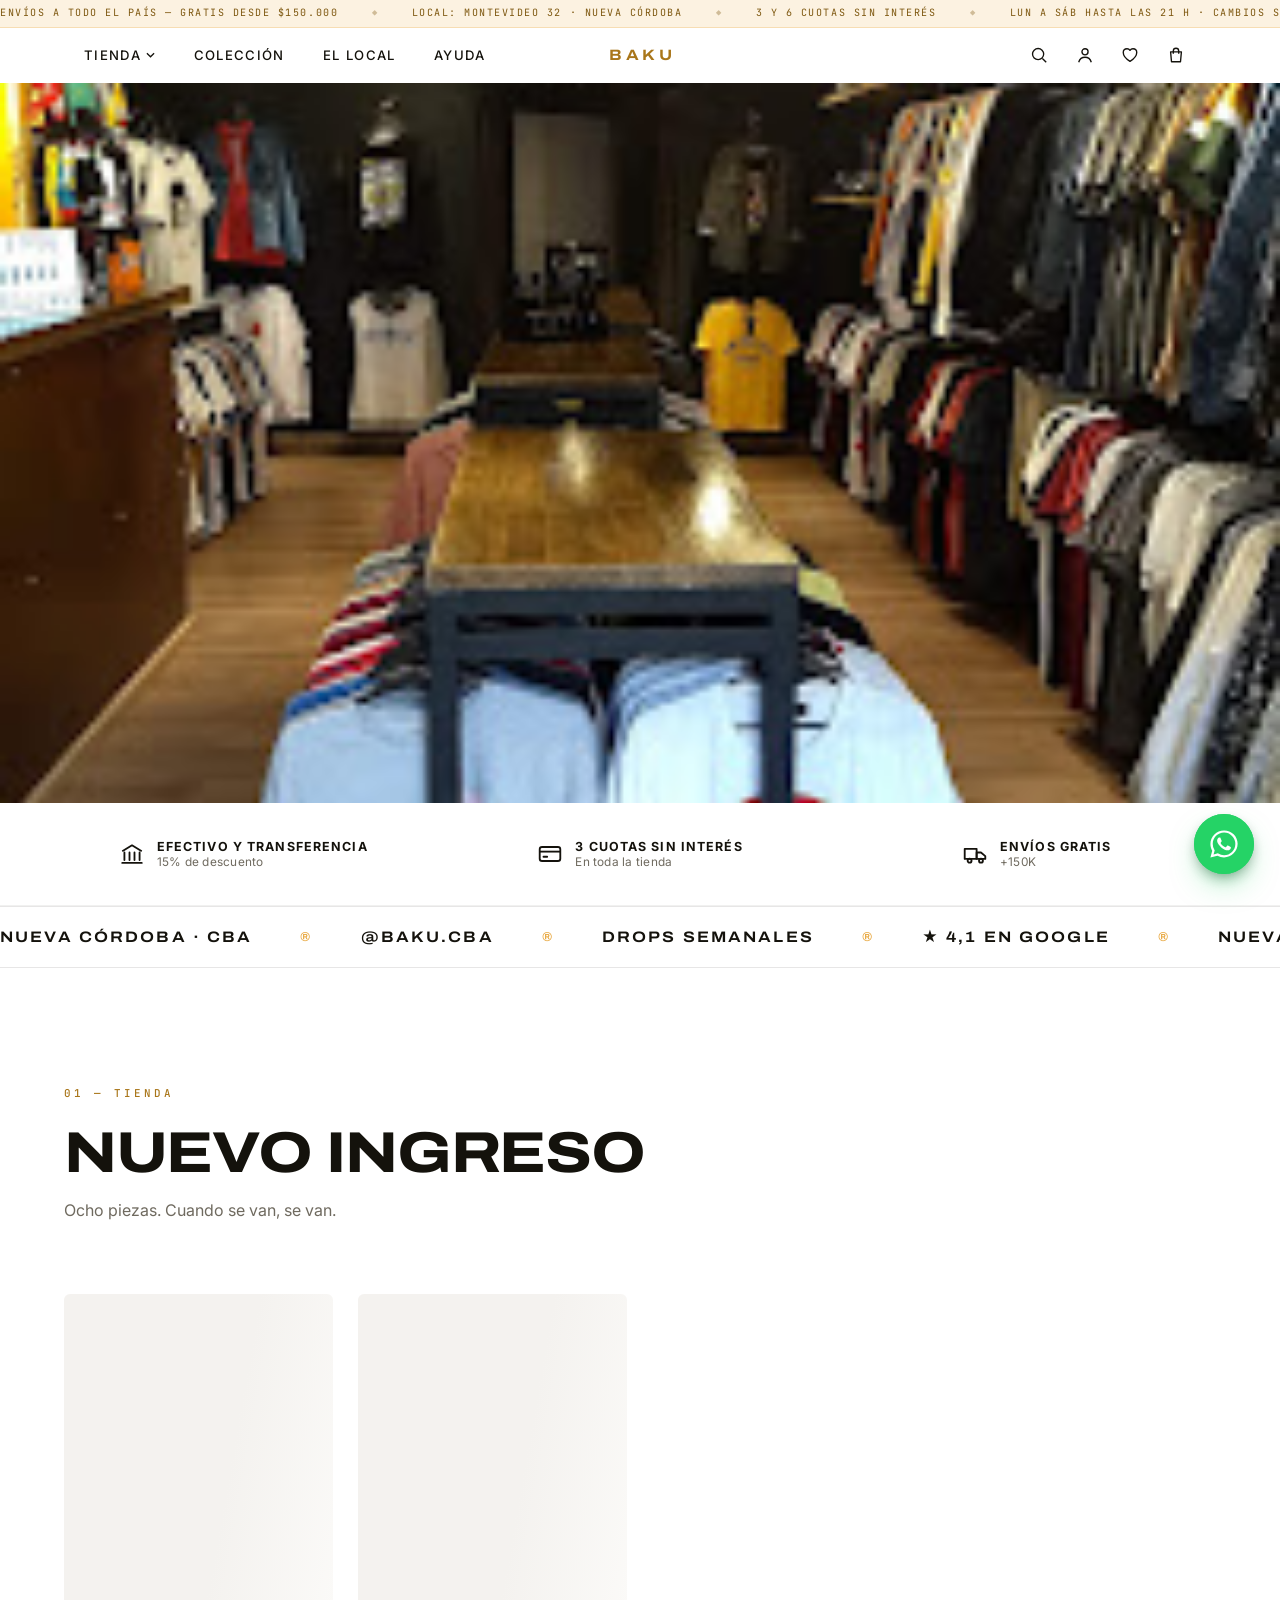
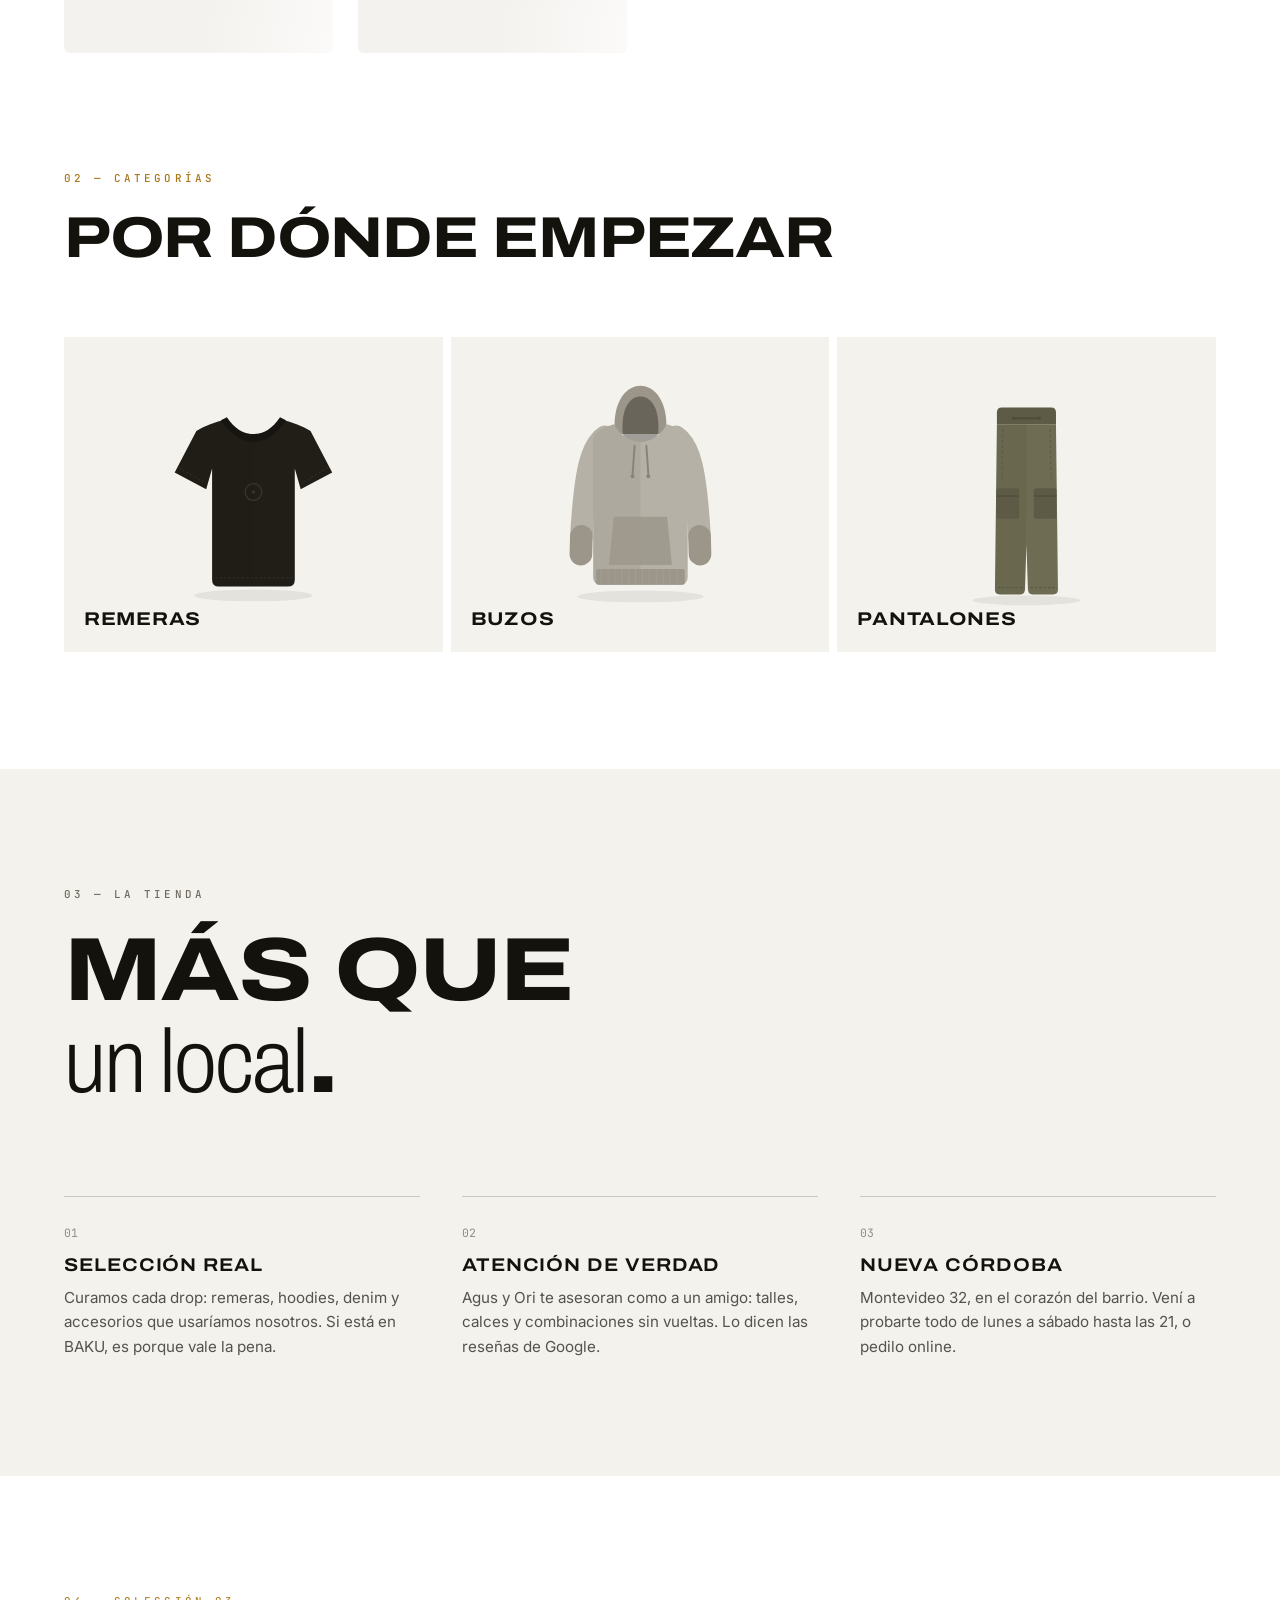
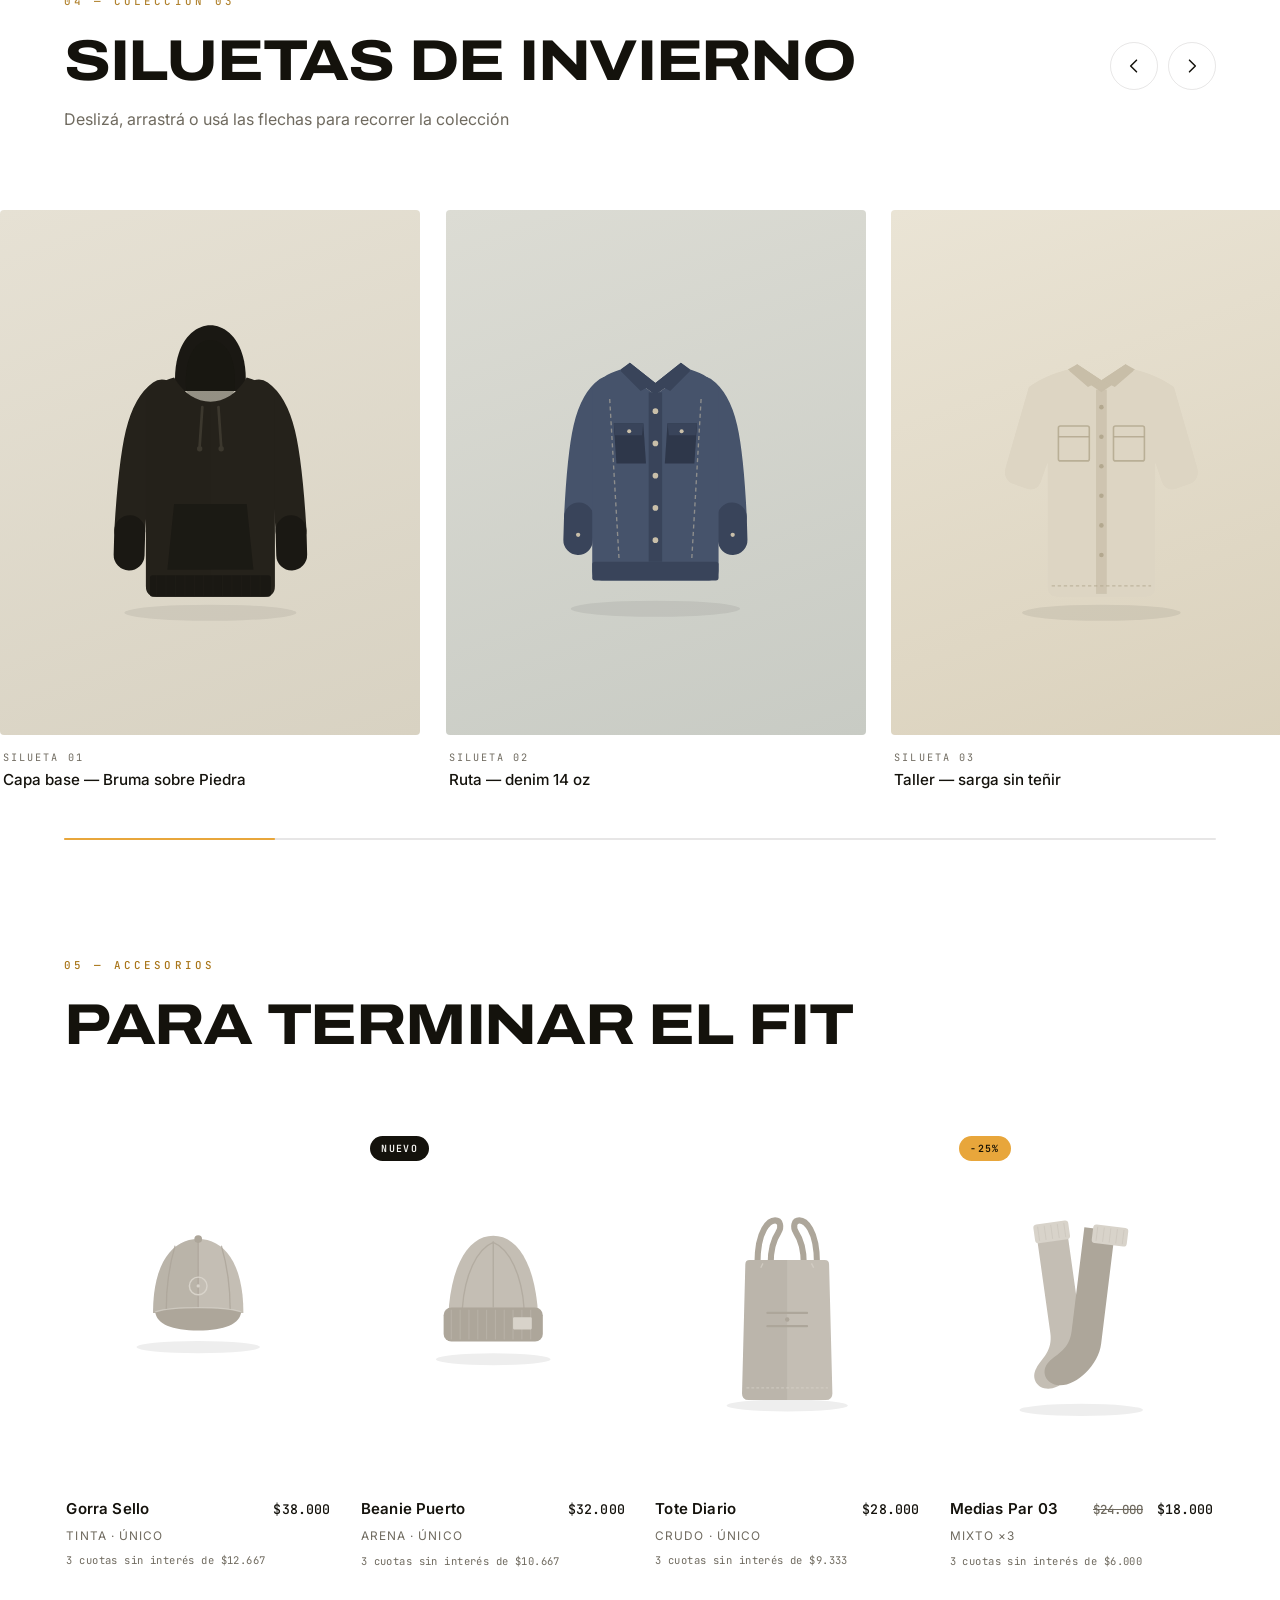
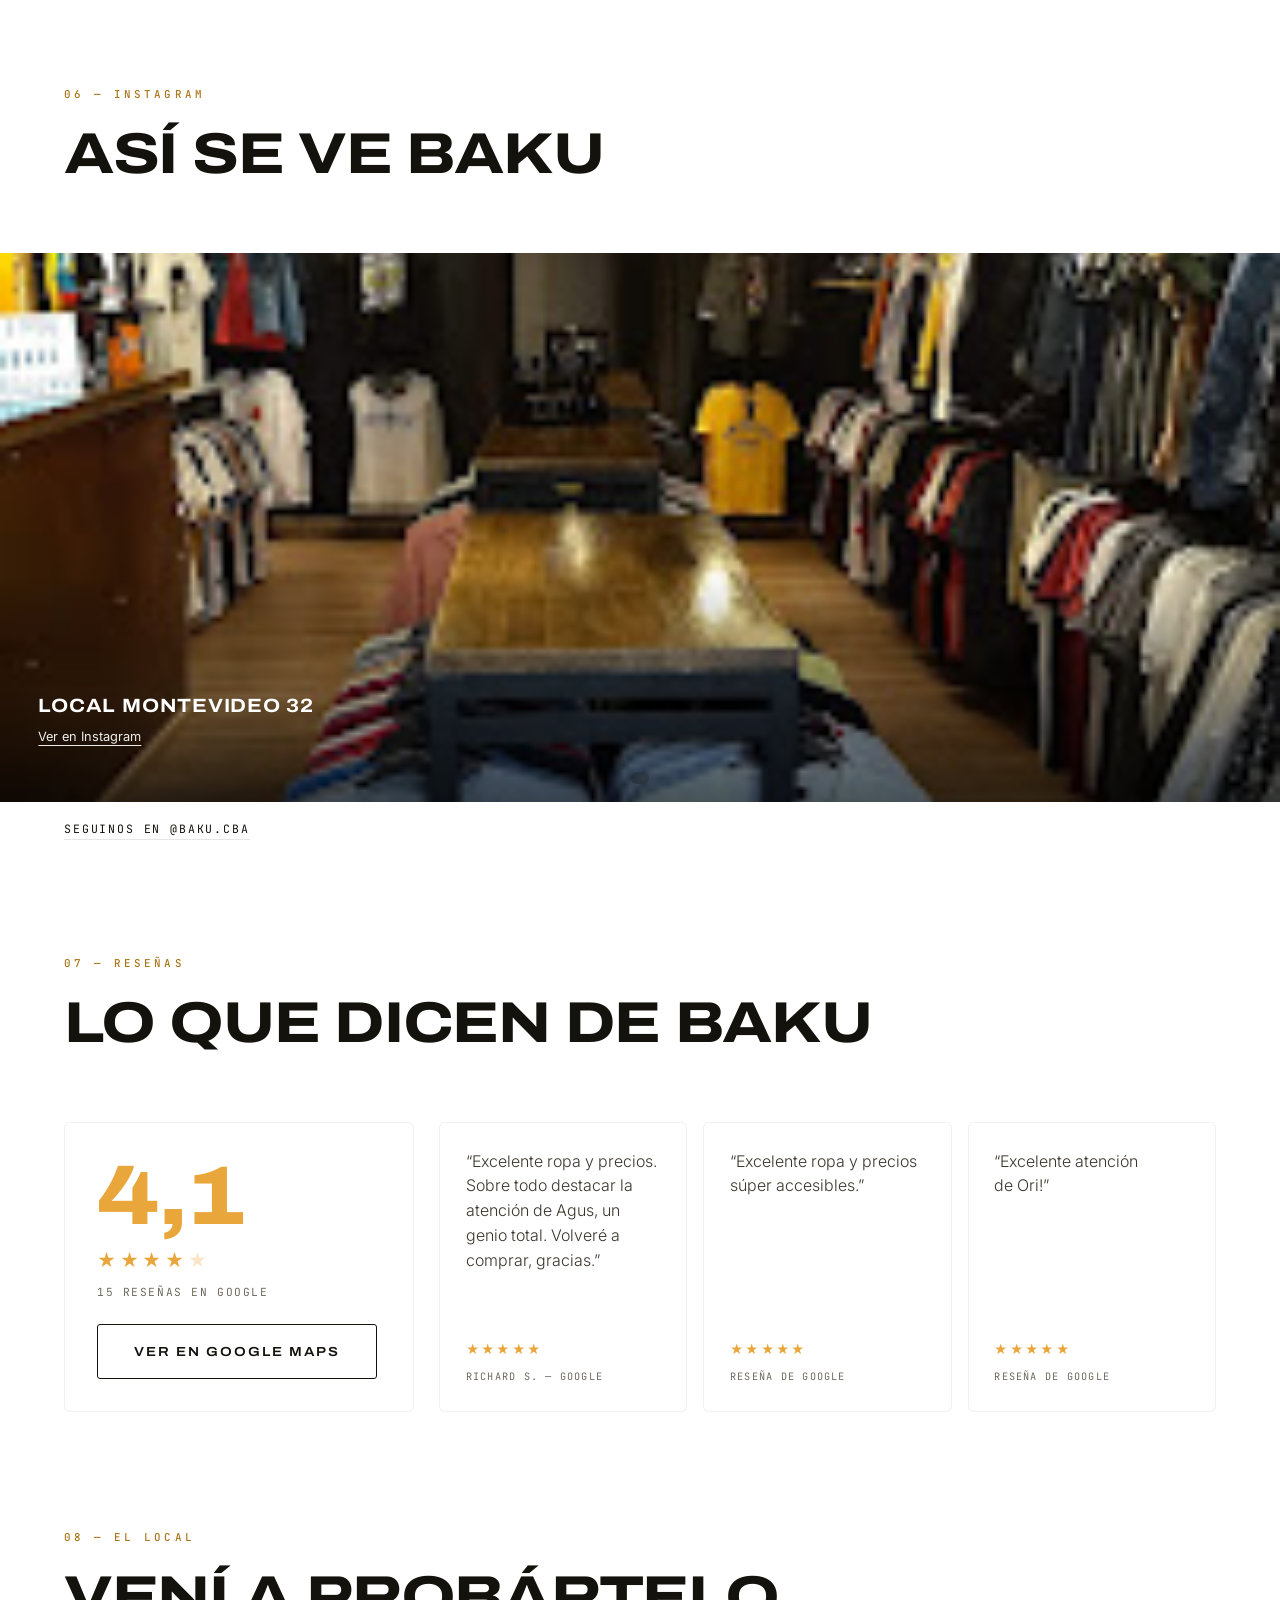
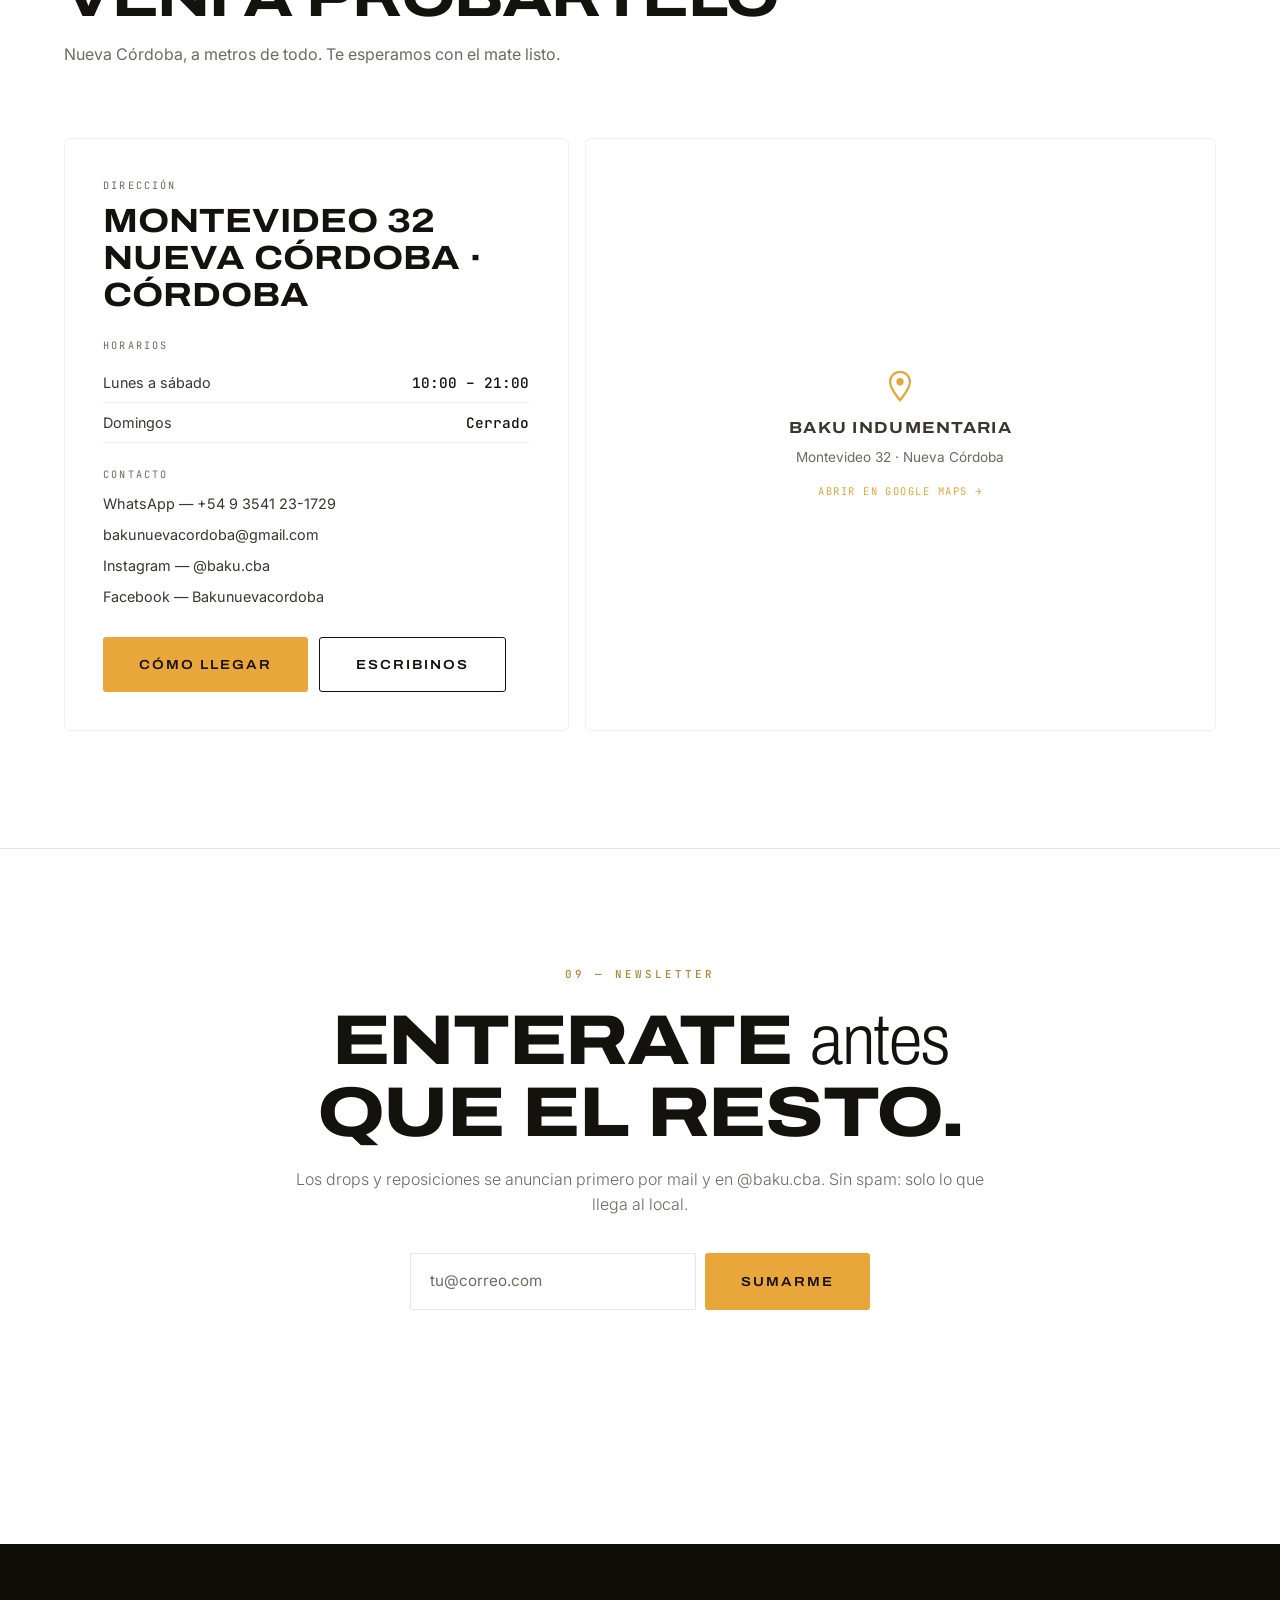
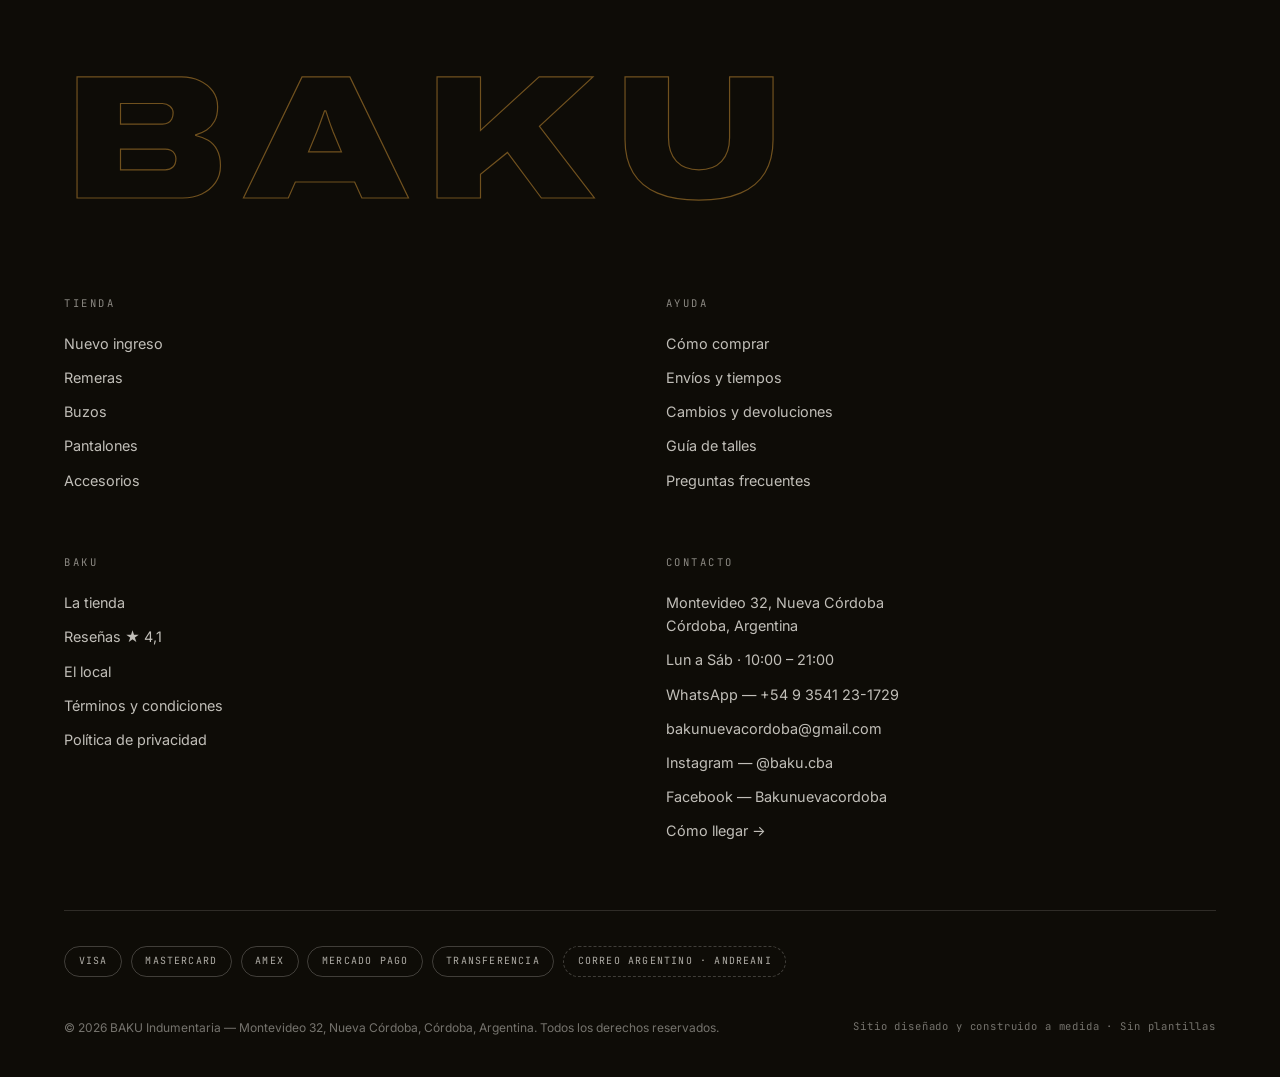
<file: index.html>
<!DOCTYPE html>
<html lang="es" class="no-js">
<head>
  <meta charset="UTF-8">
  <meta name="viewport" content="width=device-width, initial-scale=1.0">
  <title>BAKU Indumentaria — Streetwear masculino en Nueva Córdoba</title>
  <meta name="description" content="BAKU Indumentaria. Streetwear masculino en Nueva Córdoba: remeras, hoodies, denim y accesorios. Local en Montevideo 32, Córdoba — envíos a todo el país.">
  <meta property="og:title" content="BAKU Indumentaria">
  <meta property="og:description" content="Streetwear masculino en Nueva Córdoba. Montevideo 32, Córdoba — envíos a todo el país.">
  <meta property="og:type" content="website">
  <meta name="theme-color" content="#14120C">

  <link rel="icon" href="data:image/svg+xml,%3Csvg xmlns='http://www.w3.org/2000/svg' viewBox='0 0 32 32'%3E%3Ccircle cx='16' cy='16' r='16' fill='%23100E09'/%3E%3Ccircle cx='16' cy='16' r='12.5' fill='none' stroke='%23E8A63B' stroke-width='1.2'/%3E%3Ctext x='16' y='21' font-family='Arial Black,sans-serif' font-size='13' font-weight='900' fill='%23E8A63B' text-anchor='middle'%3EB%3C/text%3E%3C/svg%3E">

  <link rel="preconnect" href="https://fonts.googleapis.com">
  <link rel="preconnect" href="https://fonts.gstatic.com" crossorigin>
  <link rel="stylesheet" href="https://fonts.googleapis.com/css2?family=Archivo:ital,wdth,wght@0,62..125,100..900;1,62..125,100..900&family=Inter:wght@300..600&family=JetBrains+Mono:wght@300..500&display=swap">

  <link rel="preload" as="image" href="assets/img/local-interior.jpg" fetchpriority="high">
  <link rel="stylesheet" href="styles.css?v=20260748_v12">
</head>
<body>

  <a class="skip-link" href="#main">Saltar al contenido</a>

  <!-- ==========================================================
       SPLASH
       ========================================================== -->
  <div class="splash" data-splash aria-hidden="true">
    <div class="splash-mark">
      <span class="splash-word">BAKU</span>
      <span class="splash-sub">Indumentaria · CBA</span>
    </div>
  </div>

  <!-- Barra de progreso de scroll -->
  <div class="scroll-progress" data-progress aria-hidden="true"></div>

  <!-- ==========================================================
       TOP BAR — anuncio en marquee
       ========================================================== -->
  <div class="topbar" aria-hidden="true">
    <div class="topbar-track" data-cms-anuncios>
      <span>Envíos a todo el país — gratis desde $150.000</span><i>◆</i>
      <span>Local: Montevideo 32 · Nueva Córdoba</span><i>◆</i>
      <span>3 y 6 cuotas sin interés</span><i>◆</i>
      <span>Lun a Sáb hasta las 21 h · Cambios sin cargo</span><i>◆</i>
      <span>Envíos a todo el país — gratis desde $150.000</span><i>◆</i>
      <span>Local: Montevideo 32 · Nueva Córdoba</span><i>◆</i>
      <span>3 y 6 cuotas sin interés</span><i>◆</i>
      <span>Lun a Sáb hasta las 21 h · Cambios sin cargo</span><i>◆</i>
    </div>
  </div>

  <!-- ==========================================================
       HEADER
       ========================================================== -->
  <header class="header" data-header>
    <nav class="header-inner" aria-label="Principal">
      <button class="nav-burger" data-burger aria-label="Abrir menú" aria-expanded="false">
        <span></span><span></span>
      </button>

      <ul class="nav-links" role="list">
        <li class="has-mega">
          <a href="#nuevo" data-mega-trigger>Tienda<svg viewBox="0 0 10 6" class="chev" aria-hidden="true"><path d="M1 1l4 4 4-4" fill="none" stroke="currentColor" stroke-width="1.4"/></svg></a>
        </li>
        <li><a href="#lookbook" data-cms="menu_coleccion">Colección</a></li>
        <li><a href="#local" data-cms="menu_local">El Local</a></li>
        <li><a href="#contacto" data-cms="menu_ayuda">Ayuda</a></li>
      </ul>

      <a class="logo" href="#" aria-label="BAKU Indumentaria — inicio">BAKU</a>

      <div class="nav-tools">
        <button class="tool" data-open-search aria-label="Buscar">
          <svg viewBox="0 0 20 20" aria-hidden="true"><circle cx="9" cy="9" r="6.2" fill="none" stroke="currentColor" stroke-width="1.5"/><path d="M13.8 13.8L18 18" stroke="currentColor" stroke-width="1.5"/></svg>
        </button>
        <button class="tool tool-account" data-open-account aria-label="Mi cuenta">
          <svg viewBox="0 0 20 20" aria-hidden="true"><circle cx="10" cy="6.5" r="3.4" fill="none" stroke="currentColor" stroke-width="1.5"/><path d="M3 18c1.2-4 4-5.5 7-5.5s5.8 1.5 7 5.5" fill="none" stroke="currentColor" stroke-width="1.5"/></svg>
        </button>
        <button class="tool" data-open-wishlist aria-label="Favoritos">
          <svg viewBox="0 0 20 20" aria-hidden="true"><path d="M10 17S2.5 12.6 2.5 7.3C2.5 4.8 4.4 3 6.7 3c1.4 0 2.6.7 3.3 1.8C10.7 3.7 11.9 3 13.3 3c2.3 0 4.2 1.8 4.2 4.3C17.5 12.6 10 17 10 17z" fill="none" stroke="currentColor" stroke-width="1.5" stroke-linejoin="round"/></svg>
          <span class="tool-count" data-wish-count hidden>0</span>
        </button>
        <button class="tool" data-open-cart aria-label="Carrito">
          <svg viewBox="0 0 20 20" aria-hidden="true"><path d="M4 6.5h12l-1 11H5l-1-11z" fill="none" stroke="currentColor" stroke-width="1.5" stroke-linejoin="round"/><path d="M7 8.5v-3a3 3 0 016 0v3" fill="none" stroke="currentColor" stroke-width="1.5"/></svg>
          <span class="tool-count" data-cart-count hidden>0</span>
        </button>
      </div>
    </nav>

    <!-- Mega menú -->
    <div class="mega" data-mega aria-hidden="true">
      <div class="mega-inner">
        <div class="mega-col">
          <p class="mega-label">Categorías</p>
          <ul role="list">
            <li><a href="#nuevo">Nuevo ingreso</a></li>
            <li><a href="#categorias">Remeras</a></li>
            <li><a href="#categorias">Buzos &amp; Hoodies</a></li>
            <li><a href="#categorias">Pantalones</a></li>
            <li><a href="#accesorios">Accesorios</a></li>
          </ul>
        </div>
        <div class="mega-col">
          <p class="mega-label">Colecciones</p>
          <ul role="list">
            <li><a href="#lookbook">Colección 03 — Invierno</a></li>
            <li><a href="#lookbook">Básicos permanentes</a></li>
            <li><a href="#nuevo">Últimas unidades</a></li>
          </ul>
        </div>
        <div class="mega-col">
          <p class="mega-label">BAKU</p>
          <ul role="list">
            <li><a href="#studio">La tienda</a></li>
            <li><a href="#resenas">Reseñas ★ 4,1</a></li>
            <li><a href="#local">Cómo llegar</a></li>
          </ul>
        </div>
        <a class="mega-feature" href="producto.html?id=hoodie-bruma-niebla">
          <svg class="mega-feature-art" viewBox="0 0 400 500" style="--g1:#B6B1A6;--g2:#9C968A;--g3:#8A8478" aria-hidden="true"><use href="#g-hoodie"/></svg>
          <span class="mega-feature-tag">Recién llegado</span>
          <span class="mega-feature-name">Hoodie Bruma — Niebla</span>
        </a>
      </div>
    </div>
  </header>

  <!-- Menú móvil -->
  <div class="mobile-menu" data-mobile-menu aria-hidden="true">
    <nav aria-label="Menú móvil">
      <a href="#nuevo">Tienda</a>
      <a href="#categorias">Categorías</a>
      <a href="#lookbook">Colección</a>
      <a href="#local">El Local</a>
      <a href="#contacto">Ayuda</a>
    </nav>
    <p class="mobile-menu-foot">BAKU Indumentaria — Montevideo 32, Nueva Córdoba</p>
  </div>

  <main id="main">

    <!-- ========================================================
         HERO
         ======================================================== -->
    <section class="hero hero-photo" aria-label="Presentación">
      <div class="hero-bg" aria-hidden="true">
        <img src="assets/img/local-interior.jpg" alt="" fetchpriority="high" loading="eager" decoding="async">
        <div class="hero-bg-tint"></div>
      </div>
      <div class="hero-ghost" aria-hidden="true"><span>BAKU</span></div>
      <div class="hero-grain" aria-hidden="true"></div>

      <div class="hero-inner">
        <p class="hero-kicker reveal" data-cms="hero_kicker">Indumentaria masculina · Montevideo 32 · Nueva Córdoba</p>
        <h1 class="hero-title">
          <span class="hero-line"><em data-cms="hero_titulo1">El street</em></span>
          <span class="hero-line"><span data-cms="hero_titulo2">de Córdoba</span><b>.</b></span>
        </h1>
        <p class="hero-sub reveal" data-cms="hero_sub">Remeras, hoodies, denim y accesorios seleccionados. Drops semanales en el local de Nueva Córdoba y envíos a todo el país.</p>
        <div class="hero-actions reveal">
          <a class="btn btn-solid" href="#nuevo" data-cms="hero_btn1_texto" data-cms-link="hero_btn1_link">Ver lo nuevo</a>
          <a class="btn btn-line" href="#lookbook" data-cms="hero_btn2_texto" data-cms-link="hero_btn2_link">Explorar colección</a>
        </div>
      </div>

      <svg class="hero-seal" viewBox="0 0 120 120" aria-hidden="true">
        <defs><path id="seal-ring" d="M60 12a48 48 0 110 96 48 48 0 010-96z"/></defs>
        <text><textPath href="#seal-ring">BAKU INDUMENTARIA · NUEVA CÓRDOBA · MONTEVIDEO 32 ·</textPath></text>
        <circle cx="60" cy="60" r="3" fill="currentColor"/>
      </svg>

      <a class="hero-scroll" href="#ticker" aria-label="Bajar al contenido">
        <span></span>
      </a>
    </section>

    <!-- ========================================================
         BENEFICIOS — franja debajo del banner
         Los textos se editan en el panel (Configuración → Contenido)
         ======================================================== -->
    <section class="perks" aria-label="Beneficios de la tienda">
      <div class="perks-inner">
        <div class="perk">
          <svg class="perk-ico" viewBox="0 0 24 24" aria-hidden="true">
            <path d="M3 9.5L12 4l9 5.5" fill="none" stroke="currentColor" stroke-width="1.7" stroke-linejoin="round"/>
            <path d="M5 10.5v7M9.7 10.5v7M14.3 10.5v7M19 10.5v7" stroke="currentColor" stroke-width="1.7" stroke-linecap="round"/>
            <path d="M3 20.2h18" stroke="currentColor" stroke-width="1.7" stroke-linecap="round"/>
          </svg>
          <div class="perk-txt">
            <strong data-cms="perk1_titulo">Efectivo y transferencia</strong>
            <span data-cms="perk1_sub">15% de descuento</span>
          </div>
        </div>

        <div class="perk">
          <svg class="perk-ico" viewBox="0 0 24 24" aria-hidden="true">
            <rect x="2.5" y="5.5" width="19" height="13" rx="2.2" fill="none" stroke="currentColor" stroke-width="1.7"/>
            <path d="M2.5 9.8h19" stroke="currentColor" stroke-width="1.7"/>
            <path d="M6 14.5h3.4" stroke="currentColor" stroke-width="1.7" stroke-linecap="round"/>
          </svg>
          <div class="perk-txt">
            <strong data-cms="perk2_titulo">3 cuotas sin interés</strong>
            <span data-cms="perk2_sub">En toda la tienda</span>
          </div>
        </div>

        <div class="perk">
          <svg class="perk-ico" viewBox="0 0 24 24" aria-hidden="true">
            <path d="M2.5 7.2h11v9.3h-11z" fill="none" stroke="currentColor" stroke-width="1.7" stroke-linejoin="round"/>
            <path d="M13.5 10.6h4l4 3.4v2.5h-8z" fill="none" stroke="currentColor" stroke-width="1.7" stroke-linejoin="round"/>
            <circle cx="7" cy="18.2" r="1.8" fill="none" stroke="currentColor" stroke-width="1.7"/>
            <circle cx="17.5" cy="18.2" r="1.8" fill="none" stroke="currentColor" stroke-width="1.7"/>
          </svg>
          <div class="perk-txt">
            <strong data-cms="perk3_titulo">Envíos gratis</strong>
            <span data-cms="perk3_sub">+150K</span>
          </div>
        </div>
      </div>
    </section>

    <!-- ========================================================
         TICKER de marca
         ======================================================== -->
    <div class="ticker" id="ticker" aria-hidden="true">
      <div class="ticker-track" data-cms-ticker>
        <span>Nueva Córdoba · CBA</span><i>®</i><span>@baku.cba</span><i>®</i><span>Drops semanales</span><i>®</i><span>★ 4,1 en Google</span><i>®</i>
        <span>Nueva Córdoba · CBA</span><i>®</i><span>@baku.cba</span><i>®</i><span>Drops semanales</span><i>®</i><span>★ 4,1 en Google</span><i>®</i>
      </div>
    </div>

    <!-- ========================================================
         NUEVO INGRESO — grid principal
         ======================================================== -->
    <section class="shop" id="nuevo">
      <header class="section-head reveal">
        <p class="section-kicker">01 — Tienda</p>
        <h2 data-cms="seccion_productos_titulo">Nuevo ingreso</h2>
        <p class="section-note" data-cms="seccion_productos_nota">Ocho piezas. Cuando se van, se van.</p>
      </header>

      <div class="grid" data-grid>
        <!-- Los productos se cargan dinámicamente desde Google Sheets API -->
        <div class="sheets-loading" style="grid-column: 1/-1; text-align: center; padding: 4rem 1rem; color: var(--ink-mute);">
          <p style="font-size: 1.1rem; margin-bottom: 0.5rem;">Cargando catálogo en tiempo real...</p>
        </div>
      </div>
    </section>

    <!-- ========================================================
         CATEGORÍAS
         ======================================================== -->
    <section class="cats" id="categorias">
      <header class="section-head reveal">
        <p class="section-kicker">02 — Categorías</p>
        <h2 data-cms="seccion_categorias_titulo">Por dónde empezar</h2>
      </header>
      <div class="cats-grid">
        <a class="cat reveal" href="#nuevo">
          <svg class="cat-art" viewBox="0 0 400 500" style="--g1:#211E18;--g2:#171511;--g3:#3A362D" aria-hidden="true"><use href="#g-tee"/></svg>
          <div class="cat-meta">
            <span class="cat-name">Remeras</span>
          </div>
        </a>
        <a class="cat reveal" href="#nuevo">
          <svg class="cat-art" viewBox="0 0 400 500" style="--g1:#B6B1A6;--g2:#9C968A;--g3:#8A8478" aria-hidden="true"><use href="#g-hoodie"/></svg>
          <div class="cat-meta">
            <span class="cat-name">Buzos</span>
          </div>
        </a>
        <a class="cat reveal" href="#nuevo">
          <svg class="cat-art" viewBox="0 0 400 500" style="--g1:#6E6C53;--g2:#5D5B45;--g3:#4E4C3A" aria-hidden="true"><use href="#g-pants"/></svg>
          <div class="cat-meta">
            <span class="cat-name">Pantalones</span>
          </div>
        </a>
      </div>
    </section>

    <!-- ========================================================
         STUDIO — manifiesto
         ======================================================== -->
    <section class="studio" id="studio">
      <div class="studio-inner">
        <p class="section-kicker reveal">03 — La tienda</p>
        <h2 class="studio-title" data-cms="studio_titulo">Más que<br><em>un local</em>.</h2>
        <div class="studio-cols">
          <div class="studio-col reveal">
            <span class="studio-num">01</span>
            <h3 data-cms="studio_c1_titulo">Selección real</h3>
            <p data-cms="studio_c1_texto">Curamos cada drop: remeras, hoodies, denim y accesorios que usaríamos nosotros. Si está en BAKU, es porque vale la pena.</p>
          </div>
          <div class="studio-col reveal">
            <span class="studio-num">02</span>
            <h3 data-cms="studio_c2_titulo">Atención de verdad</h3>
            <p data-cms="studio_c2_texto">Agus y Ori te asesoran como a un amigo: talles, calces y combinaciones sin vueltas. Lo dicen las reseñas de Google.</p>
          </div>
          <div class="studio-col reveal">
            <span class="studio-num">03</span>
            <h3 data-cms="studio_c3_titulo">Nueva Córdoba</h3>
            <p data-cms="studio_c3_texto">Montevideo 32, en el corazón del barrio. Vení a probarte todo de lunes a sábado hasta las 21, o pedilo online.</p>
          </div>
        </div>
      </div>
    </section>

    <!-- ========================================================
         LOOKBOOK — scroll horizontal
         ======================================================== -->
    <section class="lookbook" id="lookbook">
      <header class="section-head reveal">
        <div class="look-head">
          <div class="look-head-text">
            <p class="section-kicker">04 — Colección 03</p>
            <h2 data-cms="lookbook_titulo">Siluetas de invierno</h2>
          </div>
          <div class="look-nav" data-look-nav>
            <button class="look-arrow" data-look-prev aria-label="Silueta anterior">
              <svg viewBox="0 0 24 24" aria-hidden="true"><path d="M15 5l-7 7 7 7" fill="none" stroke="currentColor" stroke-width="1.8" stroke-linecap="round" stroke-linejoin="round"/></svg>
            </button>
            <button class="look-arrow" data-look-next aria-label="Silueta siguiente">
              <svg viewBox="0 0 24 24" aria-hidden="true"><path d="M9 5l7 7-7 7" fill="none" stroke="currentColor" stroke-width="1.8" stroke-linecap="round" stroke-linejoin="round"/></svg>
            </button>
          </div>
        </div>
        <p class="section-note" data-cms="lookbook_nota">Deslizá, arrastrá o usá las flechas para recorrer la colección</p>
      </header>

      <div class="look-viewport" data-look-viewport>
        <button class="look-edge look-edge-prev" data-look-prev aria-label="Silueta anterior" tabindex="-1">
          <svg viewBox="0 0 24 24" aria-hidden="true"><path d="M15 5l-7 7 7 7" fill="none" stroke="currentColor" stroke-width="2" stroke-linecap="round" stroke-linejoin="round"/></svg>
        </button>
        <button class="look-edge look-edge-next" data-look-next aria-label="Silueta siguiente" tabindex="-1">
          <svg viewBox="0 0 24 24" aria-hidden="true"><path d="M9 5l7 7-7 7" fill="none" stroke="currentColor" stroke-width="2" stroke-linecap="round" stroke-linejoin="round"/></svg>
        </button>
        <div class="look-track" data-look-track tabindex="0" aria-label="Lookbook, galería horizontal">
        <figure class="look">
          <div class="look-art look-art-a">
            <svg viewBox="0 0 400 500" style="--g1:#25221B;--g2:#1A1813;--g3:#3C382E" aria-hidden="true"><use href="#g-hoodie"/></svg>
          </div>
          <figcaption>
            <span class="look-num">Silueta 01</span>
            <span class="look-name">Capa base — Bruma sobre Piedra</span>
          </figcaption>
        </figure>
        <figure class="look">
          <div class="look-art look-art-b">
            <svg viewBox="0 0 400 500" style="--g1:#46536B;--g2:#39445A;--g3:#2E374A" aria-hidden="true"><use href="#g-jacket"/></svg>
          </div>
          <figcaption>
            <span class="look-num">Silueta 02</span>
            <span class="look-name">Ruta — denim 14 oz</span>
          </figcaption>
        </figure>
        <figure class="look">
          <div class="look-art look-art-c">
            <svg viewBox="0 0 400 500" style="--g1:#DDD5C3;--g2:#C8BEA8;--g3:#B3A88F" aria-hidden="true"><use href="#g-shirt"/></svg>
          </div>
          <figcaption>
            <span class="look-num">Silueta 03</span>
            <span class="look-name">Taller — sarga sin teñir</span>
          </figcaption>
        </figure>
        <figure class="look">
          <div class="look-art look-art-d">
            <svg viewBox="0 0 400 500" style="--g1:#6E6C53;--g2:#5D5B45;--g3:#4E4C3A" aria-hidden="true"><use href="#g-pants"/></svg>
          </div>
          <figcaption>
            <span class="look-num">Silueta 04</span>
            <span class="look-name">Franco — fuelle y caída recta</span>
          </figcaption>
        </figure>
        <figure class="look look-cta">
          <a class="btn btn-line" href="#nuevo">Ver todo →</a>
        </figure>
        </div>
      </div>

      <div class="look-progress" aria-hidden="true"><span data-look-progress></span></div>
    </section>

    <!-- ========================================================
         ACCESORIOS
         ======================================================== -->
    <section class="shop shop-alt" id="accesorios">
      <header class="section-head reveal">
        <p class="section-kicker">05 — Accesorios</p>
        <h2 data-cms="accesorios_titulo">Para terminar el fit</h2>
      </header>

      <div class="grid grid-4">

        <article class="card reveal" data-product="gorra-sello" style="--g1:#24211B;--g2:#191713;--g3:#39352B">
          <div class="card-media">
            <a class="card-link" href="producto.html?id=gorra-sello" aria-label="Ver producto"></a>
            <button class="card-fav" data-fav aria-label="Agregar Gorra Sello a favoritos" aria-pressed="false"><svg viewBox="0 0 20 20"><path d="M10 17S2.5 12.6 2.5 7.3C2.5 4.8 4.4 3 6.7 3c1.4 0 2.6.7 3.3 1.8C10.7 3.7 11.9 3 13.3 3c2.3 0 4.2 1.8 4.2 4.3C17.5 12.6 10 17 10 17z"/></svg></button>
            <div class="card-art">
              <svg class="art art-front" viewBox="0 0 400 500" aria-hidden="true"><use href="#g-cap"/></svg>
              <svg class="art art-back art-flip" viewBox="0 0 400 500" aria-hidden="true"><use href="#g-cap"/></svg>
            </div>
            <div class="card-actions">
              <button class="card-btn" data-quickview>Vista rápida</button>
              <button class="card-btn card-btn-dark" data-add>Agregar</button>
            </div>
          </div>
          <div class="card-info">
            <div class="card-row">
              <h3 class="card-name"><a href="producto.html?id=gorra-sello">Gorra Sello</a></h3>
              <p class="card-price">$38.000</p>
            </div>
            <p class="card-color">Tinta · Único</p>
            <p class="card-cuotas">3 cuotas sin interés de $12.667</p>
          </div>
        </article>

        <article class="card reveal" data-product="beanie-puerto" style="--g1:#C9B99E;--g2:#B2A084;--g3:#A08E71">
          <div class="card-media">
            <a class="card-link" href="producto.html?id=beanie-puerto" aria-label="Ver producto"></a>
            <span class="badge badge-new">Nuevo</span>
            <button class="card-fav" data-fav aria-label="Agregar Beanie Puerto a favoritos" aria-pressed="false"><svg viewBox="0 0 20 20"><path d="M10 17S2.5 12.6 2.5 7.3C2.5 4.8 4.4 3 6.7 3c1.4 0 2.6.7 3.3 1.8C10.7 3.7 11.9 3 13.3 3c2.3 0 4.2 1.8 4.2 4.3C17.5 12.6 10 17 10 17z"/></svg></button>
            <div class="card-art">
              <svg class="art art-front" viewBox="0 0 400 500" aria-hidden="true"><use href="#g-beanie"/></svg>
              <svg class="art art-back art-flip" viewBox="0 0 400 500" aria-hidden="true"><use href="#g-beanie"/></svg>
            </div>
            <div class="card-actions">
              <button class="card-btn" data-quickview>Vista rápida</button>
              <button class="card-btn card-btn-dark" data-add>Agregar</button>
            </div>
          </div>
          <div class="card-info">
            <div class="card-row">
              <h3 class="card-name"><a href="producto.html?id=beanie-puerto">Beanie Puerto</a></h3>
              <p class="card-price">$32.000</p>
            </div>
            <p class="card-color">Arena · Único</p>
            <p class="card-cuotas">3 cuotas sin interés de $10.667</p>
          </div>
        </article>

        <article class="card reveal" data-product="tote-diario" style="--g1:#E0D8C6;--g2:#CBC1AA;--g3:#B7AC92">
          <div class="card-media">
            <a class="card-link" href="producto.html?id=tote-diario" aria-label="Ver producto"></a>
            <button class="card-fav" data-fav aria-label="Agregar Tote Diario a favoritos" aria-pressed="false"><svg viewBox="0 0 20 20"><path d="M10 17S2.5 12.6 2.5 7.3C2.5 4.8 4.4 3 6.7 3c1.4 0 2.6.7 3.3 1.8C10.7 3.7 11.9 3 13.3 3c2.3 0 4.2 1.8 4.2 4.3C17.5 12.6 10 17 10 17z"/></svg></button>
            <div class="card-art">
              <svg class="art art-front" viewBox="0 0 400 500" aria-hidden="true"><use href="#g-tote"/></svg>
              <svg class="art art-back art-flip" viewBox="0 0 400 500" aria-hidden="true"><use href="#g-tote"/></svg>
            </div>
            <div class="card-actions">
              <button class="card-btn" data-quickview>Vista rápida</button>
              <button class="card-btn card-btn-dark" data-add>Agregar</button>
            </div>
          </div>
          <div class="card-info">
            <div class="card-row">
              <h3 class="card-name"><a href="producto.html?id=tote-diario">Tote Diario</a></h3>
              <p class="card-price">$28.000</p>
            </div>
            <p class="card-color">Crudo · Único</p>
            <p class="card-cuotas">3 cuotas sin interés de $9.333</p>
          </div>
        </article>

        <article class="card reveal" data-product="medias-par-03" style="--g1:#E2DBCB;--g2:#26231C;--g3:#C0B096">
          <div class="card-media">
            <a class="card-link" href="producto.html?id=medias-par-03" aria-label="Ver producto"></a>
            <span class="badge badge-sale">−25%</span>
            <button class="card-fav" data-fav aria-label="Agregar Medias Par 03 a favoritos" aria-pressed="false"><svg viewBox="0 0 20 20"><path d="M10 17S2.5 12.6 2.5 7.3C2.5 4.8 4.4 3 6.7 3c1.4 0 2.6.7 3.3 1.8C10.7 3.7 11.9 3 13.3 3c2.3 0 4.2 1.8 4.2 4.3C17.5 12.6 10 17 10 17z"/></svg></button>
            <div class="card-art">
              <svg class="art art-front" viewBox="0 0 400 500" aria-hidden="true"><use href="#g-socks"/></svg>
              <svg class="art art-back art-flip" viewBox="0 0 400 500" aria-hidden="true"><use href="#g-socks"/></svg>
            </div>
            <div class="card-actions">
              <button class="card-btn" data-quickview>Vista rápida</button>
              <button class="card-btn card-btn-dark" data-add>Agregar</button>
            </div>
          </div>
          <div class="card-info">
            <div class="card-row">
              <h3 class="card-name"><a href="producto.html?id=medias-par-03">Medias Par 03</a></h3>
              <p class="card-price"><s>$24.000</s> $18.000</p>
            </div>
            <p class="card-color">Mixto ×3</p>
            <p class="card-cuotas">3 cuotas sin interés de $6.000</p>
          </div>
        </article>

      </div>
    </section>

    <!-- ========================================================
         INSTAGRAM — carrusel de fotos, se cargan desde el panel
         ======================================================== -->
    <section class="ig" id="instagram" aria-label="Fotos de nuestro Instagram">
      <header class="section-head reveal">
        <p class="section-kicker">06 — Instagram</p>
        <h2 data-cms="instagram_titulo">Así se ve BAKU</h2>
      </header>

      <div class="ig-viewport" data-ig>
        <div class="ig-track" data-ig-track>
          <a class="ig-slide" href="https://www.instagram.com/baku.cba/" target="_blank" rel="noopener">
            <img class="ig-photo" src="assets/img/local-interior.jpg" alt="Interior del local de BAKU" loading="lazy">
            <div class="ig-meta">
              <span class="ig-title">Local Montevideo 32</span>
              <span class="ig-link">Ver en Instagram</span>
            </div>
          </a>
        </div>

        <button class="ig-arrow ig-arrow-prev" data-ig-prev aria-label="Foto anterior">
          <svg viewBox="0 0 24 24" aria-hidden="true"><path d="M15 5l-7 7 7 7" fill="none" stroke="currentColor" stroke-width="1.8" stroke-linecap="round" stroke-linejoin="round"/></svg>
        </button>
        <button class="ig-arrow ig-arrow-next" data-ig-next aria-label="Foto siguiente">
          <svg viewBox="0 0 24 24" aria-hidden="true"><path d="M9 5l7 7-7 7" fill="none" stroke="currentColor" stroke-width="1.8" stroke-linecap="round" stroke-linejoin="round"/></svg>
        </button>

        <div class="ig-dots" data-ig-dots aria-hidden="true"></div>
      </div>

      <p class="ig-cta">
        <a href="https://www.instagram.com/baku.cba/" target="_blank" rel="noopener" data-ig-perfil>Seguinos en @baku.cba</a>
      </p>
    </section>

    <!-- ========================================================
         RESEÑAS — Google
         ======================================================== -->
    <section class="reviews" id="resenas">
      <header class="section-head reveal">
        <p class="section-kicker">07 — Reseñas</p>
        <h2 data-cms="reviews_titulo">Lo que dicen de BAKU</h2>
      </header>
      <div class="reviews-inner">
        <div class="reviews-score reveal">
          <span class="score-num" data-cms="reviews_score">4,1</span>
          <span class="score-stars" aria-label="4,1 de 5 estrellas">★★★★<i>★</i></span>
          <span class="score-note" data-cms="reviews_score_nota">15 reseñas en Google</span>
          <a class="btn btn-line" href="https://maps.google.com/?q=BAKU+Indumentaria,+Montevideo+32,+C%C3%B3rdoba" target="_blank" rel="noopener" data-cms-link="reviews_maps_link">Ver en Google Maps</a>
        </div>
        <div class="reviews-grid">
          <blockquote class="review reveal">
            <p data-cms="review1_texto">“Excelente ropa y precios. Sobre todo destacar la atención de Agus, un genio total. Volveré a comprar, gracias.”</p>
            <footer><span class="review-stars">★★★★★</span><cite data-cms="review1_autor">Richard S. — Google</cite></footer>
          </blockquote>
          <blockquote class="review reveal">
            <p data-cms="review2_texto">“Excelente ropa y precios súper accesibles.”</p>
            <footer><span class="review-stars">★★★★★</span><cite data-cms="review2_autor">Reseña de Google</cite></footer>
          </blockquote>
          <blockquote class="review reveal">
            <p data-cms="review3_texto">“Excelente atención de Ori!”</p>
            <footer><span class="review-stars">★★★★★</span><cite data-cms="review3_autor">Reseña de Google</cite></footer>
          </blockquote>
        </div>
      </div>
    </section>

    <!-- ========================================================
         EL LOCAL — dirección, horarios, mapa
         ======================================================== -->
    <section class="local" id="local">
      <header class="section-head reveal">
        <p class="section-kicker">08 — El local</p>
        <h2 data-cms="local_titulo">Vení a probártelo</h2>
        <p class="section-note" data-cms="local_nota">Nueva Córdoba, a metros de todo. Te esperamos con el mate listo.</p>
      </header>
      <div class="local-grid">
        <div class="local-card reveal">
          <p class="local-label">Dirección</p>
          <p class="local-big">Montevideo 32<br>Nueva Córdoba · Córdoba</p>

          <p class="local-label">Horarios</p>
          <ul class="local-hours" role="list">
            <li><span>Lunes a sábado</span><strong>10:00 – 21:00</strong></li>
            <li><span>Domingos</span><strong>Cerrado</strong></li>
          </ul>

          <p class="local-label">Contacto</p>
          <ul class="local-links" role="list">
            <li><a href="https://wa.me/5493541231729" target="_blank" rel="noopener">WhatsApp — +54 9 3541 23-1729</a></li>
            <li><a href="mailto:bakunuevacordoba@gmail.com">bakunuevacordoba@gmail.com</a></li>
            <li><a href="https://www.instagram.com/baku.cba/" target="_blank" rel="noopener">Instagram — @baku.cba</a></li>
            <li><a href="https://www.facebook.com/Bakunuevacordoba/" target="_blank" rel="noopener">Facebook — Bakunuevacordoba</a></li>
          </ul>

          <div class="local-actions">
            <a class="btn btn-solid" href="https://www.google.com/maps/dir/?api=1&destination=BAKU+Indumentaria%2C+Montevideo+32%2C+C%C3%B3rdoba" target="_blank" rel="noopener">Cómo llegar</a>
            <a class="btn btn-line" href="https://wa.me/5493541231729" target="_blank" rel="noopener">Escribinos</a>
          </div>
        </div>
        <div class="local-map reveal">
          <a class="local-map-fallback" href="https://maps.google.com/?q=BAKU+Indumentaria,+Montevideo+32,+C%C3%B3rdoba" target="_blank" rel="noopener">
            <svg viewBox="0 0 24 24" aria-hidden="true"><path d="M12 2a7 7 0 00-7 7c0 5.2 7 13 7 13s7-7.8 7-13a7 7 0 00-7-7z" fill="none" stroke="currentColor" stroke-width="1.6"/><circle cx="12" cy="9" r="2.6" fill="currentColor"/></svg>
            <strong>BAKU Indumentaria</strong>
            <span>Montevideo 32 · Nueva Córdoba</span>
            <em>Abrir en Google Maps →</em>
          </a>
          <iframe src="https://www.google.com/maps?q=BAKU%20Indumentaria%2C%20Montevideo%2032%2C%20Nueva%20C%C3%B3rdoba%2C%20C%C3%B3rdoba%2C%20Argentina&output=embed" loading="lazy" title="Mapa — BAKU Indumentaria, Montevideo 32, Córdoba" referrerpolicy="no-referrer-when-downgrade" allowfullscreen></iframe>
        </div>
      </div>
    </section>

    <!-- ========================================================
         NEWSLETTER
         ======================================================== -->
    <section class="news" id="news">
      <div class="news-inner reveal">
        <p class="section-kicker">09 — Newsletter</p>
        <h2 class="news-title" data-cms="news_titulo">Enterate <em>antes</em> que el resto.</h2>
        <p class="news-sub" data-cms="news_sub">Los drops y reposiciones se anuncian primero por mail y en @baku.cba. Sin spam: solo lo que llega al local.</p>
        <form class="news-form" data-news-form novalidate>
          <label class="sr-only" for="news-email">Tu correo electrónico</label>
          <input id="news-email" type="email" name="email" placeholder="tu@correo.com" autocomplete="email" required>
          <button class="btn btn-solid" type="submit">Sumarme</button>
        </form>
        <p class="news-ok" data-news-ok hidden>Listo. Te escribimos antes del próximo drop ✳</p>
      </div>
    </section>

  </main>

  <!-- ==========================================================
       FOOTER
       ========================================================== -->
  <footer class="footer" id="contacto">
    <div class="footer-brand">
      <span class="footer-logo" aria-hidden="true">BAKU</span>
    </div>

    <div class="footer-grid">
      <div class="footer-col">
        <p class="footer-label" data-cms="footer_col1_label">Tienda</p>
        <ul role="list">
          <li><a href="#nuevo">Nuevo ingreso</a></li>
          <li><a href="#categorias">Remeras</a></li>
          <li><a href="#categorias">Buzos</a></li>
          <li><a href="#categorias">Pantalones</a></li>
          <li><a href="#accesorios">Accesorios</a></li>
        </ul>
      </div>
      <div class="footer-col">
        <p class="footer-label" data-cms="footer_col2_label">Ayuda</p>
        <ul role="list">
          <li><a href="#">Cómo comprar</a></li>
          <li><a href="#">Envíos y tiempos</a></li>
          <li><a href="#">Cambios y devoluciones</a></li>
          <li><a href="#">Guía de talles</a></li>
          <li><a href="#">Preguntas frecuentes</a></li>
        </ul>
      </div>
      <div class="footer-col">
        <p class="footer-label" data-cms="footer_col3_label">BAKU</p>
        <ul role="list">
          <li><a href="#studio">La tienda</a></li>
          <li><a href="#resenas">Reseñas ★ 4,1</a></li>
          <li><a href="#local">El local</a></li>
          <li><a href="#">Términos y condiciones</a></li>
          <li><a href="#">Política de privacidad</a></li>
        </ul>
      </div>
      <div class="footer-col">
        <p class="footer-label" data-cms="footer_col4_label">Contacto</p>
        <ul role="list">
          <li>Montevideo 32, Nueva Córdoba<br>Córdoba, Argentina</li>
          <li>Lun a Sáb · 10:00 – 21:00</li>
          <li><a href="https://wa.me/5493541231729" target="_blank" rel="noopener">WhatsApp — +54 9 3541 23-1729</a></li>
          <li><a href="mailto:bakunuevacordoba@gmail.com">bakunuevacordoba@gmail.com</a></li>
          <li><a href="https://www.instagram.com/baku.cba/" target="_blank" rel="noopener">Instagram — @baku.cba</a></li>
          <li><a href="https://www.facebook.com/Bakunuevacordoba/" target="_blank" rel="noopener">Facebook — Bakunuevacordoba</a></li>
          <li><a href="https://www.google.com/maps/dir/?api=1&destination=BAKU+Indumentaria%2C+Montevideo+32%2C+C%C3%B3rdoba" target="_blank" rel="noopener">Cómo llegar →</a></li>
        </ul>
      </div>
    </div>

    <div class="footer-pay" aria-label="Medios de pago y envío">
      <span class="pay-chip">Visa</span>
      <span class="pay-chip">Mastercard</span>
      <span class="pay-chip">Amex</span>
      <span class="pay-chip">Mercado Pago</span>
      <span class="pay-chip">Transferencia</span>
      <span class="pay-chip pay-chip-ship">Correo Argentino · Andreani</span>
    </div>

    <div class="footer-legal">
      <p>© 2026 BAKU Indumentaria — Montevideo 32, Nueva Córdoba, Córdoba, Argentina. Todos los derechos reservados.</p>
      <p class="footer-note">Sitio diseñado y construido a medida · Sin plantillas</p>
    </div>
  </footer>


  <!-- ==========================================================
       BOTTOM NAV — navegación inferior (solo móvil)
       ========================================================== -->
  <nav class="bottom-nav" aria-label="Navegación inferior">
    <a class="bn-item is-active" href="index.html">
      <svg viewBox="0 0 20 20" aria-hidden="true"><path d="M3 9.5L10 3l7 6.5V17a1 1 0 01-1 1h-4v-5H8v5H4a1 1 0 01-1-1z" fill="none" stroke="currentColor" stroke-width="1.5" stroke-linejoin="round"/></svg>
      <span>Inicio</span>
    </a>
    <button class="bn-item" data-open-search>
      <svg viewBox="0 0 20 20" aria-hidden="true"><circle cx="9" cy="9" r="6.2" fill="none" stroke="currentColor" stroke-width="1.5"/><path d="M13.8 13.8L18 18" stroke="currentColor" stroke-width="1.5"/></svg>
      <span>Buscar</span>
    </button>
    <button class="bn-item" data-open-wishlist>
      <svg viewBox="0 0 20 20" aria-hidden="true"><path d="M10 17S2.5 12.6 2.5 7.3C2.5 4.8 4.4 3 6.7 3c1.4 0 2.6.7 3.3 1.8C10.7 3.7 11.9 3 13.3 3c2.3 0 4.2 1.8 4.2 4.3C17.5 12.6 10 17 10 17z" fill="none" stroke="currentColor" stroke-width="1.5" stroke-linejoin="round"/></svg>
      <span>Favoritos</span>
      <span class="bn-count" data-wish-count hidden>0</span>
    </button>
    <button class="bn-item" data-open-cart>
      <svg viewBox="0 0 20 20" aria-hidden="true"><path d="M4 6.5h12l-1 11H5l-1-11z" fill="none" stroke="currentColor" stroke-width="1.5" stroke-linejoin="round"/><path d="M7 8.5v-3a3 3 0 016 0v3" fill="none" stroke="currentColor" stroke-width="1.5"/></svg>
      <span>Carrito</span>
      <span class="bn-count" data-cart-count hidden>0</span>
    </button>
    <button class="bn-item" data-open-account>
      <svg viewBox="0 0 20 20" aria-hidden="true"><circle cx="10" cy="6.5" r="3.4" fill="none" stroke="currentColor" stroke-width="1.5"/><path d="M3 18c1.2-4 4-5.5 7-5.5s5.8 1.5 7 5.5" fill="none" stroke="currentColor" stroke-width="1.5"/></svg>
      <span>Cuenta</span>
      <span class="bn-dot" data-bn-account-dot hidden></span>
    </button>
  </nav>

  <!-- ==========================================================
       WHATSAPP FLOTANTE
       ========================================================== -->
  <a class="wa-float" href="https://wa.me/5493541231729?text=%C2%A1Hola%20BAKU!%20Quiero%20hacer%20una%20consulta." target="_blank" rel="noopener" aria-label="Escribinos por WhatsApp">
    <span class="wa-float-pulse" aria-hidden="true"></span>
    <span class="wa-float-ico" aria-hidden="true">
      <svg viewBox="0 0 32 32"><path d="M16.02 3.2c-7.06 0-12.8 5.73-12.8 12.79 0 2.25.59 4.45 1.71 6.39L3.2 28.8l6.6-1.72a12.76 12.76 0 006.22 1.59h.01c7.05 0 12.79-5.74 12.79-12.8 0-3.42-1.33-6.63-3.75-9.05a12.7 12.7 0 00-9.05-3.62zm0 23.32h-.01a10.6 10.6 0 01-5.4-1.48l-.39-.23-4.02 1.05 1.07-3.92-.25-.4a10.55 10.55 0 01-1.62-5.63c0-5.86 4.77-10.63 10.64-10.63 2.84 0 5.5 1.11 7.51 3.12a10.55 10.55 0 013.11 7.52c0 5.86-4.77 10.63-10.64 10.63zm5.83-7.96c-.32-.16-1.89-.93-2.18-1.04-.29-.11-.5-.16-.72.16-.21.32-.82 1.04-1.01 1.25-.19.21-.37.24-.69.08-.32-.16-1.35-.5-2.57-1.59-.95-.85-1.59-1.9-1.78-2.22-.19-.32-.02-.49.14-.65.14-.14.32-.37.48-.56.16-.19.21-.32.32-.53.11-.21.05-.4-.03-.56-.08-.16-.72-1.73-.98-2.37-.26-.62-.52-.54-.72-.55l-.61-.01c-.21 0-.56.08-.85.4-.29.32-1.11 1.09-1.11 2.66 0 1.57 1.14 3.08 1.3 3.29.16.21 2.25 3.43 5.44 4.81.76.33 1.35.52 1.81.67.76.24 1.46.21 2 .13.61-.09 1.89-.77 2.15-1.52.27-.75.27-1.38.19-1.52-.08-.14-.29-.21-.61-.37z" fill="currentColor"/></svg>
    </span>
    <span class="wa-float-label">Escribinos</span>
  </a>

  <!-- ==========================================================
       OVERLAYS: búsqueda, carrito, quick view, toast
       ========================================================== -->

  <div class="overlay" data-overlay hidden></div>

  <!-- Búsqueda -->
  <div class="search" data-search aria-hidden="true" role="dialog" aria-label="Buscador">
    <div class="search-bar">
      <svg viewBox="0 0 20 20" aria-hidden="true"><circle cx="9" cy="9" r="6.2" fill="none" stroke="currentColor" stroke-width="1.5"/><path d="M13.8 13.8L18 18" stroke="currentColor" stroke-width="1.5"/></svg>
      <input type="search" data-search-input placeholder="Buscar: hoodie, remera, cargo…" aria-label="Buscar productos">
      <button class="search-close" data-close-search aria-label="Cerrar búsqueda">✕</button>
    </div>
    <p class="search-hint" data-search-hint>Escribí para buscar en el catálogo.</p>
    <div class="search-results" data-search-results></div>
  </div>

  <!-- Carrito / Wishlist drawer -->
  <aside class="drawer" data-drawer aria-hidden="true" role="dialog" aria-label="Carrito">
    <header class="drawer-head">
      <div class="drawer-tabs" role="tablist">
        <button class="drawer-tab is-active" data-tab="cart" role="tab" aria-selected="true">Carrito <span data-drawer-cart-count>0</span></button>
        <button class="drawer-tab" data-tab="wish" role="tab" aria-selected="false">Favoritos <span data-drawer-wish-count>0</span></button>
      </div>
      <button class="drawer-close" data-close-drawer aria-label="Cerrar">✕</button>
    </header>

    <div class="drawer-body" data-drawer-body>
      <!-- contenido inyectado por main.js -->
    </div>

    <footer class="drawer-foot" data-drawer-foot>
      <div class="drawer-total">
        <span>Subtotal</span>
        <strong data-drawer-total>$0</strong>
      </div>
      <p class="drawer-ship">Envío gratis desde $150.000 — <span data-drawer-ship-note></span></p>
      <button class="btn btn-solid btn-wide" data-checkout>Iniciar compra</button>
    </footer>
  </aside>

  <!-- Quick view -->
  <dialog class="qv" data-qv aria-label="Vista rápida de producto">
    <button class="qv-close" data-close-qv aria-label="Cerrar vista rápida">✕</button>
    <div class="qv-media">
      <svg class="qv-art" viewBox="0 0 400 500" data-qv-art aria-hidden="true"><use href="#g-tee" data-qv-use/></svg>
    </div>
    <div class="qv-info">
      <p class="qv-kicker" data-qv-color>—</p>
      <h3 class="qv-name" data-qv-name>—</h3>
      <p class="qv-price" data-qv-price>—</p>
      <p class="qv-desc" data-qv-desc>—</p>
      <p class="qv-label">Talle</p>
      <div class="qv-sizes" data-qv-sizes></div>
      <button class="btn btn-solid btn-wide" data-qv-add>Agregar al carrito</button>
      <p class="qv-note">Envíos en 24–72 h · Cambios sin cargo</p>
    </div>
  </dialog>

  <!-- Toast -->
  <div class="toast" data-toast role="status" aria-live="polite"></div>

  <!-- ==========================================================
       SPRITE — sistema de arte de prenda (100% original)
       Fichas técnicas vectoriales. Colorway vía --g1/--g2/--g3.
       ========================================================== -->
  <svg width="0" height="0" style="position:absolute" aria-hidden="true">
    <defs>

      <!-- Remera — frente -->
      <symbol id="g-tee" viewBox="0 0 400 500">
        <ellipse cx="200" cy="456" rx="120" ry="12" fill="#17150F" opacity=".07"/>
        <path d="M144 98 C120 104 100 112 84 122 L40 206 L104 240 L116 198 L116 424 Q116 438 130 438 L270 438 Q284 438 284 424 L284 198 L296 240 L360 206 L316 122 C300 112 280 104 256 98 C240 122 218 132 200 132 C182 132 160 122 144 98 Z" fill="var(--g1)"/>
        <path d="M146 94 C162 118 180 128 200 128 C220 128 238 118 254 94 L266 100 C244 134 220 144 200 144 C180 144 156 134 134 100 Z" fill="var(--g2)"/>
        <path d="M116 200 L116 424 Q116 438 130 438 L200 438 L200 132 C182 132 160 122 144 98 C120 104 100 112 84 122 L40 206 L104 240 L116 198 Z" fill="#17150F" opacity=".05"/>
        <line x1="122" y1="420" x2="278" y2="420" stroke="var(--g3)" stroke-width="2" stroke-dasharray="5 4" opacity=".7"/>
        <line x1="48" y1="196" x2="98" y2="226" stroke="var(--g3)" stroke-width="2" stroke-dasharray="5 4" opacity=".7"/>
        <line x1="352" y1="196" x2="302" y2="226" stroke="var(--g3)" stroke-width="2" stroke-dasharray="5 4" opacity=".7"/>
        <circle cx="200" cy="246" r="17" fill="none" stroke="var(--g3)" stroke-width="2.5"/>
        <circle cx="200" cy="246" r="3.2" fill="var(--g3)"/>
      </symbol>

      <!-- Remera — espalda -->
      <symbol id="g-tee-b" viewBox="0 0 400 500">
        <ellipse cx="200" cy="456" rx="120" ry="12" fill="#17150F" opacity=".07"/>
        <path d="M144 98 C120 104 100 112 84 122 L40 206 L104 240 L116 198 L116 424 Q116 438 130 438 L270 438 Q284 438 284 424 L284 198 L296 240 L360 206 L316 122 C300 112 280 104 256 98 C238 108 218 112 200 112 C182 112 162 108 144 98 Z" fill="var(--g1)"/>
        <path d="M148 95 C164 106 182 110 200 110 C218 110 236 106 252 95 L258 102 C238 116 219 120 200 120 C181 120 162 116 142 102 Z" fill="var(--g2)"/>
        <line x1="122" y1="420" x2="278" y2="420" stroke="var(--g3)" stroke-width="2" stroke-dasharray="5 4" opacity=".7"/>
        <rect x="186" y="128" width="28" height="14" rx="2" fill="var(--g2)"/>
        <path d="M120 160 C160 172 240 172 280 160" fill="none" stroke="var(--g3)" stroke-width="2" stroke-dasharray="5 4" opacity=".5"/>
      </symbol>

      <!-- Hoodie — frente -->
      <symbol id="g-hoodie" viewBox="0 0 400 500">
        <ellipse cx="200" cy="458" rx="128" ry="12" fill="#17150F" opacity=".07"/>
        <path d="M128 134 C100 154 88 202 80 336" fill="none" stroke="var(--g1)" stroke-width="46" stroke-linecap="round"/>
        <path d="M80 336 L79 372" fill="none" stroke="var(--g2)" stroke-width="46" stroke-linecap="round"/>
        <path d="M272 134 C300 154 312 202 320 336" fill="none" stroke="var(--g1)" stroke-width="46" stroke-linecap="round"/>
        <path d="M320 336 L321 372" fill="none" stroke="var(--g2)" stroke-width="46" stroke-linecap="round"/>
        <path d="M148 128 C142 58 174 30 200 30 C226 30 258 58 252 128 Z" fill="var(--g2)"/>
        <path d="M164 128 C160 76 178 52 200 52 C222 52 240 76 236 128 C228 142 214 148 200 148 C186 148 172 142 164 128 Z" fill="#17150F" opacity=".38"/>
        <path d="M146 108 C126 114 112 122 104 132 L104 418 Q104 434 120 434 L280 434 Q296 434 296 418 L296 132 C288 122 274 114 254 108 C240 132 220 144 200 144 C180 144 160 132 146 108 Z" fill="var(--g1)"/>
        <path d="M104 132 L104 418 Q104 434 120 434 L200 434 L200 144 C180 144 160 132 146 108 C126 114 112 122 104 132 Z" fill="#17150F" opacity=".05"/>
        <rect x="110" y="402" width="180" height="32" rx="4" fill="var(--g2)"/>
        <path d="M120 402 v32 M134 402 v32 M148 402 v32 M162 402 v32 M176 402 v32 M190 402 v32 M204 402 v32 M218 402 v32 M232 402 v32 M246 402 v32 M260 402 v32 M274 402 v32" stroke="var(--g1)" stroke-width="1.4" opacity=".4"/>
        <path d="M146 296 L254 296 L264 394 L136 394 Z" fill="var(--g2)" opacity=".8"/>
        <line x1="188" y1="152" x2="184" y2="210" stroke="var(--g3)" stroke-width="4" stroke-linecap="round"/>
        <line x1="212" y1="152" x2="216" y2="210" stroke="var(--g3)" stroke-width="4" stroke-linecap="round"/>
        <circle cx="184" cy="214" r="4" fill="var(--g3)"/>
        <circle cx="216" cy="214" r="4" fill="var(--g3)"/>
      </symbol>

      <!-- Hoodie — espalda -->
      <symbol id="g-hoodie-b" viewBox="0 0 400 500">
        <ellipse cx="200" cy="458" rx="128" ry="12" fill="#17150F" opacity=".07"/>
        <path d="M128 134 C100 154 88 202 80 336" fill="none" stroke="var(--g1)" stroke-width="46" stroke-linecap="round"/>
        <path d="M80 336 L79 372" fill="none" stroke="var(--g2)" stroke-width="46" stroke-linecap="round"/>
        <path d="M272 134 C300 154 312 202 320 336" fill="none" stroke="var(--g1)" stroke-width="46" stroke-linecap="round"/>
        <path d="M320 336 L321 372" fill="none" stroke="var(--g2)" stroke-width="46" stroke-linecap="round"/>
        <path d="M146 108 C126 114 112 122 104 132 L104 418 Q104 434 120 434 L280 434 Q296 434 296 418 L296 132 C288 122 274 114 254 108 C240 118 220 122 200 122 C180 122 160 118 146 108 Z" fill="var(--g1)"/>
        <path d="M152 118 C148 56 176 30 200 30 C224 30 252 56 248 118 C240 136 222 144 200 144 C178 144 160 136 152 118 Z" fill="var(--g2)"/>
        <rect x="110" y="402" width="180" height="32" rx="4" fill="var(--g2)"/>
        <rect x="184" y="152" width="32" height="15" rx="2" fill="var(--g3)" opacity=".85"/>
      </symbol>

      <!-- Crewneck — frente -->
      <symbol id="g-crew" viewBox="0 0 400 500">
        <ellipse cx="200" cy="458" rx="124" ry="12" fill="#17150F" opacity=".07"/>
        <path d="M132 136 C106 156 96 202 88 326" fill="none" stroke="var(--g1)" stroke-width="42" stroke-linecap="round"/>
        <path d="M88 326 L87 360" fill="none" stroke="var(--g2)" stroke-width="42" stroke-linecap="round"/>
        <path d="M268 136 C294 156 304 202 312 326" fill="none" stroke="var(--g1)" stroke-width="42" stroke-linecap="round"/>
        <path d="M312 326 L313 360" fill="none" stroke="var(--g2)" stroke-width="42" stroke-linecap="round"/>
        <path d="M148 108 C128 114 114 122 106 132 L106 414 Q106 430 122 430 L278 430 Q294 430 294 414 L294 132 C286 122 272 114 252 108 C238 130 220 140 200 140 C182 140 162 130 148 108 Z" fill="var(--g1)"/>
        <path d="M106 132 L106 414 Q106 430 122 430 L200 430 L200 140 C182 140 162 130 148 108 C128 114 114 122 106 132 Z" fill="#17150F" opacity=".05"/>
        <path d="M152 104 C166 126 182 136 200 136 C218 136 234 126 248 104 L260 110 C242 142 222 152 200 152 C178 152 158 142 140 110 Z" fill="var(--g2)"/>
        <rect x="112" y="398" width="176" height="32" rx="4" fill="var(--g2)"/>
        <path d="M122 398 v32 M136 398 v32 M150 398 v32 M164 398 v32 M178 398 v32 M192 398 v32 M206 398 v32 M220 398 v32 M234 398 v32 M248 398 v32 M262 398 v32 M276 398 v32" stroke="var(--g1)" stroke-width="1.4" opacity=".4"/>
        <path d="M170 244 h60 M170 258 h60" stroke="var(--g3)" stroke-width="3" stroke-linecap="round" opacity=".8"/>
      </symbol>

      <!-- Crewneck — espalda -->
      <symbol id="g-crew-b" viewBox="0 0 400 500">
        <ellipse cx="200" cy="458" rx="124" ry="12" fill="#17150F" opacity=".07"/>
        <path d="M132 136 C106 156 96 202 88 326" fill="none" stroke="var(--g1)" stroke-width="42" stroke-linecap="round"/>
        <path d="M88 326 L87 360" fill="none" stroke="var(--g2)" stroke-width="42" stroke-linecap="round"/>
        <path d="M268 136 C294 156 304 202 312 326" fill="none" stroke="var(--g1)" stroke-width="42" stroke-linecap="round"/>
        <path d="M312 326 L313 360" fill="none" stroke="var(--g2)" stroke-width="42" stroke-linecap="round"/>
        <path d="M148 108 C128 114 114 122 106 132 L106 414 Q106 430 122 430 L278 430 Q294 430 294 414 L294 132 C286 122 272 114 252 108 C238 118 220 122 200 122 C182 122 162 118 148 108 Z" fill="var(--g1)"/>
        <path d="M152 105 C167 115 183 119 200 119 C217 119 233 115 248 105 L254 112 C236 125 218 130 200 130 C182 130 164 125 146 112 Z" fill="var(--g2)"/>
        <rect x="112" y="398" width="176" height="32" rx="4" fill="var(--g2)"/>
        <rect x="185" y="138" width="30" height="14" rx="2" fill="var(--g2)"/>
        <path d="M124 172 C162 184 238 184 276 172" fill="none" stroke="var(--g3)" stroke-width="2" stroke-dasharray="5 4" opacity=".5"/>
      </symbol>

      <!-- Camisa — frente -->
      <symbol id="g-shirt" viewBox="0 0 400 500">
        <ellipse cx="200" cy="458" rx="118" ry="12" fill="#17150F" opacity=".07"/>
        <path d="M150 96 C126 102 106 112 92 122 L58 240 C54 252 58 262 68 266 L88 273 C98 277 106 273 110 263 L120 234 L120 420 Q120 434 134 434 L266 434 Q280 434 280 420 L280 234 L290 263 C294 273 302 277 312 273 L332 266 C342 262 346 252 342 240 L308 122 C294 112 274 102 250 96 L200 130 Z" fill="var(--g1)"/>
        <path d="M150 96 L200 130 L250 96 L236 88 L200 112 L164 88 Z" fill="var(--g2)"/>
        <path d="M164 88 L200 112 L180 122 L152 98 Z" fill="var(--g2)"/>
        <path d="M236 88 L200 112 L220 122 L248 98 Z" fill="var(--g2)"/>
        <rect x="192" y="126" width="16" height="304" fill="var(--g2)" opacity=".7"/>
        <circle cx="200" cy="152" r="3.4" fill="var(--g3)"/>
        <circle cx="200" cy="196" r="3.4" fill="var(--g3)"/>
        <circle cx="200" cy="240" r="3.4" fill="var(--g3)"/>
        <circle cx="200" cy="284" r="3.4" fill="var(--g3)"/>
        <circle cx="200" cy="328" r="3.4" fill="var(--g3)"/>
        <circle cx="200" cy="372" r="3.4" fill="var(--g3)"/>
        <rect x="136" y="180" width="46" height="52" rx="3" fill="none" stroke="var(--g3)" stroke-width="2.4" opacity=".85"/>
        <rect x="218" y="180" width="46" height="52" rx="3" fill="none" stroke="var(--g3)" stroke-width="2.4" opacity=".85"/>
        <path d="M136 196 h46 M218 196 h46" stroke="var(--g3)" stroke-width="2.4" opacity=".85"/>
        <line x1="126" y1="418" x2="274" y2="418" stroke="var(--g3)" stroke-width="2" stroke-dasharray="5 4" opacity=".7"/>
      </symbol>

      <!-- Camisa — espalda -->
      <symbol id="g-shirt-b" viewBox="0 0 400 500">
        <ellipse cx="200" cy="458" rx="118" ry="12" fill="#17150F" opacity=".07"/>
        <path d="M150 96 C126 102 106 112 92 122 L58 240 C54 252 58 262 68 266 L88 273 C98 277 106 273 110 263 L120 234 L120 420 Q120 434 134 434 L266 434 Q280 434 280 420 L280 234 L290 263 C294 273 302 277 312 273 L332 266 C342 262 346 252 342 240 L308 122 C294 112 274 102 250 96 C236 106 218 110 200 110 C182 110 164 106 150 96 Z" fill="var(--g1)"/>
        <path d="M154 93 C168 102 184 106 200 106 C216 106 232 102 246 93 L252 100 C236 111 218 116 200 116 C182 116 164 111 148 100 Z" fill="var(--g2)"/>
        <path d="M120 170 C160 182 240 182 280 170" fill="none" stroke="var(--g3)" stroke-width="2.4" opacity=".7"/>
        <line x1="200" y1="178" x2="200" y2="430" stroke="var(--g3)" stroke-width="2" stroke-dasharray="6 5" opacity=".45"/>
        <rect x="186" y="122" width="28" height="13" rx="2" fill="var(--g2)"/>
      </symbol>

      <!-- Campera denim — frente -->
      <symbol id="g-jacket" viewBox="0 0 400 500">
        <ellipse cx="200" cy="452" rx="126" ry="12" fill="#17150F" opacity=".07"/>
        <path d="M130 128 C102 148 92 194 86 316" fill="none" stroke="var(--g1)" stroke-width="44" stroke-linecap="round"/>
        <path d="M86 316 L85 350" fill="none" stroke="var(--g2)" stroke-width="44" stroke-linecap="round"/>
        <circle cx="85" cy="342" r="3.2" fill="#C9BFA9"/>
        <path d="M270 128 C298 148 308 194 314 316" fill="none" stroke="var(--g1)" stroke-width="44" stroke-linecap="round"/>
        <path d="M314 316 L315 350" fill="none" stroke="var(--g2)" stroke-width="44" stroke-linecap="round"/>
        <circle cx="315" cy="342" r="3.2" fill="#C9BFA9"/>
        <path d="M148 96 C128 102 114 112 106 124 L106 396 Q106 410 120 410 L280 410 Q294 410 294 396 L294 124 C286 112 272 102 252 96 L200 134 Z" fill="var(--g1)"/>
        <path d="M148 96 L200 134 L252 96 L238 86 L200 116 L162 86 Z" fill="var(--g2)"/>
        <path d="M162 86 L200 116 L178 128 L148 98 Z M238 86 L200 116 L222 128 L252 98 Z" fill="var(--g2)"/>
        <rect x="190" y="130" width="20" height="252" fill="var(--g2)"/>
        <circle cx="200" cy="158" r="4.2" fill="#C9BFA9"/>
        <circle cx="200" cy="206" r="4.2" fill="#C9BFA9"/>
        <circle cx="200" cy="254" r="4.2" fill="#C9BFA9"/>
        <circle cx="200" cy="302" r="4.2" fill="#C9BFA9"/>
        <circle cx="200" cy="350" r="4.2" fill="#C9BFA9"/>
        <rect x="106" y="382" width="188" height="28" rx="4" fill="var(--g2)"/>
        <path d="M138 176 L182 176 L186 236 L142 236 Z" fill="var(--g3)"/>
        <path d="M138 176 L182 176 L180 194 L140 194 Z" fill="var(--g2)"/>
        <path d="M218 176 L262 176 L258 236 L214 236 Z" fill="var(--g3)"/>
        <path d="M218 176 L262 176 L260 194 L220 194 Z" fill="var(--g2)"/>
        <circle cx="161" cy="188" r="3" fill="#C9BFA9"/>
        <circle cx="239" cy="188" r="3" fill="#C9BFA9"/>
        <path d="M132 140 L146 380 M268 140 L254 380" stroke="#C9BFA9" stroke-width="2" stroke-dasharray="6 5" opacity=".55"/>
      </symbol>

      <!-- Campera denim — espalda -->
      <symbol id="g-jacket-b" viewBox="0 0 400 500">
        <ellipse cx="200" cy="452" rx="126" ry="12" fill="#17150F" opacity=".07"/>
        <path d="M130 128 C102 148 92 194 86 316" fill="none" stroke="var(--g1)" stroke-width="44" stroke-linecap="round"/>
        <path d="M86 316 L85 350" fill="none" stroke="var(--g2)" stroke-width="44" stroke-linecap="round"/>
        <path d="M270 128 C298 148 308 194 314 316" fill="none" stroke="var(--g1)" stroke-width="44" stroke-linecap="round"/>
        <path d="M314 316 L315 350" fill="none" stroke="var(--g2)" stroke-width="44" stroke-linecap="round"/>
        <path d="M148 96 C128 102 114 112 106 124 L106 396 Q106 410 120 410 L280 410 Q294 410 294 396 L294 124 C286 112 272 102 252 96 C238 106 220 110 200 110 C180 110 162 106 148 96 Z" fill="var(--g1)"/>
        <path d="M152 93 C166 102 182 106 200 106 C218 106 234 102 248 93 L254 100 C238 111 220 116 200 116 C180 116 162 111 146 100 Z" fill="var(--g2)"/>
        <rect x="106" y="382" width="188" height="28" rx="4" fill="var(--g2)"/>
        <path d="M118 172 C158 186 242 186 282 172" fill="none" stroke="#C9BFA9" stroke-width="2.2" stroke-dasharray="6 5" opacity=".6"/>
        <line x1="160" y1="186" x2="160" y2="380" stroke="#C9BFA9" stroke-width="2" stroke-dasharray="6 5" opacity=".45"/>
        <line x1="240" y1="186" x2="240" y2="380" stroke="#C9BFA9" stroke-width="2" stroke-dasharray="6 5" opacity=".45"/>
        <rect x="184" y="124" width="32" height="15" rx="2" fill="var(--g3)"/>
      </symbol>

      <!-- Pantalón cargo — frente -->
      <symbol id="g-pants" viewBox="0 0 400 500">
        <ellipse cx="200" cy="466" rx="110" ry="10" fill="#17150F" opacity=".07"/>
        <path d="M140 84 Q140 74 150 74 L250 74 Q260 74 260 84 L260 108 L140 108 Z" fill="var(--g2)"/>
        <path d="M140 108 L136 444 Q136 454 146 454 L188 454 Q196 454 197 444 L204 230 L196 230 L203 444 Q204 454 212 454 L254 454 Q264 454 264 444 L260 108 Z" fill="var(--g1)"/>
        <path d="M140 108 L136 444 Q136 454 146 454 L188 454 Q196 454 197 444 L200 260 L200 108 Z" fill="#17150F" opacity=".05"/>
        <line x1="178" y1="96" x2="222" y2="96" stroke="var(--g3)" stroke-width="4" stroke-linecap="round"/>
        <circle cx="174" cy="96" r="3.4" fill="var(--g3)"/>
        <circle cx="226" cy="96" r="3.4" fill="var(--g3)"/>
        <rect x="139" y="238" width="46" height="62" rx="4" fill="var(--g2)"/>
        <path d="M139 254 h46" stroke="var(--g3)" stroke-width="2.4"/>
        <rect x="215" y="238" width="46" height="62" rx="4" fill="var(--g2)"/>
        <path d="M215 254 h46" stroke="var(--g3)" stroke-width="2.4"/>
        <line x1="142" y1="440" x2="192" y2="440" stroke="var(--g3)" stroke-width="2" stroke-dasharray="5 4" opacity=".7"/>
        <line x1="208" y1="440" x2="258" y2="440" stroke="var(--g3)" stroke-width="2" stroke-dasharray="5 4" opacity=".7"/>
        <path d="M152 118 L150 220 M248 118 L250 220" stroke="var(--g3)" stroke-width="2" stroke-dasharray="6 5" opacity=".5"/>
      </symbol>

      <!-- Pantalón cargo — espalda -->
      <symbol id="g-pants-b" viewBox="0 0 400 500">
        <ellipse cx="200" cy="466" rx="110" ry="10" fill="#17150F" opacity=".07"/>
        <path d="M140 84 Q140 74 150 74 L250 74 Q260 74 260 84 L260 108 L140 108 Z" fill="var(--g2)"/>
        <path d="M140 108 L136 444 Q136 454 146 454 L188 454 Q196 454 197 444 L204 230 L196 230 L203 444 Q204 454 212 454 L254 454 Q264 454 264 444 L260 108 Z" fill="var(--g1)"/>
        <rect x="150" y="130" width="42" height="48" rx="3" fill="var(--g2)"/>
        <rect x="208" y="130" width="42" height="48" rx="3" fill="var(--g2)"/>
        <path d="M140 120 C170 130 230 130 260 120" fill="none" stroke="var(--g3)" stroke-width="2.2" stroke-dasharray="5 4" opacity=".6"/>
        <rect x="186" y="80" width="28" height="14" rx="2" fill="var(--g3)"/>
      </symbol>

      <!-- Gorra -->
      <symbol id="g-cap" viewBox="0 0 400 500">
        <ellipse cx="200" cy="330" rx="112" ry="11" fill="#17150F" opacity=".07"/>
        <path d="M118 268 C118 176 154 134 200 134 C246 134 282 176 282 268 Z" fill="var(--g1)"/>
        <path d="M200 134 C154 134 118 176 118 268 L200 268 Z" fill="#17150F" opacity=".06"/>
        <path d="M200 138 C200 176 200 230 200 264 M158 146 C148 180 142 224 142 262 M242 146 C252 180 258 224 258 262" fill="none" stroke="var(--g2)" stroke-width="2.4" opacity=".8"/>
        <circle cx="200" cy="134" r="7" fill="var(--g2)"/>
        <path d="M122 266 C156 256 244 256 278 266 C276 288 248 300 200 300 C152 300 124 288 122 266 Z" fill="var(--g2)"/>
        <path d="M122 266 C156 256 244 256 278 266" fill="none" stroke="var(--g3)" stroke-width="2.4" opacity=".7"/>
        <circle cx="200" cy="219" r="16" fill="none" stroke="var(--g3)" stroke-width="2.6"/>
        <circle cx="200" cy="219" r="3" fill="var(--g3)"/>
      </symbol>

      <!-- Beanie -->
      <symbol id="g-beanie" viewBox="0 0 400 500">
        <ellipse cx="200" cy="352" rx="104" ry="11" fill="#17150F" opacity=".07"/>
        <path d="M118 318 C114 190 152 128 200 128 C248 128 286 190 282 318 Z" fill="var(--g1)"/>
        <path d="M144 260 C148 200 170 152 200 140 M200 138 L200 258 M256 260 C252 200 230 152 200 140" fill="none" stroke="var(--g2)" stroke-width="2.6" opacity=".7"/>
        <rect x="110" y="258" width="180" height="62" rx="14" fill="var(--g2)"/>
        <path d="M124 262 v54 M140 262 v54 M156 262 v54 M172 262 v54 M188 262 v54 M204 262 v54 M220 262 v54 M236 262 v54 M252 262 v54 M268 262 v54" stroke="var(--g1)" stroke-width="2" opacity=".45"/>
        <rect x="236" y="276" width="34" height="22" rx="2" fill="var(--g3)"/>
      </symbol>

      <!-- Tote -->
      <symbol id="g-tote" viewBox="0 0 400 500">
        <ellipse cx="200" cy="436" rx="110" ry="11" fill="#17150F" opacity=".07"/>
        <path d="M146 178 C146 116 168 100 178 100 C188 100 190 112 184 122 C176 134 170 150 170 178" fill="none" stroke="var(--g2)" stroke-width="11" stroke-linecap="round"/>
        <path d="M254 178 C254 116 232 100 222 100 C212 100 210 112 216 122 C224 134 230 150 230 178" fill="none" stroke="var(--g2)" stroke-width="11" stroke-linecap="round"/>
        <path d="M124 180 Q124 172 132 172 L268 172 Q276 172 276 180 L282 414 Q282 426 270 426 L130 426 Q118 426 118 414 Z" fill="var(--g1)"/>
        <path d="M124 180 Q124 172 132 172 L200 172 L200 426 L130 426 Q118 426 118 414 Z" fill="#17150F" opacity=".05"/>
        <path d="M126 404 L274 404" stroke="var(--g3)" stroke-width="2" stroke-dasharray="5 4" opacity=".6"/>
        <path d="M152 186 L156 178 M244 178 L248 186" stroke="var(--g3)" stroke-width="2.4" opacity=".7"/>
        <rect x="168" y="264" width="64" height="30" rx="2" fill="none" stroke="var(--g2)" stroke-width="0"/>
        <path d="M164 300 h72" stroke="var(--g2)" stroke-width="0"/>
        <g fill="var(--g2)">
          <rect x="162" y="266" width="76" height="4" rx="2"/>
          <rect x="162" y="290" width="76" height="4" rx="2"/>
        </g>
        <circle cx="200" cy="280" r="4" fill="var(--g2)"/>
      </symbol>

      <!-- Medias -->
      <symbol id="g-socks" viewBox="0 0 400 500">
        <ellipse cx="200" cy="444" rx="112" ry="11" fill="#17150F" opacity=".07"/>
        <g transform="rotate(-8 170 260)">
          <path d="M138 110 L138 300 C138 334 116 344 104 360 C90 378 102 402 128 400 C158 398 194 356 194 316 L194 110 Z" fill="var(--g1)"/>
          <rect x="134" y="102" width="64" height="34" rx="6" fill="var(--g3)"/>
          <path d="M142 106 v26 M154 106 v26 M166 106 v26 M178 106 v26 M190 106 v26" stroke="var(--g1)" stroke-width="1.6" opacity=".5"/>
        </g>
        <g transform="rotate(7 240 260)">
          <path d="M212 118 L212 308 C212 342 234 352 246 368 C260 386 248 410 222 408 C192 406 156 364 156 324 L156 118 Z" fill="var(--g2)" transform="scale(-1,1) translate(-400,0)"/>
          <rect x="204" y="110" width="64" height="34" rx="6" fill="var(--g3)"/>
          <path d="M212 114 v26 M224 114 v26 M236 114 v26 M248 114 v26 M260 114 v26" stroke="var(--g1)" stroke-width="1.6" opacity=".5"/>
        </g>
      </symbol>

    </defs>
  </svg>

  <!-- ==========================================================
       SCRIPTS — IIFE clásicos, sin módulos
       ========================================================== -->
  <script defer src="lib/gsap.min.js"></script>
  <script defer src="lib/ScrollTrigger.min.js"></script>
  <script defer src="lib/auth.js?v=20260723_v5"></script>
  <script defer src="lib/manifest.js?v=20260723_v5"></script>
  <script defer src="main.js?v=20260731_v2"></script>
  <!-- Sincronización con el panel (colores, datos y catálogo desde Supabase) -->
  <script type="module" src="js/store/store-sync.js?v=20260731_v2"></script>
  <script type="module" src="js/store/shop.js?v=20260731_v3"></script>
  <script type="module" src="js/store/account.js?v=20260724"></script>

</body>
</html>
</file>
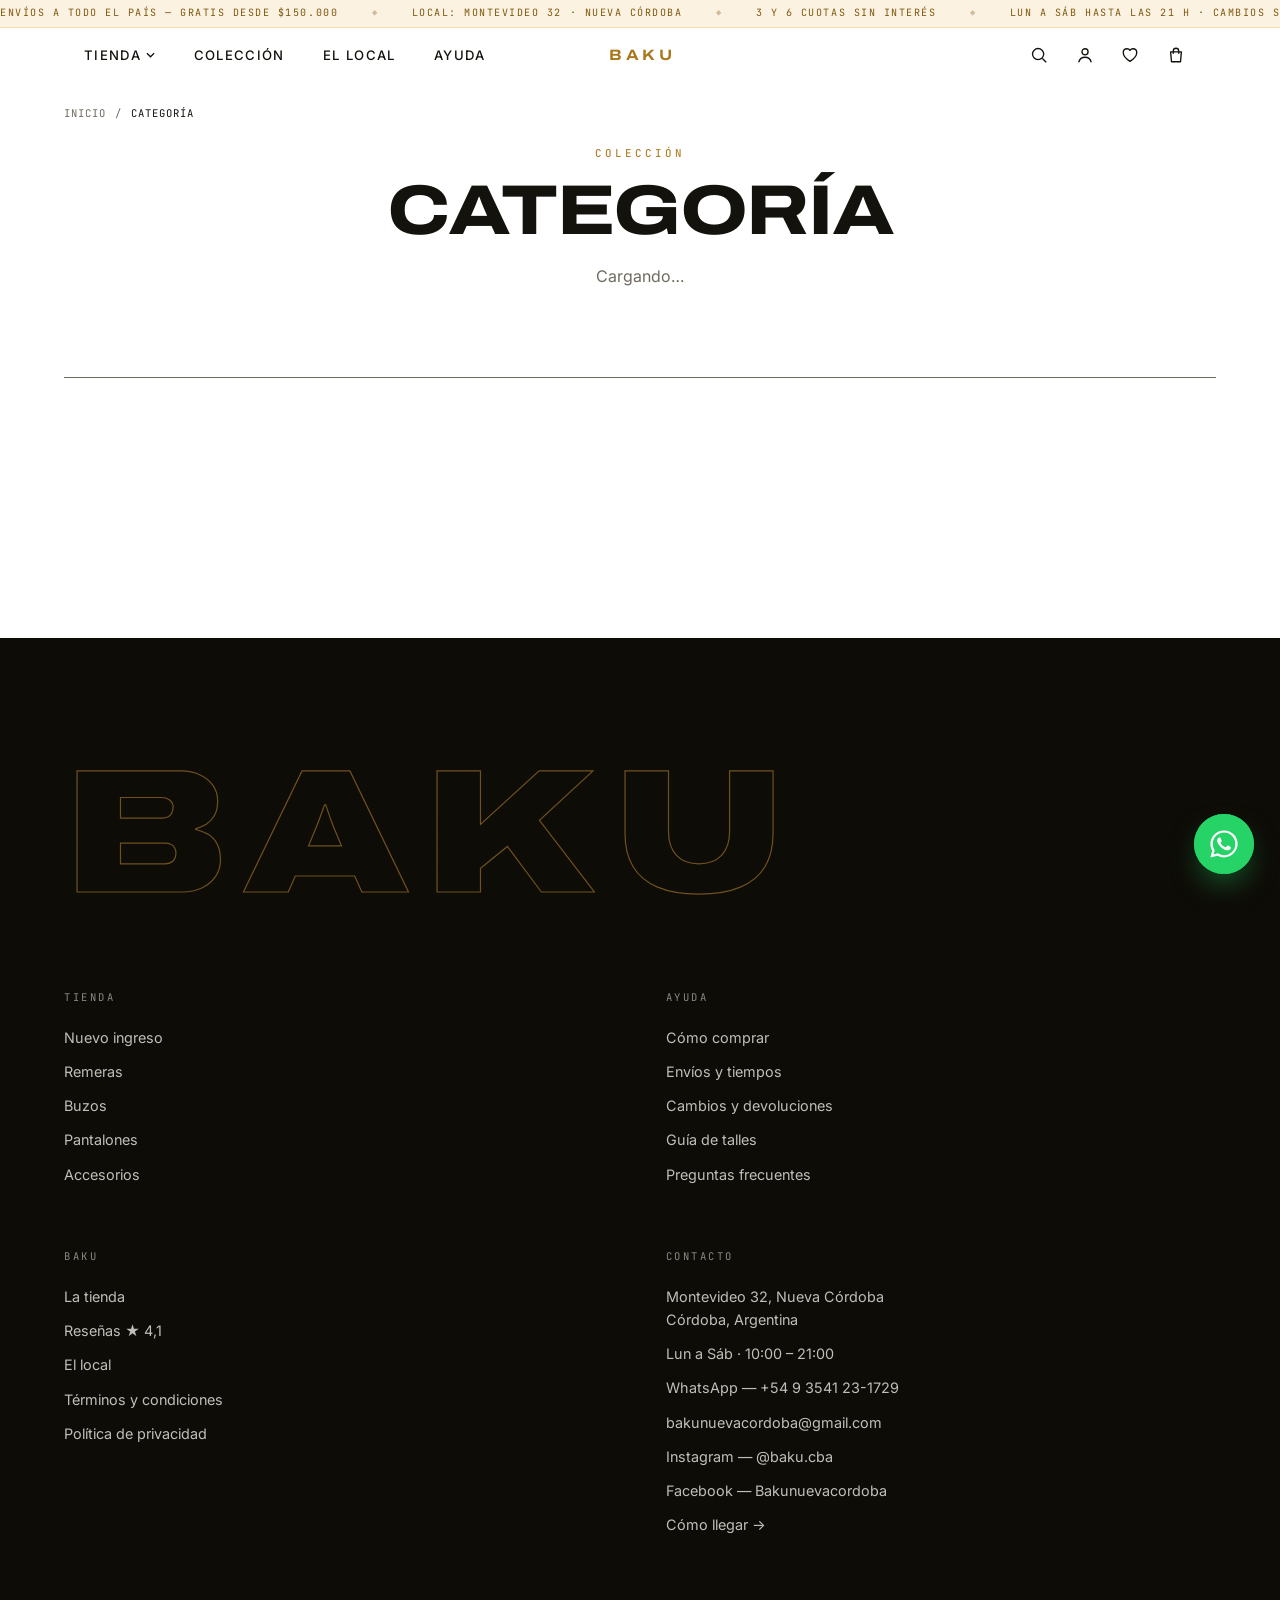
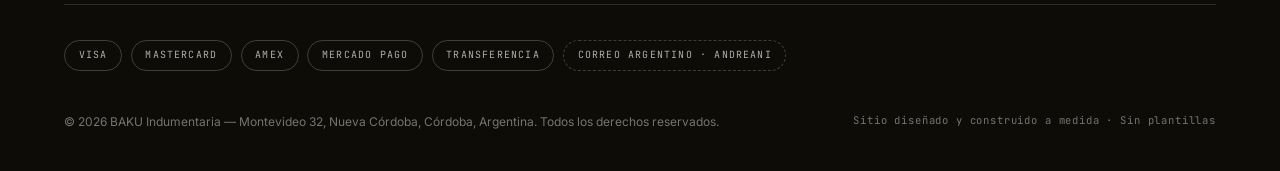
<file: categoria.html>
<!DOCTYPE html>
<html lang="es" class="no-js">
<head>
  <meta charset="UTF-8">
  <meta name="viewport" content="width=device-width, initial-scale=1.0">
  <title>Categoría — BAKU Indumentaria</title>
  <meta name="description" content="Colección BAKU Indumentaria por categoría. Streetwear masculino — Nueva Córdoba.">
  <meta property="og:title" content="BAKU Indumentaria">
  <meta property="og:description" content="Streetwear masculino en Nueva Córdoba. Montevideo 32, Córdoba — envíos a todo el país.">
  <meta property="og:type" content="website">
  <meta name="theme-color" content="#14120C">

  <link rel="icon" href="data:image/svg+xml,%3Csvg xmlns='http://www.w3.org/2000/svg' viewBox='0 0 32 32'%3E%3Ccircle cx='16' cy='16' r='16' fill='%23100E09'/%3E%3Ccircle cx='16' cy='16' r='12.5' fill='none' stroke='%23E8A63B' stroke-width='1.2'/%3E%3Ctext x='16' y='21' font-family='Arial Black,sans-serif' font-size='13' font-weight='900' fill='%23E8A63B' text-anchor='middle'%3EB%3C/text%3E%3C/svg%3E">

  <link rel="preconnect" href="https://fonts.googleapis.com">
  <link rel="preconnect" href="https://fonts.gstatic.com" crossorigin>
  <link rel="stylesheet" href="https://fonts.googleapis.com/css2?family=Archivo:ital,wdth,wght@0,62..125,100..900;1,62..125,100..900&family=Inter:wght@300..600&family=JetBrains+Mono:wght@300..500&display=swap">

  <link rel="preload" as="image" href="assets/img/local-interior.jpg" fetchpriority="high">
  <link rel="stylesheet" href="styles.css?v=20260748_v12">
</head>
<body>

  <a class="skip-link" href="#main">Saltar al contenido</a>
  <div class="scroll-progress" data-progress aria-hidden="true"></div>
  <!-- ==========================================================
       TOP BAR — anuncio en marquee
       ========================================================== -->
  <div class="topbar" aria-hidden="true">
    <div class="topbar-track">
      <span>Envíos a todo el país — gratis desde $150.000</span><i>◆</i>
      <span>Local: Montevideo 32 · Nueva Córdoba</span><i>◆</i>
      <span>3 y 6 cuotas sin interés</span><i>◆</i>
      <span>Lun a Sáb hasta las 21 h · Cambios sin cargo</span><i>◆</i>
      <span>Envíos a todo el país — gratis desde $150.000</span><i>◆</i>
      <span>Local: Montevideo 32 · Nueva Córdoba</span><i>◆</i>
      <span>3 y 6 cuotas sin interés</span><i>◆</i>
      <span>Lun a Sáb hasta las 21 h · Cambios sin cargo</span><i>◆</i>
    </div>
  </div>

  <!-- ==========================================================
       HEADER
       ========================================================== -->
  <header class="header" data-header>
    <nav class="header-inner" aria-label="Principal">
      <button class="nav-burger" data-burger aria-label="Abrir menú" aria-expanded="false">
        <span></span><span></span>
      </button>

      <ul class="nav-links" role="list">
        <li class="has-mega">
          <a href="index.html#nuevo" data-mega-trigger>Tienda<svg viewBox="0 0 10 6" class="chev" aria-hidden="true"><path d="M1 1l4 4 4-4" fill="none" stroke="currentColor" stroke-width="1.4"/></svg></a>
        </li>
        <li><a href="index.html#lookbook">Colección</a></li>
        <li><a href="index.html#local">El Local</a></li>
        <li><a href="index.html#contacto">Ayuda</a></li>
      </ul>

      <a class="logo" href="index.html" aria-label="BAKU Indumentaria — inicio">BAKU</a>

      <div class="nav-tools">
        <button class="tool" data-open-search aria-label="Buscar">
          <svg viewBox="0 0 20 20" aria-hidden="true"><circle cx="9" cy="9" r="6.2" fill="none" stroke="currentColor" stroke-width="1.5"/><path d="M13.8 13.8L18 18" stroke="currentColor" stroke-width="1.5"/></svg>
        </button>
        <button class="tool tool-account" data-open-account aria-label="Mi cuenta">
          <svg viewBox="0 0 20 20" aria-hidden="true"><circle cx="10" cy="6.5" r="3.4" fill="none" stroke="currentColor" stroke-width="1.5"/><path d="M3 18c1.2-4 4-5.5 7-5.5s5.8 1.5 7 5.5" fill="none" stroke="currentColor" stroke-width="1.5"/></svg>
        </button>
        <button class="tool" data-open-wishlist aria-label="Favoritos">
          <svg viewBox="0 0 20 20" aria-hidden="true"><path d="M10 17S2.5 12.6 2.5 7.3C2.5 4.8 4.4 3 6.7 3c1.4 0 2.6.7 3.3 1.8C10.7 3.7 11.9 3 13.3 3c2.3 0 4.2 1.8 4.2 4.3C17.5 12.6 10 17 10 17z" fill="none" stroke="currentColor" stroke-width="1.5" stroke-linejoin="round"/></svg>
          <span class="tool-count" data-wish-count hidden>0</span>
        </button>
        <button class="tool" data-open-cart aria-label="Carrito">
          <svg viewBox="0 0 20 20" aria-hidden="true"><path d="M4 6.5h12l-1 11H5l-1-11z" fill="none" stroke="currentColor" stroke-width="1.5" stroke-linejoin="round"/><path d="M7 8.5v-3a3 3 0 016 0v3" fill="none" stroke="currentColor" stroke-width="1.5"/></svg>
          <span class="tool-count" data-cart-count hidden>0</span>
        </button>
      </div>
    </nav>

    <!-- Mega menú -->
    <div class="mega" data-mega aria-hidden="true">
      <div class="mega-inner">
        <div class="mega-col">
          <p class="mega-label">Categorías</p>
          <ul role="list">
            <li><a href="index.html#nuevo">Nuevo ingreso</a></li>
            <li><a href="index.html#categorias">Remeras</a></li>
            <li><a href="index.html#categorias">Buzos &amp; Hoodies</a></li>
            <li><a href="index.html#categorias">Pantalones</a></li>
            <li><a href="index.html#accesorios">Accesorios</a></li>
          </ul>
        </div>
        <div class="mega-col">
          <p class="mega-label">Colecciones</p>
          <ul role="list">
            <li><a href="index.html#lookbook">Colección 03 — Invierno</a></li>
            <li><a href="index.html#lookbook">Básicos permanentes</a></li>
            <li><a href="index.html#nuevo">Últimas unidades</a></li>
          </ul>
        </div>
        <div class="mega-col">
          <p class="mega-label">BAKU</p>
          <ul role="list">
            <li><a href="index.html#studio">La tienda</a></li>
            <li><a href="index.html#resenas">Reseñas ★ 4,1</a></li>
            <li><a href="index.html#local">Cómo llegar</a></li>
          </ul>
        </div>
        <a class="mega-feature" href="producto.html?id=hoodie-bruma-niebla">
          <svg class="mega-feature-art" viewBox="0 0 400 500" style="--g1:#B6B1A6;--g2:#9C968A;--g3:#8A8478" aria-hidden="true"><use href="#g-hoodie"/></svg>
          <span class="mega-feature-tag">Recién llegado</span>
          <span class="mega-feature-name">Hoodie Bruma — Niebla</span>
        </a>
      </div>
    </div>
  </header>

  <!-- Menú móvil -->
  <div class="mobile-menu" data-mobile-menu aria-hidden="true">
    <nav aria-label="Menú móvil">
      <a href="index.html#nuevo">Tienda</a>
      <a href="index.html#categorias">Categorías</a>
      <a href="index.html#lookbook">Colección</a>
      <a href="index.html#local">El Local</a>
      <a href="index.html#contacto">Ayuda</a>
    </nav>
    <p class="mobile-menu-foot">BAKU Indumentaria — Montevideo 32, Nueva Córdoba</p>
  </div>


  <main id="main" class="cat-page">
    <nav class="crumbs" aria-label="Migas de pan">
      <a href="index.html">Inicio</a>
      <span aria-hidden="true">/</span>
      <span data-cat-name>Categoría</span>
    </nav>
    <header class="section-head cat-page-head">
      <p class="section-kicker" data-cat-kicker>Colección</p>
      <h1 class="cat-page-title" data-cat-title>Categoría</h1>
      <p class="section-note" data-cat-note>Cargando…</p>
    </header>
    <div class="cat-filters" data-cat-filters hidden></div>
    <div class="grid" data-cat-grid></div>
  </main>
  <!-- ==========================================================
       FOOTER
       ========================================================== -->
  <footer class="footer" id="contacto">
    <div class="footer-brand">
      <span class="footer-logo" aria-hidden="true">BAKU</span>
    </div>

    <div class="footer-grid">
      <div class="footer-col">
        <p class="footer-label">Tienda</p>
        <ul role="list">
          <li><a href="index.html#nuevo">Nuevo ingreso</a></li>
          <li><a href="index.html#categorias">Remeras</a></li>
          <li><a href="index.html#categorias">Buzos</a></li>
          <li><a href="index.html#categorias">Pantalones</a></li>
          <li><a href="index.html#accesorios">Accesorios</a></li>
        </ul>
      </div>
      <div class="footer-col">
        <p class="footer-label">Ayuda</p>
        <ul role="list">
          <li><a href="#">Cómo comprar</a></li>
          <li><a href="#">Envíos y tiempos</a></li>
          <li><a href="#">Cambios y devoluciones</a></li>
          <li><a href="#">Guía de talles</a></li>
          <li><a href="#">Preguntas frecuentes</a></li>
        </ul>
      </div>
      <div class="footer-col">
        <p class="footer-label">BAKU</p>
        <ul role="list">
          <li><a href="index.html#studio">La tienda</a></li>
          <li><a href="index.html#resenas">Reseñas ★ 4,1</a></li>
          <li><a href="index.html#local">El local</a></li>
          <li><a href="#">Términos y condiciones</a></li>
          <li><a href="#">Política de privacidad</a></li>
        </ul>
      </div>
      <div class="footer-col">
        <p class="footer-label">Contacto</p>
        <ul role="list">
          <li>Montevideo 32, Nueva Córdoba<br>Córdoba, Argentina</li>
          <li>Lun a Sáb · 10:00 – 21:00</li>
          <li><a href="https://wa.me/5493541231729" target="_blank" rel="noopener">WhatsApp — +54 9 3541 23-1729</a></li>
          <li><a href="mailto:bakunuevacordoba@gmail.com">bakunuevacordoba@gmail.com</a></li>
          <li><a href="https://www.instagram.com/baku.cba/" target="_blank" rel="noopener">Instagram — @baku.cba</a></li>
          <li><a href="https://www.facebook.com/Bakunuevacordoba/" target="_blank" rel="noopener">Facebook — Bakunuevacordoba</a></li>
          <li><a href="https://www.google.com/maps/dir/?api=1&destination=BAKU+Indumentaria%2C+Montevideo+32%2C+C%C3%B3rdoba" target="_blank" rel="noopener">Cómo llegar →</a></li>
        </ul>
      </div>
    </div>

    <div class="footer-pay" aria-label="Medios de pago y envío">
      <span class="pay-chip">Visa</span>
      <span class="pay-chip">Mastercard</span>
      <span class="pay-chip">Amex</span>
      <span class="pay-chip">Mercado Pago</span>
      <span class="pay-chip">Transferencia</span>
      <span class="pay-chip pay-chip-ship">Correo Argentino · Andreani</span>
    </div>

    <div class="footer-legal">
      <p>© 2026 BAKU Indumentaria — Montevideo 32, Nueva Córdoba, Córdoba, Argentina. Todos los derechos reservados.</p>
      <p class="footer-note">Sitio diseñado y construido a medida · Sin plantillas</p>
    </div>
  </footer>


  <!-- ==========================================================
       BOTTOM NAV — navegación inferior (solo móvil)
       ========================================================== -->
  <nav class="bottom-nav" aria-label="Navegación inferior">
    <a class="bn-item is-active" href="index.html">
      <svg viewBox="0 0 20 20" aria-hidden="true"><path d="M3 9.5L10 3l7 6.5V17a1 1 0 01-1 1h-4v-5H8v5H4a1 1 0 01-1-1z" fill="none" stroke="currentColor" stroke-width="1.5" stroke-linejoin="round"/></svg>
      <span>Inicio</span>
    </a>
    <button class="bn-item" data-open-search>
      <svg viewBox="0 0 20 20" aria-hidden="true"><circle cx="9" cy="9" r="6.2" fill="none" stroke="currentColor" stroke-width="1.5"/><path d="M13.8 13.8L18 18" stroke="currentColor" stroke-width="1.5"/></svg>
      <span>Buscar</span>
    </button>
    <button class="bn-item" data-open-wishlist>
      <svg viewBox="0 0 20 20" aria-hidden="true"><path d="M10 17S2.5 12.6 2.5 7.3C2.5 4.8 4.4 3 6.7 3c1.4 0 2.6.7 3.3 1.8C10.7 3.7 11.9 3 13.3 3c2.3 0 4.2 1.8 4.2 4.3C17.5 12.6 10 17 10 17z" fill="none" stroke="currentColor" stroke-width="1.5" stroke-linejoin="round"/></svg>
      <span>Favoritos</span>
      <span class="bn-count" data-wish-count hidden>0</span>
    </button>
    <button class="bn-item" data-open-cart>
      <svg viewBox="0 0 20 20" aria-hidden="true"><path d="M4 6.5h12l-1 11H5l-1-11z" fill="none" stroke="currentColor" stroke-width="1.5" stroke-linejoin="round"/><path d="M7 8.5v-3a3 3 0 016 0v3" fill="none" stroke="currentColor" stroke-width="1.5"/></svg>
      <span>Carrito</span>
      <span class="bn-count" data-cart-count hidden>0</span>
    </button>
    <button class="bn-item" data-open-account>
      <svg viewBox="0 0 20 20" aria-hidden="true"><circle cx="10" cy="6.5" r="3.4" fill="none" stroke="currentColor" stroke-width="1.5"/><path d="M3 18c1.2-4 4-5.5 7-5.5s5.8 1.5 7 5.5" fill="none" stroke="currentColor" stroke-width="1.5"/></svg>
      <span>Cuenta</span>
      <span class="bn-dot" data-bn-account-dot hidden></span>
    </button>
  </nav>

  <!-- ==========================================================
       WHATSAPP FLOTANTE
       ========================================================== -->
  <a class="wa-float" href="https://wa.me/5493541231729?text=%C2%A1Hola%20BAKU!%20Quiero%20hacer%20una%20consulta." target="_blank" rel="noopener" aria-label="Escribinos por WhatsApp">
    <span class="wa-float-pulse" aria-hidden="true"></span>
    <span class="wa-float-ico" aria-hidden="true">
      <svg viewBox="0 0 32 32"><path d="M16.02 3.2c-7.06 0-12.8 5.73-12.8 12.79 0 2.25.59 4.45 1.71 6.39L3.2 28.8l6.6-1.72a12.76 12.76 0 006.22 1.59h.01c7.05 0 12.79-5.74 12.79-12.8 0-3.42-1.33-6.63-3.75-9.05a12.7 12.7 0 00-9.05-3.62zm0 23.32h-.01a10.6 10.6 0 01-5.4-1.48l-.39-.23-4.02 1.05 1.07-3.92-.25-.4a10.55 10.55 0 01-1.62-5.63c0-5.86 4.77-10.63 10.64-10.63 2.84 0 5.5 1.11 7.51 3.12a10.55 10.55 0 013.11 7.52c0 5.86-4.77 10.63-10.64 10.63zm5.83-7.96c-.32-.16-1.89-.93-2.18-1.04-.29-.11-.5-.16-.72.16-.21.32-.82 1.04-1.01 1.25-.19.21-.37.24-.69.08-.32-.16-1.35-.5-2.57-1.59-.95-.85-1.59-1.9-1.78-2.22-.19-.32-.02-.49.14-.65.14-.14.32-.37.48-.56.16-.19.21-.32.32-.53.11-.21.05-.4-.03-.56-.08-.16-.72-1.73-.98-2.37-.26-.62-.52-.54-.72-.55l-.61-.01c-.21 0-.56.08-.85.4-.29.32-1.11 1.09-1.11 2.66 0 1.57 1.14 3.08 1.3 3.29.16.21 2.25 3.43 5.44 4.81.76.33 1.35.52 1.81.67.76.24 1.46.21 2 .13.61-.09 1.89-.77 2.15-1.52.27-.75.27-1.38.19-1.52-.08-.14-.29-.21-.61-.37z" fill="currentColor"/></svg>
    </span>
    <span class="wa-float-label">Escribinos</span>
  </a>

  <!-- ==========================================================
       OVERLAYS: búsqueda, carrito, quick view, toast
       ========================================================== -->

  <div class="overlay" data-overlay hidden></div>

  <!-- Búsqueda -->
  <div class="search" data-search aria-hidden="true" role="dialog" aria-label="Buscador">
    <div class="search-bar">
      <svg viewBox="0 0 20 20" aria-hidden="true"><circle cx="9" cy="9" r="6.2" fill="none" stroke="currentColor" stroke-width="1.5"/><path d="M13.8 13.8L18 18" stroke="currentColor" stroke-width="1.5"/></svg>
      <input type="search" data-search-input placeholder="Buscar: hoodie, remera, cargo…" aria-label="Buscar productos">
      <button class="search-close" data-close-search aria-label="Cerrar búsqueda">✕</button>
    </div>
    <p class="search-hint" data-search-hint>Escribí para buscar en el catálogo.</p>
    <div class="search-results" data-search-results></div>
  </div>

  <!-- Carrito / Wishlist drawer -->
  <aside class="drawer" data-drawer aria-hidden="true" role="dialog" aria-label="Carrito">
    <header class="drawer-head">
      <div class="drawer-tabs" role="tablist">
        <button class="drawer-tab is-active" data-tab="cart" role="tab" aria-selected="true">Carrito <span data-drawer-cart-count>0</span></button>
        <button class="drawer-tab" data-tab="wish" role="tab" aria-selected="false">Favoritos <span data-drawer-wish-count>0</span></button>
      </div>
      <button class="drawer-close" data-close-drawer aria-label="Cerrar">✕</button>
    </header>

    <div class="drawer-body" data-drawer-body>
      <!-- contenido inyectado por main.js -->
    </div>

    <footer class="drawer-foot" data-drawer-foot>
      <div class="drawer-total">
        <span>Subtotal</span>
        <strong data-drawer-total>$0</strong>
      </div>
      <p class="drawer-ship">Envío gratis desde $150.000 — <span data-drawer-ship-note></span></p>
      <button class="btn btn-solid btn-wide" data-checkout>Iniciar compra</button>
    </footer>
  </aside>

  <!-- Quick view -->
  <dialog class="qv" data-qv aria-label="Vista rápida de producto">
    <button class="qv-close" data-close-qv aria-label="Cerrar vista rápida">✕</button>
    <div class="qv-media">
      <svg class="qv-art" viewBox="0 0 400 500" data-qv-art aria-hidden="true"><use href="#g-tee" data-qv-use/></svg>
    </div>
    <div class="qv-info">
      <p class="qv-kicker" data-qv-color>—</p>
      <h3 class="qv-name" data-qv-name>—</h3>
      <p class="qv-price" data-qv-price>—</p>
      <p class="qv-desc" data-qv-desc>—</p>
      <p class="qv-label">Talle</p>
      <div class="qv-sizes" data-qv-sizes></div>
      <button class="btn btn-solid btn-wide" data-qv-add>Agregar al carrito</button>
      <p class="qv-note">Envíos en 24–72 h · Cambios sin cargo</p>
    </div>
  </dialog>

  <!-- Toast -->
  <div class="toast" data-toast role="status" aria-live="polite"></div>

  <!-- ==========================================================
       SPRITE — sistema de arte de prenda (100% original)
       Fichas técnicas vectoriales. Colorway vía --g1/--g2/--g3.
       ========================================================== -->
  <svg width="0" height="0" style="position:absolute" aria-hidden="true">
    <defs>

      <!-- Remera — frente -->
      <symbol id="g-tee" viewBox="0 0 400 500">
        <ellipse cx="200" cy="456" rx="120" ry="12" fill="#17150F" opacity=".07"/>
        <path d="M144 98 C120 104 100 112 84 122 L40 206 L104 240 L116 198 L116 424 Q116 438 130 438 L270 438 Q284 438 284 424 L284 198 L296 240 L360 206 L316 122 C300 112 280 104 256 98 C240 122 218 132 200 132 C182 132 160 122 144 98 Z" fill="var(--g1)"/>
        <path d="M146 94 C162 118 180 128 200 128 C220 128 238 118 254 94 L266 100 C244 134 220 144 200 144 C180 144 156 134 134 100 Z" fill="var(--g2)"/>
        <path d="M116 200 L116 424 Q116 438 130 438 L200 438 L200 132 C182 132 160 122 144 98 C120 104 100 112 84 122 L40 206 L104 240 L116 198 Z" fill="#17150F" opacity=".05"/>
        <line x1="122" y1="420" x2="278" y2="420" stroke="var(--g3)" stroke-width="2" stroke-dasharray="5 4" opacity=".7"/>
        <line x1="48" y1="196" x2="98" y2="226" stroke="var(--g3)" stroke-width="2" stroke-dasharray="5 4" opacity=".7"/>
        <line x1="352" y1="196" x2="302" y2="226" stroke="var(--g3)" stroke-width="2" stroke-dasharray="5 4" opacity=".7"/>
        <circle cx="200" cy="246" r="17" fill="none" stroke="var(--g3)" stroke-width="2.5"/>
        <circle cx="200" cy="246" r="3.2" fill="var(--g3)"/>
      </symbol>

      <!-- Remera — espalda -->
      <symbol id="g-tee-b" viewBox="0 0 400 500">
        <ellipse cx="200" cy="456" rx="120" ry="12" fill="#17150F" opacity=".07"/>
        <path d="M144 98 C120 104 100 112 84 122 L40 206 L104 240 L116 198 L116 424 Q116 438 130 438 L270 438 Q284 438 284 424 L284 198 L296 240 L360 206 L316 122 C300 112 280 104 256 98 C238 108 218 112 200 112 C182 112 162 108 144 98 Z" fill="var(--g1)"/>
        <path d="M148 95 C164 106 182 110 200 110 C218 110 236 106 252 95 L258 102 C238 116 219 120 200 120 C181 120 162 116 142 102 Z" fill="var(--g2)"/>
        <line x1="122" y1="420" x2="278" y2="420" stroke="var(--g3)" stroke-width="2" stroke-dasharray="5 4" opacity=".7"/>
        <rect x="186" y="128" width="28" height="14" rx="2" fill="var(--g2)"/>
        <path d="M120 160 C160 172 240 172 280 160" fill="none" stroke="var(--g3)" stroke-width="2" stroke-dasharray="5 4" opacity=".5"/>
      </symbol>

      <!-- Hoodie — frente -->
      <symbol id="g-hoodie" viewBox="0 0 400 500">
        <ellipse cx="200" cy="458" rx="128" ry="12" fill="#17150F" opacity=".07"/>
        <path d="M128 134 C100 154 88 202 80 336" fill="none" stroke="var(--g1)" stroke-width="46" stroke-linecap="round"/>
        <path d="M80 336 L79 372" fill="none" stroke="var(--g2)" stroke-width="46" stroke-linecap="round"/>
        <path d="M272 134 C300 154 312 202 320 336" fill="none" stroke="var(--g1)" stroke-width="46" stroke-linecap="round"/>
        <path d="M320 336 L321 372" fill="none" stroke="var(--g2)" stroke-width="46" stroke-linecap="round"/>
        <path d="M148 128 C142 58 174 30 200 30 C226 30 258 58 252 128 Z" fill="var(--g2)"/>
        <path d="M164 128 C160 76 178 52 200 52 C222 52 240 76 236 128 C228 142 214 148 200 148 C186 148 172 142 164 128 Z" fill="#17150F" opacity=".38"/>
        <path d="M146 108 C126 114 112 122 104 132 L104 418 Q104 434 120 434 L280 434 Q296 434 296 418 L296 132 C288 122 274 114 254 108 C240 132 220 144 200 144 C180 144 160 132 146 108 Z" fill="var(--g1)"/>
        <path d="M104 132 L104 418 Q104 434 120 434 L200 434 L200 144 C180 144 160 132 146 108 C126 114 112 122 104 132 Z" fill="#17150F" opacity=".05"/>
        <rect x="110" y="402" width="180" height="32" rx="4" fill="var(--g2)"/>
        <path d="M120 402 v32 M134 402 v32 M148 402 v32 M162 402 v32 M176 402 v32 M190 402 v32 M204 402 v32 M218 402 v32 M232 402 v32 M246 402 v32 M260 402 v32 M274 402 v32" stroke="var(--g1)" stroke-width="1.4" opacity=".4"/>
        <path d="M146 296 L254 296 L264 394 L136 394 Z" fill="var(--g2)" opacity=".8"/>
        <line x1="188" y1="152" x2="184" y2="210" stroke="var(--g3)" stroke-width="4" stroke-linecap="round"/>
        <line x1="212" y1="152" x2="216" y2="210" stroke="var(--g3)" stroke-width="4" stroke-linecap="round"/>
        <circle cx="184" cy="214" r="4" fill="var(--g3)"/>
        <circle cx="216" cy="214" r="4" fill="var(--g3)"/>
      </symbol>

      <!-- Hoodie — espalda -->
      <symbol id="g-hoodie-b" viewBox="0 0 400 500">
        <ellipse cx="200" cy="458" rx="128" ry="12" fill="#17150F" opacity=".07"/>
        <path d="M128 134 C100 154 88 202 80 336" fill="none" stroke="var(--g1)" stroke-width="46" stroke-linecap="round"/>
        <path d="M80 336 L79 372" fill="none" stroke="var(--g2)" stroke-width="46" stroke-linecap="round"/>
        <path d="M272 134 C300 154 312 202 320 336" fill="none" stroke="var(--g1)" stroke-width="46" stroke-linecap="round"/>
        <path d="M320 336 L321 372" fill="none" stroke="var(--g2)" stroke-width="46" stroke-linecap="round"/>
        <path d="M146 108 C126 114 112 122 104 132 L104 418 Q104 434 120 434 L280 434 Q296 434 296 418 L296 132 C288 122 274 114 254 108 C240 118 220 122 200 122 C180 122 160 118 146 108 Z" fill="var(--g1)"/>
        <path d="M152 118 C148 56 176 30 200 30 C224 30 252 56 248 118 C240 136 222 144 200 144 C178 144 160 136 152 118 Z" fill="var(--g2)"/>
        <rect x="110" y="402" width="180" height="32" rx="4" fill="var(--g2)"/>
        <rect x="184" y="152" width="32" height="15" rx="2" fill="var(--g3)" opacity=".85"/>
      </symbol>

      <!-- Crewneck — frente -->
      <symbol id="g-crew" viewBox="0 0 400 500">
        <ellipse cx="200" cy="458" rx="124" ry="12" fill="#17150F" opacity=".07"/>
        <path d="M132 136 C106 156 96 202 88 326" fill="none" stroke="var(--g1)" stroke-width="42" stroke-linecap="round"/>
        <path d="M88 326 L87 360" fill="none" stroke="var(--g2)" stroke-width="42" stroke-linecap="round"/>
        <path d="M268 136 C294 156 304 202 312 326" fill="none" stroke="var(--g1)" stroke-width="42" stroke-linecap="round"/>
        <path d="M312 326 L313 360" fill="none" stroke="var(--g2)" stroke-width="42" stroke-linecap="round"/>
        <path d="M148 108 C128 114 114 122 106 132 L106 414 Q106 430 122 430 L278 430 Q294 430 294 414 L294 132 C286 122 272 114 252 108 C238 130 220 140 200 140 C182 140 162 130 148 108 Z" fill="var(--g1)"/>
        <path d="M106 132 L106 414 Q106 430 122 430 L200 430 L200 140 C182 140 162 130 148 108 C128 114 114 122 106 132 Z" fill="#17150F" opacity=".05"/>
        <path d="M152 104 C166 126 182 136 200 136 C218 136 234 126 248 104 L260 110 C242 142 222 152 200 152 C178 152 158 142 140 110 Z" fill="var(--g2)"/>
        <rect x="112" y="398" width="176" height="32" rx="4" fill="var(--g2)"/>
        <path d="M122 398 v32 M136 398 v32 M150 398 v32 M164 398 v32 M178 398 v32 M192 398 v32 M206 398 v32 M220 398 v32 M234 398 v32 M248 398 v32 M262 398 v32 M276 398 v32" stroke="var(--g1)" stroke-width="1.4" opacity=".4"/>
        <path d="M170 244 h60 M170 258 h60" stroke="var(--g3)" stroke-width="3" stroke-linecap="round" opacity=".8"/>
      </symbol>

      <!-- Crewneck — espalda -->
      <symbol id="g-crew-b" viewBox="0 0 400 500">
        <ellipse cx="200" cy="458" rx="124" ry="12" fill="#17150F" opacity=".07"/>
        <path d="M132 136 C106 156 96 202 88 326" fill="none" stroke="var(--g1)" stroke-width="42" stroke-linecap="round"/>
        <path d="M88 326 L87 360" fill="none" stroke="var(--g2)" stroke-width="42" stroke-linecap="round"/>
        <path d="M268 136 C294 156 304 202 312 326" fill="none" stroke="var(--g1)" stroke-width="42" stroke-linecap="round"/>
        <path d="M312 326 L313 360" fill="none" stroke="var(--g2)" stroke-width="42" stroke-linecap="round"/>
        <path d="M148 108 C128 114 114 122 106 132 L106 414 Q106 430 122 430 L278 430 Q294 430 294 414 L294 132 C286 122 272 114 252 108 C238 118 220 122 200 122 C182 122 162 118 148 108 Z" fill="var(--g1)"/>
        <path d="M152 105 C167 115 183 119 200 119 C217 119 233 115 248 105 L254 112 C236 125 218 130 200 130 C182 130 164 125 146 112 Z" fill="var(--g2)"/>
        <rect x="112" y="398" width="176" height="32" rx="4" fill="var(--g2)"/>
        <rect x="185" y="138" width="30" height="14" rx="2" fill="var(--g2)"/>
        <path d="M124 172 C162 184 238 184 276 172" fill="none" stroke="var(--g3)" stroke-width="2" stroke-dasharray="5 4" opacity=".5"/>
      </symbol>

      <!-- Camisa — frente -->
      <symbol id="g-shirt" viewBox="0 0 400 500">
        <ellipse cx="200" cy="458" rx="118" ry="12" fill="#17150F" opacity=".07"/>
        <path d="M150 96 C126 102 106 112 92 122 L58 240 C54 252 58 262 68 266 L88 273 C98 277 106 273 110 263 L120 234 L120 420 Q120 434 134 434 L266 434 Q280 434 280 420 L280 234 L290 263 C294 273 302 277 312 273 L332 266 C342 262 346 252 342 240 L308 122 C294 112 274 102 250 96 L200 130 Z" fill="var(--g1)"/>
        <path d="M150 96 L200 130 L250 96 L236 88 L200 112 L164 88 Z" fill="var(--g2)"/>
        <path d="M164 88 L200 112 L180 122 L152 98 Z" fill="var(--g2)"/>
        <path d="M236 88 L200 112 L220 122 L248 98 Z" fill="var(--g2)"/>
        <rect x="192" y="126" width="16" height="304" fill="var(--g2)" opacity=".7"/>
        <circle cx="200" cy="152" r="3.4" fill="var(--g3)"/>
        <circle cx="200" cy="196" r="3.4" fill="var(--g3)"/>
        <circle cx="200" cy="240" r="3.4" fill="var(--g3)"/>
        <circle cx="200" cy="284" r="3.4" fill="var(--g3)"/>
        <circle cx="200" cy="328" r="3.4" fill="var(--g3)"/>
        <circle cx="200" cy="372" r="3.4" fill="var(--g3)"/>
        <rect x="136" y="180" width="46" height="52" rx="3" fill="none" stroke="var(--g3)" stroke-width="2.4" opacity=".85"/>
        <rect x="218" y="180" width="46" height="52" rx="3" fill="none" stroke="var(--g3)" stroke-width="2.4" opacity=".85"/>
        <path d="M136 196 h46 M218 196 h46" stroke="var(--g3)" stroke-width="2.4" opacity=".85"/>
        <line x1="126" y1="418" x2="274" y2="418" stroke="var(--g3)" stroke-width="2" stroke-dasharray="5 4" opacity=".7"/>
      </symbol>

      <!-- Camisa — espalda -->
      <symbol id="g-shirt-b" viewBox="0 0 400 500">
        <ellipse cx="200" cy="458" rx="118" ry="12" fill="#17150F" opacity=".07"/>
        <path d="M150 96 C126 102 106 112 92 122 L58 240 C54 252 58 262 68 266 L88 273 C98 277 106 273 110 263 L120 234 L120 420 Q120 434 134 434 L266 434 Q280 434 280 420 L280 234 L290 263 C294 273 302 277 312 273 L332 266 C342 262 346 252 342 240 L308 122 C294 112 274 102 250 96 C236 106 218 110 200 110 C182 110 164 106 150 96 Z" fill="var(--g1)"/>
        <path d="M154 93 C168 102 184 106 200 106 C216 106 232 102 246 93 L252 100 C236 111 218 116 200 116 C182 116 164 111 148 100 Z" fill="var(--g2)"/>
        <path d="M120 170 C160 182 240 182 280 170" fill="none" stroke="var(--g3)" stroke-width="2.4" opacity=".7"/>
        <line x1="200" y1="178" x2="200" y2="430" stroke="var(--g3)" stroke-width="2" stroke-dasharray="6 5" opacity=".45"/>
        <rect x="186" y="122" width="28" height="13" rx="2" fill="var(--g2)"/>
      </symbol>

      <!-- Campera denim — frente -->
      <symbol id="g-jacket" viewBox="0 0 400 500">
        <ellipse cx="200" cy="452" rx="126" ry="12" fill="#17150F" opacity=".07"/>
        <path d="M130 128 C102 148 92 194 86 316" fill="none" stroke="var(--g1)" stroke-width="44" stroke-linecap="round"/>
        <path d="M86 316 L85 350" fill="none" stroke="var(--g2)" stroke-width="44" stroke-linecap="round"/>
        <circle cx="85" cy="342" r="3.2" fill="#C9BFA9"/>
        <path d="M270 128 C298 148 308 194 314 316" fill="none" stroke="var(--g1)" stroke-width="44" stroke-linecap="round"/>
        <path d="M314 316 L315 350" fill="none" stroke="var(--g2)" stroke-width="44" stroke-linecap="round"/>
        <circle cx="315" cy="342" r="3.2" fill="#C9BFA9"/>
        <path d="M148 96 C128 102 114 112 106 124 L106 396 Q106 410 120 410 L280 410 Q294 410 294 396 L294 124 C286 112 272 102 252 96 L200 134 Z" fill="var(--g1)"/>
        <path d="M148 96 L200 134 L252 96 L238 86 L200 116 L162 86 Z" fill="var(--g2)"/>
        <path d="M162 86 L200 116 L178 128 L148 98 Z M238 86 L200 116 L222 128 L252 98 Z" fill="var(--g2)"/>
        <rect x="190" y="130" width="20" height="252" fill="var(--g2)"/>
        <circle cx="200" cy="158" r="4.2" fill="#C9BFA9"/>
        <circle cx="200" cy="206" r="4.2" fill="#C9BFA9"/>
        <circle cx="200" cy="254" r="4.2" fill="#C9BFA9"/>
        <circle cx="200" cy="302" r="4.2" fill="#C9BFA9"/>
        <circle cx="200" cy="350" r="4.2" fill="#C9BFA9"/>
        <rect x="106" y="382" width="188" height="28" rx="4" fill="var(--g2)"/>
        <path d="M138 176 L182 176 L186 236 L142 236 Z" fill="var(--g3)"/>
        <path d="M138 176 L182 176 L180 194 L140 194 Z" fill="var(--g2)"/>
        <path d="M218 176 L262 176 L258 236 L214 236 Z" fill="var(--g3)"/>
        <path d="M218 176 L262 176 L260 194 L220 194 Z" fill="var(--g2)"/>
        <circle cx="161" cy="188" r="3" fill="#C9BFA9"/>
        <circle cx="239" cy="188" r="3" fill="#C9BFA9"/>
        <path d="M132 140 L146 380 M268 140 L254 380" stroke="#C9BFA9" stroke-width="2" stroke-dasharray="6 5" opacity=".55"/>
      </symbol>

      <!-- Campera denim — espalda -->
      <symbol id="g-jacket-b" viewBox="0 0 400 500">
        <ellipse cx="200" cy="452" rx="126" ry="12" fill="#17150F" opacity=".07"/>
        <path d="M130 128 C102 148 92 194 86 316" fill="none" stroke="var(--g1)" stroke-width="44" stroke-linecap="round"/>
        <path d="M86 316 L85 350" fill="none" stroke="var(--g2)" stroke-width="44" stroke-linecap="round"/>
        <path d="M270 128 C298 148 308 194 314 316" fill="none" stroke="var(--g1)" stroke-width="44" stroke-linecap="round"/>
        <path d="M314 316 L315 350" fill="none" stroke="var(--g2)" stroke-width="44" stroke-linecap="round"/>
        <path d="M148 96 C128 102 114 112 106 124 L106 396 Q106 410 120 410 L280 410 Q294 410 294 396 L294 124 C286 112 272 102 252 96 C238 106 220 110 200 110 C180 110 162 106 148 96 Z" fill="var(--g1)"/>
        <path d="M152 93 C166 102 182 106 200 106 C218 106 234 102 248 93 L254 100 C238 111 220 116 200 116 C180 116 162 111 146 100 Z" fill="var(--g2)"/>
        <rect x="106" y="382" width="188" height="28" rx="4" fill="var(--g2)"/>
        <path d="M118 172 C158 186 242 186 282 172" fill="none" stroke="#C9BFA9" stroke-width="2.2" stroke-dasharray="6 5" opacity=".6"/>
        <line x1="160" y1="186" x2="160" y2="380" stroke="#C9BFA9" stroke-width="2" stroke-dasharray="6 5" opacity=".45"/>
        <line x1="240" y1="186" x2="240" y2="380" stroke="#C9BFA9" stroke-width="2" stroke-dasharray="6 5" opacity=".45"/>
        <rect x="184" y="124" width="32" height="15" rx="2" fill="var(--g3)"/>
      </symbol>

      <!-- Pantalón cargo — frente -->
      <symbol id="g-pants" viewBox="0 0 400 500">
        <ellipse cx="200" cy="466" rx="110" ry="10" fill="#17150F" opacity=".07"/>
        <path d="M140 84 Q140 74 150 74 L250 74 Q260 74 260 84 L260 108 L140 108 Z" fill="var(--g2)"/>
        <path d="M140 108 L136 444 Q136 454 146 454 L188 454 Q196 454 197 444 L204 230 L196 230 L203 444 Q204 454 212 454 L254 454 Q264 454 264 444 L260 108 Z" fill="var(--g1)"/>
        <path d="M140 108 L136 444 Q136 454 146 454 L188 454 Q196 454 197 444 L200 260 L200 108 Z" fill="#17150F" opacity=".05"/>
        <line x1="178" y1="96" x2="222" y2="96" stroke="var(--g3)" stroke-width="4" stroke-linecap="round"/>
        <circle cx="174" cy="96" r="3.4" fill="var(--g3)"/>
        <circle cx="226" cy="96" r="3.4" fill="var(--g3)"/>
        <rect x="139" y="238" width="46" height="62" rx="4" fill="var(--g2)"/>
        <path d="M139 254 h46" stroke="var(--g3)" stroke-width="2.4"/>
        <rect x="215" y="238" width="46" height="62" rx="4" fill="var(--g2)"/>
        <path d="M215 254 h46" stroke="var(--g3)" stroke-width="2.4"/>
        <line x1="142" y1="440" x2="192" y2="440" stroke="var(--g3)" stroke-width="2" stroke-dasharray="5 4" opacity=".7"/>
        <line x1="208" y1="440" x2="258" y2="440" stroke="var(--g3)" stroke-width="2" stroke-dasharray="5 4" opacity=".7"/>
        <path d="M152 118 L150 220 M248 118 L250 220" stroke="var(--g3)" stroke-width="2" stroke-dasharray="6 5" opacity=".5"/>
      </symbol>

      <!-- Pantalón cargo — espalda -->
      <symbol id="g-pants-b" viewBox="0 0 400 500">
        <ellipse cx="200" cy="466" rx="110" ry="10" fill="#17150F" opacity=".07"/>
        <path d="M140 84 Q140 74 150 74 L250 74 Q260 74 260 84 L260 108 L140 108 Z" fill="var(--g2)"/>
        <path d="M140 108 L136 444 Q136 454 146 454 L188 454 Q196 454 197 444 L204 230 L196 230 L203 444 Q204 454 212 454 L254 454 Q264 454 264 444 L260 108 Z" fill="var(--g1)"/>
        <rect x="150" y="130" width="42" height="48" rx="3" fill="var(--g2)"/>
        <rect x="208" y="130" width="42" height="48" rx="3" fill="var(--g2)"/>
        <path d="M140 120 C170 130 230 130 260 120" fill="none" stroke="var(--g3)" stroke-width="2.2" stroke-dasharray="5 4" opacity=".6"/>
        <rect x="186" y="80" width="28" height="14" rx="2" fill="var(--g3)"/>
      </symbol>

      <!-- Gorra -->
      <symbol id="g-cap" viewBox="0 0 400 500">
        <ellipse cx="200" cy="330" rx="112" ry="11" fill="#17150F" opacity=".07"/>
        <path d="M118 268 C118 176 154 134 200 134 C246 134 282 176 282 268 Z" fill="var(--g1)"/>
        <path d="M200 134 C154 134 118 176 118 268 L200 268 Z" fill="#17150F" opacity=".06"/>
        <path d="M200 138 C200 176 200 230 200 264 M158 146 C148 180 142 224 142 262 M242 146 C252 180 258 224 258 262" fill="none" stroke="var(--g2)" stroke-width="2.4" opacity=".8"/>
        <circle cx="200" cy="134" r="7" fill="var(--g2)"/>
        <path d="M122 266 C156 256 244 256 278 266 C276 288 248 300 200 300 C152 300 124 288 122 266 Z" fill="var(--g2)"/>
        <path d="M122 266 C156 256 244 256 278 266" fill="none" stroke="var(--g3)" stroke-width="2.4" opacity=".7"/>
        <circle cx="200" cy="219" r="16" fill="none" stroke="var(--g3)" stroke-width="2.6"/>
        <circle cx="200" cy="219" r="3" fill="var(--g3)"/>
      </symbol>

      <!-- Beanie -->
      <symbol id="g-beanie" viewBox="0 0 400 500">
        <ellipse cx="200" cy="352" rx="104" ry="11" fill="#17150F" opacity=".07"/>
        <path d="M118 318 C114 190 152 128 200 128 C248 128 286 190 282 318 Z" fill="var(--g1)"/>
        <path d="M144 260 C148 200 170 152 200 140 M200 138 L200 258 M256 260 C252 200 230 152 200 140" fill="none" stroke="var(--g2)" stroke-width="2.6" opacity=".7"/>
        <rect x="110" y="258" width="180" height="62" rx="14" fill="var(--g2)"/>
        <path d="M124 262 v54 M140 262 v54 M156 262 v54 M172 262 v54 M188 262 v54 M204 262 v54 M220 262 v54 M236 262 v54 M252 262 v54 M268 262 v54" stroke="var(--g1)" stroke-width="2" opacity=".45"/>
        <rect x="236" y="276" width="34" height="22" rx="2" fill="var(--g3)"/>
      </symbol>

      <!-- Tote -->
      <symbol id="g-tote" viewBox="0 0 400 500">
        <ellipse cx="200" cy="436" rx="110" ry="11" fill="#17150F" opacity=".07"/>
        <path d="M146 178 C146 116 168 100 178 100 C188 100 190 112 184 122 C176 134 170 150 170 178" fill="none" stroke="var(--g2)" stroke-width="11" stroke-linecap="round"/>
        <path d="M254 178 C254 116 232 100 222 100 C212 100 210 112 216 122 C224 134 230 150 230 178" fill="none" stroke="var(--g2)" stroke-width="11" stroke-linecap="round"/>
        <path d="M124 180 Q124 172 132 172 L268 172 Q276 172 276 180 L282 414 Q282 426 270 426 L130 426 Q118 426 118 414 Z" fill="var(--g1)"/>
        <path d="M124 180 Q124 172 132 172 L200 172 L200 426 L130 426 Q118 426 118 414 Z" fill="#17150F" opacity=".05"/>
        <path d="M126 404 L274 404" stroke="var(--g3)" stroke-width="2" stroke-dasharray="5 4" opacity=".6"/>
        <path d="M152 186 L156 178 M244 178 L248 186" stroke="var(--g3)" stroke-width="2.4" opacity=".7"/>
        <rect x="168" y="264" width="64" height="30" rx="2" fill="none" stroke="var(--g2)" stroke-width="0"/>
        <path d="M164 300 h72" stroke="var(--g2)" stroke-width="0"/>
        <g fill="var(--g2)">
          <rect x="162" y="266" width="76" height="4" rx="2"/>
          <rect x="162" y="290" width="76" height="4" rx="2"/>
        </g>
        <circle cx="200" cy="280" r="4" fill="var(--g2)"/>
      </symbol>

      <!-- Medias -->
      <symbol id="g-socks" viewBox="0 0 400 500">
        <ellipse cx="200" cy="444" rx="112" ry="11" fill="#17150F" opacity=".07"/>
        <g transform="rotate(-8 170 260)">
          <path d="M138 110 L138 300 C138 334 116 344 104 360 C90 378 102 402 128 400 C158 398 194 356 194 316 L194 110 Z" fill="var(--g1)"/>
          <rect x="134" y="102" width="64" height="34" rx="6" fill="var(--g3)"/>
          <path d="M142 106 v26 M154 106 v26 M166 106 v26 M178 106 v26 M190 106 v26" stroke="var(--g1)" stroke-width="1.6" opacity=".5"/>
        </g>
        <g transform="rotate(7 240 260)">
          <path d="M212 118 L212 308 C212 342 234 352 246 368 C260 386 248 410 222 408 C192 406 156 364 156 324 L156 118 Z" fill="var(--g2)" transform="scale(-1,1) translate(-400,0)"/>
          <rect x="204" y="110" width="64" height="34" rx="6" fill="var(--g3)"/>
          <path d="M212 114 v26 M224 114 v26 M236 114 v26 M248 114 v26 M260 114 v26" stroke="var(--g1)" stroke-width="1.6" opacity=".5"/>
        </g>
      </symbol>

    </defs>
  </svg>


  <!-- ==========================================================
       SCRIPTS
       ========================================================== -->
  <script defer src="lib/gsap.min.js"></script>
  <script defer src="lib/ScrollTrigger.min.js"></script>
  <script defer src="lib/manifest.js?v=20260723_v5"></script>
  <script defer src="main.js?v=20260731_v2"></script>
  <script type="module" src="js/store/categoria.js?v=20260745_v5"></script>
  <script type="module" src="js/store/account.js?v=20260724"></script>

</body>
</html>
</file>
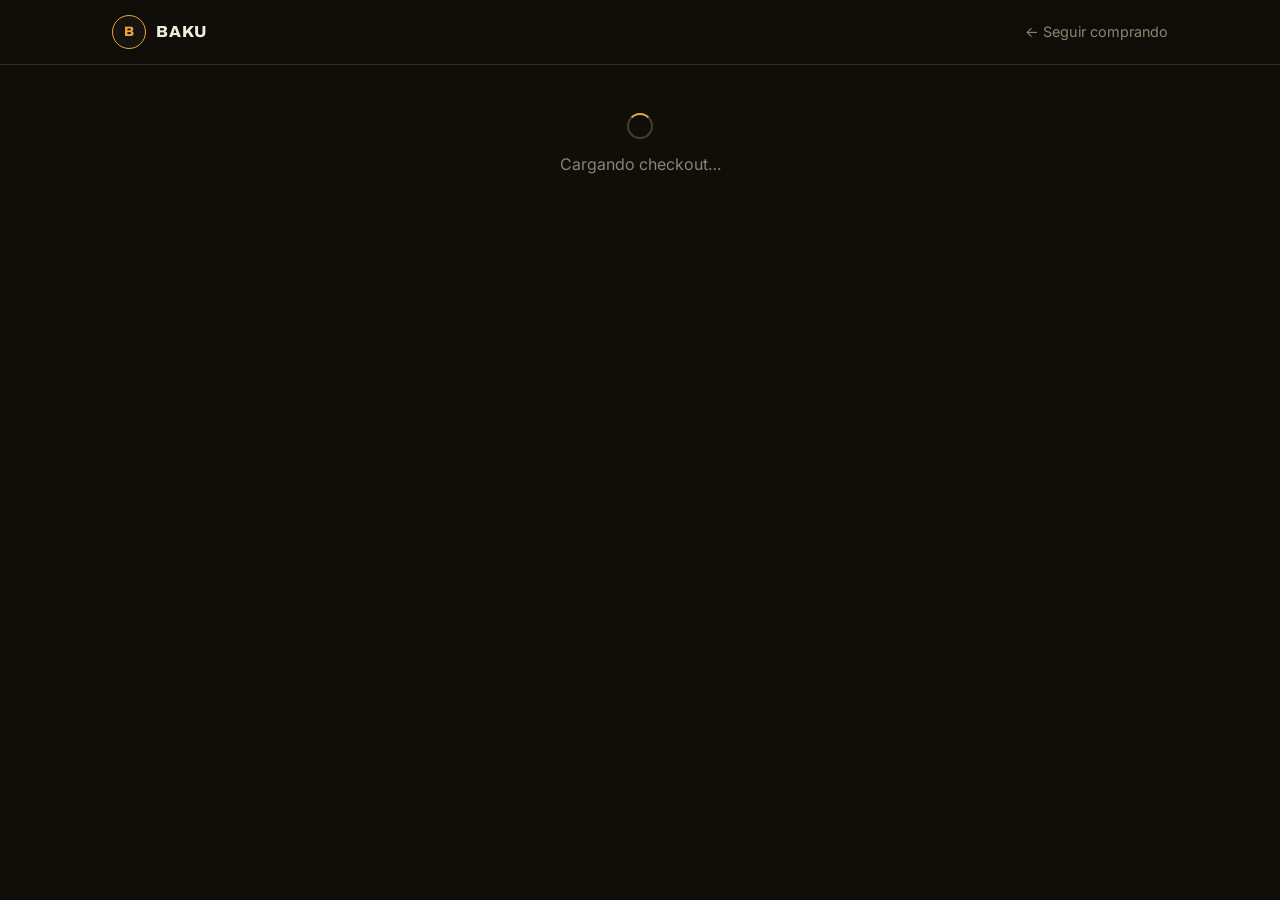
<file: checkout.html>
<!DOCTYPE html>
<html lang="es">
<head>
  <meta charset="UTF-8">
  <meta name="viewport" content="width=device-width, initial-scale=1.0, viewport-fit=cover">
  <title>Finalizar compra · BAKU Indumentaria</title>
  <meta name="robots" content="noindex, nofollow">
  <meta name="theme-color" content="#100E09">
  <link rel="icon" href="data:image/svg+xml,%3Csvg xmlns='http://www.w3.org/2000/svg' viewBox='0 0 32 32'%3E%3Ccircle cx='16' cy='16' r='16' fill='%23100E09'/%3E%3Ccircle cx='16' cy='16' r='12.5' fill='none' stroke='%23E8A63B' stroke-width='1.2'/%3E%3Ctext x='16' y='21' font-family='Arial Black,sans-serif' font-size='13' font-weight='900' fill='%23E8A63B' text-anchor='middle'%3EB%3C/text%3E%3C/svg%3E">
  <link rel="preconnect" href="https://fonts.googleapis.com">
  <link rel="preconnect" href="https://fonts.gstatic.com" crossorigin>
  <link rel="stylesheet" href="https://fonts.googleapis.com/css2?family=Archivo:wght@600;700;800&family=Inter:wght@400;500;600;700&display=swap">
  <style>
    :root{
      --bg:#100E09; --bg-2:#171410; --surface:#1E1A14; --surface-2:#252017;
      --border:#302A20; --border-2:#443C2C;
      --ink:#F1ECDE; --ink-soft:#CFC7B4; --ink-mute:#8A8371;
      --gold:#E8A63B; --gold-hi:#F4B94E; --on-gold:#1A1305;
      --success:#4ED08A; --danger:#E5484D; --danger-bg:rgba(229,72,77,.14);
      --r:12px; --r-lg:16px; --r-xl:22px;
      --font:"Inter",system-ui,sans-serif; --display:"Archivo",var(--font);
    }
    *{margin:0;padding:0;box-sizing:border-box}
    body{background:var(--bg);color:var(--ink);font-family:var(--font);line-height:1.5;-webkit-font-smoothing:antialiased;min-height:100svh}
    a{color:inherit;text-decoration:none}
    img{display:block;max-width:100%}
    .wrap{max-width:1120px;margin:0 auto;padding:0 clamp(1rem,4vw,2rem)}

    /* Header */
    .co-head{border-bottom:1px solid var(--border);position:sticky;top:0;background:color-mix(in srgb,var(--bg) 88%,transparent);backdrop-filter:blur(10px);z-index:10}
    .co-head-in{display:flex;align-items:center;justify-content:space-between;height:64px}
    .brand{display:flex;align-items:center;gap:.6rem;font-family:var(--display);font-weight:800;letter-spacing:.06em}
    .brand .seal{width:34px;height:34px;display:grid;place-items:center;border-radius:50%;background:var(--bg-2);border:1px solid var(--gold);color:var(--gold);font-size:.85rem}
    .co-back{color:var(--ink-mute);font-size:.9rem;display:inline-flex;align-items:center;gap:.4rem}
    .co-back:hover{color:var(--ink)}

    /* Stepper */
    .stepper{display:flex;align-items:center;justify-content:center;gap:0;padding:1.6rem 0 .4rem}
    .stepper .st{display:flex;flex-direction:column;align-items:center;gap:.4rem;color:var(--ink-mute);font-size:.78rem;letter-spacing:.03em;flex:0 0 auto}
    .stepper .st b{width:34px;height:34px;border-radius:50%;display:grid;place-items:center;border:1.5px solid var(--border-2);font-family:var(--display);font-size:.9rem;background:var(--surface)}
    .stepper .st.is-done b{border-color:var(--gold);color:var(--gold)}
    .stepper .st.is-active b{border-color:var(--gold);background:var(--gold);color:var(--on-gold)}
    .stepper .st.is-active{color:var(--ink)}
    .stepper .bar{flex:1;max-width:90px;height:1.5px;background:var(--border-2);margin:0 .5rem;margin-bottom:1.3rem}
    .stepper .bar.is-done{background:var(--gold)}

    /* Layout */
    .co-grid{display:grid;grid-template-columns:1.55fr 1fr;gap:1.4rem;align-items:start;padding:1rem 0 4rem}
    .card{background:var(--surface);border:1px solid var(--border);border-radius:var(--r-lg);padding:clamp(1.1rem,3vw,1.6rem)}
    .card + .card{margin-top:1rem}
    .card h2{font-family:var(--display);font-weight:700;font-size:1.05rem;margin-bottom:1rem;letter-spacing:.01em}
    .section-label{font-size:.72rem;text-transform:uppercase;letter-spacing:.14em;color:var(--ink-mute);font-weight:700;margin:1.3rem 0 .7rem}
    .section-label:first-child{margin-top:0}

    /* Form */
    .grid2{display:grid;grid-template-columns:1fr 1fr;gap:.8rem}
    .field{display:flex;flex-direction:column;gap:.35rem;margin-bottom:.8rem}
    .field.col2{grid-column:1/-1}
    label{font-size:.8rem;color:var(--ink-soft);font-weight:500}
    .input{width:100%;background:var(--bg-2);border:1px solid var(--border-2);border-radius:var(--r);color:var(--ink);
      padding:.8rem .9rem;font:inherit;font-size:16px;min-height:50px;transition:border-color .15s}
    .input:focus{outline:none;border-color:var(--gold)}
    .input::placeholder{color:var(--ink-mute)}
    textarea.input{min-height:80px;resize:vertical}
    .hint{font-size:.78rem;color:var(--ink-mute);margin-top:.3rem}
    .err{color:var(--danger);font-size:.82rem;margin-top:.5rem;min-height:1em}

    /* Buttons */
    .btn{display:inline-flex;align-items:center;justify-content:center;gap:.5rem;width:100%;
      background:var(--gold);color:var(--on-gold);border:0;border-radius:var(--r);
      font:inherit;font-weight:700;font-size:.95rem;padding:.95rem 1.2rem;min-height:52px;cursor:pointer;transition:filter .15s,opacity .15s}
    .btn:hover{filter:brightness(1.06)}
    .btn:disabled{opacity:.6;cursor:not-allowed}
    .btn-ghost{background:transparent;color:var(--ink);border:1px solid var(--border-2)}
    .btn-ghost:hover{border-color:var(--gold);color:var(--gold);filter:none}
    .btn-google{background:#fff;color:#1f1f1f}
    .btn-row{display:flex;gap:.7rem;margin-top:1rem}
    .btn-row .btn{width:auto;flex:1}

    /* Summary */
    .summary{position:sticky;top:88px}
    .sum-item{display:flex;gap:.8rem;padding:.7rem 0;border-bottom:1px solid var(--border)}
    .sum-item:first-child{padding-top:0}
    .sum-thumb{width:52px;height:62px;border-radius:8px;background:var(--bg-2);border:1px solid var(--border);object-fit:cover;flex:0 0 auto;display:grid;place-items:center;color:var(--ink-mute)}
    .sum-info{flex:1;min-width:0}
    .sum-info .n{font-weight:600;font-size:.9rem}
    .sum-info .m{font-size:.78rem;color:var(--ink-mute)}
    .sum-info .p{font-family:var(--display);font-weight:700;margin-top:.2rem}
    .sum-line{display:flex;justify-content:space-between;padding:.5rem 0;color:var(--ink-soft);font-size:.92rem}
    .sum-total{display:flex;justify-content:space-between;align-items:center;padding-top:.8rem;margin-top:.4rem;border-top:1px solid var(--border-2)}
    .sum-total b{font-family:var(--display);font-size:1.4rem}

    /* Auth tabs */
    .tabs{display:flex;gap:.4rem;background:var(--bg-2);border:1px solid var(--border);border-radius:var(--r);padding:.3rem;margin-bottom:1.2rem}
    .tabs button{flex:1;background:transparent;border:0;color:var(--ink-mute);font:inherit;font-weight:600;padding:.6rem;border-radius:9px;cursor:pointer}
    .tabs button.is-active{background:var(--surface);color:var(--ink)}
    .divider{display:flex;align-items:center;gap:.8rem;color:var(--ink-mute);font-size:.8rem;margin:1.1rem 0}
    .divider::before,.divider::after{content:"";flex:1;height:1px;background:var(--border)}

    /* Payment options */
    .pay{display:flex;flex-direction:column;gap:.7rem;margin:.5rem 0 1rem}
    .pay label{display:flex;gap:.8rem;align-items:flex-start;padding:1rem;border:1.5px solid var(--border-2);border-radius:var(--r);cursor:pointer;transition:border-color .15s,background .15s}
    .pay label:hover{border-color:var(--border-2)}
    .pay input{margin-top:.2rem;accent-color:var(--gold);width:18px;height:18px;flex:0 0 auto}
    .pay input:checked + .pay-txt{color:var(--ink)}
    .pay label:has(input:checked){border-color:var(--gold);background:color-mix(in srgb,var(--gold) 8%,transparent)}
    .pay-txt strong{display:block;font-size:.95rem}
    .pay-txt span{font-size:.82rem;color:var(--ink-mute)}
    .pay-detail{background:var(--bg-2);border:1px solid var(--border);border-radius:var(--r);padding:1rem;font-size:.9rem;margin-bottom:1rem}
    .pay-detail code{font-family:ui-monospace,monospace;background:var(--surface-2);padding:.15rem .5rem;border-radius:6px;color:var(--gold-hi)}

    .userbar{display:flex;align-items:center;justify-content:space-between;background:var(--bg-2);border:1px solid var(--border);border-radius:var(--r);padding:.7rem 1rem;margin-bottom:1rem;font-size:.9rem}
    .userbar a{color:var(--gold);font-weight:600}

    /* Login centrado y minimalista */
    .auth-wrap{min-height:calc(100svh - 140px);display:grid;place-items:center;padding:2rem 0}
    .auth-card{width:100%;max-width:420px;background:var(--surface);border:1px solid var(--border);border-radius:var(--r-xl);padding:clamp(1.5rem,5vw,2.4rem)}
    .auth-seal{width:48px;height:48px;margin:0 auto .9rem;display:grid;place-items:center;border-radius:50%;background:var(--bg-2);border:1px solid var(--gold);color:var(--gold);font-family:var(--display);font-weight:800;font-size:1.05rem}
    .auth-title{font-family:var(--display);font-weight:700;font-size:1.25rem;text-align:center;margin-bottom:.35rem;letter-spacing:.01em}
    .auth-sub{text-align:center;color:var(--ink-mute);font-size:.88rem;margin-bottom:1.5rem}

    .empty{text-align:center;padding:4rem 1rem;color:var(--ink-mute)}
    .empty .big{font-size:2.5rem;margin-bottom:.6rem}
    .loading{text-align:center;padding:3rem;color:var(--ink-mute)}
    .spin{width:26px;height:26px;border:2.5px solid var(--border-2);border-top-color:var(--gold);border-radius:50%;animation:sp .7s linear infinite;margin:0 auto .8rem}
    @keyframes sp{to{transform:rotate(360deg)}}

    .ok-screen{text-align:center;padding:2.5rem 1rem}
    .ok-ico{width:70px;height:70px;margin:0 auto 1.2rem;border-radius:50%;display:grid;place-items:center;background:color-mix(in srgb,var(--success) 16%,transparent);color:var(--success)}
    .ok-screen h2{font-family:var(--display);font-size:1.5rem}
    .ok-num{font-family:var(--display);font-size:2rem;color:var(--gold);margin:.6rem 0}

    @media(max-width:840px){
      .co-grid{grid-template-columns:1fr}
      .summary{position:static;order:-1}
      .grid2{grid-template-columns:1fr}
      .stepper .bar{max-width:46px}
    }
  </style>
</head>
<body>
  <header class="co-head">
    <div class="wrap co-head-in">
      <a class="brand" href="index.html"><span class="seal">B</span><span data-brand-name>BAKU</span></a>
      <a class="co-back" href="index.html">← Seguir comprando</a>
    </div>
  </header>

  <main class="wrap" id="app">
    <div class="loading"><div class="spin"></div>Cargando checkout…</div>
  </main>

  <script type="module" src="js/store/checkout.js?v=20260731_v4"></script>
</body>
</html>
</file>
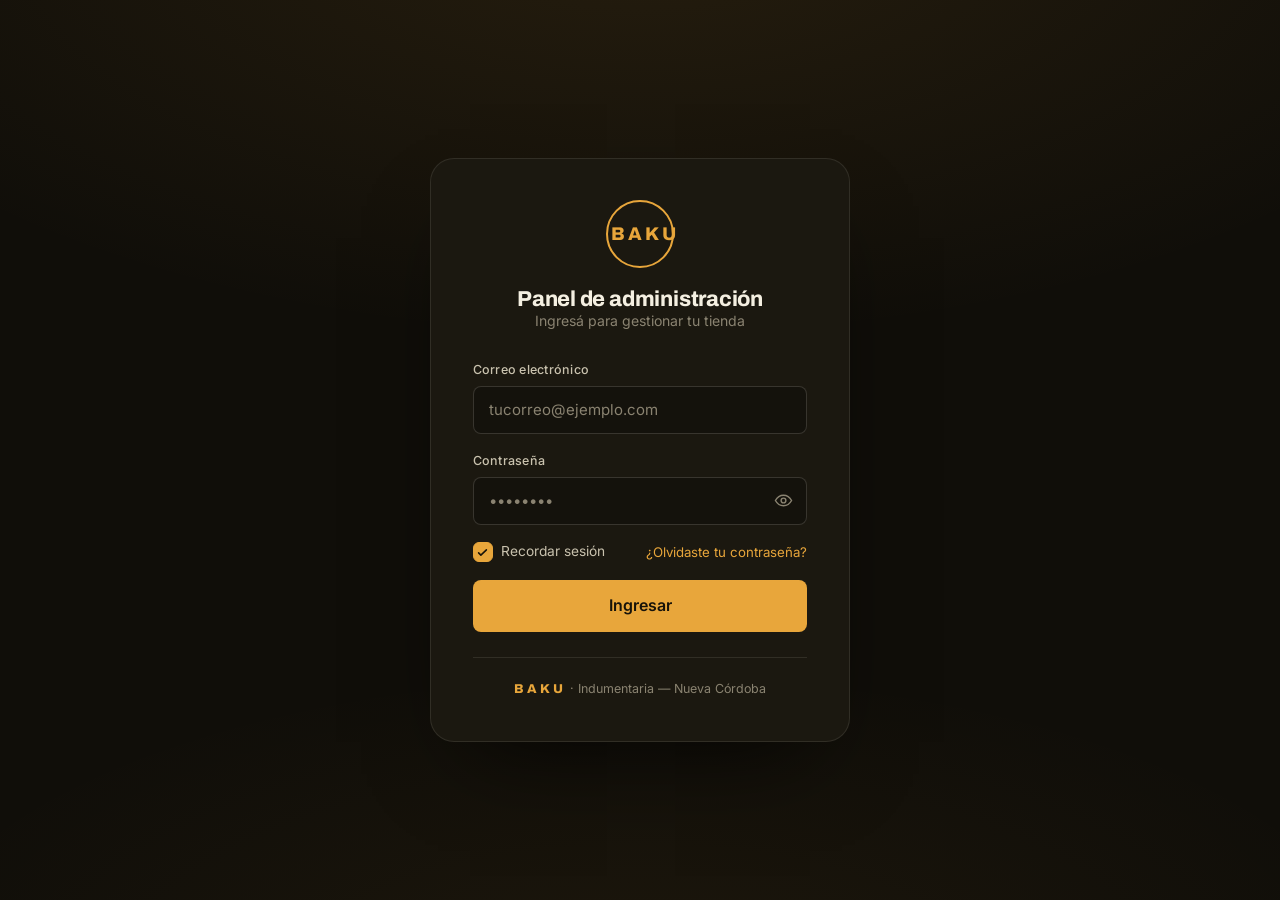
<file: login.html>
<!DOCTYPE html>
<html lang="es">
<head>
  <meta charset="UTF-8">
  <meta name="viewport" content="width=device-width, initial-scale=1.0">
  <title>Acceso · BAKU Panel</title>
  <meta name="robots" content="noindex, nofollow">
  <meta name="theme-color" content="#100E09">
  <link rel="icon" href="data:image/svg+xml,%3Csvg xmlns='http://www.w3.org/2000/svg' viewBox='0 0 32 32'%3E%3Ccircle cx='16' cy='16' r='16' fill='%23100E09'/%3E%3Ccircle cx='16' cy='16' r='12.5' fill='none' stroke='%23E8A63B' stroke-width='1.2'/%3E%3Ctext x='16' y='21' font-family='Arial Black,sans-serif' font-size='13' font-weight='900' fill='%23E8A63B' text-anchor='middle'%3EB%3C/text%3E%3C/svg%3E">
  <link rel="preconnect" href="https://fonts.googleapis.com">
  <link rel="preconnect" href="https://fonts.gstatic.com" crossorigin>
  <link rel="stylesheet" href="https://fonts.googleapis.com/css2?family=Archivo:wght@500;600;700;800&family=Inter:wght@400;500;600&family=JetBrains+Mono:wght@400;500&display=swap">
  <link rel="stylesheet" href="assets/css/panel.css?v=20260702">
  <link rel="stylesheet" href="assets/css/login.css?v=20260702">
</head>
<body>
  <div class="grain" aria-hidden="true"></div>

  <main class="login">
    <div class="login-card">

      <div class="login-head">
        <span class="seal" aria-hidden="true">BAKU</span>
        <div>
          <h1 class="login-title" data-title>Panel de administración</h1>
          <p class="login-sub" data-sub>Ingresá para gestionar tu tienda</p>
        </div>
      </div>

      <!-- Mensajes -->
      <div class="alert alert-error"   data-error   hidden style="margin-bottom:1rem">
        <svg viewBox="0 0 20 20" aria-hidden="true"><circle cx="10" cy="10" r="8" fill="none" stroke="currentColor" stroke-width="1.6"/><path d="M10 6v5M10 13.5v.5" stroke="currentColor" stroke-width="1.8" stroke-linecap="round"/></svg>
        <span data-error-msg></span>
      </div>
      <div class="alert alert-success" data-success hidden style="margin-bottom:1rem">
        <svg viewBox="0 0 20 20" aria-hidden="true"><circle cx="10" cy="10" r="8" fill="none" stroke="currentColor" stroke-width="1.6"/><path d="M6.5 10.2l2.3 2.3 4.7-4.9" fill="none" stroke="currentColor" stroke-width="1.8" stroke-linecap="round" stroke-linejoin="round"/></svg>
        <span data-success-msg></span>
      </div>

      <!-- ============ VISTA: INGRESAR ============ -->
      <form class="login-form login-view" data-view="login" novalidate>
        <div class="field">
          <label for="email">Correo electrónico</label>
          <div class="control">
            <input class="input" id="email" name="email" type="email" inputmode="email"
                   autocomplete="username" placeholder="tucorreo@ejemplo.com" required>
          </div>
        </div>

        <div class="field">
          <label for="password">Contraseña</label>
          <div class="control">
            <input class="input has-icon-right" id="password" name="password" type="password"
                   autocomplete="current-password" placeholder="••••••••" required minlength="6">
            <button type="button" class="control-icon" data-toggle-pass aria-label="Mostrar contraseña">
              <svg data-eye viewBox="0 0 20 20"><path d="M1.5 10S4.5 4.5 10 4.5 18.5 10 18.5 10 15.5 15.5 10 15.5 1.5 10 1.5 10z" fill="none" stroke="currentColor" stroke-width="1.5"/><circle cx="10" cy="10" r="2.5" fill="none" stroke="currentColor" stroke-width="1.5"/></svg>
            </button>
          </div>
        </div>

        <div class="login-row">
          <label class="check">
            <input type="checkbox" name="remember" checked>
            <span class="check-box"><svg viewBox="0 0 20 20" aria-hidden="true"><path d="M4 10.5l3.5 3.5L16 6" fill="none" stroke="currentColor" stroke-width="2.4" stroke-linecap="round" stroke-linejoin="round"/></svg></span>
            Recordar sesión
          </label>
          <a class="login-link" href="#" data-goto="recover">¿Olvidaste tu contraseña?</a>
        </div>

        <button class="btn btn-lg btn-block" type="submit" data-submit-login>Ingresar</button>
      </form>

      <!-- ============ VISTA: RECUPERAR ============ -->
      <form class="login-form login-view" data-view="recover" hidden novalidate>
        <a class="login-back" href="#" data-goto="login">
          <svg viewBox="0 0 20 20" aria-hidden="true"><path d="M12 4l-6 6 6 6" fill="none" stroke="currentColor" stroke-width="1.8" stroke-linecap="round" stroke-linejoin="round"/></svg>
          Volver
        </a>
        <p class="field-hint">Te enviamos un enlace a tu correo para crear una contraseña nueva.</p>
        <div class="field">
          <label for="recover-email">Correo electrónico</label>
          <div class="control">
            <input class="input" id="recover-email" name="email" type="email" inputmode="email"
                   autocomplete="username" placeholder="tucorreo@ejemplo.com" required>
          </div>
        </div>
        <button class="btn btn-lg btn-block" type="submit" data-submit-recover>Enviar enlace</button>
      </form>

      <!-- ============ VISTA: NUEVA CONTRASEÑA ============ -->
      <form class="login-form login-view" data-view="reset" hidden novalidate>
        <p class="field-hint">Definí tu nueva contraseña.</p>
        <div class="field">
          <label for="new-password">Nueva contraseña</label>
          <div class="control">
            <input class="input has-icon-right" id="new-password" name="password" type="password"
                   autocomplete="new-password" placeholder="Mínimo 6 caracteres" required minlength="6">
            <button type="button" class="control-icon" data-toggle-pass aria-label="Mostrar contraseña">
              <svg viewBox="0 0 20 20"><path d="M1.5 10S4.5 4.5 10 4.5 18.5 10 18.5 10 15.5 15.5 10 15.5 1.5 10 1.5 10z" fill="none" stroke="currentColor" stroke-width="1.5"/><circle cx="10" cy="10" r="2.5" fill="none" stroke="currentColor" stroke-width="1.5"/></svg>
            </button>
          </div>
        </div>
        <button class="btn btn-lg btn-block" type="submit" data-submit-reset>Guardar contraseña</button>
      </form>

      <div class="login-foot">
        <span class="brandmark">BAKU</span> · Indumentaria — Nueva Córdoba
      </div>
    </div>
  </main>

  <script type="module" src="js/admin/login.js?v=20260702"></script>
</body>
</html>
</file>
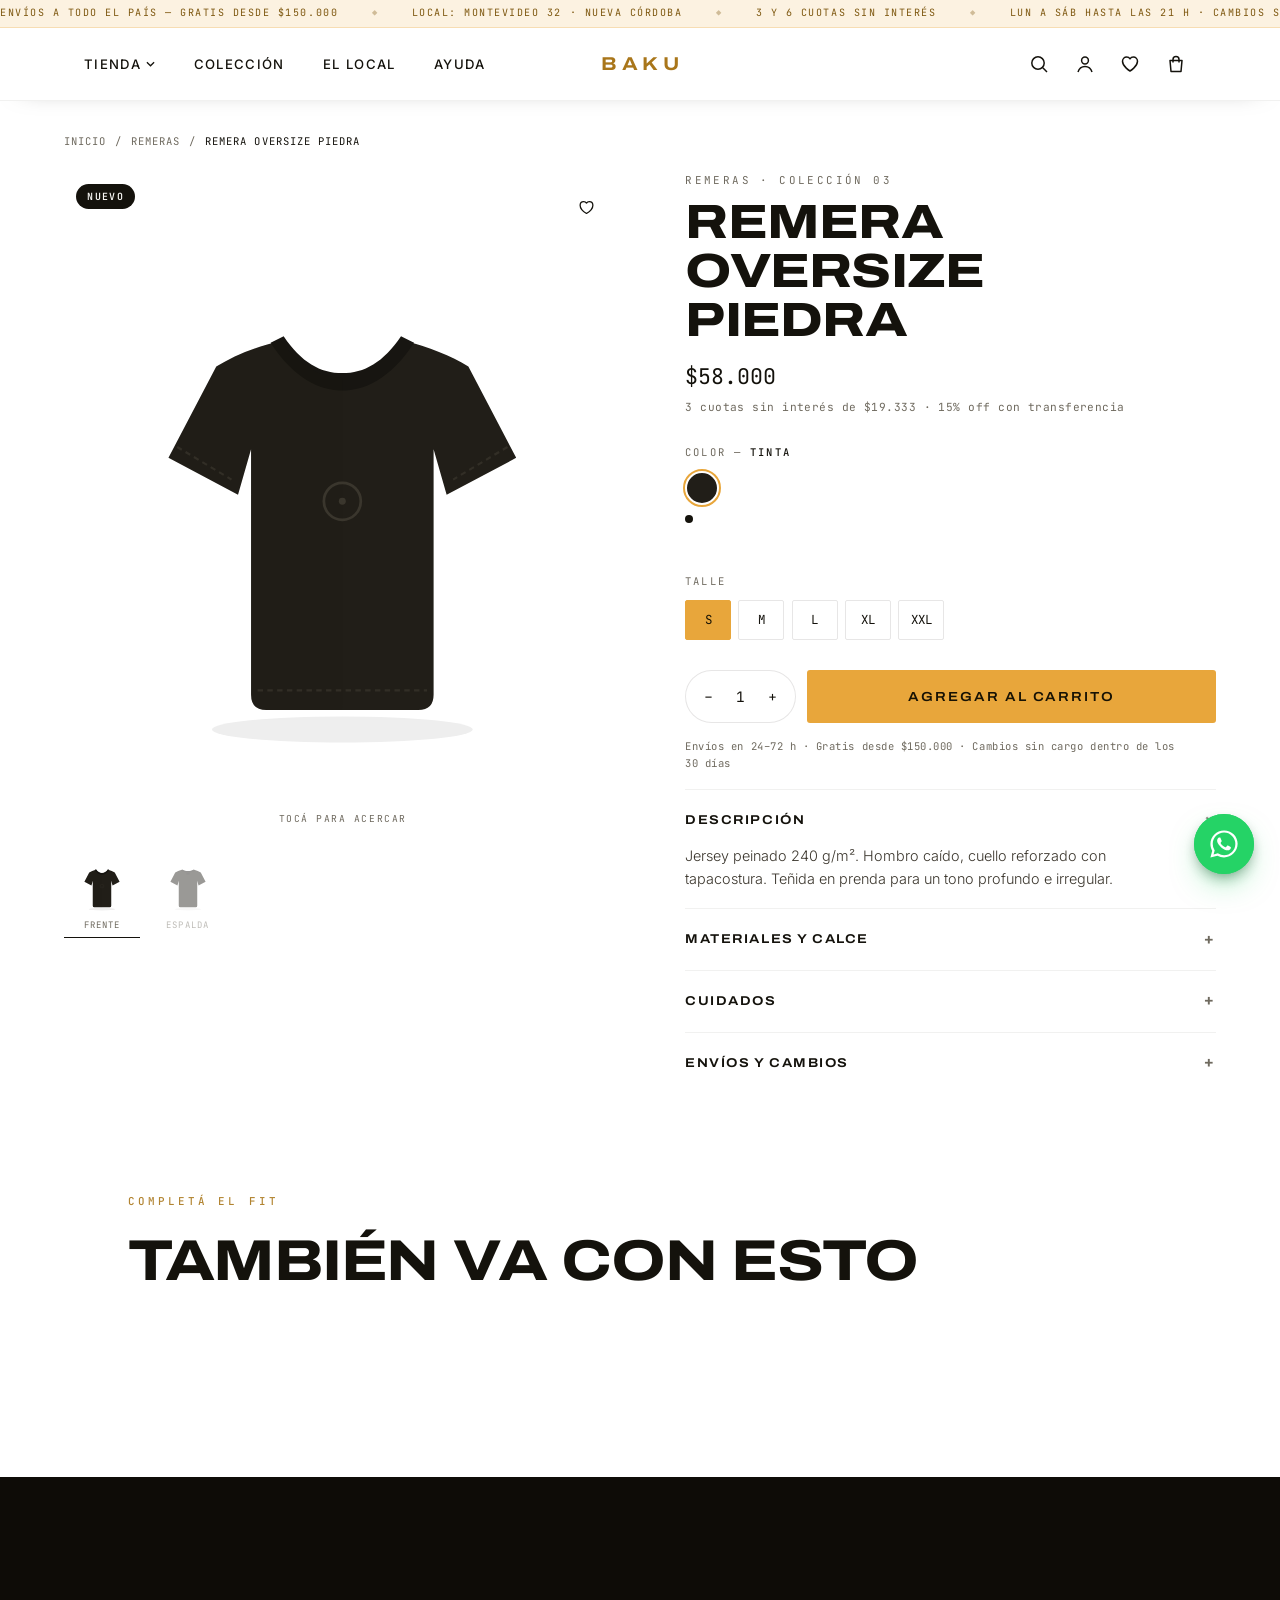
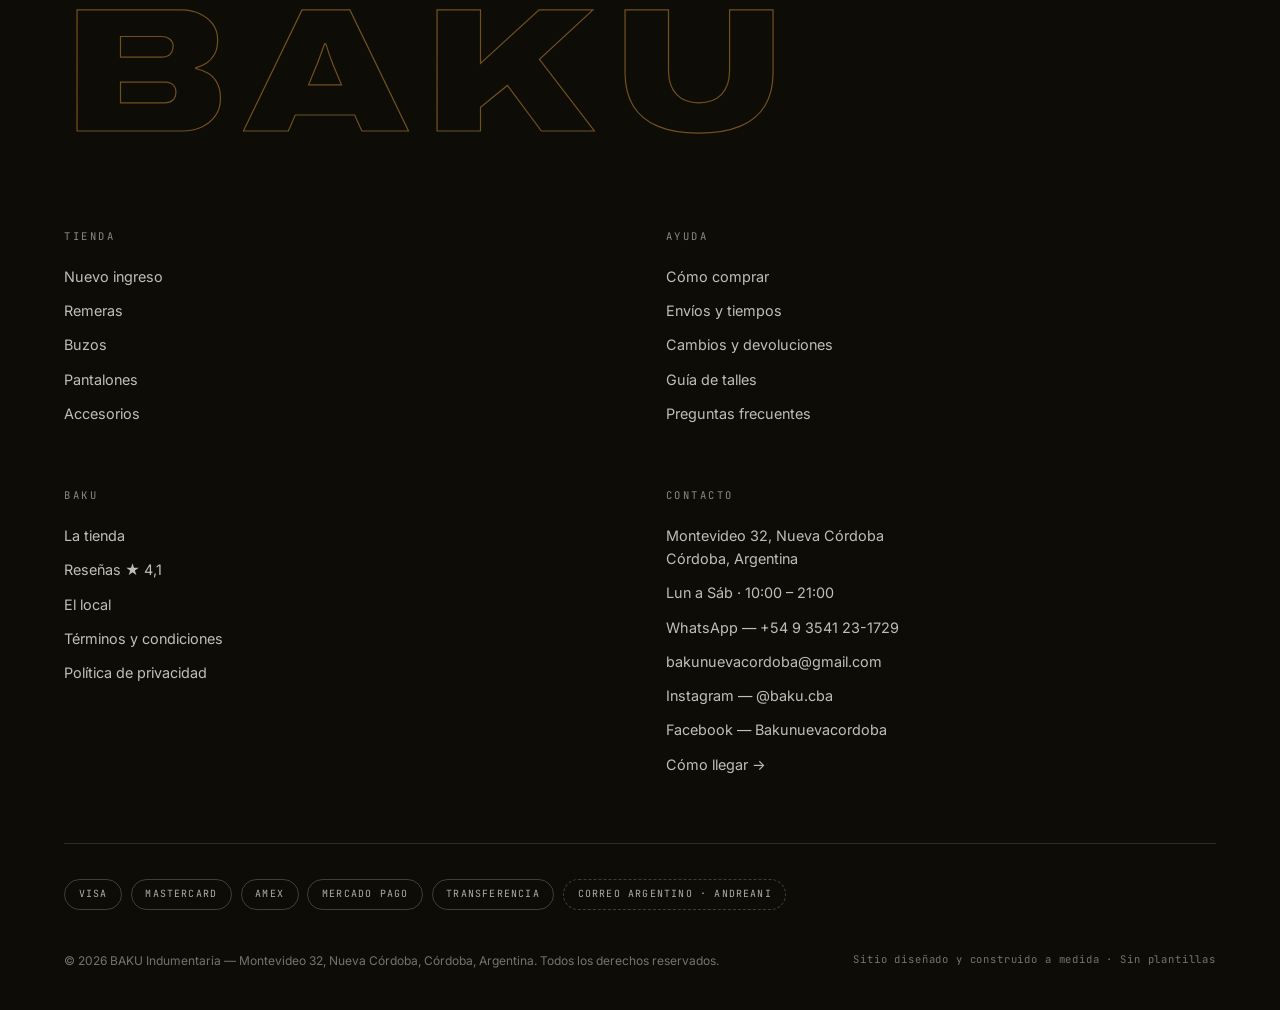
<file: producto.html>
<!DOCTYPE html>
<html lang="es" class="no-js">
<head>
  <meta charset="UTF-8">
  <meta name="viewport" content="width=device-width, initial-scale=1.0">
  <title>Remera Oversize Piedra — BAKU Indumentaria</title>
  <meta name="description" content="Ficha de producto BAKU Indumentaria: precio, colores, talles y envíos. Streetwear masculino — Montevideo 32, Nueva Córdoba.">
  <meta property="og:title" content="BAKU Indumentaria">
  <meta property="og:description" content="Streetwear masculino en Nueva Córdoba. Montevideo 32, Córdoba — envíos a todo el país.">
  <meta property="og:type" content="website">
  <meta name="theme-color" content="#14120C">

  <link rel="icon" href="data:image/svg+xml,%3Csvg xmlns='http://www.w3.org/2000/svg' viewBox='0 0 32 32'%3E%3Ccircle cx='16' cy='16' r='16' fill='%23100E09'/%3E%3Ccircle cx='16' cy='16' r='12.5' fill='none' stroke='%23E8A63B' stroke-width='1.2'/%3E%3Ctext x='16' y='21' font-family='Arial Black,sans-serif' font-size='13' font-weight='900' fill='%23E8A63B' text-anchor='middle'%3EB%3C/text%3E%3C/svg%3E">

  <link rel="preconnect" href="https://fonts.googleapis.com">
  <link rel="preconnect" href="https://fonts.gstatic.com" crossorigin>
  <link rel="stylesheet" href="https://fonts.googleapis.com/css2?family=Archivo:ital,wdth,wght@0,62..125,100..900;1,62..125,100..900&family=Inter:wght@300..600&family=JetBrains+Mono:wght@300..500&display=swap">

  <link rel="preload" as="image" href="assets/img/local-interior.jpg" fetchpriority="high">
  <link rel="stylesheet" href="styles.css?v=20260748_v12">
</head>
<body>

  <a class="skip-link" href="#main">Saltar al contenido</a>

  <!-- Barra de progreso de scroll -->
  <div class="scroll-progress" data-progress aria-hidden="true"></div>
  <!-- ==========================================================
       TOP BAR — anuncio en marquee
       ========================================================== -->
  <div class="topbar" aria-hidden="true">
    <div class="topbar-track">
      <span>Envíos a todo el país — gratis desde $150.000</span><i>◆</i>
      <span>Local: Montevideo 32 · Nueva Córdoba</span><i>◆</i>
      <span>3 y 6 cuotas sin interés</span><i>◆</i>
      <span>Lun a Sáb hasta las 21 h · Cambios sin cargo</span><i>◆</i>
      <span>Envíos a todo el país — gratis desde $150.000</span><i>◆</i>
      <span>Local: Montevideo 32 · Nueva Córdoba</span><i>◆</i>
      <span>3 y 6 cuotas sin interés</span><i>◆</i>
      <span>Lun a Sáb hasta las 21 h · Cambios sin cargo</span><i>◆</i>
    </div>
  </div>

  <!-- ==========================================================
       HEADER
       ========================================================== -->
  <header class="header" data-header>
    <nav class="header-inner" aria-label="Principal">
      <button class="nav-burger" data-burger aria-label="Abrir menú" aria-expanded="false">
        <span></span><span></span>
      </button>

      <ul class="nav-links" role="list">
        <li class="has-mega">
          <a href="index.html#nuevo" data-mega-trigger>Tienda<svg viewBox="0 0 10 6" class="chev" aria-hidden="true"><path d="M1 1l4 4 4-4" fill="none" stroke="currentColor" stroke-width="1.4"/></svg></a>
        </li>
        <li><a href="index.html#lookbook">Colección</a></li>
        <li><a href="index.html#local">El Local</a></li>
        <li><a href="index.html#contacto">Ayuda</a></li>
      </ul>

      <a class="logo" href="index.html" aria-label="BAKU Indumentaria — inicio">BAKU</a>

      <div class="nav-tools">
        <button class="tool" data-open-search aria-label="Buscar">
          <svg viewBox="0 0 20 20" aria-hidden="true"><circle cx="9" cy="9" r="6.2" fill="none" stroke="currentColor" stroke-width="1.5"/><path d="M13.8 13.8L18 18" stroke="currentColor" stroke-width="1.5"/></svg>
        </button>
        <button class="tool tool-account" data-open-account aria-label="Mi cuenta">
          <svg viewBox="0 0 20 20" aria-hidden="true"><circle cx="10" cy="6.5" r="3.4" fill="none" stroke="currentColor" stroke-width="1.5"/><path d="M3 18c1.2-4 4-5.5 7-5.5s5.8 1.5 7 5.5" fill="none" stroke="currentColor" stroke-width="1.5"/></svg>
        </button>
        <button class="tool" data-open-wishlist aria-label="Favoritos">
          <svg viewBox="0 0 20 20" aria-hidden="true"><path d="M10 17S2.5 12.6 2.5 7.3C2.5 4.8 4.4 3 6.7 3c1.4 0 2.6.7 3.3 1.8C10.7 3.7 11.9 3 13.3 3c2.3 0 4.2 1.8 4.2 4.3C17.5 12.6 10 17 10 17z" fill="none" stroke="currentColor" stroke-width="1.5" stroke-linejoin="round"/></svg>
          <span class="tool-count" data-wish-count hidden>0</span>
        </button>
        <button class="tool" data-open-cart aria-label="Carrito">
          <svg viewBox="0 0 20 20" aria-hidden="true"><path d="M4 6.5h12l-1 11H5l-1-11z" fill="none" stroke="currentColor" stroke-width="1.5" stroke-linejoin="round"/><path d="M7 8.5v-3a3 3 0 016 0v3" fill="none" stroke="currentColor" stroke-width="1.5"/></svg>
          <span class="tool-count" data-cart-count hidden>0</span>
        </button>
      </div>
    </nav>

    <!-- Mega menú -->
    <div class="mega" data-mega aria-hidden="true">
      <div class="mega-inner">
        <div class="mega-col">
          <p class="mega-label">Categorías</p>
          <ul role="list">
            <li><a href="index.html#nuevo">Nuevo ingreso</a></li>
            <li><a href="index.html#categorias">Remeras</a></li>
            <li><a href="index.html#categorias">Buzos &amp; Hoodies</a></li>
            <li><a href="index.html#categorias">Pantalones</a></li>
            <li><a href="index.html#accesorios">Accesorios</a></li>
          </ul>
        </div>
        <div class="mega-col">
          <p class="mega-label">Colecciones</p>
          <ul role="list">
            <li><a href="index.html#lookbook">Colección 03 — Invierno</a></li>
            <li><a href="index.html#lookbook">Básicos permanentes</a></li>
            <li><a href="index.html#nuevo">Últimas unidades</a></li>
          </ul>
        </div>
        <div class="mega-col">
          <p class="mega-label">BAKU</p>
          <ul role="list">
            <li><a href="index.html#studio">La tienda</a></li>
            <li><a href="index.html#resenas">Reseñas ★ 4,1</a></li>
            <li><a href="index.html#local">Cómo llegar</a></li>
          </ul>
        </div>
        <a class="mega-feature" href="producto.html?id=hoodie-bruma-niebla">
          <svg class="mega-feature-art" viewBox="0 0 400 500" style="--g1:#B6B1A6;--g2:#9C968A;--g3:#8A8478" aria-hidden="true"><use href="#g-hoodie"/></svg>
          <span class="mega-feature-tag">Recién llegado</span>
          <span class="mega-feature-name">Hoodie Bruma — Niebla</span>
        </a>
      </div>
    </div>
  </header>

  <!-- Menú móvil -->
  <div class="mobile-menu" data-mobile-menu aria-hidden="true">
    <nav aria-label="Menú móvil">
      <a href="index.html#nuevo">Tienda</a>
      <a href="index.html#categorias">Categorías</a>
      <a href="index.html#lookbook">Colección</a>
      <a href="index.html#local">El Local</a>
      <a href="index.html#contacto">Ayuda</a>
    </nav>
    <p class="mobile-menu-foot">BAKU Indumentaria — Montevideo 32, Nueva Córdoba</p>
  </div>


  <main id="main" class="pdp" data-pdp>

    <!-- Migas de pan -->
    <nav class="crumbs" aria-label="Migas de pan">
      <a href="index.html">Inicio</a>
      <span aria-hidden="true">/</span>
      <a href="index.html#nuevo" data-crumb-cat>Remeras</a>
      <span aria-hidden="true">/</span>
      <span data-crumb-name>Remera Oversize Piedra</span>
    </nav>

    <div class="pdp-grid">

      <!-- Galería -->
      <section class="pdp-gallery" aria-label="Galería del producto">
        <div class="pdp-stage" data-pdp-stage>
          <span class="badge badge-new" data-pdp-badge>Nuevo</span>
          <button class="card-fav pdp-stage-fav" data-pdp-fav aria-label="Agregar a favoritos" aria-pressed="false"><svg viewBox="0 0 20 20"><path d="M10 17S2.5 12.6 2.5 7.3C2.5 4.8 4.4 3 6.7 3c1.4 0 2.6.7 3.3 1.8C10.7 3.7 11.9 3 13.3 3c2.3 0 4.2 1.8 4.2 4.3C17.5 12.6 10 17 10 17z"/></svg></button>
          <svg class="pdp-art" viewBox="0 0 400 500" data-pdp-art style="--g1:#211E18;--g2:#171511;--g3:#3A362D" aria-hidden="true"><use href="#g-tee" data-pdp-use/></svg>
          <p class="pdp-zoom-hint" data-pdp-zoom-hint>Tocá para acercar</p>
        </div>
        <div class="pdp-thumbs" data-pdp-thumbs>
          <button class="pdp-thumb is-active" data-view="0" aria-label="Vista frente">
            <svg viewBox="0 0 400 500" style="--g1:#211E18;--g2:#171511;--g3:#3A362D" aria-hidden="true"><use href="#g-tee"/></svg>
            <span>Frente</span>
          </button>
          <button class="pdp-thumb" data-view="1" aria-label="Vista espalda">
            <svg viewBox="0 0 400 500" style="--g1:#211E18;--g2:#171511;--g3:#3A362D" aria-hidden="true"><use href="#g-tee-b"/></svg>
            <span>Espalda</span>
          </button>
        </div>
      </section>

      <!-- Información -->
      <section class="pdp-info">
        <p class="pdp-kicker" data-pdp-cat>Remeras · Colección 03</p>
        <h1 class="pdp-name" data-pdp-name>Remera Oversize Piedra</h1>
        <p class="pdp-price" data-pdp-price>$58.000</p>
        <p class="pdp-cuotas" data-pdp-cuotas>3 cuotas sin interés de $19.333 · 15% off con transferencia</p>

        <div class="pdp-block">
          <p class="pdp-label">Color — <strong data-pdp-colorname>Tinta</strong></p>
          <div class="pdp-colors" data-pdp-colors>
            <button class="pdp-color is-active" style="--dot:#211E18" aria-label="Color Tinta"></button>
          </div>
        </div>

        <p class="pdp-stock" data-pdp-stock hidden></p>

        <div class="pdp-block">
          <p class="pdp-label">Talle</p>
          <div class="pdp-sizes qv-sizes" data-pdp-sizes>
            <button class="qv-size is-selected">S</button>
            <button class="qv-size">M</button>
            <button class="qv-size">L</button>
            <button class="qv-size">XL</button>
            <button class="qv-size">XXL</button>
          </div>
          <p class="pdp-warn" data-pdp-size-warn hidden>Elegí un talle para continuar</p>
        </div>

        <div class="pdp-buy">
          <div class="drawer-qty pdp-qty">
            <button data-pdp-qty="-1" aria-label="Restar cantidad">−</button>
            <output data-pdp-qty-out>1</output>
            <button data-pdp-qty="1" aria-label="Sumar cantidad">+</button>
          </div>
          <button class="btn btn-solid pdp-add" data-pdp-add>Agregar al carrito</button>
        </div>
        <p class="pdp-hint" data-pdp-qty-max hidden></p>

        <p class="pdp-ship">Envíos en 24–72 h · Gratis desde $150.000 · Cambios sin cargo dentro de los 30 días</p>

        <details class="pdp-acc" open>
          <summary>Descripción</summary>
          <p data-pdp-desc>Jersey peinado 240 g/m². Hombro caído, cuello reforzado con tapacostura. Teñida en prenda para un tono profundo e irregular.</p>
        </details>
        <details class="pdp-acc">
          <summary>Materiales y calce</summary>
          <p data-pdp-material>100% algodón peinado 240 g/m², teñido en prenda.</p>
          <p data-pdp-fit>Oversize real: hombro caído y largo extra. Si la querés al cuerpo, bajá un talle.</p>
        </details>
        <details class="pdp-acc">
          <summary>Cuidados</summary>
          <p data-pdp-care>Lavar del revés con agua fría. No usar secadora. Plancha media sin tocar el sello.</p>
        </details>
        <details class="pdp-acc">
          <summary>Envíos y cambios</summary>
          <p>Despachamos en 24 h hábiles por Correo Argentino o Andreani con seguimiento. Tenés 30 días para cambios sin cargo: escribinos a bakunuevacordoba@gmail.com y coordinamos el retiro.</p>
        </details>
      </section>
    </div>

    <!-- Relacionados -->
    <section class="pdp-related">
      <header class="section-head">
        <p class="section-kicker">Completá el fit</p>
        <h2>También va con esto</h2>
      </header>
      <div class="grid grid-4" data-pdp-related></div>
    </section>

  </main>

  <!-- Barra de compra fija (móvil) -->
  <div class="pdp-bar" data-pdp-bar>
    <div class="pdp-bar-info">
      <p class="pdp-bar-name" data-pdp-bar-name>Remera Oversize Piedra</p>
      <p class="pdp-bar-price" data-pdp-bar-price>$58.000</p>
    </div>
    <button class="btn btn-solid" data-pdp-add-bar>Agregar</button>
  </div>
  <!-- ==========================================================
       FOOTER
       ========================================================== -->
  <footer class="footer" id="contacto">
    <div class="footer-brand">
      <span class="footer-logo" aria-hidden="true">BAKU</span>
    </div>

    <div class="footer-grid">
      <div class="footer-col">
        <p class="footer-label">Tienda</p>
        <ul role="list">
          <li><a href="index.html#nuevo">Nuevo ingreso</a></li>
          <li><a href="index.html#categorias">Remeras</a></li>
          <li><a href="index.html#categorias">Buzos</a></li>
          <li><a href="index.html#categorias">Pantalones</a></li>
          <li><a href="index.html#accesorios">Accesorios</a></li>
        </ul>
      </div>
      <div class="footer-col">
        <p class="footer-label">Ayuda</p>
        <ul role="list">
          <li><a href="#">Cómo comprar</a></li>
          <li><a href="#">Envíos y tiempos</a></li>
          <li><a href="#">Cambios y devoluciones</a></li>
          <li><a href="#">Guía de talles</a></li>
          <li><a href="#">Preguntas frecuentes</a></li>
        </ul>
      </div>
      <div class="footer-col">
        <p class="footer-label">BAKU</p>
        <ul role="list">
          <li><a href="index.html#studio">La tienda</a></li>
          <li><a href="index.html#resenas">Reseñas ★ 4,1</a></li>
          <li><a href="index.html#local">El local</a></li>
          <li><a href="#">Términos y condiciones</a></li>
          <li><a href="#">Política de privacidad</a></li>
        </ul>
      </div>
      <div class="footer-col">
        <p class="footer-label">Contacto</p>
        <ul role="list">
          <li>Montevideo 32, Nueva Córdoba<br>Córdoba, Argentina</li>
          <li>Lun a Sáb · 10:00 – 21:00</li>
          <li><a href="https://wa.me/5493541231729" target="_blank" rel="noopener">WhatsApp — +54 9 3541 23-1729</a></li>
          <li><a href="mailto:bakunuevacordoba@gmail.com">bakunuevacordoba@gmail.com</a></li>
          <li><a href="https://www.instagram.com/baku.cba/" target="_blank" rel="noopener">Instagram — @baku.cba</a></li>
          <li><a href="https://www.facebook.com/Bakunuevacordoba/" target="_blank" rel="noopener">Facebook — Bakunuevacordoba</a></li>
          <li><a href="https://www.google.com/maps/dir/?api=1&destination=BAKU+Indumentaria%2C+Montevideo+32%2C+C%C3%B3rdoba" target="_blank" rel="noopener">Cómo llegar →</a></li>
        </ul>
      </div>
    </div>

    <div class="footer-pay" aria-label="Medios de pago y envío">
      <span class="pay-chip">Visa</span>
      <span class="pay-chip">Mastercard</span>
      <span class="pay-chip">Amex</span>
      <span class="pay-chip">Mercado Pago</span>
      <span class="pay-chip">Transferencia</span>
      <span class="pay-chip pay-chip-ship">Correo Argentino · Andreani</span>
    </div>

    <div class="footer-legal">
      <p>© 2026 BAKU Indumentaria — Montevideo 32, Nueva Córdoba, Córdoba, Argentina. Todos los derechos reservados.</p>
      <p class="footer-note">Sitio diseñado y construido a medida · Sin plantillas</p>
    </div>
  </footer>


  <!-- ==========================================================
       BOTTOM NAV — navegación inferior (solo móvil)
       ========================================================== -->
  <nav class="bottom-nav" aria-label="Navegación inferior">
    <a class="bn-item" href="index.html">
      <svg viewBox="0 0 20 20" aria-hidden="true"><path d="M3 9.5L10 3l7 6.5V17a1 1 0 01-1 1h-4v-5H8v5H4a1 1 0 01-1-1z" fill="none" stroke="currentColor" stroke-width="1.5" stroke-linejoin="round"/></svg>
      <span>Inicio</span>
    </a>
    <button class="bn-item" data-open-search>
      <svg viewBox="0 0 20 20" aria-hidden="true"><circle cx="9" cy="9" r="6.2" fill="none" stroke="currentColor" stroke-width="1.5"/><path d="M13.8 13.8L18 18" stroke="currentColor" stroke-width="1.5"/></svg>
      <span>Buscar</span>
    </button>
    <button class="bn-item" data-open-wishlist>
      <svg viewBox="0 0 20 20" aria-hidden="true"><path d="M10 17S2.5 12.6 2.5 7.3C2.5 4.8 4.4 3 6.7 3c1.4 0 2.6.7 3.3 1.8C10.7 3.7 11.9 3 13.3 3c2.3 0 4.2 1.8 4.2 4.3C17.5 12.6 10 17 10 17z" fill="none" stroke="currentColor" stroke-width="1.5" stroke-linejoin="round"/></svg>
      <span>Favoritos</span>
      <span class="bn-count" data-wish-count hidden>0</span>
    </button>
    <button class="bn-item" data-open-cart>
      <svg viewBox="0 0 20 20" aria-hidden="true"><path d="M4 6.5h12l-1 11H5l-1-11z" fill="none" stroke="currentColor" stroke-width="1.5" stroke-linejoin="round"/><path d="M7 8.5v-3a3 3 0 016 0v3" fill="none" stroke="currentColor" stroke-width="1.5"/></svg>
      <span>Carrito</span>
      <span class="bn-count" data-cart-count hidden>0</span>
    </button>
    <button class="bn-item" data-open-account>
      <svg viewBox="0 0 20 20" aria-hidden="true"><circle cx="10" cy="6.5" r="3.4" fill="none" stroke="currentColor" stroke-width="1.5"/><path d="M3 18c1.2-4 4-5.5 7-5.5s5.8 1.5 7 5.5" fill="none" stroke="currentColor" stroke-width="1.5"/></svg>
      <span>Cuenta</span>
      <span class="bn-dot" data-bn-account-dot hidden></span>
    </button>
  </nav>

  <!-- ==========================================================
       WHATSAPP FLOTANTE
       ========================================================== -->
  <a class="wa-float" href="https://wa.me/5493541231729?text=%C2%A1Hola%20BAKU!%20Quiero%20hacer%20una%20consulta." target="_blank" rel="noopener" aria-label="Escribinos por WhatsApp">
    <span class="wa-float-pulse" aria-hidden="true"></span>
    <span class="wa-float-ico" aria-hidden="true">
      <svg viewBox="0 0 32 32"><path d="M16.02 3.2c-7.06 0-12.8 5.73-12.8 12.79 0 2.25.59 4.45 1.71 6.39L3.2 28.8l6.6-1.72a12.76 12.76 0 006.22 1.59h.01c7.05 0 12.79-5.74 12.79-12.8 0-3.42-1.33-6.63-3.75-9.05a12.7 12.7 0 00-9.05-3.62zm0 23.32h-.01a10.6 10.6 0 01-5.4-1.48l-.39-.23-4.02 1.05 1.07-3.92-.25-.4a10.55 10.55 0 01-1.62-5.63c0-5.86 4.77-10.63 10.64-10.63 2.84 0 5.5 1.11 7.51 3.12a10.55 10.55 0 013.11 7.52c0 5.86-4.77 10.63-10.64 10.63zm5.83-7.96c-.32-.16-1.89-.93-2.18-1.04-.29-.11-.5-.16-.72.16-.21.32-.82 1.04-1.01 1.25-.19.21-.37.24-.69.08-.32-.16-1.35-.5-2.57-1.59-.95-.85-1.59-1.9-1.78-2.22-.19-.32-.02-.49.14-.65.14-.14.32-.37.48-.56.16-.19.21-.32.32-.53.11-.21.05-.4-.03-.56-.08-.16-.72-1.73-.98-2.37-.26-.62-.52-.54-.72-.55l-.61-.01c-.21 0-.56.08-.85.4-.29.32-1.11 1.09-1.11 2.66 0 1.57 1.14 3.08 1.3 3.29.16.21 2.25 3.43 5.44 4.81.76.33 1.35.52 1.81.67.76.24 1.46.21 2 .13.61-.09 1.89-.77 2.15-1.52.27-.75.27-1.38.19-1.52-.08-.14-.29-.21-.61-.37z" fill="currentColor"/></svg>
    </span>
    <span class="wa-float-label">Escribinos</span>
  </a>

  <!-- ==========================================================
       OVERLAYS: búsqueda, carrito, quick view, toast
       ========================================================== -->

  <div class="overlay" data-overlay hidden></div>

  <!-- Búsqueda -->
  <div class="search" data-search aria-hidden="true" role="dialog" aria-label="Buscador">
    <div class="search-bar">
      <svg viewBox="0 0 20 20" aria-hidden="true"><circle cx="9" cy="9" r="6.2" fill="none" stroke="currentColor" stroke-width="1.5"/><path d="M13.8 13.8L18 18" stroke="currentColor" stroke-width="1.5"/></svg>
      <input type="search" data-search-input placeholder="Buscar: hoodie, remera, cargo…" aria-label="Buscar productos">
      <button class="search-close" data-close-search aria-label="Cerrar búsqueda">✕</button>
    </div>
    <p class="search-hint" data-search-hint>Escribí para buscar en el catálogo.</p>
    <div class="search-results" data-search-results></div>
  </div>

  <!-- Carrito / Wishlist drawer -->
  <aside class="drawer" data-drawer aria-hidden="true" role="dialog" aria-label="Carrito">
    <header class="drawer-head">
      <div class="drawer-tabs" role="tablist">
        <button class="drawer-tab is-active" data-tab="cart" role="tab" aria-selected="true">Carrito <span data-drawer-cart-count>0</span></button>
        <button class="drawer-tab" data-tab="wish" role="tab" aria-selected="false">Favoritos <span data-drawer-wish-count>0</span></button>
      </div>
      <button class="drawer-close" data-close-drawer aria-label="Cerrar">✕</button>
    </header>

    <div class="drawer-body" data-drawer-body>
      <!-- contenido inyectado por main.js -->
    </div>

    <footer class="drawer-foot" data-drawer-foot>
      <div class="drawer-total">
        <span>Subtotal</span>
        <strong data-drawer-total>$0</strong>
      </div>
      <p class="drawer-ship">Envío gratis desde $150.000 — <span data-drawer-ship-note></span></p>
      <button class="btn btn-solid btn-wide" data-checkout>Iniciar compra</button>
    </footer>
  </aside>

  <!-- Quick view -->
  <dialog class="qv" data-qv aria-label="Vista rápida de producto">
    <button class="qv-close" data-close-qv aria-label="Cerrar vista rápida">✕</button>
    <div class="qv-media">
      <svg class="qv-art" viewBox="0 0 400 500" data-qv-art aria-hidden="true"><use href="#g-tee" data-qv-use/></svg>
    </div>
    <div class="qv-info">
      <p class="qv-kicker" data-qv-color>—</p>
      <h3 class="qv-name" data-qv-name>—</h3>
      <p class="qv-price" data-qv-price>—</p>
      <p class="qv-desc" data-qv-desc>—</p>
      <p class="qv-label">Talle</p>
      <div class="qv-sizes" data-qv-sizes></div>
      <button class="btn btn-solid btn-wide" data-qv-add>Agregar al carrito</button>
      <p class="qv-note">Envíos en 24–72 h · Cambios sin cargo</p>
    </div>
  </dialog>

  <!-- Toast -->
  <div class="toast" data-toast role="status" aria-live="polite"></div>

  <!-- ==========================================================
       SPRITE — sistema de arte de prenda (100% original)
       Fichas técnicas vectoriales. Colorway vía --g1/--g2/--g3.
       ========================================================== -->
  <svg width="0" height="0" style="position:absolute" aria-hidden="true">
    <defs>

      <!-- Remera — frente -->
      <symbol id="g-tee" viewBox="0 0 400 500">
        <ellipse cx="200" cy="456" rx="120" ry="12" fill="#17150F" opacity=".07"/>
        <path d="M144 98 C120 104 100 112 84 122 L40 206 L104 240 L116 198 L116 424 Q116 438 130 438 L270 438 Q284 438 284 424 L284 198 L296 240 L360 206 L316 122 C300 112 280 104 256 98 C240 122 218 132 200 132 C182 132 160 122 144 98 Z" fill="var(--g1)"/>
        <path d="M146 94 C162 118 180 128 200 128 C220 128 238 118 254 94 L266 100 C244 134 220 144 200 144 C180 144 156 134 134 100 Z" fill="var(--g2)"/>
        <path d="M116 200 L116 424 Q116 438 130 438 L200 438 L200 132 C182 132 160 122 144 98 C120 104 100 112 84 122 L40 206 L104 240 L116 198 Z" fill="#17150F" opacity=".05"/>
        <line x1="122" y1="420" x2="278" y2="420" stroke="var(--g3)" stroke-width="2" stroke-dasharray="5 4" opacity=".7"/>
        <line x1="48" y1="196" x2="98" y2="226" stroke="var(--g3)" stroke-width="2" stroke-dasharray="5 4" opacity=".7"/>
        <line x1="352" y1="196" x2="302" y2="226" stroke="var(--g3)" stroke-width="2" stroke-dasharray="5 4" opacity=".7"/>
        <circle cx="200" cy="246" r="17" fill="none" stroke="var(--g3)" stroke-width="2.5"/>
        <circle cx="200" cy="246" r="3.2" fill="var(--g3)"/>
      </symbol>

      <!-- Remera — espalda -->
      <symbol id="g-tee-b" viewBox="0 0 400 500">
        <ellipse cx="200" cy="456" rx="120" ry="12" fill="#17150F" opacity=".07"/>
        <path d="M144 98 C120 104 100 112 84 122 L40 206 L104 240 L116 198 L116 424 Q116 438 130 438 L270 438 Q284 438 284 424 L284 198 L296 240 L360 206 L316 122 C300 112 280 104 256 98 C238 108 218 112 200 112 C182 112 162 108 144 98 Z" fill="var(--g1)"/>
        <path d="M148 95 C164 106 182 110 200 110 C218 110 236 106 252 95 L258 102 C238 116 219 120 200 120 C181 120 162 116 142 102 Z" fill="var(--g2)"/>
        <line x1="122" y1="420" x2="278" y2="420" stroke="var(--g3)" stroke-width="2" stroke-dasharray="5 4" opacity=".7"/>
        <rect x="186" y="128" width="28" height="14" rx="2" fill="var(--g2)"/>
        <path d="M120 160 C160 172 240 172 280 160" fill="none" stroke="var(--g3)" stroke-width="2" stroke-dasharray="5 4" opacity=".5"/>
      </symbol>

      <!-- Hoodie — frente -->
      <symbol id="g-hoodie" viewBox="0 0 400 500">
        <ellipse cx="200" cy="458" rx="128" ry="12" fill="#17150F" opacity=".07"/>
        <path d="M128 134 C100 154 88 202 80 336" fill="none" stroke="var(--g1)" stroke-width="46" stroke-linecap="round"/>
        <path d="M80 336 L79 372" fill="none" stroke="var(--g2)" stroke-width="46" stroke-linecap="round"/>
        <path d="M272 134 C300 154 312 202 320 336" fill="none" stroke="var(--g1)" stroke-width="46" stroke-linecap="round"/>
        <path d="M320 336 L321 372" fill="none" stroke="var(--g2)" stroke-width="46" stroke-linecap="round"/>
        <path d="M148 128 C142 58 174 30 200 30 C226 30 258 58 252 128 Z" fill="var(--g2)"/>
        <path d="M164 128 C160 76 178 52 200 52 C222 52 240 76 236 128 C228 142 214 148 200 148 C186 148 172 142 164 128 Z" fill="#17150F" opacity=".38"/>
        <path d="M146 108 C126 114 112 122 104 132 L104 418 Q104 434 120 434 L280 434 Q296 434 296 418 L296 132 C288 122 274 114 254 108 C240 132 220 144 200 144 C180 144 160 132 146 108 Z" fill="var(--g1)"/>
        <path d="M104 132 L104 418 Q104 434 120 434 L200 434 L200 144 C180 144 160 132 146 108 C126 114 112 122 104 132 Z" fill="#17150F" opacity=".05"/>
        <rect x="110" y="402" width="180" height="32" rx="4" fill="var(--g2)"/>
        <path d="M120 402 v32 M134 402 v32 M148 402 v32 M162 402 v32 M176 402 v32 M190 402 v32 M204 402 v32 M218 402 v32 M232 402 v32 M246 402 v32 M260 402 v32 M274 402 v32" stroke="var(--g1)" stroke-width="1.4" opacity=".4"/>
        <path d="M146 296 L254 296 L264 394 L136 394 Z" fill="var(--g2)" opacity=".8"/>
        <line x1="188" y1="152" x2="184" y2="210" stroke="var(--g3)" stroke-width="4" stroke-linecap="round"/>
        <line x1="212" y1="152" x2="216" y2="210" stroke="var(--g3)" stroke-width="4" stroke-linecap="round"/>
        <circle cx="184" cy="214" r="4" fill="var(--g3)"/>
        <circle cx="216" cy="214" r="4" fill="var(--g3)"/>
      </symbol>

      <!-- Hoodie — espalda -->
      <symbol id="g-hoodie-b" viewBox="0 0 400 500">
        <ellipse cx="200" cy="458" rx="128" ry="12" fill="#17150F" opacity=".07"/>
        <path d="M128 134 C100 154 88 202 80 336" fill="none" stroke="var(--g1)" stroke-width="46" stroke-linecap="round"/>
        <path d="M80 336 L79 372" fill="none" stroke="var(--g2)" stroke-width="46" stroke-linecap="round"/>
        <path d="M272 134 C300 154 312 202 320 336" fill="none" stroke="var(--g1)" stroke-width="46" stroke-linecap="round"/>
        <path d="M320 336 L321 372" fill="none" stroke="var(--g2)" stroke-width="46" stroke-linecap="round"/>
        <path d="M146 108 C126 114 112 122 104 132 L104 418 Q104 434 120 434 L280 434 Q296 434 296 418 L296 132 C288 122 274 114 254 108 C240 118 220 122 200 122 C180 122 160 118 146 108 Z" fill="var(--g1)"/>
        <path d="M152 118 C148 56 176 30 200 30 C224 30 252 56 248 118 C240 136 222 144 200 144 C178 144 160 136 152 118 Z" fill="var(--g2)"/>
        <rect x="110" y="402" width="180" height="32" rx="4" fill="var(--g2)"/>
        <rect x="184" y="152" width="32" height="15" rx="2" fill="var(--g3)" opacity=".85"/>
      </symbol>

      <!-- Crewneck — frente -->
      <symbol id="g-crew" viewBox="0 0 400 500">
        <ellipse cx="200" cy="458" rx="124" ry="12" fill="#17150F" opacity=".07"/>
        <path d="M132 136 C106 156 96 202 88 326" fill="none" stroke="var(--g1)" stroke-width="42" stroke-linecap="round"/>
        <path d="M88 326 L87 360" fill="none" stroke="var(--g2)" stroke-width="42" stroke-linecap="round"/>
        <path d="M268 136 C294 156 304 202 312 326" fill="none" stroke="var(--g1)" stroke-width="42" stroke-linecap="round"/>
        <path d="M312 326 L313 360" fill="none" stroke="var(--g2)" stroke-width="42" stroke-linecap="round"/>
        <path d="M148 108 C128 114 114 122 106 132 L106 414 Q106 430 122 430 L278 430 Q294 430 294 414 L294 132 C286 122 272 114 252 108 C238 130 220 140 200 140 C182 140 162 130 148 108 Z" fill="var(--g1)"/>
        <path d="M106 132 L106 414 Q106 430 122 430 L200 430 L200 140 C182 140 162 130 148 108 C128 114 114 122 106 132 Z" fill="#17150F" opacity=".05"/>
        <path d="M152 104 C166 126 182 136 200 136 C218 136 234 126 248 104 L260 110 C242 142 222 152 200 152 C178 152 158 142 140 110 Z" fill="var(--g2)"/>
        <rect x="112" y="398" width="176" height="32" rx="4" fill="var(--g2)"/>
        <path d="M122 398 v32 M136 398 v32 M150 398 v32 M164 398 v32 M178 398 v32 M192 398 v32 M206 398 v32 M220 398 v32 M234 398 v32 M248 398 v32 M262 398 v32 M276 398 v32" stroke="var(--g1)" stroke-width="1.4" opacity=".4"/>
        <path d="M170 244 h60 M170 258 h60" stroke="var(--g3)" stroke-width="3" stroke-linecap="round" opacity=".8"/>
      </symbol>

      <!-- Crewneck — espalda -->
      <symbol id="g-crew-b" viewBox="0 0 400 500">
        <ellipse cx="200" cy="458" rx="124" ry="12" fill="#17150F" opacity=".07"/>
        <path d="M132 136 C106 156 96 202 88 326" fill="none" stroke="var(--g1)" stroke-width="42" stroke-linecap="round"/>
        <path d="M88 326 L87 360" fill="none" stroke="var(--g2)" stroke-width="42" stroke-linecap="round"/>
        <path d="M268 136 C294 156 304 202 312 326" fill="none" stroke="var(--g1)" stroke-width="42" stroke-linecap="round"/>
        <path d="M312 326 L313 360" fill="none" stroke="var(--g2)" stroke-width="42" stroke-linecap="round"/>
        <path d="M148 108 C128 114 114 122 106 132 L106 414 Q106 430 122 430 L278 430 Q294 430 294 414 L294 132 C286 122 272 114 252 108 C238 118 220 122 200 122 C182 122 162 118 148 108 Z" fill="var(--g1)"/>
        <path d="M152 105 C167 115 183 119 200 119 C217 119 233 115 248 105 L254 112 C236 125 218 130 200 130 C182 130 164 125 146 112 Z" fill="var(--g2)"/>
        <rect x="112" y="398" width="176" height="32" rx="4" fill="var(--g2)"/>
        <rect x="185" y="138" width="30" height="14" rx="2" fill="var(--g2)"/>
        <path d="M124 172 C162 184 238 184 276 172" fill="none" stroke="var(--g3)" stroke-width="2" stroke-dasharray="5 4" opacity=".5"/>
      </symbol>

      <!-- Camisa — frente -->
      <symbol id="g-shirt" viewBox="0 0 400 500">
        <ellipse cx="200" cy="458" rx="118" ry="12" fill="#17150F" opacity=".07"/>
        <path d="M150 96 C126 102 106 112 92 122 L58 240 C54 252 58 262 68 266 L88 273 C98 277 106 273 110 263 L120 234 L120 420 Q120 434 134 434 L266 434 Q280 434 280 420 L280 234 L290 263 C294 273 302 277 312 273 L332 266 C342 262 346 252 342 240 L308 122 C294 112 274 102 250 96 L200 130 Z" fill="var(--g1)"/>
        <path d="M150 96 L200 130 L250 96 L236 88 L200 112 L164 88 Z" fill="var(--g2)"/>
        <path d="M164 88 L200 112 L180 122 L152 98 Z" fill="var(--g2)"/>
        <path d="M236 88 L200 112 L220 122 L248 98 Z" fill="var(--g2)"/>
        <rect x="192" y="126" width="16" height="304" fill="var(--g2)" opacity=".7"/>
        <circle cx="200" cy="152" r="3.4" fill="var(--g3)"/>
        <circle cx="200" cy="196" r="3.4" fill="var(--g3)"/>
        <circle cx="200" cy="240" r="3.4" fill="var(--g3)"/>
        <circle cx="200" cy="284" r="3.4" fill="var(--g3)"/>
        <circle cx="200" cy="328" r="3.4" fill="var(--g3)"/>
        <circle cx="200" cy="372" r="3.4" fill="var(--g3)"/>
        <rect x="136" y="180" width="46" height="52" rx="3" fill="none" stroke="var(--g3)" stroke-width="2.4" opacity=".85"/>
        <rect x="218" y="180" width="46" height="52" rx="3" fill="none" stroke="var(--g3)" stroke-width="2.4" opacity=".85"/>
        <path d="M136 196 h46 M218 196 h46" stroke="var(--g3)" stroke-width="2.4" opacity=".85"/>
        <line x1="126" y1="418" x2="274" y2="418" stroke="var(--g3)" stroke-width="2" stroke-dasharray="5 4" opacity=".7"/>
      </symbol>

      <!-- Camisa — espalda -->
      <symbol id="g-shirt-b" viewBox="0 0 400 500">
        <ellipse cx="200" cy="458" rx="118" ry="12" fill="#17150F" opacity=".07"/>
        <path d="M150 96 C126 102 106 112 92 122 L58 240 C54 252 58 262 68 266 L88 273 C98 277 106 273 110 263 L120 234 L120 420 Q120 434 134 434 L266 434 Q280 434 280 420 L280 234 L290 263 C294 273 302 277 312 273 L332 266 C342 262 346 252 342 240 L308 122 C294 112 274 102 250 96 C236 106 218 110 200 110 C182 110 164 106 150 96 Z" fill="var(--g1)"/>
        <path d="M154 93 C168 102 184 106 200 106 C216 106 232 102 246 93 L252 100 C236 111 218 116 200 116 C182 116 164 111 148 100 Z" fill="var(--g2)"/>
        <path d="M120 170 C160 182 240 182 280 170" fill="none" stroke="var(--g3)" stroke-width="2.4" opacity=".7"/>
        <line x1="200" y1="178" x2="200" y2="430" stroke="var(--g3)" stroke-width="2" stroke-dasharray="6 5" opacity=".45"/>
        <rect x="186" y="122" width="28" height="13" rx="2" fill="var(--g2)"/>
      </symbol>

      <!-- Campera denim — frente -->
      <symbol id="g-jacket" viewBox="0 0 400 500">
        <ellipse cx="200" cy="452" rx="126" ry="12" fill="#17150F" opacity=".07"/>
        <path d="M130 128 C102 148 92 194 86 316" fill="none" stroke="var(--g1)" stroke-width="44" stroke-linecap="round"/>
        <path d="M86 316 L85 350" fill="none" stroke="var(--g2)" stroke-width="44" stroke-linecap="round"/>
        <circle cx="85" cy="342" r="3.2" fill="#C9BFA9"/>
        <path d="M270 128 C298 148 308 194 314 316" fill="none" stroke="var(--g1)" stroke-width="44" stroke-linecap="round"/>
        <path d="M314 316 L315 350" fill="none" stroke="var(--g2)" stroke-width="44" stroke-linecap="round"/>
        <circle cx="315" cy="342" r="3.2" fill="#C9BFA9"/>
        <path d="M148 96 C128 102 114 112 106 124 L106 396 Q106 410 120 410 L280 410 Q294 410 294 396 L294 124 C286 112 272 102 252 96 L200 134 Z" fill="var(--g1)"/>
        <path d="M148 96 L200 134 L252 96 L238 86 L200 116 L162 86 Z" fill="var(--g2)"/>
        <path d="M162 86 L200 116 L178 128 L148 98 Z M238 86 L200 116 L222 128 L252 98 Z" fill="var(--g2)"/>
        <rect x="190" y="130" width="20" height="252" fill="var(--g2)"/>
        <circle cx="200" cy="158" r="4.2" fill="#C9BFA9"/>
        <circle cx="200" cy="206" r="4.2" fill="#C9BFA9"/>
        <circle cx="200" cy="254" r="4.2" fill="#C9BFA9"/>
        <circle cx="200" cy="302" r="4.2" fill="#C9BFA9"/>
        <circle cx="200" cy="350" r="4.2" fill="#C9BFA9"/>
        <rect x="106" y="382" width="188" height="28" rx="4" fill="var(--g2)"/>
        <path d="M138 176 L182 176 L186 236 L142 236 Z" fill="var(--g3)"/>
        <path d="M138 176 L182 176 L180 194 L140 194 Z" fill="var(--g2)"/>
        <path d="M218 176 L262 176 L258 236 L214 236 Z" fill="var(--g3)"/>
        <path d="M218 176 L262 176 L260 194 L220 194 Z" fill="var(--g2)"/>
        <circle cx="161" cy="188" r="3" fill="#C9BFA9"/>
        <circle cx="239" cy="188" r="3" fill="#C9BFA9"/>
        <path d="M132 140 L146 380 M268 140 L254 380" stroke="#C9BFA9" stroke-width="2" stroke-dasharray="6 5" opacity=".55"/>
      </symbol>

      <!-- Campera denim — espalda -->
      <symbol id="g-jacket-b" viewBox="0 0 400 500">
        <ellipse cx="200" cy="452" rx="126" ry="12" fill="#17150F" opacity=".07"/>
        <path d="M130 128 C102 148 92 194 86 316" fill="none" stroke="var(--g1)" stroke-width="44" stroke-linecap="round"/>
        <path d="M86 316 L85 350" fill="none" stroke="var(--g2)" stroke-width="44" stroke-linecap="round"/>
        <path d="M270 128 C298 148 308 194 314 316" fill="none" stroke="var(--g1)" stroke-width="44" stroke-linecap="round"/>
        <path d="M314 316 L315 350" fill="none" stroke="var(--g2)" stroke-width="44" stroke-linecap="round"/>
        <path d="M148 96 C128 102 114 112 106 124 L106 396 Q106 410 120 410 L280 410 Q294 410 294 396 L294 124 C286 112 272 102 252 96 C238 106 220 110 200 110 C180 110 162 106 148 96 Z" fill="var(--g1)"/>
        <path d="M152 93 C166 102 182 106 200 106 C218 106 234 102 248 93 L254 100 C238 111 220 116 200 116 C180 116 162 111 146 100 Z" fill="var(--g2)"/>
        <rect x="106" y="382" width="188" height="28" rx="4" fill="var(--g2)"/>
        <path d="M118 172 C158 186 242 186 282 172" fill="none" stroke="#C9BFA9" stroke-width="2.2" stroke-dasharray="6 5" opacity=".6"/>
        <line x1="160" y1="186" x2="160" y2="380" stroke="#C9BFA9" stroke-width="2" stroke-dasharray="6 5" opacity=".45"/>
        <line x1="240" y1="186" x2="240" y2="380" stroke="#C9BFA9" stroke-width="2" stroke-dasharray="6 5" opacity=".45"/>
        <rect x="184" y="124" width="32" height="15" rx="2" fill="var(--g3)"/>
      </symbol>

      <!-- Pantalón cargo — frente -->
      <symbol id="g-pants" viewBox="0 0 400 500">
        <ellipse cx="200" cy="466" rx="110" ry="10" fill="#17150F" opacity=".07"/>
        <path d="M140 84 Q140 74 150 74 L250 74 Q260 74 260 84 L260 108 L140 108 Z" fill="var(--g2)"/>
        <path d="M140 108 L136 444 Q136 454 146 454 L188 454 Q196 454 197 444 L204 230 L196 230 L203 444 Q204 454 212 454 L254 454 Q264 454 264 444 L260 108 Z" fill="var(--g1)"/>
        <path d="M140 108 L136 444 Q136 454 146 454 L188 454 Q196 454 197 444 L200 260 L200 108 Z" fill="#17150F" opacity=".05"/>
        <line x1="178" y1="96" x2="222" y2="96" stroke="var(--g3)" stroke-width="4" stroke-linecap="round"/>
        <circle cx="174" cy="96" r="3.4" fill="var(--g3)"/>
        <circle cx="226" cy="96" r="3.4" fill="var(--g3)"/>
        <rect x="139" y="238" width="46" height="62" rx="4" fill="var(--g2)"/>
        <path d="M139 254 h46" stroke="var(--g3)" stroke-width="2.4"/>
        <rect x="215" y="238" width="46" height="62" rx="4" fill="var(--g2)"/>
        <path d="M215 254 h46" stroke="var(--g3)" stroke-width="2.4"/>
        <line x1="142" y1="440" x2="192" y2="440" stroke="var(--g3)" stroke-width="2" stroke-dasharray="5 4" opacity=".7"/>
        <line x1="208" y1="440" x2="258" y2="440" stroke="var(--g3)" stroke-width="2" stroke-dasharray="5 4" opacity=".7"/>
        <path d="M152 118 L150 220 M248 118 L250 220" stroke="var(--g3)" stroke-width="2" stroke-dasharray="6 5" opacity=".5"/>
      </symbol>

      <!-- Pantalón cargo — espalda -->
      <symbol id="g-pants-b" viewBox="0 0 400 500">
        <ellipse cx="200" cy="466" rx="110" ry="10" fill="#17150F" opacity=".07"/>
        <path d="M140 84 Q140 74 150 74 L250 74 Q260 74 260 84 L260 108 L140 108 Z" fill="var(--g2)"/>
        <path d="M140 108 L136 444 Q136 454 146 454 L188 454 Q196 454 197 444 L204 230 L196 230 L203 444 Q204 454 212 454 L254 454 Q264 454 264 444 L260 108 Z" fill="var(--g1)"/>
        <rect x="150" y="130" width="42" height="48" rx="3" fill="var(--g2)"/>
        <rect x="208" y="130" width="42" height="48" rx="3" fill="var(--g2)"/>
        <path d="M140 120 C170 130 230 130 260 120" fill="none" stroke="var(--g3)" stroke-width="2.2" stroke-dasharray="5 4" opacity=".6"/>
        <rect x="186" y="80" width="28" height="14" rx="2" fill="var(--g3)"/>
      </symbol>

      <!-- Gorra -->
      <symbol id="g-cap" viewBox="0 0 400 500">
        <ellipse cx="200" cy="330" rx="112" ry="11" fill="#17150F" opacity=".07"/>
        <path d="M118 268 C118 176 154 134 200 134 C246 134 282 176 282 268 Z" fill="var(--g1)"/>
        <path d="M200 134 C154 134 118 176 118 268 L200 268 Z" fill="#17150F" opacity=".06"/>
        <path d="M200 138 C200 176 200 230 200 264 M158 146 C148 180 142 224 142 262 M242 146 C252 180 258 224 258 262" fill="none" stroke="var(--g2)" stroke-width="2.4" opacity=".8"/>
        <circle cx="200" cy="134" r="7" fill="var(--g2)"/>
        <path d="M122 266 C156 256 244 256 278 266 C276 288 248 300 200 300 C152 300 124 288 122 266 Z" fill="var(--g2)"/>
        <path d="M122 266 C156 256 244 256 278 266" fill="none" stroke="var(--g3)" stroke-width="2.4" opacity=".7"/>
        <circle cx="200" cy="219" r="16" fill="none" stroke="var(--g3)" stroke-width="2.6"/>
        <circle cx="200" cy="219" r="3" fill="var(--g3)"/>
      </symbol>

      <!-- Beanie -->
      <symbol id="g-beanie" viewBox="0 0 400 500">
        <ellipse cx="200" cy="352" rx="104" ry="11" fill="#17150F" opacity=".07"/>
        <path d="M118 318 C114 190 152 128 200 128 C248 128 286 190 282 318 Z" fill="var(--g1)"/>
        <path d="M144 260 C148 200 170 152 200 140 M200 138 L200 258 M256 260 C252 200 230 152 200 140" fill="none" stroke="var(--g2)" stroke-width="2.6" opacity=".7"/>
        <rect x="110" y="258" width="180" height="62" rx="14" fill="var(--g2)"/>
        <path d="M124 262 v54 M140 262 v54 M156 262 v54 M172 262 v54 M188 262 v54 M204 262 v54 M220 262 v54 M236 262 v54 M252 262 v54 M268 262 v54" stroke="var(--g1)" stroke-width="2" opacity=".45"/>
        <rect x="236" y="276" width="34" height="22" rx="2" fill="var(--g3)"/>
      </symbol>

      <!-- Tote -->
      <symbol id="g-tote" viewBox="0 0 400 500">
        <ellipse cx="200" cy="436" rx="110" ry="11" fill="#17150F" opacity=".07"/>
        <path d="M146 178 C146 116 168 100 178 100 C188 100 190 112 184 122 C176 134 170 150 170 178" fill="none" stroke="var(--g2)" stroke-width="11" stroke-linecap="round"/>
        <path d="M254 178 C254 116 232 100 222 100 C212 100 210 112 216 122 C224 134 230 150 230 178" fill="none" stroke="var(--g2)" stroke-width="11" stroke-linecap="round"/>
        <path d="M124 180 Q124 172 132 172 L268 172 Q276 172 276 180 L282 414 Q282 426 270 426 L130 426 Q118 426 118 414 Z" fill="var(--g1)"/>
        <path d="M124 180 Q124 172 132 172 L200 172 L200 426 L130 426 Q118 426 118 414 Z" fill="#17150F" opacity=".05"/>
        <path d="M126 404 L274 404" stroke="var(--g3)" stroke-width="2" stroke-dasharray="5 4" opacity=".6"/>
        <path d="M152 186 L156 178 M244 178 L248 186" stroke="var(--g3)" stroke-width="2.4" opacity=".7"/>
        <rect x="168" y="264" width="64" height="30" rx="2" fill="none" stroke="var(--g2)" stroke-width="0"/>
        <path d="M164 300 h72" stroke="var(--g2)" stroke-width="0"/>
        <g fill="var(--g2)">
          <rect x="162" y="266" width="76" height="4" rx="2"/>
          <rect x="162" y="290" width="76" height="4" rx="2"/>
        </g>
        <circle cx="200" cy="280" r="4" fill="var(--g2)"/>
      </symbol>

      <!-- Medias -->
      <symbol id="g-socks" viewBox="0 0 400 500">
        <ellipse cx="200" cy="444" rx="112" ry="11" fill="#17150F" opacity=".07"/>
        <g transform="rotate(-8 170 260)">
          <path d="M138 110 L138 300 C138 334 116 344 104 360 C90 378 102 402 128 400 C158 398 194 356 194 316 L194 110 Z" fill="var(--g1)"/>
          <rect x="134" y="102" width="64" height="34" rx="6" fill="var(--g3)"/>
          <path d="M142 106 v26 M154 106 v26 M166 106 v26 M178 106 v26 M190 106 v26" stroke="var(--g1)" stroke-width="1.6" opacity=".5"/>
        </g>
        <g transform="rotate(7 240 260)">
          <path d="M212 118 L212 308 C212 342 234 352 246 368 C260 386 248 410 222 408 C192 406 156 364 156 324 L156 118 Z" fill="var(--g2)" transform="scale(-1,1) translate(-400,0)"/>
          <rect x="204" y="110" width="64" height="34" rx="6" fill="var(--g3)"/>
          <path d="M212 114 v26 M224 114 v26 M236 114 v26 M248 114 v26 M260 114 v26" stroke="var(--g1)" stroke-width="1.6" opacity=".5"/>
        </g>
      </symbol>

    </defs>
  </svg>

  <!-- ==========================================================
       SCRIPTS — IIFE clásicos, sin módulos
       ========================================================== -->
  <script defer src="lib/gsap.min.js"></script>
  <script defer src="lib/ScrollTrigger.min.js"></script>
  <script defer src="lib/auth.js?v=20260723_v5"></script>
  <script defer src="lib/manifest.js?v=20260723_v5"></script>
  <script defer src="main.js?v=20260731_v2"></script>
  <script type="module" src="js/store/pdp-sync.js?v=20260731_v3"></script>
  <script type="module" src="js/store/account.js?v=20260724"></script>

</body>
</html>
</file>
<file: styles.css>
/* =============================================================
   BAKU Indumentaria — sistema de diseño (tema negro + dorado)
   1. Tokens · 2. Reset · 3. Utilidades · 4. Tipografía
   5. Componentes · 6. Secciones · 7. Overlays · 8. Efectos
   9. Responsive · 10. Reduced motion
   ============================================================= */

/* =============================================================
   1. TOKENS
   ============================================================= */
:root {
  /* Color — hueso y tinta, nunca blanco ni negro puros */
  --bg:        #F4F1EA;
  --bg-2:      #ECE7DC;
  --paper:     #FBFAF6;
  --ink:       #17150F;
  --ink-soft:  #3A362D;
  --ink-mute:  #837C6E;
  --line:      rgba(23, 21, 15, 0.12);
  --line-soft: rgba(23, 21, 15, 0.07);
  --accent:    #A64B29;   /* arcilla — solo rebajas y estados */

  /* Tipografía */
  --display: "Archivo", "Inter", -apple-system, "Segoe UI", system-ui, sans-serif;
  --sans:    "Inter", -apple-system, BlinkMacSystemFont, "Segoe UI", system-ui, sans-serif;
  --mono:    "JetBrains Mono", ui-monospace, "Cascadia Code", monospace;

  /* Ritmo */
  --gutter: clamp(1.25rem, 4vw, 3.5rem);
  --section-gap: clamp(5rem, 12vh, 9.5rem);
  --max: 1560px;

  /* Movimiento */
  --ease-out:  cubic-bezier(0.16, 1, 0.3, 1);
  --ease-soft: cubic-bezier(0.25, 0.46, 0.45, 0.94);
  --dur: 0.55s;

  /* Alturas */
  --header-h: 64px;
  --topbar-h: 34px;
}

/* =============================================================
   2. RESET & BASE
   ============================================================= */
*, *::before, *::after { box-sizing: border-box; margin: 0; }

html {
  -webkit-text-size-adjust: 100%;
  overflow-x: clip;
  scroll-behavior: smooth;
  scroll-padding-top: calc(var(--header-h) + 12px);
}

body {
  font-family: var(--sans);
  font-size: 16px;
  font-weight: 400;
  line-height: 1.6;
  color: var(--ink);
  background: var(--bg);
  -webkit-font-smoothing: antialiased;
  -moz-osx-font-smoothing: grayscale;
  text-rendering: optimizeLegibility;
  overflow-x: clip;
  overscroll-behavior-y: none;
}

img, svg, video { display: block; max-width: 100%; }
img { height: auto; }
button { font: inherit; color: inherit; cursor: pointer; border: 0; background: none; }
a { color: inherit; text-decoration: none; }
ul[role="list"] { list-style: none; padding: 0; }
p { text-wrap: pretty; }
h1, h2, h3, h4 { text-wrap: balance; line-height: 1.02; }
::selection { background: var(--ink); color: var(--bg); }

:focus-visible {
  outline: 2px solid var(--ink);
  outline-offset: 3px;
  border-radius: 2px;
}

/* =============================================================
   3. UTILIDADES
   ============================================================= */
.sr-only {
  position: absolute; width: 1px; height: 1px;
  clip-path: inset(50%); overflow: hidden; white-space: nowrap;
}

.skip-link {
  position: fixed; top: -100px; left: 1rem;
  padding: 0.6rem 1rem;
  background: var(--ink); color: var(--bg);
  z-index: 9999; font-weight: 500; border-radius: 2px;
  transition: top 0.25s var(--ease-out);
}
.skip-link:focus { top: 1rem; }

/* Reveal on scroll — defensivo: si JS falla, el timeout CSS no existe
   pero main.js incluye red de seguridad a 6 s */
.reveal {
  opacity: 0;
  transform: translateY(26px);
  transition: opacity 0.9s var(--ease-out), transform 0.9s var(--ease-out);
}
.reveal.is-visible { opacity: 1; transform: none; }
.reveal[data-split] { opacity: 1; transform: none; }
html.no-js .reveal { opacity: 1; transform: none; }

/* =============================================================
   4. TIPOGRAFÍA
   ============================================================= */
.section-kicker {
  font-family: var(--mono);
  font-size: 0.72rem;
  font-weight: 400;
  letter-spacing: 0.22em;
  text-transform: uppercase;
  color: var(--ink-mute);
  margin-bottom: 1.1rem;
}

.section-head {
  max-width: var(--max);
  margin: 0 auto;
  padding: 0 var(--gutter);
  margin-bottom: clamp(2.4rem, 5vw, 4rem);
}
.section-head h2 {
  font-family: var(--display);
  font-stretch: 118%;
  font-weight: 750;
  font-size: clamp(2rem, 4.6vw, 3.6rem);
  letter-spacing: -0.02em;
  text-transform: uppercase;
}
.section-note {
  margin-top: 0.8rem;
  color: var(--ink-mute);
  font-size: 0.95rem;
}

/* =============================================================
   5. COMPONENTES
   ============================================================= */

/* ---- Botones ---- */
.btn {
  display: inline-flex;
  align-items: center;
  justify-content: center;
  gap: 0.5rem;
  padding: 0.95rem 2rem;
  font-family: var(--display);
  font-stretch: 112%;
  font-size: 0.82rem;
  font-weight: 600;
  letter-spacing: 0.14em;
  text-transform: uppercase;
  border-radius: 2px;
  transition: background var(--dur) var(--ease-out),
              color var(--dur) var(--ease-out),
              transform var(--dur) var(--ease-out),
              box-shadow var(--dur) var(--ease-out);
  will-change: transform;
}
.btn:active { transform: scale(0.98); }

.btn-solid {
  background: var(--ink);
  color: var(--bg);
}
.btn-solid:hover {
  background: var(--ink-soft);
  transform: translateY(-2px);
  box-shadow: 0 14px 30px -14px rgba(23, 21, 15, 0.45);
}

.btn-line {
  border: 1px solid var(--ink);
  color: var(--ink);
  background: transparent;
}
.btn-line:hover {
  background: var(--ink);
  color: var(--bg);
  transform: translateY(-2px);
}

.btn-wide { width: 100%; }

/* ---- Barra de progreso ---- */
.scroll-progress {
  position: fixed;
  top: 0; left: 0;
  height: 2px; width: 100%;
  background: var(--ink);
  transform-origin: 0 50%;
  transform: scaleX(0);
  z-index: 300;
  pointer-events: none;
}

/* ---- Top bar ---- */
.topbar {
  height: var(--topbar-h);
  background: var(--ink);
  color: var(--bg);
  overflow: hidden;
  display: flex;
  align-items: center;
}
.topbar-track {
  display: flex;
  align-items: center;
  gap: 2.5rem;
  white-space: nowrap;
  font-family: var(--mono);
  font-size: 0.68rem;
  letter-spacing: 0.18em;
  text-transform: uppercase;
  animation: marquee 36s linear infinite;
  will-change: transform;
}
.topbar-track i { font-style: normal; opacity: 0.4; font-size: 0.55rem; }

@keyframes marquee {
  from { transform: translateX(0); }
  to   { transform: translateX(-50%); }
}

/* ---- Header ---- */
.header {
  position: sticky;
  top: 0;
  z-index: 200;
  background: transparent;
  border-bottom: 1px solid transparent;
  transition: background 0.45s var(--ease-soft),
              border-color 0.45s var(--ease-soft),
              box-shadow 0.45s var(--ease-soft);
}
.header.is-solid {
  background: rgba(244, 241, 234, 0.86);
  border-bottom-color: var(--line-soft);
  box-shadow: 0 10px 30px -22px rgba(23, 21, 15, 0.3);
}
@supports (backdrop-filter: blur(14px)) {
  .header.is-solid {
    background: rgba(244, 241, 234, 0.72);
    backdrop-filter: blur(14px) saturate(140%);
    -webkit-backdrop-filter: blur(14px) saturate(140%);
  }
}

.header-inner {
  max-width: var(--max);
  margin: 0 auto;
  height: var(--header-h);
  padding: 0 var(--gutter);
  display: grid;
  grid-template-columns: 1fr auto 1fr;
  align-items: center;
}

.logo {
  font-family: var(--display);
  font-stretch: 125%;
  font-weight: 800;
  font-size: 1.35rem;
  letter-spacing: 0.04em;
  justify-self: center;
  transition: opacity var(--dur) var(--ease-out);
}
.logo sup { font-size: 0.55em; font-weight: 600; margin-left: 1px; }
.logo:hover { opacity: 0.6; }

.nav-links {
  display: flex;
  gap: 1.9rem;
  align-items: center;
}
.nav-links a {
  display: inline-flex;
  align-items: center;
  gap: 0.35rem;
  font-size: 0.82rem;
  font-weight: 500;
  letter-spacing: 0.06em;
  text-transform: uppercase;
  padding: 0.4rem 0;
  position: relative;
}
.nav-links a::after {
  content: "";
  position: absolute;
  left: 0; bottom: 0;
  width: 100%; height: 1px;
  background: var(--ink);
  transform: scaleX(0);
  transform-origin: 100% 50%;
  transition: transform 0.45s var(--ease-out);
}
.nav-links a:hover::after {
  transform: scaleX(1);
  transform-origin: 0 50%;
}
.chev { width: 9px; height: 6px; transition: transform 0.3s var(--ease-out); }
.has-mega.is-open .chev { transform: rotate(180deg); }

.nav-tools {
  display: flex;
  gap: 0.35rem;
  justify-self: end;
  align-items: center;
}
.tool {
  position: relative;
  width: 40px; height: 40px;
  display: grid;
  place-items: center;
  border-radius: 50%;
  transition: background var(--dur) var(--ease-out);
}
.tool:hover { background: rgba(23, 21, 15, 0.06); }
.tool svg { width: 19px; height: 19px; }
.tool-count[hidden] { display: none; }
.tool-count {
  position: absolute;
  top: 3px; right: 1px;
  min-width: 16px; height: 16px;
  padding: 0 4px;
  display: grid;
  place-items: center;
  background: var(--ink);
  color: var(--bg);
  font-family: var(--mono);
  font-size: 0.58rem;
  border-radius: 999px;
}

/* ---- Burger (móvil) ---- */
.nav-burger {
  display: none;
  width: 40px; height: 40px;
  flex-direction: column;
  justify-content: center;
  align-items: center;
  gap: 6px;
}
.nav-burger span {
  width: 20px; height: 1.6px;
  background: var(--ink);
  transition: transform 0.4s var(--ease-out), opacity 0.3s;
}
.nav-burger[aria-expanded="true"] span:first-child { transform: translateY(3.8px) rotate(45deg); }
.nav-burger[aria-expanded="true"] span:last-child  { transform: translateY(-3.8px) rotate(-45deg); }

/* ---- Mega menú ---- */
.mega {
  position: absolute;
  inset-inline: 0;
  top: 100%;
  background: var(--paper);
  border-bottom: 1px solid var(--line-soft);
  box-shadow: 0 40px 60px -40px rgba(23, 21, 15, 0.25);
  opacity: 0;
  visibility: hidden;
  transform: translateY(-8px);
  transition: opacity 0.4s var(--ease-out),
              transform 0.4s var(--ease-out),
              visibility 0s linear 0.4s;
}
.mega.is-open {
  opacity: 1;
  visibility: visible;
  transform: none;
  transition-delay: 0s;
}
.mega-inner {
  max-width: var(--max);
  margin: 0 auto;
  padding: 2.6rem var(--gutter) 3rem;
  display: grid;
  grid-template-columns: 1fr 1fr 1fr 1.2fr;
  gap: 2.5rem;
}
.mega-label {
  font-family: var(--mono);
  font-size: 0.66rem;
  letter-spacing: 0.22em;
  text-transform: uppercase;
  color: var(--ink-mute);
  margin-bottom: 1.1rem;
}
.mega-col li { margin-bottom: 0.55rem; }
.mega-col a {
  font-size: 0.95rem;
  color: var(--ink-soft);
  transition: color 0.3s, padding-left 0.35s var(--ease-out);
}
.mega-col a:hover { color: var(--ink); padding-left: 6px; }

.mega-feature {
  display: flex;
  flex-direction: column;
  background: var(--bg-2);
  border-radius: 4px;
  padding: 1.2rem;
  transition: transform var(--dur) var(--ease-out), box-shadow var(--dur) var(--ease-out);
}
.mega-feature:hover {
  transform: translateY(-4px);
  box-shadow: 0 24px 44px -28px rgba(23, 21, 15, 0.35);
}
.mega-feature-art { width: 60%; margin: 0 auto; }
.mega-feature-tag {
  font-family: var(--mono);
  font-size: 0.62rem;
  letter-spacing: 0.2em;
  text-transform: uppercase;
  color: var(--ink-mute);
  margin-top: 0.6rem;
}
.mega-feature-name { font-weight: 500; font-size: 0.95rem; }

/* ---- Menú móvil ---- */
.mobile-menu {
  position: fixed;
  inset: 0;
  z-index: 190;
  background: var(--bg);
  padding: calc(var(--header-h) + var(--topbar-h) + 2rem) var(--gutter) 2rem;
  display: flex;
  flex-direction: column;
  justify-content: space-between;
  opacity: 0;
  visibility: hidden;
  transition: opacity 0.4s var(--ease-out), visibility 0s linear 0.4s;
}
.mobile-menu.is-open {
  opacity: 1;
  visibility: visible;
  transition-delay: 0s;
}
.mobile-menu nav { display: flex; flex-direction: column; gap: 0.4rem; }
.mobile-menu nav a {
  font-family: var(--display);
  font-stretch: 118%;
  font-weight: 700;
  font-size: clamp(2rem, 9vw, 3rem);
  text-transform: uppercase;
  letter-spacing: -0.01em;
  padding: 0.35rem 0;
  border-bottom: 1px solid var(--line-soft);
  opacity: 0;
  transform: translateY(16px);
  transition: opacity 0.5s var(--ease-out), transform 0.5s var(--ease-out);
}
.mobile-menu.is-open nav a { opacity: 1; transform: none; }
.mobile-menu.is-open nav a:nth-child(1) { transition-delay: 0.05s; }
.mobile-menu.is-open nav a:nth-child(2) { transition-delay: 0.1s; }
.mobile-menu.is-open nav a:nth-child(3) { transition-delay: 0.15s; }
.mobile-menu.is-open nav a:nth-child(4) { transition-delay: 0.2s; }
.mobile-menu.is-open nav a:nth-child(5) { transition-delay: 0.25s; }
.mobile-menu-foot {
  font-family: var(--mono);
  font-size: 0.7rem;
  letter-spacing: 0.18em;
  text-transform: uppercase;
  color: var(--ink-mute);
}

/* ---- Badges ---- */
.badge {
  position: absolute;
  top: 12px; left: 12px;
  z-index: 3;
  padding: 0.32rem 0.6rem;
  font-family: var(--mono);
  font-size: 0.6rem;
  font-weight: 500;
  letter-spacing: 0.16em;
  text-transform: uppercase;
  border-radius: 2px;
  background: var(--ink);
  color: var(--bg);
}
.badge-sale { background: var(--accent); }
.badge-last { background: transparent; color: var(--ink); border: 1px solid var(--ink); }

/* ---- Cards de producto ---- */
.grid {
  max-width: var(--max);
  margin: 0 auto;
  padding: 0 var(--gutter);
  display: grid;
  grid-template-columns: repeat(2, minmax(0, 1fr));
  gap: clamp(0.9rem, 2vw, 1.8rem);
  row-gap: clamp(2.2rem, 4vw, 3.4rem);
}

.card { position: relative; }

.card-media {
  position: relative;
  aspect-ratio: 4 / 5;
  background:
    radial-gradient(120% 90% at 50% 8%, rgba(251, 250, 246, 0.9), transparent 60%),
    var(--bg-2);
  border-radius: 4px;
  overflow: hidden;
  transition: box-shadow var(--dur) var(--ease-out);
}
.card:hover .card-media {
  box-shadow: 0 30px 50px -34px rgba(23, 21, 15, 0.4);
}

.card-art {
  position: absolute;
  inset: 0;
  display: grid;
  place-items: center;
  padding: 10%;
}
.art {
  grid-area: 1 / 1;
  width: 100%;
  height: 100%;
  transition: opacity 0.55s var(--ease-out), transform 0.8s var(--ease-out);
}
.art-front { opacity: 1; transform: scale(1); }
.art-back  { opacity: 0; transform: scale(1.04); }
.card:hover .art-front,
.card.is-touched .art-front { opacity: 0; transform: scale(0.97); }
.card:hover .art-back,
.card.is-touched .art-back  { opacity: 1; transform: scale(1); }
.art-flip { transform: scale(1); }
.card:hover .art-flip,
.card.is-touched .art-flip { transform: scale(1.09); }

/* Corazón favorito */
.card-fav {
  position: absolute;
  top: 10px; right: 10px;
  z-index: 3;
  width: 36px; height: 36px;
  display: grid;
  place-items: center;
  border-radius: 50%;
  background: rgba(251, 250, 246, 0.85);
  opacity: 0;
  transform: translateY(-4px);
  transition: opacity 0.35s var(--ease-out), transform 0.35s var(--ease-out),
              background 0.3s;
}
.card:hover .card-fav,
.card-fav.is-active,
.card.is-touched .card-fav { opacity: 1; transform: none; }
.card-fav svg {
  width: 17px; height: 17px;
  fill: none;
  stroke: var(--ink);
  stroke-width: 1.5;
  stroke-linejoin: round;
  transition: fill 0.3s var(--ease-out), transform 0.3s var(--ease-out);
}
.card-fav:hover svg { transform: scale(1.12); }
.card-fav.is-active svg { fill: var(--accent); stroke: var(--accent); }

/* Acciones sobre la card */
.card-actions {
  position: absolute;
  inset-inline: 10px;
  bottom: 10px;
  z-index: 3;
  display: grid;
  grid-template-columns: 1fr 1fr;
  gap: 6px;
  opacity: 0;
  transform: translateY(10px);
  transition: opacity 0.4s var(--ease-out), transform 0.4s var(--ease-out);
}
.card:hover .card-actions,
.card.is-touched .card-actions,
.card-actions:focus-within { opacity: 1; transform: none; }

.card-btn {
  padding: 0.7rem 0.5rem;
  font-family: var(--display);
  font-stretch: 110%;
  font-size: 0.68rem;
  font-weight: 600;
  letter-spacing: 0.12em;
  text-transform: uppercase;
  text-align: center;
  border-radius: 2px;
  background: rgba(251, 250, 246, 0.92);
  color: var(--ink);
  transition: background 0.3s var(--ease-out), color 0.3s var(--ease-out);
}
.card-btn:hover { background: var(--paper); }
.card-btn-dark { background: var(--ink); color: var(--bg); }
.card-btn-dark:hover { background: var(--ink-soft); }

/* Info bajo la card */
.card-info { padding: 0.9rem 0.2rem 0; }
.card-row {
  display: flex;
  justify-content: space-between;
  align-items: baseline;
  gap: 1rem;
}
.card-name {
  font-family: var(--sans);
  font-size: 0.95rem;
  font-weight: 500;
  letter-spacing: 0.01em;
}
.card-price {
  font-family: var(--mono);
  font-size: 0.85rem;
  white-space: nowrap;
}
.card-price s {
  color: var(--ink-mute);
  margin-right: 0.35rem;
  font-size: 0.78rem;
}
.card-color {
  font-size: 0.8rem;
  color: var(--ink-mute);
  margin-top: 0.15rem;
}
.card-cuotas {
  font-family: var(--mono);
  font-size: 0.66rem;
  letter-spacing: 0.04em;
  color: var(--ink-mute);
  margin-top: 0.4rem;
}
.card-colors { display: flex; gap: 0.3rem; margin-top: 0.3rem; }
.color-dot {
  width: 13px; height: 13px;
  border-radius: 50%;
  background: var(--dot);
  border: 1px solid var(--paper, #fff);
  outline: 1px solid var(--line, var(--ink-mute));
  display: inline-block;
}
.color-dot.is-more {
  width: auto; height: auto; border: none; outline: none; border-radius: 0;
  font-size: 0.68rem; color: var(--ink-mute); line-height: 13px;
}

/* ---- Filtros de categoría ---- */
.cat-filters {
  display: flex; flex-wrap: wrap; gap: 0.6rem;
  align-items: center;
  margin: 0 0 1.6rem;
  padding-bottom: 1.1rem;
  border-bottom: 1px solid var(--ink-mute);
}
.cat-filters select,
.cat-filters .cat-filter-price {
  font-family: var(--sans);
  font-size: 0.78rem;
  padding: 0.45rem 0.7rem;
  border: 1px solid var(--ink-mute);
  background: var(--bg);
  color: var(--ink);
  border-radius: 2px;
  cursor: pointer;
}
.cat-filter-reset {
  font-size: 0.75rem;
  color: var(--ink-mute);
  text-decoration: underline;
  cursor: pointer;
  background: none; border: none;
  padding: 0.4rem 0;
}
.cat-filter-reset:hover { color: var(--ink); }

/* =============================================================
   6. SECCIONES
   ============================================================= */

/* ---- Splash ---- */
.splash {
  position: fixed;
  inset: 0;
  z-index: 500;
  background: var(--ink);
  color: var(--bg);
  display: grid;
  place-items: center;
  transition: opacity 0.7s var(--ease-out), visibility 0s linear 0.7s;
  /* Red de seguridad: se oculta solo a los 4.5 s aunque JS falle */
  animation: splashSafety 0.01s 4.5s forwards;
}
.splash.is-out {
  opacity: 0;
  visibility: hidden;
  pointer-events: none;
}
@keyframes splashSafety {
  to { opacity: 0; visibility: hidden; pointer-events: none; }
}
.splash-mark { text-align: center; }
.splash-word {
  display: block;
  font-family: var(--display);
  font-stretch: 125%;
  font-weight: 800;
  font-size: clamp(2.6rem, 8vw, 5rem);
  letter-spacing: 0.06em;
  animation: splashPulse 1.6s var(--ease-soft) infinite alternate;
}
.splash-word sup { font-size: 0.4em; }
.splash-sub {
  display: block;
  margin-top: 0.4rem;
  font-family: var(--mono);
  font-size: 0.7rem;
  letter-spacing: 0.34em;
  text-transform: uppercase;
  opacity: 0.55;
}
@keyframes splashPulse {
  from { opacity: 0.65; }
  to   { opacity: 1; }
}

/* ---- Hero ---- */
.hero {
  position: relative;
  min-height: calc(100vh - var(--header-h) - var(--topbar-h));
  min-height: calc(100svh - var(--header-h) - var(--topbar-h));
  display: grid;
  place-items: center;
  text-align: center;
  padding: clamp(3rem, 8vh, 6rem) var(--gutter);
  isolation: isolate;
}

.hero-ghost {
  position: absolute;
  inset: 0;
  display: grid;
  place-items: start center;
  padding-top: 4vh;
  overflow: hidden;
  z-index: -1;
  pointer-events: none;
}
.hero-ghost span {
  font-family: var(--display);
  font-stretch: 125%;
  font-weight: 900;
  font-size: clamp(9rem, 27vw, 26rem);
  line-height: 0.9;
  letter-spacing: 0.01em;
  color: transparent;
  -webkit-text-stroke: 1px rgba(23, 21, 15, 0.10);
  user-select: none;
}

.hero-grain {
  position: absolute;
  inset: 0;
  z-index: -1;
  opacity: 0.5;
  mix-blend-mode: multiply;
  pointer-events: none;
  background-image: url("data:image/svg+xml,%3Csvg xmlns='http://www.w3.org/2000/svg' width='140' height='140'%3E%3Cfilter id='n'%3E%3CfeTurbulence type='fractalNoise' baseFrequency='0.9' numOctaves='2'/%3E%3CfeColorMatrix values='0 0 0 0 0 0 0 0 0 0 0 0 0 0 0 0 0 0 0.04 0'/%3E%3C/filter%3E%3Crect width='140' height='140' filter='url(%23n)'/%3E%3C/svg%3E");
}

.hero-inner { max-width: 880px; }

.hero-kicker {
  font-family: var(--mono);
  font-size: 0.72rem;
  letter-spacing: 0.26em;
  text-transform: uppercase;
  color: var(--ink-mute);
  margin-bottom: 1.6rem;
}

.hero-title {
  font-family: var(--display);
  font-stretch: 122%;
  font-weight: 800;
  font-size: clamp(3.2rem, 10.5vw, 8.6rem);
  line-height: 0.94;
  letter-spacing: -0.025em;
  text-transform: uppercase;
  max-width: 14ch;
  margin-inline: auto;
}
.hero-title em {
  font-style: normal;
  font-weight: 300;
  font-stretch: 82%;
  letter-spacing: 0;
}
.hero-title b { color: var(--accent); }
.hero-line {
  display: block;
  overflow: hidden;
}
.hero-line > em, .hero-line { will-change: transform; }

.hero-sub {
  max-width: 46ch;
  margin: 1.8rem auto 0;
  font-size: clamp(0.98rem, 1.4vw, 1.12rem);
  font-weight: 300;
  color: var(--ink-soft);
}

.hero-actions {
  display: flex;
  gap: 0.8rem;
  justify-content: center;
  flex-wrap: wrap;
  margin-top: 2.4rem;
}

/* Sello giratorio */
.hero-seal {
  position: absolute;
  right: clamp(1rem, 5vw, 4.5rem);
  bottom: clamp(1.2rem, 6vh, 3.5rem);
  width: clamp(84px, 9vw, 128px);
  animation: sealSpin 22s linear infinite;
  color: var(--ink);
  opacity: 0.75;
}
.hero-seal text {
  font-family: var(--mono);
  font-size: 10.5px;
  letter-spacing: 0.16em;
  fill: currentColor;
}
@keyframes sealSpin {
  to { transform: rotate(360deg); }
}

/* Indicador de scroll */
.hero-scroll {
  position: absolute;
  left: 50%;
  bottom: clamp(1rem, 4vh, 2.4rem);
  translate: -50% 0;
  width: 24px; height: 40px;
  border: 1.4px solid var(--ink-mute);
  border-radius: 12px;
  display: flex;
  justify-content: center;
  padding-top: 7px;
}
.hero-scroll span {
  width: 2.4px; height: 8px;
  border-radius: 2px;
  background: var(--ink);
  animation: scrollHint 1.8s var(--ease-soft) infinite;
}
@keyframes scrollHint {
  0%   { transform: translateY(0); opacity: 1; }
  70%  { transform: translateY(12px); opacity: 0; }
  100% { transform: translateY(0); opacity: 0; }
}

/* ---- Ticker ---- */
.ticker {
  border-block: 1px solid var(--line);
  padding: 1.1rem 0;
  overflow: hidden;
  background: var(--bg);
}
.ticker-track {
  display: flex;
  align-items: center;
  gap: 3rem;
  white-space: nowrap;
  animation: marquee 30s linear infinite;
  will-change: transform;
  font-family: var(--display);
  font-stretch: 115%;
  font-weight: 650;
  font-size: 0.95rem;
  letter-spacing: 0.14em;
  text-transform: uppercase;
}
.ticker-track i {
  font-style: normal;
  font-size: 0.8rem;
  color: var(--ink-mute);
}

/* ---- Secciones de tienda ---- */
.shop { padding-top: var(--section-gap); }
.shop-alt { padding-top: var(--section-gap); }

/* ---- Categorías ---- */
.cats { padding-top: var(--section-gap); }
.cats-grid {
  max-width: var(--max);
  margin: 0 auto;
  padding: 0 var(--gutter);
  display: grid;
  grid-template-columns: 1fr;
  gap: 1rem;
}
.cat {
  position: relative;
  display: grid;
  place-items: center;
  aspect-ratio: 4 / 5;
  max-height: 560px;
  background:
    radial-gradient(130% 100% at 50% 0%, rgba(251, 250, 246, 0.85), transparent 55%),
    var(--bg-2);
  border-radius: 4px;
  overflow: hidden;
  transition: box-shadow var(--dur) var(--ease-out);
}
.cat:hover { box-shadow: 0 34px 60px -38px rgba(23, 21, 15, 0.45); }
.cat-art {
  width: 62%;
  transition: transform 0.9s var(--ease-out);
}
.cat:hover .cat-art { transform: scale(1.07) translateY(-6px); }
.cat-meta {
  position: absolute;
  inset-inline: 0;
  bottom: 0;
  display: flex;
  align-items: center;
  gap: 0.9rem;
  padding: 1.3rem 1.5rem;
  border-top: 1px solid var(--line-soft);
  background: rgba(251, 250, 246, 0.65);
}
@supports (backdrop-filter: blur(10px)) {
  .cat-meta { backdrop-filter: blur(10px); -webkit-backdrop-filter: blur(10px); }
}
.cat-num {
  font-family: var(--mono);
  font-size: 0.68rem;
  color: var(--ink-mute);
}
.cat-name {
  font-family: var(--display);
  font-stretch: 118%;
  font-weight: 700;
  font-size: 1.3rem;
  letter-spacing: 0.02em;
  text-transform: uppercase;
}
.cat-arrow {
  margin-left: auto;
  font-size: 1.2rem;
  transition: transform 0.45s var(--ease-out);
}
.cat:hover .cat-arrow { transform: translateX(6px); }

/* ---- Studio / manifiesto ---- */
.studio {
  margin-top: var(--section-gap);
  background: var(--ink);
  color: var(--bg);
  padding: var(--section-gap) 0;
}
.studio .section-kicker { color: rgba(244, 241, 234, 0.5); }
.studio-inner {
  max-width: var(--max);
  margin: 0 auto;
  padding: 0 var(--gutter);
}
.studio-title {
  font-family: var(--display);
  font-stretch: 120%;
  font-weight: 780;
  font-size: clamp(2.6rem, 7vw, 5.6rem);
  letter-spacing: -0.02em;
  text-transform: uppercase;
  max-width: 14ch;
}
.studio-title em {
  font-style: normal;
  font-weight: 250;
  font-stretch: 84%;
  text-transform: none;
}
.studio-cols {
  display: grid;
  grid-template-columns: 1fr;
  gap: 2.6rem;
  margin-top: clamp(3rem, 7vw, 5.5rem);
}
.studio-col {
  border-top: 1px solid rgba(244, 241, 234, 0.18);
  padding-top: 1.4rem;
}
.studio-num {
  font-family: var(--mono);
  font-size: 0.72rem;
  color: rgba(244, 241, 234, 0.45);
}
.studio-col h3 {
  font-family: var(--display);
  font-stretch: 114%;
  font-weight: 650;
  font-size: 1.15rem;
  letter-spacing: 0.05em;
  text-transform: uppercase;
  margin: 0.7rem 0 0.7rem;
}
.studio-col p {
  font-weight: 300;
  font-size: 0.95rem;
  color: rgba(244, 241, 234, 0.72);
  max-width: 38ch;
}

/* ---- Lookbook ---- */
.lookbook { padding-top: var(--section-gap); }
.look-track {
  display: flex;
  gap: clamp(0.9rem, 2vw, 1.6rem);
  overflow-x: auto;
  overflow-y: visible;
  padding: 0.5rem var(--gutter) 2rem;
  scroll-snap-type: x mandatory;
  scrollbar-width: none;
  touch-action: pan-x pan-y;
}
.look-track::-webkit-scrollbar { display: none; }

.look {
  flex: 0 0 min(74vw, 420px);
  scroll-snap-align: start;
}
.look-art {
  aspect-ratio: 4 / 5;
  border-radius: 4px;
  display: grid;
  place-items: center;
  overflow: hidden;
  transition: box-shadow var(--dur) var(--ease-out);
}
.look:hover .look-art { box-shadow: 0 30px 54px -36px rgba(23, 21, 15, 0.5); }
.look-art svg {
  width: 64%;
  transition: transform 0.9s var(--ease-out);
}
.look:hover .look-art svg { transform: scale(1.06); }
.look-art-a { background: linear-gradient(160deg, #E6E1D4, #D8D2C2); }
.look-art-b { background: linear-gradient(160deg, #DCDCD4, #C8CBC4); }
.look-art-c { background: linear-gradient(160deg, #EAE4D5, #DAD1BC); }
.look-art-d { background: linear-gradient(160deg, #E2DFD2, #CFCBB8); }

.look figcaption {
  display: flex;
  flex-direction: column;
  gap: 0.15rem;
  padding: 0.9rem 0.2rem 0;
}
.look-num {
  font-family: var(--mono);
  font-size: 0.64rem;
  letter-spacing: 0.2em;
  text-transform: uppercase;
  color: var(--ink-mute);
}
.look-name { font-size: 0.95rem; font-weight: 500; }

.look-cta {
  flex-basis: 260px;
  display: grid;
  place-items: center;
  border: 1px dashed var(--line);
  border-radius: 4px;
  aspect-ratio: 4 / 6.2;
}

/* ---- Newsletter ---- */
.news {
  margin-top: var(--section-gap);
  border-top: 1px solid var(--line);
  padding: var(--section-gap) var(--gutter);
}
.news-inner {
  max-width: 720px;
  margin: 0 auto;
  text-align: center;
}
.news-title {
  font-family: var(--display);
  font-stretch: 120%;
  font-weight: 780;
  font-size: clamp(2.2rem, 6vw, 4.4rem);
  letter-spacing: -0.02em;
  text-transform: uppercase;
}
.news-title em {
  font-style: normal;
  font-weight: 250;
  font-stretch: 84%;
  text-transform: none;
}
.news-sub {
  margin-top: 1.1rem;
  color: var(--ink-mute);
  font-weight: 300;
}
.news-form {
  display: flex;
  gap: 0.6rem;
  max-width: 460px;
  margin: 2.2rem auto 0;
}
.news-form input {
  flex: 1;
  min-width: 0;
  padding: 0.95rem 1.2rem;
  font: inherit;
  font-size: 0.95rem;
  color: var(--ink);
  background: var(--paper);
  border: 1px solid var(--line);
  border-radius: 2px;
  transition: border-color 0.3s;
}
.news-form input:focus { outline: none; border-color: var(--ink); }
.news-form input::placeholder { color: var(--ink-mute); }
.news-ok {
  margin-top: 1.2rem;
  font-family: var(--mono);
  font-size: 0.8rem;
  letter-spacing: 0.06em;
}

/* ---- Footer ---- */
.footer {
  margin-top: var(--section-gap);
  background: var(--ink);
  color: var(--bg);
  padding: clamp(3.5rem, 8vw, 6rem) var(--gutter) 2rem;
}
.footer-brand { max-width: var(--max); margin: 0 auto; }
.footer-logo {
  font-family: var(--display);
  font-stretch: 125%;
  font-weight: 900;
  font-size: clamp(3.4rem, 14vw, 11rem);
  line-height: 0.95;
  letter-spacing: 0.01em;
  display: block;
  color: transparent;
  -webkit-text-stroke: 1.2px rgba(244, 241, 234, 0.4);
  user-select: none;
}
.footer-logo sup { font-size: 0.35em; }

.footer-grid {
  max-width: var(--max);
  margin: clamp(2.5rem, 6vw, 4.5rem) auto 0;
  display: grid;
  grid-template-columns: repeat(2, minmax(0, 1fr));
  gap: 2.4rem;
  padding-bottom: 3rem;
  border-bottom: 1px solid rgba(244, 241, 234, 0.14);
}
.footer-label {
  font-family: var(--mono);
  font-size: 0.66rem;
  letter-spacing: 0.22em;
  text-transform: uppercase;
  color: rgba(244, 241, 234, 0.45);
  margin-bottom: 1.1rem;
}
.footer-col li {
  margin-bottom: 0.55rem;
  font-size: 0.9rem;
  font-weight: 300;
  color: rgba(244, 241, 234, 0.78);
}
.footer-col a {
  position: relative;
  transition: color 0.3s;
}
.footer-col a:hover { color: var(--bg); }
.footer-col a::after {
  content: "";
  position: absolute;
  left: 0; bottom: -2px;
  width: 100%; height: 1px;
  background: currentColor;
  transform: scaleX(0);
  transform-origin: 100% 50%;
  transition: transform 0.4s var(--ease-out);
}
.footer-col a:hover::after {
  transform: scaleX(1);
  transform-origin: 0 50%;
}

.footer-pay {
  max-width: var(--max);
  margin: 1.8rem auto 0;
  display: flex;
  flex-wrap: wrap;
  gap: 0.5rem;
}
.pay-chip {
  padding: 0.4rem 0.85rem;
  font-family: var(--mono);
  font-size: 0.62rem;
  letter-spacing: 0.12em;
  text-transform: uppercase;
  border: 1px solid rgba(244, 241, 234, 0.22);
  border-radius: 999px;
  color: rgba(244, 241, 234, 0.7);
}
.pay-chip-ship { border-style: dashed; }

.footer-legal {
  max-width: var(--max);
  margin: 2.2rem auto 0;
  display: flex;
  flex-wrap: wrap;
  justify-content: space-between;
  gap: 0.8rem;
  font-size: 0.75rem;
  color: rgba(244, 241, 234, 0.45);
}
.footer-note { font-family: var(--mono); font-size: 0.66rem; letter-spacing: 0.08em; }

/* =============================================================
   7. OVERLAYS
   ============================================================= */

.overlay {
  position: fixed;
  inset: 0;
  z-index: 240;
  background: rgba(23, 21, 15, 0.4);
  opacity: 0;
  transition: opacity 0.4s var(--ease-out);
}
.overlay.is-open { opacity: 1; }

/* ---- Búsqueda ---- */
.search {
  position: fixed;
  inset-inline: 0;
  top: 0;
  z-index: 260;
  background: var(--paper);
  border-bottom: 1px solid var(--line-soft);
  box-shadow: 0 40px 70px -40px rgba(23, 21, 15, 0.35);
  padding: 1.6rem var(--gutter) 2rem;
  transform: translateY(-102%);
  visibility: hidden;
  transition: transform 0.55s var(--ease-out), visibility 0s linear 0.55s;
  max-height: 86svh;
  overflow-y: auto;
}
.search.is-open {
  transform: none;
  visibility: visible;
  transition-delay: 0s;
}
.search-bar {
  max-width: 860px;
  margin: 0 auto;
  display: flex;
  align-items: center;
  gap: 0.9rem;
  border-bottom: 1.5px solid var(--ink);
  padding-bottom: 0.7rem;
}
.search-bar svg { width: 20px; height: 20px; flex: 0 0 auto; }
.search-bar input {
  flex: 1;
  min-width: 0;
  border: 0;
  background: none;
  font-family: var(--display);
  font-stretch: 112%;
  font-size: clamp(1.1rem, 3vw, 1.6rem);
  font-weight: 500;
  color: var(--ink);
}
.search-bar input:focus { outline: none; }
.search-bar input::placeholder { color: var(--ink-mute); font-weight: 400; }
.search-close {
  width: 38px; height: 38px;
  border-radius: 50%;
  display: grid;
  place-items: center;
  font-size: 1rem;
  transition: background 0.3s;
}
.search-close:hover { background: var(--bg-2); }

.search-hint {
  max-width: 860px;
  margin: 0.9rem auto 0;
  font-family: var(--mono);
  font-size: 0.7rem;
  letter-spacing: 0.12em;
  text-transform: uppercase;
  color: var(--ink-mute);
}

.search-results {
  max-width: 860px;
  margin: 1.4rem auto 0;
  display: grid;
  grid-template-columns: repeat(auto-fill, minmax(150px, 1fr));
  gap: 1rem;
}
.search-item {
  display: flex;
  flex-direction: column;
  gap: 0.5rem;
  padding: 0.8rem;
  border-radius: 4px;
  background: var(--bg-2);
  text-align: left;
  transition: transform 0.4s var(--ease-out), box-shadow 0.4s var(--ease-out);
}
.search-item:hover {
  transform: translateY(-3px);
  box-shadow: 0 18px 34px -24px rgba(23, 21, 15, 0.4);
}
.search-item svg { width: 70%; margin: 0 auto; }
.search-item-name { font-size: 0.82rem; font-weight: 500; }
.search-item-price { font-family: var(--mono); font-size: 0.74rem; color: var(--ink-mute); }

/* ---- Drawer carrito / favoritos ---- */
.drawer {
  position: fixed;
  top: 0; right: 0;
  z-index: 260;
  width: min(430px, 100vw);
  height: 100vh;
  height: 100svh;
  background: var(--paper);
  display: flex;
  flex-direction: column;
  transform: translateX(102%);
  visibility: hidden;
  transition: transform 0.55s var(--ease-out), visibility 0s linear 0.55s;
  box-shadow: -30px 0 60px -30px rgba(23, 21, 15, 0.35);
}
.drawer.is-open {
  transform: none;
  visibility: visible;
  transition-delay: 0s;
}

.drawer-head {
  display: flex;
  align-items: center;
  justify-content: space-between;
  padding: 1.1rem 1.4rem;
  border-bottom: 1px solid var(--line-soft);
}
.drawer-tabs { display: flex; gap: 0.4rem; }
.drawer-tab {
  padding: 0.5rem 0.9rem;
  font-family: var(--display);
  font-stretch: 112%;
  font-size: 0.72rem;
  font-weight: 600;
  letter-spacing: 0.12em;
  text-transform: uppercase;
  border-radius: 999px;
  color: var(--ink-mute);
  transition: background 0.3s, color 0.3s;
}
.drawer-tab span { font-family: var(--mono); margin-left: 0.3rem; }
.drawer-tab.is-active { background: var(--ink); color: var(--bg); }
.drawer-close {
  width: 38px; height: 38px;
  border-radius: 50%;
  display: grid;
  place-items: center;
  transition: background 0.3s;
}
.drawer-close:hover { background: var(--bg-2); }

.drawer-body {
  flex: 1;
  overflow-y: auto;
  padding: 1.2rem 1.4rem;
}

.drawer-empty {
  height: 100%;
  display: grid;
  place-items: center;
  text-align: center;
  color: var(--ink-mute);
}
.drawer-empty p { font-size: 0.92rem; margin-top: 0.8rem; }
.drawer-empty .drawer-empty-icon {
  font-size: 2rem;
  font-family: var(--display);
  font-stretch: 125%;
  font-weight: 800;
  color: var(--line);
}

.drawer-item {
  display: grid;
  grid-template-columns: 84px 1fr auto;
  gap: 1rem;
  padding: 1rem 0;
  border-bottom: 1px solid var(--line-soft);
}
.drawer-item-art {
  aspect-ratio: 4 / 5;
  background: var(--bg-2);
  border-radius: 4px;
  display: grid;
  place-items: center;
}
.drawer-item-art svg { width: 82%; }
.drawer-item-name { font-size: 0.88rem; font-weight: 500; }
.drawer-item-meta {
  font-size: 0.74rem;
  color: var(--ink-mute);
  margin-top: 0.15rem;
}
.drawer-item-price {
  font-family: var(--mono);
  font-size: 0.78rem;
  margin-top: 0.4rem;
}
.drawer-qty {
  display: inline-flex;
  align-items: center;
  gap: 0.15rem;
  margin-top: 0.55rem;
  border: 1px solid var(--line);
  border-radius: 999px;
}
.drawer-qty button {
  width: 26px; height: 26px;
  display: grid;
  place-items: center;
  font-size: 0.85rem;
  border-radius: 50%;
  transition: background 0.25s;
}
.drawer-qty button:hover { background: var(--bg-2); }
.drawer-qty output {
  min-width: 22px;
  text-align: center;
  font-family: var(--mono);
  font-size: 0.76rem;
}
.drawer-item-remove,
.drawer-item-move {
  font-family: var(--mono);
  font-size: 0.64rem;
  letter-spacing: 0.1em;
  text-transform: uppercase;
  color: var(--ink-mute);
  transition: color 0.25s;
  text-align: right;
  display: block;
}
.drawer-item-remove:hover { color: var(--accent); }
.drawer-item-move:hover { color: var(--ink); }

.drawer-foot {
  border-top: 1px solid var(--line-soft);
  padding: 1.2rem 1.4rem 1.4rem;
  background: var(--paper);
}
.drawer-total {
  display: flex;
  justify-content: space-between;
  align-items: baseline;
  font-size: 0.95rem;
}
.drawer-total strong { font-family: var(--mono); font-size: 1.15rem; font-weight: 500; }
.drawer-ship {
  font-family: var(--mono);
  font-size: 0.64rem;
  letter-spacing: 0.06em;
  color: var(--ink-mute);
  margin: 0.5rem 0 1rem;
}

/* ---- Quick view ---- */
.qv {
  border: 0;
  padding: 0;
  width: min(880px, calc(100vw - 2rem));
  max-height: calc(100svh - 2rem);
  background: var(--paper);
  border-radius: 6px;
  display: grid;
  grid-template-columns: 1fr;
  overflow: hidden;
  box-shadow: 0 60px 120px -50px rgba(23, 21, 15, 0.5);
}
.qv:not([open]) { display: none; }
.qv::backdrop {
  background: rgba(23, 21, 15, 0.45);
  backdrop-filter: blur(3px);
}
.qv[open] { animation: qvIn 0.5s var(--ease-out); }
@keyframes qvIn {
  from { opacity: 0; transform: translateY(18px) scale(0.985); }
}

.qv-close {
  position: absolute;
  top: 12px; right: 12px;
  z-index: 2;
  width: 40px; height: 40px;
  border-radius: 50%;
  background: var(--paper);
  display: grid;
  place-items: center;
  transition: background 0.3s;
}
.qv-close:hover { background: var(--bg-2); }

.qv-media {
  background:
    radial-gradient(120% 90% at 50% 8%, rgba(251, 250, 246, 0.9), transparent 60%),
    var(--bg-2);
  display: grid;
  place-items: center;
  padding: 2.4rem;
  min-height: 300px;
}
.qv-art { width: min(72%, 300px); }

.qv-info { padding: 2rem 2rem 2.2rem; overflow-y: auto; }
.qv-kicker {
  font-family: var(--mono);
  font-size: 0.66rem;
  letter-spacing: 0.2em;
  text-transform: uppercase;
  color: var(--ink-mute);
}
.qv-name {
  font-family: var(--display);
  font-stretch: 118%;
  font-weight: 750;
  font-size: clamp(1.5rem, 3.4vw, 2.1rem);
  text-transform: uppercase;
  letter-spacing: -0.01em;
  margin-top: 0.4rem;
}
.qv-price {
  font-family: var(--mono);
  font-size: 1.05rem;
  margin-top: 0.7rem;
}
.qv-price s { color: var(--ink-mute); font-size: 0.85rem; margin-right: 0.4rem; }
.qv-desc {
  margin-top: 1rem;
  font-size: 0.92rem;
  font-weight: 300;
  color: var(--ink-soft);
}
.qv-label {
  font-family: var(--mono);
  font-size: 0.66rem;
  letter-spacing: 0.2em;
  text-transform: uppercase;
  color: var(--ink-mute);
  margin: 1.4rem 0 0.6rem;
}
.qv-sizes {
  display: flex;
  flex-wrap: wrap;
  gap: 0.45rem;
  margin-bottom: 1.6rem;
}
.qv-size {
  min-width: 46px;
  padding: 0.55rem 0.7rem;
  text-align: center;
  font-family: var(--mono);
  font-size: 0.78rem;
  border: 1px solid var(--line);
  border-radius: 2px;
  transition: border-color 0.25s, background 0.25s, color 0.25s;
}
.qv-size:hover { border-color: var(--ink); }
.qv-size.is-selected {
  background: var(--ink);
  color: var(--bg);
  border-color: var(--ink);
}
.qv-note {
  margin-top: 0.9rem;
  font-family: var(--mono);
  font-size: 0.64rem;
  letter-spacing: 0.08em;
  color: var(--ink-mute);
  text-align: center;
}

/* ---- Toast ---- */
.toast {
  position: fixed;
  left: 50%;
  bottom: 1.6rem;
  z-index: 400;
  translate: -50% 0;
  padding: 0.85rem 1.5rem;
  background: var(--ink);
  color: var(--bg);
  font-family: var(--mono);
  font-size: 0.74rem;
  letter-spacing: 0.08em;
  border-radius: 999px;
  opacity: 0;
  transform: translateY(14px);
  pointer-events: none;
  transition: opacity 0.4s var(--ease-out), transform 0.4s var(--ease-out);
  max-width: calc(100vw - 2rem);
  text-align: center;
}
.toast.is-visible { opacity: 1; transform: none; }

/* =============================================================
   8. EFECTOS EXTRA
   ============================================================= */
html.is-locked { overflow: hidden; }

/* =============================================================
   9. RESPONSIVE — mobile-first
   ============================================================= */

/* ---- < 720px: nav colapsada ---- */
@media (max-width: 719.98px) {
  .nav-links { display: none; }
  .nav-burger { display: flex; }
  .tool-account { display: none; }
  .mega { display: none; }
  .hero-seal { display: none; }
}

@media (min-width: 540px) {
  .grid-4 { grid-template-columns: repeat(2, minmax(0, 1fr)); }
}

@media (min-width: 720px) {
  :root { --header-h: 72px; }
  .mobile-menu { display: none; }
  .grid { grid-template-columns: repeat(3, minmax(0, 1fr)); }
  .grid-4 { grid-template-columns: repeat(4, minmax(0, 1fr)); }
  .cats-grid { grid-template-columns: repeat(3, minmax(0, 1fr)); }
  .studio-cols { grid-template-columns: repeat(3, minmax(0, 1fr)); }
  .qv { grid-template-columns: 1fr 1.05fr; }
  .qv-media { min-height: 460px; }
}

@media (min-width: 960px) {
  .grid { grid-template-columns: repeat(4, minmax(0, 1fr)); }
}

@media (min-width: 1600px) {
  body { font-size: 17px; }
}

/* Touch: acciones siempre visibles, superpuestas al arte */
@media (hover: none) {
  .card-fav, .card-actions { opacity: 1; transform: none; }
  .card-fav { background: rgba(251, 250, 246, 0.9); }
}

/* =============================================================
   10. REDUCED MOTION — solo lo intrusivo
   ============================================================= */
@media (prefers-reduced-motion: reduce) {
  html { scroll-behavior: auto; }
  .topbar-track, .ticker-track { animation-duration: 90s; }
  .hero-seal { animation: none; }
  .hero-scroll span { animation: none; }
  .splash-word { animation: splashPulse 0.01s forwards; }
  /* Hover, fades, reveals y transiciones se mantienen: son feedback funcional */
}

/* =============================================================
   11. CARD LINK — toda la foto navega a la ficha
   ============================================================= */
.card-link {
  position: absolute;
  inset: 0;
  z-index: 2;
  border-radius: 4px;
}
.card-name a { transition: opacity 0.3s; }
.card-name a:hover { opacity: 0.65; }

/* =============================================================
   12. BOTTOM NAV — navegación inferior (solo móvil)
   ============================================================= */
.bottom-nav {
  position: fixed;
  inset-inline: 0;
  bottom: 0;
  z-index: 220;
  display: none;
  grid-template-columns: repeat(5, minmax(0, 1fr));
  background: rgba(251, 250, 246, 0.92);
  border-top: 1px solid var(--line-soft);
  padding-bottom: env(safe-area-inset-bottom, 0px);
  box-shadow: 0 -12px 30px -20px rgba(23, 21, 15, 0.25);
}
@supports (backdrop-filter: blur(14px)) {
  .bottom-nav {
    background: rgba(251, 250, 246, 0.8);
    backdrop-filter: blur(14px) saturate(140%);
    -webkit-backdrop-filter: blur(14px) saturate(140%);
  }
}
.bn-item {
  position: relative;
  display: flex;
  flex-direction: column;
  align-items: center;
  gap: 3px;
  padding: 10px 2px 9px;
  color: var(--ink-soft);
  transition: color 0.25s;
}
.bn-item svg { width: 21px; height: 21px; }
.bn-item span:not(.bn-count):not(.bn-dot) {
  font-family: var(--mono);
  font-size: 0.56rem;
  letter-spacing: 0.1em;
  text-transform: uppercase;
}
.bn-item.is-active, .bn-item:active { color: var(--ink); }
.bn-item.is-active::before {
  content: "";
  position: absolute;
  top: 0; left: 50%;
  translate: -50% 0;
  width: 26px; height: 2px;
  background: var(--ink);
}
.bn-count {
  position: absolute;
  top: 4px; right: calc(50% - 20px);
  min-width: 15px; height: 15px;
  padding: 0 4px;
  display: grid;
  place-items: center;
  background: var(--ink);
  color: var(--bg);
  font-family: var(--mono);
  font-size: 0.56rem;
  border-radius: 999px;
}
.bn-count[hidden] { display: none; }
.bn-dot {
  position: absolute;
  top: 7px; right: calc(50% - 14px);
  width: 7px; height: 7px;
  border-radius: 50%;
  background: var(--accent);
}
.bn-dot[hidden] { display: none; }

/* Indicador de sesión en el header */
.tool[data-open-account] { position: relative; }
.tool[data-open-account].is-logged::after {
  content: "";
  position: absolute;
  top: 6px; right: 5px;
  width: 7px; height: 7px;
  border-radius: 50%;
  background: var(--accent);
}

/* =============================================================
   13. AUTH — modal de cuenta
   ============================================================= */
.auth {
  border: 0;
  padding: 2.2rem 1.8rem 1.8rem;
  width: min(420px, calc(100vw - 2rem));
  max-height: calc(100svh - 2rem);
  overflow-y: auto;
  background: var(--paper);
  border-radius: 6px;
  box-shadow: 0 60px 120px -50px rgba(23, 21, 15, 0.5);
}
.auth:not([open]) { display: none; }
.auth::backdrop {
  background: rgba(23, 21, 15, 0.45);
  backdrop-filter: blur(3px);
}
.auth[open] { animation: qvIn 0.45s var(--ease-out); }

.auth-brand {
  font-family: var(--display);
  font-stretch: 125%;
  font-weight: 800;
  font-size: 1.3rem;
  letter-spacing: 0.04em;
  text-align: center;
  margin-bottom: 1.4rem;
}
.auth-brand sup { font-size: 0.55em; }

.auth-tabs {
  display: grid;
  grid-template-columns: 1fr 1fr;
  gap: 4px;
  background: var(--bg-2);
  border-radius: 999px;
  padding: 4px;
  margin-bottom: 1.4rem;
}
.auth-tab {
  padding: 0.6rem;
  font-family: var(--display);
  font-stretch: 112%;
  font-size: 0.74rem;
  font-weight: 600;
  letter-spacing: 0.1em;
  text-transform: uppercase;
  border-radius: 999px;
  color: var(--ink-mute);
  transition: background 0.3s, color 0.3s;
}
.auth-tab.is-active { background: var(--ink); color: var(--bg); }

.auth-form { display: flex; flex-direction: column; gap: 0.9rem; }
.auth-form label {
  display: flex;
  flex-direction: column;
  gap: 0.35rem;
  font-family: var(--mono);
  font-size: 0.64rem;
  letter-spacing: 0.16em;
  text-transform: uppercase;
  color: var(--ink-mute);
}
.auth-form input {
  padding: 0.85rem 1rem;
  font: inherit;
  font-family: var(--sans);
  font-size: 0.95rem;
  letter-spacing: normal;
  text-transform: none;
  color: var(--ink);
  background: var(--bg);
  border: 1px solid var(--line);
  border-radius: 3px;
  transition: border-color 0.3s;
}
.auth-form input:focus { outline: none; border-color: var(--ink); }
.auth-error {
  font-family: var(--sans);
  font-size: 0.82rem;
  color: var(--accent);
  letter-spacing: normal;
  text-transform: none;
}

.auth-div {
  display: flex;
  align-items: center;
  gap: 0.9rem;
  margin: 1.3rem 0 1rem;
  color: var(--ink-mute);
  font-family: var(--mono);
  font-size: 0.62rem;
  letter-spacing: 0.16em;
  text-transform: uppercase;
}
.auth-div::before, .auth-div::after {
  content: "";
  flex: 1;
  height: 1px;
  background: var(--line-soft);
}

.auth-providers { display: grid; gap: 0.6rem; }
.auth-provider {
  display: flex;
  align-items: center;
  justify-content: center;
  gap: 0.65rem;
  padding: 0.85rem;
  font-weight: 500;
  font-size: 0.92rem;
  border: 1px solid var(--line);
  border-radius: 3px;
  background: var(--paper);
  transition: background 0.3s, transform 0.3s var(--ease-out), box-shadow 0.3s;
}
.auth-provider:hover {
  transform: translateY(-1px);
  box-shadow: 0 10px 22px -14px rgba(23, 21, 15, 0.4);
}
.auth-provider svg { width: 18px; height: 18px; }
.auth-provider-fb {
  background: #1877F2;
  border-color: #1877F2;
  color: #fff;
}
.auth-provider-fb:hover { background: #166BDA; }

.auth-note {
  font-size: 0.84rem;
  color: var(--ink-mute);
  margin: 0.7rem 0 1rem;
  line-height: 1.5;
}
.auth-note-sm { font-size: 0.72rem; text-align: center; margin-top: 1.1rem; margin-bottom: 0; }
.auth-switch {
  margin-top: 1rem;
  font-family: var(--mono);
  font-size: 0.7rem;
  letter-spacing: 0.1em;
  color: var(--ink-mute);
  transition: color 0.25s;
}
.auth-switch:hover { color: var(--ink); }
.auth-head-ico { display: grid; place-items: center; margin-bottom: 0.8rem; }
.auth-head-ico svg { width: 30px; height: 30px; }
.auth-title {
  font-family: var(--display);
  font-stretch: 116%;
  font-weight: 700;
  font-size: 1.25rem;
  text-transform: uppercase;
  text-align: center;
  margin-bottom: 0.4rem;
}

/* Perfil */
.auth-profile { text-align: center; }
.auth-avatar {
  width: 68px; height: 68px;
  margin: 0 auto 0.9rem;
  display: grid;
  place-items: center;
  background: var(--ink);
  color: var(--bg);
  font-family: var(--display);
  font-stretch: 120%;
  font-weight: 800;
  font-size: 1.7rem;
  border-radius: 50%;
}
.auth-hello { font-size: 1.05rem; }
.auth-mail { font-family: var(--mono); font-size: 0.72rem; color: var(--ink-mute); margin-top: 0.15rem; }
.auth-chip {
  display: inline-flex;
  align-items: center;
  gap: 0.4rem;
  margin-top: 0.7rem;
  padding: 0.35rem 0.8rem;
  font-family: var(--mono);
  font-size: 0.62rem;
  letter-spacing: 0.12em;
  text-transform: uppercase;
  border: 1px solid var(--line);
  border-radius: 999px;
}
.auth-chip svg { width: 13px; height: 13px; }
.auth-chip-fb { color: #1877F2; border-color: rgba(24, 119, 242, 0.4); }

.auth-stats {
  display: grid;
  grid-template-columns: 1fr 1fr;
  gap: 0.6rem;
  margin: 1.3rem 0;
}
.auth-stat {
  padding: 0.9rem;
  background: var(--bg-2);
  border-radius: 4px;
  display: flex;
  flex-direction: column;
  gap: 0.1rem;
  align-items: center;
  transition: transform 0.3s var(--ease-out);
}
button.auth-stat:hover { transform: translateY(-2px); }
.auth-stat strong { font-family: var(--mono); font-size: 1.15rem; font-weight: 500; }
.auth-stat span {
  font-family: var(--mono);
  font-size: 0.6rem;
  letter-spacing: 0.14em;
  text-transform: uppercase;
  color: var(--ink-mute);
}
.auth-sub {
  font-family: var(--mono);
  font-size: 0.64rem;
  letter-spacing: 0.16em;
  text-transform: uppercase;
  color: var(--ink-mute);
  text-align: left;
  margin-bottom: 0.5rem;
}
.auth-orders {
  list-style: none;
  padding: 0;
  margin: 0 0 1.2rem;
  text-align: left;
}
.auth-orders li {
  display: flex;
  justify-content: space-between;
  gap: 1rem;
  padding: 0.6rem 0;
  border-bottom: 1px solid var(--line-soft);
  font-size: 0.85rem;
}
.auth-orders strong { font-family: var(--mono); font-weight: 500; }

/* =============================================================
   14. FICHA DE PRODUCTO (producto.html)
   ============================================================= */
.pdp {
  max-width: var(--max);
  margin: 0 auto;
  padding: 1.2rem var(--gutter) 0;
}

.crumbs {
  display: flex;
  flex-wrap: wrap;
  align-items: center;
  gap: 0.55rem;
  font-family: var(--mono);
  font-size: 0.66rem;
  letter-spacing: 0.1em;
  text-transform: uppercase;
  color: var(--ink-mute);
  margin-bottom: 1.4rem;
}
.crumbs a { transition: color 0.25s; }
.crumbs a:hover { color: var(--ink); }
.crumbs span:last-child { color: var(--ink); }

.pdp-grid {
  display: grid;
  grid-template-columns: minmax(0, 1fr);
  gap: 2.2rem;
}

/* Galería */
.pdp-stage {
  position: relative;
  aspect-ratio: 4 / 5;
  max-height: 74svh;
  width: 100%;
  background:
    radial-gradient(120% 90% at 50% 8%, rgba(251, 250, 246, 0.9), transparent 60%),
    var(--bg-2);
  border-radius: 6px;
  overflow: hidden;
  display: grid;
  place-items: center;
  cursor: zoom-in;
}
.pdp-art {
  width: 78%;
  max-height: 92%;
  transition: transform 0.7s var(--ease-out);
}
.pdp-art.is-zoom { transform: scale(1.75); }
.pdp-stage-fav {
  opacity: 1;
  transform: none;
  top: 14px; right: 14px;
  width: 42px; height: 42px;
  background: rgba(251, 250, 246, 0.9);
}
.pdp-zoom-hint {
  position: absolute;
  bottom: 12px; left: 50%;
  translate: -50% 0;
  font-family: var(--mono);
  font-size: 0.6rem;
  letter-spacing: 0.16em;
  text-transform: uppercase;
  color: var(--ink-mute);
  pointer-events: none;
}

.pdp-thumbs {
  display: flex;
  gap: 0.6rem;
  margin-top: 0.8rem;
}
.pdp-thumb {
  width: 76px;
  padding: 8px 6px 6px;
  background: var(--bg-2);
  border: 1px solid transparent;
  border-radius: 4px;
  display: flex;
  flex-direction: column;
  align-items: center;
  gap: 4px;
  transition: border-color 0.3s, transform 0.3s var(--ease-out);
}
.pdp-thumb:hover { transform: translateY(-2px); }
.pdp-thumb.is-active { border-color: var(--ink); }
.pdp-thumb svg { width: 44px; }
.pdp-thumb span {
  font-family: var(--mono);
  font-size: 0.56rem;
  letter-spacing: 0.12em;
  text-transform: uppercase;
  color: var(--ink-mute);
}

/* Info */
.pdp-kicker {
  font-family: var(--mono);
  font-size: 0.68rem;
  letter-spacing: 0.22em;
  text-transform: uppercase;
  color: var(--ink-mute);
}
.pdp-name {
  font-family: var(--display);
  font-stretch: 120%;
  font-weight: 780;
  font-size: clamp(1.9rem, 5vw, 3rem);
  letter-spacing: -0.015em;
  text-transform: uppercase;
  margin-top: 0.5rem;
}
.pdp-price {
  font-family: var(--mono);
  font-size: 1.35rem;
  margin-top: 0.9rem;
}
.pdp-price s { color: var(--ink-mute); font-size: 1rem; margin-right: 0.5rem; }
.pdp-cuotas {
  font-family: var(--mono);
  font-size: 0.7rem;
  letter-spacing: 0.04em;
  color: var(--ink-mute);
  margin-top: 0.35rem;
}

.pdp-block { margin-top: 1.7rem; }
.pdp-label {
  font-family: var(--mono);
  font-size: 0.66rem;
  letter-spacing: 0.2em;
  text-transform: uppercase;
  color: var(--ink-mute);
  margin-bottom: 0.65rem;
}
.pdp-label strong { color: var(--ink); font-weight: 500; }

.pdp-colors { display: flex; gap: 0.6rem; }
.pdp-color {
  width: 34px; height: 34px;
  border-radius: 50%;
  background: var(--dot);
  border: 2px solid var(--paper);
  outline: 1.5px solid var(--line);
  transition: outline-color 0.25s, transform 0.3s var(--ease-out);
}
.pdp-color:hover { transform: scale(1.1); }
.pdp-color.is-active { outline: 2px solid var(--ink); }

.pdp-buy {
  display: flex;
  gap: 0.7rem;
  align-items: stretch;
  margin-top: 1.9rem;
}
.pdp-qty {
  margin-top: 0;
  padding: 0 0.3rem;
  align-items: center;
  background: var(--paper);
}
.pdp-qty button { width: 34px; height: 42px; }
.pdp-qty output { min-width: 26px; font-size: 0.9rem; }
.pdp-add { flex: 1; }

.pdp-ship {
  font-family: var(--mono);
  font-size: 0.66rem;
  letter-spacing: 0.05em;
  color: var(--ink-mute);
  margin-top: 0.9rem;
}

.pdp-acc {
  border-top: 1px solid var(--line-soft);
  margin-top: 1.1rem;
  padding-top: 1.1rem;
}
.pdp-acc summary {
  cursor: pointer;
  list-style: none;
  display: flex;
  justify-content: space-between;
  align-items: center;
  font-family: var(--display);
  font-stretch: 112%;
  font-size: 0.8rem;
  font-weight: 650;
  letter-spacing: 0.12em;
  text-transform: uppercase;
}
.pdp-acc summary::-webkit-details-marker { display: none; }
.pdp-acc summary::after {
  content: "+";
  font-family: var(--mono);
  font-size: 1rem;
  color: var(--ink-mute);
  transition: transform 0.35s var(--ease-out);
}
.pdp-acc[open] summary::after { transform: rotate(45deg); }
.pdp-acc p {
  margin-top: 0.7rem;
  font-size: 0.9rem;
  font-weight: 300;
  color: var(--ink-soft);
  max-width: 52ch;
}

.pdp-related { padding-top: var(--section-gap); }

/* Barra fija de compra (móvil) */
.pdp-bar {
  position: fixed;
  inset-inline: 0;
  bottom: calc(58px + env(safe-area-inset-bottom, 0px));
  z-index: 210;
  display: none;
  align-items: center;
  justify-content: space-between;
  gap: 1rem;
  padding: 0.7rem var(--gutter);
  background: rgba(251, 250, 246, 0.94);
  border-top: 1px solid var(--line-soft);
}
@supports (backdrop-filter: blur(12px)) {
  .pdp-bar {
    background: rgba(251, 250, 246, 0.85);
    backdrop-filter: blur(12px);
    -webkit-backdrop-filter: blur(12px);
  }
}
.pdp-bar-name { font-size: 0.8rem; font-weight: 500; }
.pdp-bar-price { font-family: var(--mono); font-size: 0.78rem; color: var(--ink-mute); }
.pdp-bar .btn { padding: 0.8rem 1.6rem; }

@media (min-width: 960px) {
  .pdp { padding-top: 2rem; }
  .pdp-grid {
    grid-template-columns: minmax(0, 1.05fr) minmax(0, 1fr);
    gap: clamp(2.5rem, 5vw, 5rem);
    align-items: start;
  }
  .pdp-info { position: sticky; top: calc(var(--header-h) + 24px); }
}

/* =============================================================
   15. PULIDO MÓVIL — experiencia tipo app
   ============================================================= */
@media (max-width: 719.98px) {

  /* Bottom nav visible + aire para que nada quede tapado */
  .bottom-nav { display: grid; }
  body { padding-bottom: calc(60px + env(safe-area-inset-bottom, 0px)); }
  .toast { bottom: calc(74px + env(safe-area-inset-bottom, 0px)); }
  .drawer, .search { padding-bottom: env(safe-area-inset-bottom, 0px); }

  /* Hero compacto que respeta la barra inferior */
  .hero {
    min-height: calc(100svh - var(--header-h) - var(--topbar-h) - 60px);
    padding-top: 2.2rem;
  }
  .hero-sub { font-size: 0.94rem; }
  .hero-actions {
    flex-direction: column;
    align-items: stretch;
    width: 100%;
    max-width: 340px;
    margin-inline: auto;
  }

  /* Cards: tipografía compacta, una sola acción clara */
  .grid { gap: 0.8rem; row-gap: 1.9rem; }
  .card-name { font-size: 0.84rem; }
  .card-price { font-size: 0.78rem; }
  .card-color { font-size: 0.72rem; }
  .card-cuotas { font-size: 0.58rem; margin-top: 0.25rem; }
  .card-row { flex-wrap: wrap; row-gap: 0.1rem; }
  .card-actions { grid-template-columns: 1fr; }
  .card-btn[data-quickview] { display: none; }
  .badge { top: 8px; left: 8px; font-size: 0.54rem; padding: 0.28rem 0.5rem; }
  .card-fav { width: 32px; height: 32px; top: 8px; right: 8px; }

  /* Secciones con menos aire vertical (ritmo de app) */
  :root { --section-gap: 4.2rem; }

  /* Quick view como bottom-sheet */
  .qv {
    width: 100vw;
    max-width: none;
    margin: auto 0 0;
    max-height: 88svh;
    border-radius: 14px 14px 0 0;
  }
  .qv[open] { animation: sheetIn 0.5s var(--ease-out); }
  .qv-media { min-height: 240px; padding: 1.6rem; }
  .qv-info { padding: 1.4rem 1.4rem calc(1.6rem + env(safe-area-inset-bottom, 0px)); }

  /* Auth como bottom-sheet */
  .auth {
    width: 100vw;
    margin: auto 0 0;
    max-height: 92svh;
    border-radius: 14px 14px 0 0;
    padding-bottom: calc(1.6rem + env(safe-area-inset-bottom, 0px));
  }
  .auth[open] { animation: sheetIn 0.5s var(--ease-out); }

  /* Newsletter apilada */
  .news-form { flex-direction: column; }

  /* Lookbook con tarjetas más anchas */
  .look { flex-basis: 80vw; }

  /* Ficha de producto */
  .pdp-bar { display: flex; }
  .pdp-buy .pdp-add { min-height: 48px; }
  .pdp-name { font-size: 1.7rem; }
  .pdp-related { padding-bottom: 1rem; }
  .pdp-thumbs { justify-content: center; }

  /* Footer: aire final */
  .footer { padding-bottom: 1.4rem; }
}

@keyframes sheetIn {
  from { opacity: 0.6; transform: translateY(40px); }
}

/* Botones táctiles con altura mínima cómoda */
@media (hover: none) {
  .card-btn, .qv-size, .btn { min-height: 44px; }
  .pdp-color { width: 38px; height: 38px; }
}

/* =============================================================
   16. TEMA BAKU — negro cálido + dorado (identidad del logo)
   Re-skin por cascada: redefine tokens y ajusta los componentes
   que se apoyan sobre lienzos claros (cards, tiles, mapa).
   ============================================================= */
:root {
  --bg:        #14120C;                    /* negro cálido, nunca #000 */
  --bg-2:      #EAE4D6;                    /* lienzo claro de producto */
  --paper:     #1D1A12;                    /* paneles: drawer, modales */
  --panel-2:   #241F15;
  --ink:       #F1ECDE;                    /* texto crema sobre oscuro */
  --ink-soft:  #D8D1BE;
  --ink-mute:  #9C947E;
  --line:      rgba(241, 236, 222, 0.16);
  --line-soft: rgba(241, 236, 222, 0.09);
  --accent:    #E8A63B;                    /* dorado BAKU */
  --gold:      #E8A63B;
  --gold-hi:   #F4BC5C;
  --night:     #171204;                    /* texto sobre dorado */
  --dark-pin:  #17150F;                    /* texto sobre lienzos claros */
  --dark-mute: #6E6757;
}

/* ---- Base ---- */
::selection { background: var(--gold); color: var(--night); }
:focus-visible { outline-color: var(--gold); }
.scroll-progress { background: var(--gold); }

/* ---- Top bar dorada ---- */
.topbar { background: var(--gold); color: var(--night); }
.topbar-track i { opacity: 0.55; }

/* ---- Header ---- */
.header.is-solid {
  background: rgba(20, 18, 12, 0.88);
  box-shadow: 0 10px 30px -18px rgba(0, 0, 0, 0.7);
}
@supports (backdrop-filter: blur(14px)) {
  .header.is-solid {
    background: rgba(20, 18, 12, 0.74);
    backdrop-filter: blur(14px) saturate(140%);
    -webkit-backdrop-filter: blur(14px) saturate(140%);
  }
}
.logo {
  color: var(--gold);
  letter-spacing: 0.3em;
  font-weight: 700;
  font-stretch: 116%;
  margin-right: -0.3em;   /* compensa el tracking del último carácter */
}
.tool:hover { background: rgba(241, 236, 222, 0.08); }
.tool-count { background: var(--gold); color: var(--night); }

/* ---- Botones ---- */
.btn-solid { background: var(--gold); color: var(--night); }
.btn-solid:hover {
  background: var(--gold-hi);
  box-shadow: 0 14px 30px -12px rgba(232, 166, 59, 0.45);
}
.btn-line:hover { background: var(--ink); color: var(--night); }

/* ---- Splash: sello circular como el logo ---- */
.splash { background: #0C0A06; }
.splash-mark {
  width: clamp(210px, 42vw, 300px);
  aspect-ratio: 1;
  display: grid;
  place-content: center;
  border: 2px solid rgba(232, 166, 59, 0.85);
  border-radius: 50%;
}
.splash-word {
  color: var(--gold);
  letter-spacing: 0.28em;
  margin-right: -0.28em;
  font-size: clamp(2rem, 6vw, 3.2rem);
  font-weight: 700;
}
.splash-sub { color: rgba(241, 236, 222, 0.55); }

/* ---- Hero ---- */
.hero-ghost span { -webkit-text-stroke: 1px rgba(241, 236, 222, 0.09); }
.hero-grain { mix-blend-mode: overlay; opacity: 0.4; }
.hero-seal { color: var(--gold); opacity: 0.9; }
.hero-title b { color: var(--gold); }

/* ---- Ticker ---- */
.ticker-track i { color: var(--gold); }

/* ---- Badges (sobre lienzo claro) ---- */
.badge { background: var(--night); color: var(--ink); }
.badge-sale { background: var(--gold); color: var(--night); }
.badge-last {
  background: rgba(23, 18, 4, 0.88);
  color: var(--gold);
  border-color: transparent;
}

/* ---- Cards: elementos sobre el lienzo claro ---- */
.card-fav svg { stroke: var(--dark-pin); }
.card-fav.is-active svg { fill: var(--gold); stroke: var(--gold); }
.card-btn { color: var(--dark-pin); }
.card-btn-dark { background: var(--night); color: var(--ink); }
.card-btn-dark:hover { background: #2A2417; }
.card:hover .card-media { box-shadow: 0 30px 50px -30px rgba(0, 0, 0, 0.85); }

/* ---- Categorías ---- */
.cat-meta { color: var(--dark-pin); }
.cat-meta .cat-num { color: var(--dark-mute); }
.cat:hover { box-shadow: 0 34px 60px -34px rgba(0, 0, 0, 0.9); }

/* ---- Mega menú ---- */
.mega { box-shadow: 0 40px 60px -35px rgba(0, 0, 0, 0.85); }
.mega-feature { color: var(--dark-pin); }
.mega-feature-tag { color: var(--dark-mute); }
.mega-feature-name { color: var(--dark-pin); }

/* ---- La tienda (sección invertida: clara sobre sitio oscuro) ---- */
.studio { background: var(--bg-2); color: var(--dark-pin); }
.studio .section-kicker { color: var(--dark-mute); }
.studio-col { border-top-color: rgba(23, 21, 15, 0.2); }
.studio-num { color: rgba(23, 21, 15, 0.45); }
.studio-col p { color: rgba(23, 21, 15, 0.72); }

/* ---- Búsqueda ---- */
.search { box-shadow: 0 40px 70px -35px rgba(0, 0, 0, 0.9); }
.search-item { color: var(--dark-pin); }
.search-item-price { color: var(--dark-mute); }
.search-close:hover, .drawer-close:hover, .qv-close:hover { background: rgba(241, 236, 222, 0.1); }

/* ---- Drawer ---- */
.drawer { box-shadow: -30px 0 60px -25px rgba(0, 0, 0, 0.85); }
.drawer-tab.is-active { background: var(--gold); color: var(--night); }
.drawer-qty button:hover { background: rgba(241, 236, 222, 0.08); }
.drawer-empty .drawer-empty-icon {
  color: var(--gold);
  border: 2px solid rgba(232, 166, 59, 0.7);
  border-radius: 50%;
  width: 76px; height: 76px;
  display: grid;
  place-items: center;
  margin: 0 auto;
  font-size: 1.6rem;
  letter-spacing: 0.1em;
  text-indent: 0.1em;
}

/* ---- Quick view / Auth ---- */
.qv, .auth { box-shadow: 0 60px 120px -40px rgba(0, 0, 0, 0.9); }
.qv-size.is-selected { background: var(--gold); color: var(--night); border-color: var(--gold); }
.auth-tab.is-active { background: var(--gold); color: var(--night); }
.auth-avatar { background: var(--gold); color: var(--night); }
.auth-provider { background: var(--panel-2); }
.auth-stat { background: var(--panel-2); }
.auth-brand { color: var(--gold); letter-spacing: 0.26em; margin-right: -0.26em; }
.auth-chip-fb { color: #6FA8FF; border-color: rgba(111, 168, 255, 0.4); }

/* ---- Toast ---- */
.toast { background: var(--gold); color: var(--night); font-weight: 500; }

/* ---- Bottom nav / barra de compra ---- */
.bottom-nav {
  background: rgba(23, 20, 13, 0.92);
  border-top-color: rgba(241, 236, 222, 0.1);
  box-shadow: 0 -12px 30px -18px rgba(0, 0, 0, 0.8);
}
@supports (backdrop-filter: blur(14px)) {
  .bottom-nav { background: rgba(23, 20, 13, 0.82); }
}
.bn-item { color: #B9B19B; }
.bn-item.is-active, .bn-item:active { color: var(--gold); }
.bn-item.is-active::before { background: var(--gold); }
.bn-count { background: var(--gold); color: var(--night); }
.pdp-bar { background: rgba(23, 20, 13, 0.94); border-top-color: rgba(241, 236, 222, 0.1); }
@supports (backdrop-filter: blur(12px)) {
  .pdp-bar { background: rgba(23, 20, 13, 0.86); }
}

/* ---- Ficha de producto ---- */
.pdp-zoom-hint { color: var(--dark-mute); }
.pdp-thumb span { color: var(--dark-mute); }
.pdp-thumb.is-active { border-color: var(--gold); }
.pdp-color { border-color: var(--bg); }
.pdp-color.is-active { outline-color: var(--gold); }
.pdp-stage-fav svg { stroke: var(--dark-pin); }

/* ---- Footer ---- */
.footer { background: #0E0C07; }
.footer-logo {
  -webkit-text-stroke: 1.2px rgba(232, 166, 59, 0.45);
  letter-spacing: 0.08em;
}

/* =============================================================
   17. RESEÑAS — Google
   ============================================================= */
.reviews { padding-top: var(--section-gap); }
.reviews-inner {
  max-width: var(--max);
  margin: 0 auto;
  padding: 0 var(--gutter);
  display: grid;
  grid-template-columns: minmax(0, 1fr);
  gap: 1.6rem;
}
.reviews-score {
  display: flex;
  flex-direction: column;
  align-items: flex-start;
  gap: 0.5rem;
  padding: 2rem;
  background: var(--paper);
  border: 1px solid var(--line-soft);
  border-radius: 6px;
}
.score-num {
  font-family: var(--display);
  font-stretch: 120%;
  font-weight: 800;
  font-size: clamp(3.4rem, 8vw, 5.2rem);
  line-height: 1;
  color: var(--gold);
}
.score-stars {
  font-size: 1.15rem;
  letter-spacing: 0.2em;
  color: var(--gold);
}
.score-stars i { font-style: normal; opacity: 0.28; }
.score-note {
  font-family: var(--mono);
  font-size: 0.7rem;
  letter-spacing: 0.14em;
  text-transform: uppercase;
  color: var(--ink-mute);
  margin-bottom: 0.9rem;
}
.reviews-grid {
  display: grid;
  grid-template-columns: minmax(0, 1fr);
  gap: 1rem;
}
.review {
  margin: 0;
  padding: 1.6rem;
  background: var(--paper);
  border: 1px solid var(--line-soft);
  border-radius: 6px;
  display: flex;
  flex-direction: column;
  justify-content: space-between;
  gap: 1.2rem;
  transition: transform var(--dur) var(--ease-out), border-color 0.4s;
}
.review:hover { transform: translateY(-4px); border-color: rgba(232, 166, 59, 0.35); }
.review p {
  font-size: 1rem;
  font-weight: 300;
  line-height: 1.55;
  color: var(--ink-soft);
}
.review footer {
  display: flex;
  flex-wrap: wrap;
  align-items: center;
  justify-content: space-between;
  gap: 0.5rem;
}
.review-stars { color: var(--gold); font-size: 0.8rem; letter-spacing: 0.18em; }
.review cite {
  font-style: normal;
  font-family: var(--mono);
  font-size: 0.64rem;
  letter-spacing: 0.12em;
  text-transform: uppercase;
  color: var(--ink-mute);
}

/* =============================================================
   18. EL LOCAL — dirección, horarios, mapa
   ============================================================= */
.local { padding-top: var(--section-gap); }
.local-grid {
  max-width: var(--max);
  margin: 0 auto;
  padding: 0 var(--gutter);
  display: grid;
  grid-template-columns: minmax(0, 1fr);
  gap: 1rem;
}
.local-card {
  background: var(--paper);
  border: 1px solid var(--line-soft);
  border-radius: 6px;
  padding: clamp(1.6rem, 3vw, 2.4rem);
}
.local-label {
  font-family: var(--mono);
  font-size: 0.64rem;
  letter-spacing: 0.2em;
  text-transform: uppercase;
  color: var(--ink-mute);
  margin: 1.5rem 0 0.55rem;
}
.local-label:first-child { margin-top: 0; }
.local-big {
  font-family: var(--display);
  font-stretch: 116%;
  font-weight: 720;
  font-size: clamp(1.5rem, 3.4vw, 2.1rem);
  line-height: 1.1;
  text-transform: uppercase;
}
.local-hours li {
  display: flex;
  justify-content: space-between;
  gap: 1rem;
  padding: 0.5rem 0;
  border-bottom: 1px solid var(--line-soft);
  font-size: 0.9rem;
  color: var(--ink-soft);
}
.local-hours strong { font-family: var(--mono); font-weight: 500; color: var(--ink); }
.local-links li { margin-bottom: 0.5rem; font-size: 0.9rem; font-weight: 300; }
.local-links a {
  color: var(--ink-soft);
  transition: color 0.25s;
}
.local-links a:hover { color: var(--gold); }
.local-actions {
  display: flex;
  flex-wrap: wrap;
  gap: 0.7rem;
  margin-top: 1.8rem;
}
.local-map {
  min-height: 320px;
  border-radius: 6px;
  overflow: hidden;
  border: 1px solid var(--line-soft);
  background: var(--paper);
}
.local-map iframe {
  width: 100%;
  height: 100%;
  min-height: 320px;
  border: 0;
  display: block;
  filter: grayscale(1) contrast(1.02);
}

@media (min-width: 720px) {
  .reviews-grid { grid-template-columns: repeat(3, minmax(0, 1fr)); }
}
@media (min-width: 960px) {
  .reviews-inner { grid-template-columns: minmax(0, 0.9fr) minmax(0, 2fr); align-items: stretch; }
  .reviews-grid { grid-template-columns: repeat(3, minmax(0, 1fr)); }
  .local-grid { grid-template-columns: minmax(0, 1fr) minmax(0, 1.25fr); align-items: stretch; }
  .local-map { min-height: 460px; }
}

/* Fallback del mapa: visible si el iframe externo no carga */
.local-map { position: relative; }
.local-map-fallback {
  position: absolute;
  inset: 0;
  display: grid;
  place-content: center;
  justify-items: center;
  gap: 0.35rem;
  text-align: center;
  color: var(--ink-soft);
  padding: 1.5rem;
}
.local-map-fallback svg { width: 34px; height: 34px; color: var(--gold); margin-bottom: 0.4rem; }
.local-map-fallback strong {
  font-family: var(--display);
  font-stretch: 114%;
  font-size: 1rem;
  letter-spacing: 0.08em;
  text-transform: uppercase;
}
.local-map-fallback span { font-size: 0.85rem; color: var(--ink-mute); }
.local-map-fallback em {
  font-style: normal;
  font-family: var(--mono);
  font-size: 0.66rem;
  letter-spacing: 0.14em;
  text-transform: uppercase;
  color: var(--gold);
  margin-top: 0.6rem;
}
.local-map iframe { position: relative; z-index: 1; }

/* =============================================================
   19. HERO CON FOTO DEL LOCAL
   Foto real del local como fondo, con velado en dos capas para
   que la tipografia crema/dorada mantenga contraste AAA en
   cualquier recorte (movil vertical / desktop panoramico).
   ============================================================= */
.hero-bg {
  position: absolute;
  inset: 0;
  z-index: -2;
  overflow: hidden;
}
.hero-bg img {
  width: 100%;
  height: 100%;
  object-fit: cover;
  object-position: center 42%;
  /* La foto disponible es una miniatura: blur + scale la vuelven un
     fondo atmosférico sin pixelado visible. Con la foto en alta
     resolución, bajar blur a 0 y scale a 1.04. */
  transform: scale(1.18);
  filter: blur(7px) saturate(1.06) contrast(1.02);
}
.hero-bg-tint {
  position: absolute;
  inset: 0;
  background:
    linear-gradient(180deg,
      rgba(14, 12, 7, 0.72) 0%,
      rgba(14, 12, 7, 0.5) 30%,
      rgba(14, 12, 7, 0.55) 62%,
      rgba(20, 18, 12, 0.94) 100%),
    radial-gradient(90% 60% at 50% 46%, rgba(10, 8, 4, 0.42), transparent 70%);
}

/* Sobre la foto, el fantasma pasa a ser un matiz sutil */
.hero-photo .hero-ghost span {
  -webkit-text-stroke: 1px rgba(241, 236, 222, 0.14);
  opacity: 0.55;
}
.hero-photo .hero-grain { opacity: 0.28; }

/* Texto: sombra suave para asegurar lectura sobre las lamparas */
.hero-photo .hero-kicker { color: #CFC7B0; text-shadow: 0 1px 12px rgba(0, 0, 0, 0.6); }
.hero-photo .hero-title { text-shadow: 0 2px 28px rgba(0, 0, 0, 0.55), 0 1px 6px rgba(0, 0, 0, 0.5); }
.hero-photo .hero-sub { color: #E4DECC; text-shadow: 0 1px 14px rgba(0, 0, 0, 0.65); }
.hero-photo .btn-line {
  border-color: rgba(241, 236, 222, 0.85);
  background: rgba(14, 12, 7, 0.35);
}
@supports (backdrop-filter: blur(6px)) {
  .hero-photo .btn-line {
    backdrop-filter: blur(6px);
    -webkit-backdrop-filter: blur(6px);
  }
}
.hero-photo .hero-scroll { border-color: rgba(241, 236, 222, 0.65); }

/* El header transparente arranca sobre la foto: sin fondo, texto crema */
.hero-photo ~ * {}

/* =============================================================
   20. WHATSAPP FLOTANTE
   Burbuja fija con verde oficial de WhatsApp. Se ubica sobre la
   barra inferior en móvil y esquiva la barra de compra en la ficha.
   ============================================================= */
.wa-float {
  --wa: #25D366;
  --wa-hi: #20BA5A;
  position: fixed;
  right: 26px;
  bottom: 26px;
  z-index: 230;
  width: 60px;
  height: 60px;
  display: grid;
  place-items: center;
  border-radius: 50%;
  background: var(--wa);
  color: #fff;
  box-shadow: 0 14px 30px -8px rgba(37, 211, 102, 0.5),
              0 6px 16px -6px rgba(0, 0, 0, 0.6);
  transition: transform 0.4s var(--ease-out), background 0.3s, box-shadow 0.4s var(--ease-out);
  animation: waIn 0.5s var(--ease-out) 0.9s both;
}
.wa-float:hover {
  background: var(--wa-hi);
  transform: translateY(-3px) scale(1.05);
  box-shadow: 0 20px 40px -8px rgba(37, 211, 102, 0.6),
              0 8px 20px -6px rgba(0, 0, 0, 0.6);
}
.wa-float:active { transform: scale(0.96); }

.wa-float-ico { display: grid; place-items: center; position: relative; z-index: 2; }
.wa-float-ico svg { width: 34px; height: 34px; }

/* Anillo pulsante */
.wa-float-pulse {
  position: absolute;
  inset: 0;
  border-radius: 50%;
  background: var(--wa);
  z-index: 1;
  animation: waPulse 2.6s ease-out infinite;
}

/* Etiqueta tipo tooltip (desktop) */
.wa-float-label {
  position: absolute;
  right: calc(100% + 14px);
  top: 50%;
  translate: 0 -50%;
  white-space: nowrap;
  padding: 0.55rem 0.95rem;
  background: var(--ink);
  color: var(--bg);
  font-family: var(--display);
  font-stretch: 110%;
  font-size: 0.72rem;
  font-weight: 600;
  letter-spacing: 0.12em;
  text-transform: uppercase;
  border-radius: 999px;
  box-shadow: 0 10px 24px -12px rgba(0, 0, 0, 0.7);
  opacity: 0;
  transform: translateX(8px);
  pointer-events: none;
  transition: opacity 0.35s var(--ease-out), transform 0.35s var(--ease-out);
}
.wa-float-label::after {
  content: "";
  position: absolute;
  left: 100%;
  top: 50%;
  translate: 0 -50%;
  border: 6px solid transparent;
  border-left-color: var(--ink);
}
.wa-float:hover .wa-float-label {
  opacity: 1;
  transform: none;
}

@keyframes waIn {
  from { opacity: 0; transform: scale(0.4) translateY(20px); }
}
@keyframes waPulse {
  0%   { transform: scale(1); opacity: 0.55; }
  70%  { transform: scale(1.7); opacity: 0; }
  100% { transform: scale(1.7); opacity: 0; }
}

/* Móvil: más chica, sobre la barra inferior */
@media (max-width: 719.98px) {
  .wa-float {
    width: 52px;
    height: 52px;
    right: 16px;
    bottom: calc(72px + env(safe-area-inset-bottom, 0px));
  }
  .wa-float-ico svg { width: 30px; height: 30px; }
  .wa-float-label { display: none; }
  /* En la ficha de producto, esquiva la barra de compra fija */
  .pdp ~ .wa-float {
    bottom: calc(152px + env(safe-area-inset-bottom, 0px));
  }
}

/* Reduce-motion: sin anillo pulsante ni entrada exagerada */
@media (prefers-reduced-motion: reduce) {
  .wa-float { animation: none; }
  .wa-float-pulse { animation: none; opacity: 0; }
}

/* El sello del hero se corre a la izquierda para no chocar con la burbuja de WhatsApp */
@media (min-width: 720px) {
  .hero-seal { right: auto; left: clamp(1.2rem, 5vw, 4.5rem); }
}

/* =============================================================
   21. CARRUSEL DEL LOOKBOOK — flechas + autoplay + arrastre
   ============================================================= */
.look-head {
  display: flex;
  align-items: flex-end;
  justify-content: space-between;
  gap: 1.5rem;
}
.look-nav { display: flex; gap: 0.6rem; flex-shrink: 0; }
.look-arrow {
  width: 48px;
  height: 48px;
  display: grid;
  place-items: center;
  border-radius: 50%;
  border: 1px solid var(--line);
  color: var(--ink);
  background: transparent;
  transition: background 0.35s var(--ease-out), color 0.35s var(--ease-out),
              border-color 0.35s var(--ease-out), transform 0.35s var(--ease-out),
              opacity 0.3s;
}
.look-arrow svg { width: 20px; height: 20px; }
.look-arrow:hover {
  background: var(--gold);
  color: var(--night);
  border-color: var(--gold);
  transform: translateY(-2px);
}
.look-arrow:active { transform: scale(0.94); }
.look-arrow:disabled { opacity: 0.28; pointer-events: none; }

/* Viewport que contiene track + flechas laterales */
.look-viewport { position: relative; }

/* Track arrastrable */
.look-track { cursor: grab; scroll-behavior: smooth; overscroll-behavior-x: contain; }
.look-track.is-grabbing { cursor: grabbing; scroll-behavior: auto; }
.look-track.is-grabbing .look { pointer-events: none; }

/* Flechas laterales flotantes (desktop) */
.look-edge {
  position: absolute;
  top: 50%;
  translate: 0 -50%;
  z-index: 4;
  width: 54px;
  height: 54px;
  display: none;
  place-items: center;
  border-radius: 50%;
  background: rgba(20, 18, 12, 0.72);
  color: var(--ink);
  border: 1px solid var(--line);
  box-shadow: 0 12px 30px -12px rgba(0, 0, 0, 0.7);
  opacity: 0;
  transition: opacity 0.35s var(--ease-out), background 0.3s, transform 0.35s var(--ease-out);
}
@supports (backdrop-filter: blur(8px)) {
  .look-edge { background: rgba(20, 18, 12, 0.5); backdrop-filter: blur(8px); -webkit-backdrop-filter: blur(8px); }
}
.look-edge svg { width: 22px; height: 22px; }
.look-edge-prev { left: calc(var(--gutter) - 27px); }
.look-edge-next { right: calc(var(--gutter) - 27px); }
.look-viewport:hover .look-edge { opacity: 1; }
.look-edge:hover { background: var(--gold); color: var(--night); border-color: var(--gold); }
.look-edge-prev:hover { transform: translateY(0) scale(1.06); }
.look-edge:disabled { opacity: 0 !important; pointer-events: none; }

@media (hover: hover) and (min-width: 960px) {
  .look-edge { display: grid; }
}

/* Barra de progreso */
.look-progress {
  max-width: var(--max);
  margin: 0.8rem auto 0;
  padding: 0 var(--gutter);
  height: 2px;
}
.look-progress > span {
  display: block;
  height: 100%;
  width: 100%;
  background: var(--line);
  position: relative;
  overflow: hidden;
  border-radius: 2px;
}
.look-progress > span::after {
  content: "";
  position: absolute;
  inset: 0;
  background: var(--gold);
  transform-origin: 0 50%;
  transform: scaleX(var(--look-p, 0.2));
  transition: transform 0.2s var(--ease-out);
}

/* Móvil: flechas del header un poco más chicas y siempre visibles */
@media (max-width: 719.98px) {
  .look-arrow { width: 44px; height: 44px; }
  .look-head { align-items: center; }
}

/* Foto real de producto (catálogo sincronizado desde el panel) */
.card-photo {
  position: absolute;
  inset: 0;
  width: 100%;
  height: 100%;
  object-fit: cover;
  border-radius: 4px;
}

/* Foto real en la ficha de producto (sincronizada desde el panel) */
.pdp-photo {
  width: 82%;
  max-height: 92%;
  object-fit: contain;
  border-radius: 6px;
  transition: transform 0.7s var(--ease-out);
}

/* Slideshow de banners como fondo del hero (sincronizado desde el panel) */
.hero-slide {
  position: absolute;
  inset: 0;
  background-size: cover;
  background-position: center;
  opacity: 0;
  transition: opacity 1.2s var(--ease-out);
  transform: scale(1.03);
}
.hero-slide.is-active { opacity: 1; }

/* =============================================================
   CARRITO DE COMPRA (shop.js) — drawer + checkout WhatsApp/MP
   ============================================================= */
.shop-scrim {
  position: fixed;
  inset: 0;
  z-index: 250;
  background: rgba(10, 8, 4, 0.55);
  opacity: 0;
  visibility: hidden;
  transition: opacity 0.4s var(--ease-out), visibility 0s linear 0.4s;
}
.shop-scrim.is-open { opacity: 1; visibility: visible; transition-delay: 0s; }

.drawer.shop-cart { z-index: 260; }

.shop-buyer {
  display: flex;
  flex-direction: column;
  gap: 0.5rem;
  margin: 0.8rem 0;
}
.shop-buyer input {
  font-family: var(--sans);
  font-size: 0.85rem;
  padding: 0.6rem 0.75rem;
  border: 1px solid var(--ink-mute);
  background: var(--bg);
  color: var(--ink);
  border-radius: 2px;
}
.shop-buyer input:focus { outline: none; border-color: var(--ink); }

.shop-pay-label {
  font-family: var(--mono);
  font-size: 0.66rem;
  letter-spacing: 0.16em;
  text-transform: uppercase;
  color: var(--ink-mute);
  margin: 0.4rem 0 0.7rem;
}

/* Botón WhatsApp (verde oficial) */
.btn.shop-wa {
  display: inline-flex;
  align-items: center;
  justify-content: center;
  background: #25D366;
  color: #06331b;
  border: 0;
  margin-bottom: 0.6rem;
}
.btn.shop-wa:hover { background: #20BA5A; color: #06331b; }

/* Botón Mercado Pago (celeste oficial) */
.btn.shop-mp {
  display: inline-flex;
  align-items: center;
  justify-content: center;
  background: #009EE3;
  color: #fff;
  border: 0;
}
.btn.shop-mp:hover { background: #0089c7; color: #fff; }

.shop-note {
  font-size: 0.72rem;
  color: var(--ink-mute);
  text-align: center;
  margin-top: 0.8rem;
}

.drawer-empty-icon { font-size: 2rem; }

/* Página de categoría (categoria.html) + foto en tarjeta de categoría */
.cat-page { max-width: var(--max); margin: 0 auto; padding: 1.4rem var(--gutter) var(--section-gap); }
.cat-page-head { text-align: center; padding: 0; margin: 1.4rem auto clamp(2rem,5vw,3.5rem); }
.cat-page-head .section-kicker { margin-bottom: 0.8rem; }
.cat-page-title {
  font-family: var(--display);
  font-stretch: 120%;
  font-weight: 780;
  font-size: clamp(2.2rem, 7vw, 4.4rem);
  letter-spacing: -0.02em;
  text-transform: uppercase;
}
.cat-photo { position: absolute; inset: 0; width: 100%; height: 100%; object-fit: cover; }

/* =============================================================
   PAGOS — botones con logos + modal Mercado Pago profesional
   ============================================================= */

/* Ícono dentro de los botones de pago */
.shop-btn-ico { display: inline-grid; place-items: center; flex: 0 0 auto; }
.shop-btn-ico svg { display: block; }

/* Botones de checkout: más grandes, con logo a la izquierda */
.btn.shop-wa, .btn.shop-mp {
  display: flex;
  align-items: center;
  justify-content: center;
  gap: 0.6rem;
  min-height: 54px;
  font-size: 0.95rem;
  font-weight: 700;
  letter-spacing: 0.01em;
  border-radius: 12px;
  box-shadow: 0 8px 20px -10px rgba(0, 0, 0, 0.6);
  transition: transform 0.35s var(--ease-out), filter 0.3s, box-shadow 0.35s var(--ease-out);
}
.btn.shop-wa { background: #25D366; color: #06331b; }
.btn.shop-wa:hover { background: #22C35E; color: #06331b; transform: translateY(-2px); box-shadow: 0 14px 28px -12px rgba(37, 211, 102, 0.6); }
.btn.shop-mp { background: #009EE3; color: #fff; }
.btn.shop-mp:hover { background: #0092d1; color: #fff; transform: translateY(-2px); box-shadow: 0 14px 28px -12px rgba(0, 158, 227, 0.6); }

/* ---------- Modal Mercado Pago (storefront) ---------- */
.shop-mp-modal {
  /* Centrado real en el medio de la pantalla (el reset del sitio quita
     el margin:auto que el navegador le da a los <dialog>). */
  position: fixed;
  inset: 0;
  margin: auto;
  border: 0;
  padding: 0;
  width: min(400px, calc(100vw - 2rem));
  max-height: calc(100dvh - 2rem);
  background: var(--paper, #1D1A12);
  color: var(--ink, #F1ECDE);
  border: 1px solid var(--line, rgba(241,236,222,.12));
  border-radius: 20px;
  box-shadow: 0 40px 90px -30px rgba(0, 0, 0, 0.8);
  overflow-y: auto;
}
.shop-mp-modal:not([open]) { display: none; }
.shop-mp-modal::backdrop { background: rgba(6, 5, 3, 0.6); backdrop-filter: blur(4px); }
.shop-mp-modal[open] { animation: mpIn 0.35s var(--ease-out); }
@keyframes mpIn { from { opacity: 0; transform: translateY(16px) scale(0.98); } }

.mp-modal { padding: 1.6rem 1.4rem 1.4rem; }

/* Barra de marca Mercado Pago */
.mp-brandbar {
  display: flex;
  align-items: center;
  gap: 0.8rem;
  padding-bottom: 1.1rem;
  margin-bottom: 1.1rem;
  border-bottom: 1px solid var(--line, rgba(241,236,222,.12));
}
.mp-brandbar-txt { display: flex; flex-direction: column; line-height: 1.15; }
.mp-brandbar-txt strong { font-size: 1.05rem; font-weight: 700; }
.mp-brandbar-txt span { font-size: 0.74rem; color: var(--ink-mute, #9C947E); }

/* Monto total */
.mp-amount {
  display: flex;
  align-items: baseline;
  justify-content: space-between;
  gap: 1rem;
  padding: 0.9rem 1rem;
  background: rgba(0, 158, 227, 0.10);
  border: 1px solid rgba(0, 158, 227, 0.28);
  border-radius: 12px;
  margin-bottom: 1.2rem;
}
.mp-amount span { font-size: 0.82rem; color: var(--ink-soft, #D8D1BE); }
.mp-amount strong {
  font-family: var(--mono, monospace);
  font-size: 1.5rem;
  font-weight: 700;
  color: var(--ink, #fff);
}

/* Pasos */
.mp-steps { margin-bottom: 1.2rem; }
.mp-step { display: flex; align-items: flex-start; gap: 0.7rem; margin-bottom: 0.7rem; }
.mp-step p { font-size: 0.9rem; color: var(--ink-soft, #D8D1BE); line-height: 1.45; }
.mp-step-n {
  flex: 0 0 auto;
  width: 24px; height: 24px;
  display: grid; place-items: center;
  background: #009EE3; color: #fff;
  border-radius: 50%;
  font-size: 0.78rem; font-weight: 700;
  margin-top: 1px;
}

/* Alias con botón copiar */
.mp-alias {
  display: flex;
  align-items: center;
  gap: 0.5rem;
  background: var(--bg, #14120C);
  border: 1px solid var(--line, rgba(241,236,222,.14));
  border-radius: 10px;
  padding: 0.55rem 0.55rem 0.55rem 0.9rem;
  margin: 0.3rem 0 0.9rem 2.4rem;
}
.mp-alias code {
  flex: 1;
  font-family: var(--mono, monospace);
  font-size: 1.05rem;
  font-weight: 600;
  color: var(--gold, #E8A63B);
  letter-spacing: 0.02em;
  user-select: all;
  overflow: hidden;
  text-overflow: ellipsis;
}
.mp-copy {
  flex: 0 0 auto;
  padding: 0.4rem 0.8rem;
  background: var(--gold, #E8A63B);
  color: var(--night, #171204);
  border-radius: 8px;
  font-size: 0.76rem;
  font-weight: 700;
  transition: filter 0.25s;
}
.mp-copy:hover { filter: brightness(1.08); }

.mp-pay { margin-bottom: 0.6rem; text-decoration: none; }
.mp-hint, .mp-note {
  font-size: 0.8rem;
  color: var(--ink-mute, #9C947E);
  text-align: center;
  line-height: 1.5;
  margin-bottom: 1rem;
}
.mp-note { margin-bottom: 1.2rem; }

.mp-cancel {
  display: block;
  width: 100%;
  margin-top: 0.7rem;
  padding: 0.6rem;
  text-align: center;
  font-size: 0.86rem;
  color: var(--ink-mute, #9C947E);
  background: none;
  transition: color 0.25s;
}
.mp-cancel:hover { color: var(--ink, #fff); }

/* =============================================================
   16. GOOGLE SHEETS INTEGRATION STYLES
   ============================================================= */
.sheets-notice {
  background: var(--bg-2, rgba(255, 255, 255, 0.03));
  border: 1px dashed var(--line-soft, rgba(255, 255, 255, 0.15));
  border-radius: 6px;
  margin: 1.5rem 0;
}

/* =============================================================
   17. REFINAMIENTO VISUAL — aire, proporción y sistema unificado
   Capa puramente ADITIVA (mismo criterio que la sección 16:
   re-skin por cascada). No elimina ni renombra ningún selector,
   no toca estructura ni comportamiento: solo ritmo, proporciones,
   radios, sombras y microinteracciones.
   ============================================================= */
:root {
  /* Contenedor más contenido + más aire lateral (respiración premium) */
  --max: 1360px;
  --gutter: clamp(1.5rem, 5vw, 4.25rem);
  --section-gap: clamp(6rem, 13vh, 11rem);

  /* Radios unificados — un solo sistema para toda la tienda */
  --r-xs: 3px;
  --r-sm: 6px;
  --r-md: 10px;
  --r-lg: 14px;

  /* Sombras: suaves, casi imperceptibles */
  --shadow-xs: 0 1px 2px rgba(0, 0, 0, 0.16);
  --shadow-sm: 0 10px 24px -20px rgba(0, 0, 0, 0.55);
  --shadow-md: 0 22px 46px -30px rgba(0, 0, 0, 0.5);
  --shadow-lift: 0 30px 60px -40px rgba(0, 0, 0, 0.6);

  /* Microinteracciones 200–300 ms (las animaciones de scroll no se tocan) */
  --dur-fast: 0.22s;
  --dur-mid: 0.28s;

  /* Neutros más armónicos: líneas apenas más sutiles */
  --line:      rgba(241, 236, 222, 0.13);
  --line-soft: rgba(241, 236, 222, 0.07);
}

/* ---- Ritmo tipográfico: jerarquías más limpias ---- */
.section-kicker {
  letter-spacing: 0.26em;
  font-size: 0.68rem;
  margin-bottom: 1.35rem;
  opacity: 0.9;
}
.section-head {
  margin-bottom: clamp(2.8rem, 5.5vw, 4.75rem);
}
.section-head h2 {
  letter-spacing: -0.018em;
  line-height: 1.0;
}
.section-note {
  margin-top: 1rem;
  line-height: 1.65;
}

/* ---- Botones: padding equilibrado y hover contenido ---- */
.btn {
  padding: 1rem 2.25rem;
  border-radius: var(--r-xs);
  letter-spacing: 0.15em;
  transition: background var(--dur-mid) var(--ease-out),
              color var(--dur-mid) var(--ease-out),
              border-color var(--dur-mid) var(--ease-out),
              transform var(--dur-fast) var(--ease-out),
              box-shadow var(--dur-mid) var(--ease-out);
}
.btn-solid:hover { transform: translateY(-1px); box-shadow: var(--shadow-md); }
.btn-line:hover  { transform: translateY(-1px); }

/* ---- Header: un poco más alto y aireado en escritorio ---- */
@media (min-width: 960px) {
  :root { --header-h: 74px; }
  .nav-links { gap: 2.4rem; }
  .nav-links a { letter-spacing: 0.11em; }
  .nav-tools { gap: 0.35rem; }
}
.tool { transition: background var(--dur-fast) var(--ease-out); }

/* ---- Grid de productos: más separación, ritmo consistente ---- */
.grid {
  column-gap: clamp(1.3rem, 2.4vw, 2.5rem);
  row-gap: clamp(3rem, 5vw, 4.5rem);
}
.cats-grid { gap: clamp(1.1rem, 2.2vw, 2rem); }

/* ---- Tarjeta: imagen protagonista, info más aireada ---- */
.card-media {
  aspect-ratio: 3 / 4;             /* más editorial y estilizada */
  border-radius: var(--r-sm);
  transition: box-shadow var(--dur-mid) var(--ease-out);
}
.card:hover .card-media { box-shadow: var(--shadow-lift); }
.card-btn { border-radius: var(--r-xs); }
.card-info { padding: 1.15rem 0.15rem 0; }
.card-row { gap: 1.25rem; }
.card-name {
  font-size: 0.94rem;
  font-weight: 500;
  letter-spacing: 0.005em;
  line-height: 1.35;
}
.card-price { font-size: 0.83rem; letter-spacing: 0.01em; }
.card-color {
  margin-top: 0.4rem;
  font-size: 0.78rem;
  letter-spacing: 0.02em;
}
.card-colors { margin-top: 0.55rem; }

/* Categorías: mismo radio y sombra que las tarjetas */
.cat { border-radius: var(--r-sm); }
.cat:hover { box-shadow: var(--shadow-lift); }

/* ---- Footer: más respiración y orden ---- */
.footer { padding: clamp(4.25rem, 9vw, 7rem) var(--gutter) 2.5rem; }
.footer-grid {
  gap: clamp(2.4rem, 4vw, 3.5rem);
  padding-bottom: 3.5rem;
}
.footer-label { letter-spacing: 0.24em; margin-bottom: 1.25rem; }
.footer-col li { margin-bottom: 0.7rem; line-height: 1.6; }
.footer-col a { transition: color var(--dur-fast) var(--ease-out); }
.footer-pay { margin-top: 2.2rem; gap: 0.55rem; }
.footer-legal { margin-top: 2.6rem; }

/* ---- Superficies varias: unificar radios heredados ---- */
.sheets-notice { border-radius: var(--r-sm); }

/* ---- Tablet: mantener el aire sin apretar ---- */
@media (min-width: 720px) and (max-width: 959.98px) {
  .grid { column-gap: clamp(1.2rem, 2.2vw, 1.9rem); row-gap: 3rem; }
}

/* ---- Móvil: proporciones cómodas, nada pegado ---- */
@media (max-width: 719.98px) {
  .grid { column-gap: 1rem; row-gap: 2.4rem; }
  .cats-grid { gap: 1rem; }
  .card-info { padding: 0.95rem 0.1rem 0; }
  .card-name { font-size: 0.86rem; line-height: 1.3; }
  .card-price { font-size: 0.8rem; }
  .card-row { gap: 0.75rem; }
  .btn { padding: 0.95rem 1.6rem; }
  .section-head { margin-bottom: 2.2rem; }
  .footer-grid { gap: 2rem; }
}

/* Respeta la preferencia de menos movimiento (no agrega motion nuevo) */
@media (prefers-reduced-motion: reduce) {
  .btn, .tool, .card-media, .cat, .footer-col a { transition-duration: 0.01ms; }
}

/* =============================================================
   18. TEMA CLARO — lienzo blanco editorial + dorado BAKU
   Re-skin por cascada sobre la sección 16: mantiene la identidad
   (dorado + tinta cálida) pero sobre papel blanco. El footer queda
   oscuro a propósito: ancla la marca y cierra la página.
   ============================================================= */
:root {
  --bg:        #FFFFFF;   /* papel */
  --bg-2:      #F4F2ED;   /* lienzo cálido: fotos de producto y bandas */
  --paper:     #FFFFFF;   /* drawers, modales, mega menú */
  --panel-2:   #F4F2ED;
  --ink:       #14120C;   /* tinta cálida, nunca negro puro */
  --ink-soft:  #3B362D;
  --ink-mute:  #8A8377;
  --line:      rgba(20, 18, 12, 0.10);
  --line-soft: rgba(20, 18, 12, 0.06);

  --gold:      #E8A63B;   /* dorado de marca: rellenos */
  --gold-hi:   #F4BC5C;
  --gold-deep: #A9761A;   /* dorado legible sobre blanco: texto e íconos */
  --accent:    #A9761A;
  --night:     #171204;   /* texto sobre dorado */
  --dark-pin:  #14120C;
  --dark-mute: #6E6757;

  /* Sombras: sobre blanco tienen que ser casi imperceptibles */
  --shadow-xs:   0 1px 2px rgba(20, 18, 12, 0.06);
  --shadow-sm:   0 8px 20px -16px rgba(20, 18, 12, 0.28);
  --shadow-md:   0 18px 40px -28px rgba(20, 18, 12, 0.26);
  --shadow-lift: 0 26px 54px -34px rgba(20, 18, 12, 0.30);
}

body { background: var(--bg); color: var(--ink); }

/* ---- Header: cristal blanco ---- */
.header.is-solid {
  background: rgba(255, 255, 255, 0.88);
  border-bottom-color: var(--line-soft);
  box-shadow: 0 8px 26px -24px rgba(20, 18, 12, 0.5);
}
@supports (backdrop-filter: blur(14px)) {
  .header.is-solid {
    background: rgba(255, 255, 255, 0.72);
    backdrop-filter: blur(16px) saturate(150%);
    -webkit-backdrop-filter: blur(16px) saturate(150%);
  }
}
.tool:hover { background: rgba(20, 18, 12, 0.06); }

/* ---- Logo: chico arriba, crece apenas al bajar ---- */
.logo {
  color: var(--gold-deep);
  transform: scale(0.86);
  transform-origin: center center;
  transition: transform 0.34s var(--ease-out), color var(--dur-mid) var(--ease-out);
}
.header.is-solid .logo { transform: scale(1); }
@media (prefers-reduced-motion: reduce) {
  .logo, .header.is-solid .logo { transform: none; transition: none; }
}

/* ---- Botones: dorado sólido + contorno tinta ---- */
.btn-solid { background: var(--gold); color: var(--night); }
.btn-solid:hover {
  background: var(--gold-hi);
  box-shadow: 0 16px 32px -18px rgba(169, 118, 26, 0.55);
}
.btn-line { border-color: var(--ink); color: var(--ink); }
.btn-line:hover { background: var(--ink); color: #FFFFFF; }

/* ---- Tarjetas: la foto sobre el papel, sin recuadro ni hairline ---- */
.card-media {
  border: 0;
  background: transparent;
}
.card-fav { background: transparent; box-shadow: none; }
.card-btn { background: transparent; color: var(--ink); }
.card-btn:hover { background: transparent; }
.card-btn-dark { background: var(--ink); color: #FFFFFF; }
.card-btn-dark:hover { background: var(--ink-soft); }
.cat { border: 1px solid var(--line-soft); }

/* ---- Badges legibles sobre el lienzo claro ---- */
.badge { background: var(--ink); color: #F7F6F3; }
.badge-sale { background: var(--gold); color: var(--night); }
.badge-new { background: var(--ink); color: #F7F6F3; }

/* ---- Superficies flotantes: papel blanco ---- */
.bottom-nav { background: rgba(255, 255, 255, 0.94); border-top-color: var(--line); }
@supports (backdrop-filter: blur(10px)) {
  .bottom-nav { background: rgba(255, 255, 255, 0.82); }
}
.pdp-bar { background: rgba(255, 255, 255, 0.95); border-top-color: var(--line); }
@supports (backdrop-filter: blur(10px)) {
  .pdp-bar { background: rgba(255, 255, 255, 0.88); }
}
.look-edge {
  background: rgba(255, 255, 255, 0.86);
  color: var(--ink);
  border-color: var(--line);
  box-shadow: var(--shadow-sm);
}
@supports (backdrop-filter: blur(8px)) {
  .look-edge { background: rgba(255, 255, 255, 0.7); }
}

/* ---- Splash: papel blanco con el sello dorado ---- */
.splash { background: #FFFFFF; }

/* ---- Hero con foto: el lienzo sigue siendo oscuro, el texto va claro ----
   (imprescindible: con el tema claro, --ink es tinta oscura y quedaría
   ilegible sobre la fotografía del local). */
.hero-photo .hero-title { color: #F8F6F0; }
.hero-photo .hero-title em { color: #F8F6F0; }
.hero-photo .hero-title b { color: var(--gold); }
.hero-photo .hero-sub { color: #E7E1D2; }
.hero-photo .hero-kicker { color: #D6CEB8; }
.hero-photo .btn-line { color: #F8F6F0; border-color: rgba(248, 246, 240, 0.85); }
.hero-photo .btn-line:hover { background: #F8F6F0; color: var(--ink); border-color: #F8F6F0; }
.hero-photo .hero-seal { color: var(--gold); }

/* ---- Detalles de color sobre blanco ---- */
.local-links a:hover { color: var(--gold-deep); }
.footer-col a:hover { color: #FFFFFF; }
::selection { background: var(--gold); color: var(--night); }
:focus-visible { outline-color: var(--gold-deep); }

/* =============================================================
   19. TIPOGRAFÍA SOBRE BLANCO + MICROANIMACIONES
   Sobre papel blanco el texto fino pierde cuerpo y los grises
   claros bajan de contraste: acá se compensan pesos y neutros,
   y se suman animaciones sobrias (solo opacidad y transform).
   ============================================================= */
:root {
  --ink-mute: #6F6A5F;   /* AA sobre blanco también en textos chicos */
  --dark-mute: #6F6A5F;
}

/* Jerarquía: antetítulo dorado, titular más compacto, bajada legible */
.section-kicker {
  color: var(--gold-deep);
  font-weight: 500;
  letter-spacing: 0.28em;
}
.section-head h2 { letter-spacing: -0.022em; }
.section-note {
  color: var(--ink-mute);
  font-size: 1rem;
  font-weight: 400;
}

/* Texto de producto: más cuerpo y aire sobre el blanco */
.card-name { font-weight: 600; letter-spacing: 0.012em; color: var(--ink); }
.card-price { font-weight: 500; color: var(--ink); }
.card-price s { color: var(--ink-mute); }
.card-color {
  color: var(--ink-mute);
  font-size: 0.74rem;
  letter-spacing: 0.09em;
  text-transform: uppercase;
}

/* Copys generales: 300 se ve anémico sobre blanco */
.hero-sub, .footer-col li, .local-links li, .studio-col p { font-weight: 400; }
.footer-label { color: rgba(244, 241, 234, 0.55); }

/* ---- Entrada escalonada de las tarjetas (se ejecuta una vez) ---- */
@keyframes bakuCardIn {
  from { opacity: 0; transform: translateY(18px); }
  to   { opacity: 1; transform: none; }
}
.grid .card,
[data-cat-grid] .card {
  animation: bakuCardIn 0.62s var(--ease-out) both;
}
.grid .card:nth-child(1),  [data-cat-grid] .card:nth-child(1)  { animation-delay: 0.02s; }
.grid .card:nth-child(2),  [data-cat-grid] .card:nth-child(2)  { animation-delay: 0.06s; }
.grid .card:nth-child(3),  [data-cat-grid] .card:nth-child(3)  { animation-delay: 0.10s; }
.grid .card:nth-child(4),  [data-cat-grid] .card:nth-child(4)  { animation-delay: 0.14s; }
.grid .card:nth-child(5),  [data-cat-grid] .card:nth-child(5)  { animation-delay: 0.18s; }
.grid .card:nth-child(6),  [data-cat-grid] .card:nth-child(6)  { animation-delay: 0.22s; }
.grid .card:nth-child(7),  [data-cat-grid] .card:nth-child(7)  { animation-delay: 0.26s; }
.grid .card:nth-child(8),  [data-cat-grid] .card:nth-child(8)  { animation-delay: 0.30s; }
.grid .card:nth-child(n+9), [data-cat-grid] .card:nth-child(n+9) { animation-delay: 0.34s; }

/* ---- Hover de tarjeta: elevación suave + zoom contenido de la imagen ---- */
.card-media {
  transition: box-shadow var(--dur-mid) var(--ease-out),
              transform var(--dur-mid) var(--ease-out),
              border-color var(--dur-mid) var(--ease-out);
}
.card:hover .card-media {
  transform: translateY(-5px);
  border-color: var(--line);
}
.card-photo {
  width: 100%; height: 100%;
  object-fit: cover;
  transition: transform 0.75s var(--ease-out);
}
.card:hover .card-photo { transform: scale(1.05); }
.card-name a { transition: color var(--dur-fast) var(--ease-out); }
.card:hover .card-name a { color: var(--gold-deep); }

/* Categorías: mismo lenguaje de elevación */
.cat { transition: box-shadow var(--dur-mid) var(--ease-out), transform var(--dur-mid) var(--ease-out); }
.cat:hover { transform: translateY(-5px); }

/* Enlaces del menú: subrayado que barre en dorado */
.nav-links a::after { background: var(--gold-deep); transition: transform 0.34s var(--ease-out); }

/* Foco visible más elegante */
:focus-visible { outline-width: 2px; outline-offset: 3px; }

/* ---- Accesibilidad: sin movimiento si el sistema lo pide ---- */
@media (prefers-reduced-motion: reduce) {
  .grid .card, [data-cat-grid] .card { animation: none; }
  .card:hover .card-media,
  .cat:hover { transform: none; }
  .card-photo, .card:hover .card-photo { transition: none; transform: none; }
}

/* =============================================================
   20. MOVIMIENTO E INTERACCIÓN
   Capa aditiva de microanimaciones. Todo con opacity/transform
   (compositor GPU), sin librerías nuevas y apagable por completo
   con prefers-reduced-motion.
   ============================================================= */

/* ---- Hero: las líneas del titular entran escalonadas ---- */
@keyframes bakuLineIn {
  from { opacity: 0; transform: translateY(28px); }
  to   { opacity: 1; transform: none; }
}
.hero-line {
  display: block;
  animation: bakuLineIn 0.95s var(--ease-out) both;
}
.hero-line:nth-child(1) { animation-delay: 0.25s; }
.hero-line:nth-child(2) { animation-delay: 0.40s; }

/* ---- Encabezados de sección: antetítulo → título → bajada ---- */
.section-head.reveal > * {
  opacity: 0;
  transform: translateY(16px);
  transition: opacity 0.7s var(--ease-out), transform 0.7s var(--ease-out);
}
.section-head.reveal.is-visible > * { opacity: 1; transform: none; }
/* Red de seguridad: sin JS los títulos nunca deben quedar invisibles */
html.no-js .section-head.reveal > *,
.section-head.reveal[data-split] > * { opacity: 1; transform: none; }
.section-head.reveal.is-visible > *:nth-child(1) { transition-delay: 0.05s; }
.section-head.reveal.is-visible > *:nth-child(2) { transition-delay: 0.16s; }
.section-head.reveal.is-visible > *:nth-child(3) { transition-delay: 0.27s; }

/* ---- Botón sólido: barrido de luz al pasar el mouse ---- */
.btn-solid { position: relative; overflow: hidden; isolation: isolate; }
.btn-solid::after {
  content: "";
  position: absolute;
  inset: 0 auto 0 -60%;
  width: 45%;
  z-index: -1;
  background: linear-gradient(100deg, transparent, rgba(255, 255, 255, 0.55), transparent);
  transform: skewX(-18deg) translateX(0);
  transition: transform 0.7s var(--ease-out);
}
.btn-solid:hover::after { transform: skewX(-18deg) translateX(420%); }

/* ---- Herramientas del header y contadores ---- */
.tool { transition: background var(--dur-fast) var(--ease-out), transform var(--dur-fast) var(--ease-out); }
.tool:hover { transform: translateY(-2px); }
.tool:active { transform: translateY(0) scale(0.94); }
@keyframes bakuPop {
  0%   { transform: scale(0.4); opacity: 0; }
  60%  { transform: scale(1.18); opacity: 1; }
  100% { transform: scale(1); opacity: 1; }
}
.tool-count { animation: bakuPop 0.42s var(--ease-out) both; }

/* ---- Badges de la tarjeta: aparecen con un pop corto ---- */
.badge { animation: bakuPop 0.45s var(--ease-out) both; animation-delay: 0.25s; }

/* ---- Favorito: latido al marcarlo ---- */
@keyframes bakuHeart {
  0% { transform: scale(1); } 35% { transform: scale(1.35); }
  60% { transform: scale(0.92); } 100% { transform: scale(1); }
}
.card-fav.is-active svg { animation: bakuHeart 0.45s var(--ease-out); }
.card-fav:hover { transform: scale(1.08); }

/* ---- Categorías: velo y desplazamiento del nombre ---- */
.cat-meta { transition: transform 0.45s var(--ease-out); }
.cat:hover .cat-meta { transform: translateY(-4px); }
.cat-name { transition: letter-spacing 0.45s var(--ease-out); }
.cat:hover .cat-name { letter-spacing: 0.06em; }
.cat-arrow { transition: transform 0.4s var(--ease-out); }

/* ---- Marquesinas: se pausan al pasar el mouse (detalle interactivo) ---- */
.topbar:hover .topbar-track,
.ticker:hover .ticker-track { animation-play-state: paused; }

/* ---- Tarjetas de reseñas y del local: elevación al hover ---- */
.review, .local-card {
  transition: transform var(--dur-mid) var(--ease-out), box-shadow var(--dur-mid) var(--ease-out);
}
.review:hover, .local-card:hover {
  transform: translateY(-4px);
  box-shadow: var(--shadow-md);
}

/* ---- Chips de medios de pago ---- */
.pay-chip { transition: border-color var(--dur-fast) var(--ease-out), color var(--dur-fast) var(--ease-out), transform var(--dur-fast) var(--ease-out); }
.pay-chip:hover { border-color: var(--gold); color: var(--gold); transform: translateY(-2px); }

/* ---- Botones de acción sobre la tarjeta: entran desde abajo ---- */
.card-btn { transition: background var(--dur-fast) var(--ease-out), color var(--dur-fast) var(--ease-out), transform var(--dur-fast) var(--ease-out); }
.card-btn:hover { transform: translateY(-2px); }

/* ---- Enlaces del footer: leve corrimiento ---- */
.footer-col a { display: inline-block; transition: color var(--dur-fast) var(--ease-out), transform var(--dur-fast) var(--ease-out); }
.footer-col a:hover { transform: translateX(3px); }

/* ---- Apagado total con preferencia de menos movimiento ---- */
@media (prefers-reduced-motion: reduce) {
  .hero-line { animation: none; opacity: 1; transform: none; }
  .section-head.reveal > *,
  .section-head.reveal.is-visible > * { opacity: 1; transform: none; transition: none; }
  .btn-solid::after { display: none; }
  .tool:hover, .tool:active,
  .card-fav:hover, .card-btn:hover,
  .review:hover, .local-card:hover,
  .pay-chip:hover, .footer-col a:hover { transform: none; }
  .tool-count, .badge, .card-fav.is-active svg { animation: none; }
  .cat:hover .cat-meta { transform: none; }
  .cat:hover .cat-name { letter-spacing: normal; }
}

/* =============================================================
   21. INTENSIDAD — que el movimiento se note
   Amplía recorridos y tiempos de la capa anterior y, donde el
   navegador lo soporta, ata las entradas al scroll (los elementos
   aparecen mientras bajás, no una sola vez al cargar).
   ============================================================= */

/* ---- Entradas con más recorrido ---- */
@keyframes bakuRise {
  from { opacity: 0; transform: translateY(52px) scale(0.94); }
  to   { opacity: 1; transform: none; }
}

/* Entrada de tarjetas ATADA AL SCROLL.
   `js-reveal` la agrega revealOnScroll() (storefront-data.js) recién
   después de renderizar: si el JS no corre, la tarjeta se ve igual. */
.grid .card.js-reveal,
[data-cat-grid] .card.js-reveal {
  opacity: 0;
  transform: translateY(64px) scale(0.93);
  transition: opacity 0.85s var(--ease-out), transform 0.85s var(--ease-out);
  will-change: opacity, transform;
}
.grid .card.js-reveal.is-in,
[data-cat-grid] .card.js-reveal.is-in {
  opacity: 1;
  transform: none;
  will-change: auto;
}
/* Cascada por columna: las de una misma fila entran escalonadas */
.grid .card.js-reveal:nth-child(4n+2), [data-cat-grid] .card.js-reveal:nth-child(4n+2) { transition-delay: 0.09s; }
.grid .card.js-reveal:nth-child(4n+3), [data-cat-grid] .card.js-reveal:nth-child(4n+3) { transition-delay: 0.18s; }
.grid .card.js-reveal:nth-child(4n+4), [data-cat-grid] .card.js-reveal:nth-child(4n+4) { transition-delay: 0.27s; }

/* Encabezados: más recorrido y cascada más marcada */
.section-head.reveal > * {
  transform: translateY(34px);
  transition: opacity 0.95s var(--ease-out), transform 0.95s var(--ease-out);
}
.section-head.reveal.is-visible > *:nth-child(1) { transition-delay: 0.06s; }
.section-head.reveal.is-visible > *:nth-child(2) { transition-delay: 0.22s; }
.section-head.reveal.is-visible > *:nth-child(3) { transition-delay: 0.38s; }

/* Reveal general del sitio: recorrido más largo */
.reveal { transform: translateY(42px); }

/* ---- Hover con más presencia ---- */
.card:hover .card-media { transform: translateY(-10px); box-shadow: 0 34px 64px -34px rgba(20, 18, 12, 0.42); }
.card:hover .card-photo { transform: scale(1.09); }
.cat:hover { transform: translateY(-10px); }
.cat:hover .cat-art { transform: scale(1.12) translateY(-8px); }
.btn-solid:hover, .btn-line:hover { transform: translateY(-3px); }
.tool:hover { transform: translateY(-3px); }
.review:hover, .local-card:hover { transform: translateY(-7px); }
.card-btn:hover { transform: translateY(-3px); }

/* NOTA: se evaluó atar estas entradas al scroll con `animation-timeline:
   view()`. Se descartó: al medirlo, tarjetas ya visibles en pantalla
   quedaban con opacidad 0 (productos invisibles). Las entradas se
   mantienen al renderizar y las secciones siguen revelándose al bajar
   mediante el IntersectionObserver que ya tenía el sitio. */

/* ---- Apagado total con preferencia de menos movimiento ---- */
@media (prefers-reduced-motion: reduce) {
  .grid .card, [data-cat-grid] .card,
  .grid .card.js-reveal, [data-cat-grid] .card.js-reveal {
    animation: none; opacity: 1; transform: none; transition: none;
  }
  .reveal { transform: none; }
  .section-head.reveal > * { transform: none; }
  .card:hover .card-media, .card:hover .card-photo,
  .cat:hover, .cat:hover .cat-art,
  .btn-solid:hover, .btn-line:hover, .tool:hover,
  .review:hover, .local-card:hover, .card-btn:hover { transform: none; }
}


/* =============================================================
   22. IDENTIDAD POR CATEGORÍA + AIRE
   Casi ningún producto de la planilla trae foto, así que la grilla
   mostraba 299 siluetas negras idénticas. Acá cada categoría recibe
   su propia paleta y un lienzo apenas tintado: la grilla se vuelve
   variada e intencional sin agregar una sola imagen.
   ============================================================= */

/* Paleta base de la silueta (antes quedaba en negro por falta de valor) */
.card-art {
  --g1: #C4BEB4;
  --g2: #ADA69A;
  --g3: #D8D3CA;
  display: grid;
  place-items: center;
  width: 100%; height: 100%;
  padding: 9%;                     /* más aire alrededor de la prenda */
}
.card-art .art { width: 100%; height: 100%; }

/* Un tono por categoría — apagados y cálidos, para no perder lo minimalista */
.card[data-cat="remeras"]     .card-art { --g1:#C9C3B8; --g2:#B2AB9E; --g3:#DED9D0; }
.card[data-cat="pantalones"]  .card-art { --g1:#A6AEBC; --g2:#8D95A4; --g3:#C3C9D4; }
.card[data-cat="buzos"]       .card-art { --g1:#CBBFA9; --g2:#B3A68F; --g3:#DFD6C6; }
.card[data-cat="camisas"]     .card-art { --g1:#BFCBD1; --g2:#A5B2B9; --g3:#D8E0E4; }
.card[data-cat="camperas"]    .card-art { --g1:#9FA8B2; --g2:#87909B; --g3:#BDC4CB; }
.card[data-cat="sweatter"]    .card-art { --g1:#CDBBA6; --g2:#B5A28C; --g3:#E1D4C4; }
.card[data-cat="mallas"]      .card-art { --g1:#A9C6C9; --g2:#8FAFB3; --g3:#C9DDDF; }
.card[data-cat="gorras"]      .card-art { --g1:#B9BCA4; --g2:#A0A38B; --g3:#D3D5C3; }
.card[data-cat="medias"]      .card-art { --g1:#C2BEC8; --g2:#A9A5B1; --g3:#DAD7DE; }
.card[data-cat="boxer"]       .card-art { --g1:#CBBBBB; --g2:#B3A2A2; --g3:#DED2D2; }
.card[data-cat="rin-morral"]  .card-art { --g1:#BFB6AC; --g2:#A69C91; --g3:#D6CFC7; }
.card[data-cat="jeans"]       .card-art { --g1:#9FB0C4; --g2:#8697AB; --g3:#BFCCDB; }
.card[data-cat="shorts"]      .card-art { --g1:#C6C0B0; --g2:#AEA898; --g3:#DCD7CA; }
.card[data-cat="accesorios"]  .card-art { --g1:#C3BDB5; --g2:#ABA49B; --g3:#D9D4CE; }

/* El lienzo por categoría se quitó: la media va sin fondo, sobre el papel.
   El tono de cada categoría vive sólo en el arte SVG (--g1/--g2/--g3). */

/* ---- Etiquetas más finas ---- */
.badge {
  border-radius: 999px;
  padding: 0.3rem 0.7rem;
  font-size: 0.62rem;
  letter-spacing: 0.14em;
  font-weight: 600;
  backdrop-filter: blur(6px);
  -webkit-backdrop-filter: blur(6px);
  animation: bakuBadge 0.5s var(--ease-out) both 0.25s;
}
@keyframes bakuBadge {
  from { opacity: 0; transform: translateY(-6px) scale(0.9); }
  to   { opacity: 1; transform: none; }
}

/* ---- Más aire entre piezas ---- */
.grid { gap: clamp(1.6rem, 3vw, 2.75rem) clamp(1.1rem, 2vw, 1.9rem); }
.card-info { padding-top: 1.05rem; }

/* ---- Carga: esqueleto en vez de un texto suelto ---- */
.sheets-loading {
  display: grid;
  grid-column: 1 / -1;
  grid-template-columns: repeat(auto-fill, minmax(210px, 1fr));
  gap: clamp(1.6rem, 3vw, 2.75rem) clamp(1.1rem, 2vw, 1.9rem);
  padding: 0 !important;
}
.sheets-loading p { display: none; }
.sheets-loading::before,
.sheets-loading::after {
  content: "";
  aspect-ratio: 3 / 4;
  border-radius: var(--r-sm);
  background: linear-gradient(100deg, #F4F2EF 30%, #FBFAF8 50%, #F4F2EF 70%);
  background-size: 220% 100%;
  animation: bakuShimmer 1.3s linear infinite;
}
@keyframes bakuShimmer { to { background-position: -220% 0; } }

@media (prefers-reduced-motion: reduce) {
  .badge { animation: none; }
  .sheets-loading::before, .sheets-loading::after { animation: none; }
}

/* =============================================================
   23. HERO SOLO IMAGEN
   El banner es el protagonista: sin títulos, sin botones y sin
   ninguna capa que ensucie la foto (tenía blur 7px, un zoom de
   1.18 y un degradado oscuro encima).
   Para volver a la versión con textos: rama `hero-con-textos`
   o la etiqueta `respaldo-hero-con-textos`.
   ============================================================= */

/* Fuera todo lo que tapa la imagen */
.hero-inner,
.hero-ghost,
.hero-grain,
.hero-seal,
.hero-scroll,
.hero-bg-tint { display: none !important; }

/* La foto, limpia: sin desenfoque, sin zoom, sin filtros */
.hero-bg img {
  transform: none;
  filter: none;
  object-fit: cover;
  object-position: center;
}
.hero-slide { transform: none; }

/* El hero deja de ser una caja de texto y pasa a ser el marco de la foto */
.hero {
  padding: 0;
  min-height: 0;
  height: clamp(340px, 62vh, 640px);
  display: block;
}
.hero-bg { position: absolute; inset: 0; }

/* En celular, un alto proporcionado para que la foto no quede recortada */
@media (max-width: 720px) {
  .hero { height: clamp(260px, 46vh, 420px); }
}

/* =============================================================
   24. HERO A LA MEDIDA DEL BANNER (1672 × 941 ≈ 16:9)
   El marco toma la misma proporción que la imagen, así se ve
   completa y sin recortes en cualquier pantalla. El tope evita
   que en monitores anchos empuje el catálogo fuera de la vista.
   ============================================================= */
.hero {
  width: 100%;                 /* si el tope de alto actúa, preferimos un
                                  recorte leve antes que franjas blancas */
  height: auto;
  aspect-ratio: 1672 / 941;
  max-height: calc(100svh - var(--header-h) - var(--topbar-h));
}
@media (max-width: 720px) {
  .hero { width: 100%; height: auto; aspect-ratio: 1672 / 941; }
}

/* =============================================================
   25. NAVBAR COMPACTO QUE CRECE AL BAJAR
   Sobre la imagen el header es fino y discreto (que la foto sea la
   protagonista). Al dejar atrás el banner, la barra y el logo se
   agrandan y la barra se vuelve sólida.
   ============================================================= */
:root {
  --header-h: 48px;        /* compacto, apoyado sobre la imagen */
  --header-h-solid: 60px;  /* al bajar */
}
@media (min-width: 720px) {
  :root { --header-h: 54px; --header-h-solid: 72px; }
}

/* Un poco más recogido a los lados que el resto del sitio */
.header-inner {
  max-width: 1240px;
  height: var(--header-h);
  transition: height 0.34s var(--ease-out);
}
.header.is-solid .header-inner { height: var(--header-h-solid); }

/* Logo: chico sobre la imagen, crece cuando la barra se vuelve sólida */
.logo {
  font-size: 1.02rem;
  letter-spacing: 0.26em;
  transform: scale(0.92);
}
.header.is-solid .logo { transform: scale(1.14); }

/* Íconos acompañan la escala del header */
.tool svg { width: 18px; height: 18px; transition: width 0.34s var(--ease-out), height 0.34s var(--ease-out); }
.header.is-solid .tool svg { width: 20px; height: 20px; }

/* Enlaces del menú un punto más discretos sobre la foto */
.nav-links a { font-size: 0.82rem; letter-spacing: 0.1em; }

@media (max-width: 720px) {
  .header-inner { padding: 0 1rem; }
  .logo { font-size: 0.95rem; letter-spacing: 0.22em; }
}

@media (prefers-reduced-motion: reduce) {
  .header-inner, .tool svg { transition: none; }
}

/* =============================================================
   26. BANNER RESPONSIVE (<picture>)
   Los slides pasaron de ser divs con imagen de fondo a <picture>,
   para que el navegador baje solo la versión que corresponde.
   ============================================================= */
picture.hero-slide { display: block; }
.hero-slide img {
  width: 100%;
  height: 100%;
  object-fit: cover;
  object-position: center;
}

/* =============================================================
   27. EL HERO TOMA LA FORMA DE LA IMAGEN VISIBLE
   `--hero-ar` la escribe applyHeroBanners() con las medidas reales
   de la imagen que el navegador eligió. En escritorio queda
   apaisado; en celular, si hay banner vertical, queda alto.
   Si algo fallara, el valor de reserva es el 16:9 de siempre.
   ============================================================= */
.hero {
  aspect-ratio: var(--hero-ar, 1672 / 941);
}
@media (max-width: 720px) {
  .hero {
    aspect-ratio: var(--hero-ar, 1672 / 941);
    /* Tope generoso: un banner vertical puede ocupar casi toda la
       pantalla, pero siempre deja ver que abajo sigue el catálogo. */
    max-height: calc(100svh - var(--header-h) - var(--topbar-h) - 64px);
  }
}

/* =============================================================
   28. BARRA DE ANUNCIOS MÁS BAJA Y SUAVE
   Era dorado pleno (#eead20) de 34 px y competía con el logo.
   Ahora es un velo del mismo dorado sobre el papel blanco, con la
   tipografía en un tono profundo para que se siga leyendo bien.
   ============================================================= */
:root { --topbar-h: 28px; }
@media (max-width: 720px) { :root { --topbar-h: 26px; } }

.topbar {
  background: rgba(232, 166, 59, 0.15);                          /* reserva */
  background: color-mix(in srgb, var(--gold) 15%, transparent);  /* sigue al dorado del panel */
  color: #7E5810;                                                /* contraste AA sobre el velo */
  border-bottom: 1px solid rgba(232, 166, 59, 0.28);
  backdrop-filter: blur(6px);
  -webkit-backdrop-filter: blur(6px);
}
.topbar-track { font-size: 0.63rem; letter-spacing: 0.15em; gap: 2.1rem; }
.topbar-track i { opacity: 0.35; }

/* =============================================================
   29. PASAJE ENTRE BANNERS
   Fundido cruzado + acercamiento muy lento mientras la imagen está
   a la vista (el clásico "Ken Burns"): se siente vivo sin marear.
   Solo aparece cuando hay más de un banner cargado en el panel.
   ============================================================= */
/* Tiempos pensados para un cambio cada 3 s: el fundido ocupa una
   fracción del ciclo, así se percibe el pasaje sin movimiento continuo. */
.hero-slide {
  opacity: 0;
  transform: scale(1.03);
  transition: opacity 0.6s var(--ease-out), transform 0.6s var(--ease-out);
  will-change: opacity, transform;
}
.hero-slide.is-active {
  opacity: 1;
  /* El acercamiento acompaña toda la permanencia del banner */
  transform: scale(1);
  transition: opacity 0.6s var(--ease-out), transform 3.2s linear;
}
.hero-bg { overflow: hidden; }   /* el zoom no se escapa del marco */

/* ---- Puntitos ---- */
/* Indicadores meramente informativos: no se tocan, el pasaje es automático */
.hero-dots {
  position: absolute;
  left: 50%; bottom: clamp(0.8rem, 2.2vh, 1.4rem);
  translate: -50% 0;
  z-index: 3;
  display: flex;
  gap: 0.45rem;
  padding: 0.38rem 0.55rem;
  border-radius: 999px;
  background: rgba(20, 18, 12, 0.26);
  backdrop-filter: blur(8px);
  -webkit-backdrop-filter: blur(8px);
  pointer-events: none;          /* no interfiere con nada de la portada */
}
.hero-dot {
  display: block;
  width: 6px; height: 6px;
  border-radius: 999px;
  background: rgba(255, 255, 255, 0.5);
  transition: width 0.35s var(--ease-out), background 0.35s var(--ease-out);
}
.hero-dot.is-on { width: 20px; background: var(--gold); }

@media (prefers-reduced-motion: reduce) {
  .hero-slide, .hero-slide.is-active { transition: opacity 0.3s linear; transform: none; }
  .hero-dot { transition: none; }
}

/* =============================================================
   30. FRANJA DE BENEFICIOS (debajo del banner)
   Tres avisos cortos: medio de pago, cuotas y envíos. Limpia,
   sin cajas ni fondos, para no competir con la imagen de arriba.
   ============================================================= */
.perks {
  border-bottom: 1px solid var(--line-soft);
  padding: clamp(1.4rem, 3.2vw, 2.2rem) var(--gutter);
  background: var(--paper);
}
.perks-inner {
  max-width: 1240px;
  margin: 0 auto;
  display: grid;
  grid-template-columns: repeat(3, 1fr);
  gap: clamp(1rem, 3vw, 2.5rem);
}
.perk {
  display: flex;
  align-items: center;
  justify-content: center;
  gap: 0.75rem;
  min-width: 0;
}
.perk-ico {
  width: 26px; height: 26px;
  flex: 0 0 auto;
  color: var(--ink);
}
.perk-txt { display: flex; flex-direction: column; line-height: 1.3; min-width: 0; }
.perk-txt strong {
  font-size: 0.78rem;
  font-weight: 700;
  letter-spacing: 0.09em;
  text-transform: uppercase;
  color: var(--ink);
}
.perk-txt span {
  font-size: 0.74rem;
  color: var(--ink-mute);
  letter-spacing: 0.02em;
}

/* Tablet: siguen las tres, más ajustadas */
@media (max-width: 860px) {
  .perk { gap: 0.55rem; }
  .perk-ico { width: 22px; height: 22px; }
  .perk-txt strong { font-size: 0.7rem; letter-spacing: 0.06em; }
  .perk-txt span { font-size: 0.66rem; }
}

/* Celular: las tres a la vista, en columna con el ícono arriba.
   Apiladas se comían media pantalla y se leían como una lista suelta;
   así entran en una franja y se ven como un bloque de beneficios. */
@media (max-width: 560px) {
  .perks { padding: 0.95rem 0.9rem; }
  .perks-inner {
    grid-template-columns: repeat(3, 1fr);
    gap: 0;
  }
  .perk {
    flex-direction: column;
    align-items: center;
    justify-content: flex-start;
    text-align: center;
    gap: 0.4rem;
    padding: 0 0.45rem;
  }
  /* Separadores finos entre las tres, sin bordes en los extremos */
  .perk + .perk { box-shadow: inset 1px 0 0 var(--line-soft); }
  .perk-ico { width: 21px; height: 21px; }
  .perk-txt { align-items: center; gap: 0.12rem; }
  .perk-txt strong {
    font-size: 0.6rem;
    letter-spacing: 0.05em;
    line-height: 1.25;
    /* Reserva dos renglones: los subtítulos quedan alineados entre las tres */
    min-height: 2.5em;
  }
  .perk-txt span {
    font-size: 0.6rem;
    line-height: 1.3;
    letter-spacing: 0;
  }
}

/* Celulares angostos: se achica todo un punto más antes de romperse */
@media (max-width: 359.98px) {
  .perk { padding: 0 0.3rem; }
  .perk-ico { width: 19px; height: 19px; }
  .perk-txt strong, .perk-txt span { font-size: 0.55rem; }
}

/* =============================================================
   31. CONDICIONES DE PAGO EN LA TARJETA
   Precio por transferencia y cuotas, al estilo de las tiendas
   argentinas: la información que define la compra, visible sin
   entrar al producto.
   ============================================================= */
.card-pay {
  display: block;
  margin-top: 0.5rem;
  padding: 0.3rem 0.55rem;
  background: #12A0B4;                 /* turquesa de contraste alto */
  color: #FFFFFF;
  border-radius: 3px;
  font-size: 0.72rem;
  line-height: 1.35;
  letter-spacing: 0.01em;
}
.card-pay strong { font-weight: 700; }

.card-inst {
  margin-top: 0.32rem;
  font-size: 0.72rem;
  color: var(--ink-soft);
  line-height: 1.35;
}
.card-inst strong { font-weight: 700; color: var(--ink); }

/* Aviso de envío sin cargo, sobre la imagen */
.badge-envio {
  position: absolute;
  left: 0.55rem; bottom: 0.55rem;
  z-index: 2;
  padding: 0.3rem 0.55rem;
  background: var(--ink);
  color: #FFFFFF;
  border-radius: 3px;
  font-size: 0.6rem;
  font-weight: 700;
  letter-spacing: 0.1em;
  text-transform: uppercase;
}

/* La categoría queda como dato secundario, debajo de los precios */
.card-info .card-color { margin-top: 0.45rem; }

@media (max-width: 560px) {
  .card-pay, .card-inst { font-size: 0.68rem; }
  .badge-envio { font-size: 0.55rem; padding: 0.25rem 0.45rem; }
}

/* =============================================================
   32. TARJETA MINIMALISTA — la foto sobre el papel, sin recuadro
   El lienzo gris de la media dibujaba un rectángulo por producto:
   se leían como líneas de separación. La imagen apoya directo
   sobre el fondo y la grilla queda limpia.
   ============================================================= */
.card-media {
  background: transparent;
  border-radius: 0;
  box-shadow: none;
}
.card:hover .card-media { box-shadow: none; }

/* Sin recorte: la prenda entera dentro del marco, sin bordes duros */
.card-photo {
  object-fit: contain;
  border-radius: 0;
  transition: transform var(--dur-mid, 0.5s) var(--ease-out);
}
.card:hover .card-photo,
.card.is-touched .card-photo { transform: scale(1.03); }

/* Acciones y favorito: sin pastillas blancas sobre el papel */
.card-fav {
  background: transparent;
  backdrop-filter: none;
}
.card-btn {
  border-radius: 0;
  background: transparent;
  font-size: 0.7rem;
  letter-spacing: 0.14em;
  text-transform: uppercase;
}
.card-btn:hover { background: transparent; text-decoration: underline; text-underline-offset: 4px; }
.card-btn-dark, .card-btn-dark:hover { background: var(--ink); color: var(--bg); text-decoration: none; }
/* Cuando la tarjeta trae una sola acción, ocupa el ancho completo */
.card-actions > .card-btn:only-child { grid-column: 1 / -1; }

/* Puntos de color: sin anillo blanco ni contorno */
.color-dot {
  border: 0;
  outline: 0;
  box-shadow: inset 0 0 0 1px var(--line-soft);
}

/* =============================================================
   33. MISMO CRITERIO EN TODA LA TIENDA
   Cualquier lugar donde se muestra un producto usaba el mismo
   lienzo teñido: ficha, vista rápida, carrito, mega menú. Todos
   pasan a apoyar la imagen sobre el papel.
   ============================================================= */

/* Ficha de producto: la imagen grande y sus miniaturas */
.pdp-stage {
  background: transparent;
  border-radius: 0;
  box-shadow: none;
}
.pdp-photo { border-radius: 0; }
.pdp-stage-fav { background: transparent; box-shadow: none; }

.pdp-thumb {
  background: transparent;
  border: 0;
  border-radius: 0;
  opacity: 0.45;
  transition: opacity 0.3s var(--ease-out), transform 0.3s var(--ease-out);
}
.pdp-thumb:hover { opacity: 0.8; }
.pdp-thumb.is-active { opacity: 1; box-shadow: inset 0 -1px 0 var(--ink); }

/* Vista rápida */
.qv-media { background: transparent; }

/* Carrito y panel lateral */
.drawer-item-art { background: transparent; border-radius: 0; }

/* Producto destacado del mega menú */
.mega-feature {
  background: transparent;
  border-radius: 0;
}
.mega-feature:hover { box-shadow: none; transform: translateY(-2px); }

/* Mosaicos de categoría: sin la hairline, al tono de las tarjetas */
.cat { border: 0; border-radius: 0; }
.cat:hover { box-shadow: none; }

/* =============================================================
   34. CATEGORÍAS: MOSAICO EDITORIAL
   La foto ocupa toda la baldosa y el nombre va encima, abajo a la
   izquierda, sobre un velo oscuro. Sin número, sin flecha y sin
   barra de vidrio: la imagen manda.
   ============================================================= */
.cats-grid { gap: 8px; }

.cat {
  aspect-ratio: 6 / 5;          /* apaisada, como la referencia */
  max-height: none;
  place-items: stretch;
  background: var(--bg-2);
}
.cat:hover { transform: none; box-shadow: none; }

/* La foto llena la baldosa; el arte SVG sigue centrado si no hay foto */
.cat-photo {
  transition: transform 0.9s var(--ease-out);
}
.cat:hover .cat-photo { transform: scale(1.04); }
.cat-art {
  place-self: center;
  width: 52%;
}
.cat:hover .cat-art { transform: scale(1.05); }

/* Velo inferior: garantiza que el nombre se lea sobre cualquier foto */
.cat::after {
  content: "";
  position: absolute;
  inset-inline: 0;
  bottom: 0;
  height: 45%;
  background: linear-gradient(to top, rgba(0, 0, 0, 0.62), transparent);
  pointer-events: none;
  z-index: 1;
}

/* Sin foto cargada, la baldosa es el lienzo claro con el arte SVG:
   ahí el velo sobra y el nombre va en tinta. Si el navegador no
   entiende :has(), queda el velo, que también se lee bien. */
.cat:not(:has(.cat-photo))::after { content: none; }
.cat:not(:has(.cat-photo)) .cat-name { color: var(--ink); }

.cat-meta {
  z-index: 2;
  inset-inline: 0;
  bottom: 0;
  padding: 1.1rem 1.25rem;
  border-top: 0;
  background: none;
  backdrop-filter: none;
  -webkit-backdrop-filter: none;
}
.cat:hover .cat-meta { transform: none; }

.cat-name {
  color: #FFFFFF;
  font-size: clamp(0.95rem, 1.5vw, 1.15rem);
  font-weight: 700;
  letter-spacing: 0.04em;
}
.cat:hover .cat-name { letter-spacing: 0.04em; }

/* Red de seguridad por si un JS cacheado todavía pinta número y flecha */
.cat-num, .cat-arrow { display: none; }

/* Celular: de a dos. Una sola columna con once categorías eran
   tres pantallas y media de scroll. */
@media (max-width: 719.98px) {
  .cats-grid { grid-template-columns: repeat(2, minmax(0, 1fr)); gap: 6px; }
  .cat-meta { padding: 0.8rem 0.85rem; }
  .cat-name { font-size: 0.82rem; letter-spacing: 0.03em; }
}

/* =============================================================
   35. INSTAGRAM — carrusel a pantalla completa
   Una foto por vez, de borde a borde, con el epígrafe abajo a la
   izquierda y puntos al pie. Cada foto abre el Instagram de BAKU.
   Las fotos se cargan desde el panel (Contenido → Instagram).
   ============================================================= */
.ig { padding-top: var(--section-gap); }

.ig-viewport {
  position: relative;
  margin-top: 1.6rem;
  background: var(--bg-2);
}

/* Carril con scroll-snap: funciona con dedo, rueda y teclado,
   y las flechas sólo empujan el scroll. */
.ig-track {
  display: flex;
  overflow-x: auto;
  scroll-snap-type: x mandatory;
  scroll-behavior: smooth;
  scrollbar-width: none;
  -ms-overflow-style: none;
}
.ig-track::-webkit-scrollbar { display: none; }

.ig-slide {
  position: relative;
  flex: 0 0 100%;
  scroll-snap-align: center;
  aspect-ratio: 21 / 9;
  max-height: 78svh;
  overflow: hidden;
  display: block;
  color: #FFFFFF;
  text-decoration: none;
}
.ig-photo {
  width: 100%; height: 100%;
  object-fit: cover;
  display: block;
  transition: transform 1.1s var(--ease-out);
}
.ig-slide:hover .ig-photo { transform: scale(1.03); }

/* Velo inferior: el epígrafe se lee sobre cualquier foto */
.ig-slide::after {
  content: "";
  position: absolute;
  inset-inline: 0;
  bottom: 0;
  height: 42%;
  background: linear-gradient(to top, rgba(0, 0, 0, 0.66), transparent);
  pointer-events: none;
}

.ig-meta {
  position: absolute;
  left: clamp(1.1rem, 3vw, 2.6rem);
  bottom: clamp(2.6rem, 5vw, 3.4rem);
  z-index: 2;
  display: flex;
  flex-direction: column;
  gap: 0.35rem;
}
.ig-title {
  font-family: var(--display);
  font-stretch: 112%;
  font-weight: 700;
  font-size: clamp(0.95rem, 1.6vw, 1.2rem);
  letter-spacing: 0.04em;
  text-transform: uppercase;
}
.ig-link {
  font-size: 0.8rem;
  text-decoration: underline;
  text-underline-offset: 4px;
  opacity: 0.92;
}
.ig-slide:hover .ig-link { opacity: 1; }

/* Flechas: discretas, aparecen al pasar el mouse */
.ig-arrow {
  position: absolute;
  top: 50%;
  translate: 0 -50%;
  z-index: 3;
  width: 44px; height: 44px;
  display: grid;
  place-items: center;
  border-radius: 50%;
  background: rgba(20, 18, 12, 0.42);
  color: #FFFFFF;
  opacity: 0;
  transition: opacity 0.3s var(--ease-out), background 0.3s var(--ease-out);
}
.ig-arrow svg { width: 20px; height: 20px; }
.ig-arrow-prev { left: clamp(0.6rem, 1.6vw, 1.4rem); }
.ig-arrow-next { right: clamp(0.6rem, 1.6vw, 1.4rem); }
.ig-viewport:hover .ig-arrow,
.ig-arrow:focus-visible { opacity: 1; }
.ig-arrow:hover { background: rgba(20, 18, 12, 0.7); }
@supports (backdrop-filter: blur(6px)) {
  .ig-arrow { backdrop-filter: blur(6px); }
}

/* Puntos: mismo lenguaje que los del banner principal */
.ig-dots {
  position: absolute;
  left: 50%; bottom: clamp(0.8rem, 2vh, 1.3rem);
  translate: -50% 0;
  z-index: 3;
  display: flex;
  gap: 0.45rem;
  padding: 0.38rem 0.55rem;
  border-radius: 999px;
  background: rgba(20, 18, 12, 0.26);
}
@supports (backdrop-filter: blur(8px)) {
  .ig-dots { backdrop-filter: blur(8px); }
}
.ig-dot {
  display: block;
  width: 6px; height: 6px;
  border-radius: 999px;
  background: rgba(255, 255, 255, 0.5);
  transition: width 0.35s var(--ease-out), background 0.35s var(--ease-out);
}
.ig-dot.is-on { width: 20px; background: var(--gold); }

/* Con una sola foto no hay nada que recorrer */
.ig-viewport.is-single .ig-arrow,
.ig-viewport.is-single .ig-dots { display: none; }

.ig-cta {
  margin: 1.1rem auto 0;
  max-width: var(--max);
  padding: 0 var(--gutter);
  font-family: var(--mono);
  font-size: 0.72rem;
  letter-spacing: 0.16em;
  text-transform: uppercase;
}
.ig-cta a { text-decoration: none; border-bottom: 1px solid var(--line); padding-bottom: 3px; }
.ig-cta a:hover { border-bottom-color: var(--ink); }

/* Celular: la foto vertical luce mucho más que una franja apaisada */
@media (max-width: 719.98px) {
  .ig-slide { aspect-ratio: 4 / 5; max-height: none; }
  .ig-meta { bottom: 3rem; }
  .ig-arrow { display: none; }
}

@media (prefers-reduced-motion: reduce) {
  .ig-track { scroll-behavior: auto; }
  .ig-photo, .ig-slide:hover .ig-photo { transition: none; transform: none; }
  .ig-dot { transition: none; }
}

/* =============================================================
   36. FICHA DE PRODUCTO — señales de compra
   Disponibilidad, condiciones de pago y avisos. El cliente tiene
   que ver de un vistazo si le queda, cuánto sale por transferencia
   y qué le falta elegir para poder comprar.
   ============================================================= */
.pdp-stock {
  display: inline-flex;
  align-items: center;
  gap: 0.5rem;
  margin: 0.2rem 0 1.4rem;
  font-size: 0.82rem;
  font-weight: 600;
  letter-spacing: 0.01em;
}
.pdp-stock::before {
  content: "";
  width: 8px; height: 8px;
  border-radius: 50%;
  background: currentColor;
}
.pdp-stock.is-ok  { color: #1E8E4A; }
.pdp-stock.is-low { color: #B4740F; }
.pdp-stock.is-out { color: #B33A3A; }

/* Pagos: dos líneas, la de transferencia con más peso */
.pdp-cuotas { display: flex; flex-direction: column; gap: 0.25rem; }
.pdp-pay-line { font-size: 0.85rem; color: var(--ink-soft); line-height: 1.45; }
.pdp-pay-line strong { color: var(--ink); font-weight: 700; }
.pdp-pay-line em { font-style: normal; color: #1E8E4A; font-weight: 600; }

/* Avisos: sólo aparecen cuando hacen falta */
.pdp-warn {
  margin-top: 0.65rem;
  font-size: 0.78rem;
  font-weight: 600;
  color: #B33A3A;
}
.pdp-hint {
  margin-top: 0.6rem;
  font-size: 0.76rem;
  color: var(--ink-mute);
}

/* Sin stock: el botón se apaga en gris, no en dorado descolorido */
.pdp-add.is-disabled, .pdp-bar-add.is-disabled {
  background: var(--line);
  color: var(--ink-mute);
  border-color: transparent;
  box-shadow: none;
  cursor: not-allowed;
  pointer-events: none;
}

/* Cantidad: al llegar al tope de stock se apaga el "+" */
.pdp-qty button:disabled { opacity: 0.3; cursor: not-allowed; }

/* Talle agotado: se muestra tachado en vez de esconderlo, así el cliente
   ve que existe y no pregunta por él. */
.qv-size.is-out {
  opacity: 0.4;
  cursor: not-allowed;
  text-decoration: line-through;
  border-color: var(--line-soft);
}
.qv-size.is-out:hover { border-color: var(--line-soft); }

/* `display:flex` le ganaba al atributo hidden y las miniaturas "Frente /
   Espalda" seguían a la vista en prendas sin fotos. */
.pdp-thumbs[hidden], .pdp-block[hidden], .pdp-acc[hidden] { display: none; }

/* Los puntos de color ahora son enlaces a la prenda de ese color */
a.pdp-color { display: inline-block; text-decoration: none; }
a.pdp-color:not(.is-active):hover { transform: scale(1.12); }

/* El zoom también aplica a la foto real, no sólo al arte SVG */
.pdp-stage { cursor: zoom-in; }
.pdp-photo.is-zoom { transform: scale(1.8); cursor: zoom-out; }

/* =============================================================
   37. SPLASH EN OSCURO — el sello de la marca al entrar
   Con el tema claro el splash quedó blanco: el subtítulo crema
   sobre blanco no se leía y el sello dorado perdía toda fuerza.
   Va oscuro, como el logo del local.
   ============================================================= */
.splash {
  background: #0C0A06;
  color: #F1ECDE;
}
.splash-mark {
  border-color: rgba(232, 166, 59, 0.85);
  box-shadow: 0 0 0 1px rgba(232, 166, 59, 0.14), 0 30px 70px -40px rgba(0, 0, 0, 0.9);
}
.splash-word { color: var(--gold); }
.splash-sub { color: rgba(241, 236, 222, 0.6); }
</file>
<file: assets/css/panel.css>
/* =============================================================
   BAKU CMS · panel.css  — SISTEMA DE DISEÑO (login + admin)
   Tokens + componentes reutilizables. Una sola fuente de verdad
   para el look del panel: negro cálido + dorado BAKU.
   Las páginas (login/admin) agregan solo su layout propio.
   ============================================================= */

/* ---------- 1. Tokens ---------- */
:root {
  /* Superficies (negro cálido, nunca #000) */
  --bg:        #100E09;
  --bg-2:      #14120C;
  --surface:   #1B1810;
  --surface-2: #221E15;
  --surface-3: #2A2519;
  --border:    rgba(241, 236, 222, 0.10);
  --border-2:  rgba(241, 236, 222, 0.16);

  /* Texto */
  --text:      #F4EFE1;
  --text-soft: #C9C2AE;
  --text-mute: #8A8371;

  /* Marca */
  --gold:      #E8A63B;
  --gold-hi:   #F4BC5C;
  --gold-dim:  rgba(232, 166, 59, 0.14);
  --on-gold:   #17130A;

  /* Estados */
  --danger:    #E5484D;
  --danger-bg: rgba(229, 72, 77, 0.12);
  --success:   #46C08A;
  --success-bg:rgba(70, 192, 138, 0.12);
  --info-bg:   rgba(232, 166, 59, 0.10);

  /* Forma */
  --r-sm: 8px;
  --r:    12px;
  --r-lg: 18px;
  --r-xl: 24px;

  /* Sombra */
  --shadow-sm: 0 2px 8px -3px rgba(0,0,0,.5);
  --shadow:    0 18px 40px -20px rgba(0,0,0,.65);
  --shadow-lg: 0 40px 90px -40px rgba(0,0,0,.8);

  /* Tipografía */
  --font: "Inter", -apple-system, BlinkMacSystemFont, "Segoe UI", system-ui, sans-serif;
  --font-display: "Archivo", var(--font);
  --mono: "JetBrains Mono", ui-monospace, "Cascadia Code", monospace;

  /* Movimiento */
  --ease: cubic-bezier(0.16, 1, 0.3, 1);
  --dur: 0.4s;
}

/* ---------- 2. Reset ---------- */
*, *::before, *::after { box-sizing: border-box; margin: 0; }
html { -webkit-text-size-adjust: 100%; }
body {
  font-family: var(--font);
  font-size: 15px;
  line-height: 1.55;
  color: var(--text);
  background: var(--bg);
  -webkit-font-smoothing: antialiased;
  -moz-osx-font-smoothing: grayscale;
  text-rendering: optimizeLegibility;
}
img, svg { display: block; max-width: 100%; }
button, input, select, textarea { font: inherit; color: inherit; }
button { cursor: pointer; border: 0; background: none; }
a { color: inherit; text-decoration: none; }
::selection { background: var(--gold); color: var(--on-gold); }
:focus-visible { outline: 2px solid var(--gold); outline-offset: 2px; border-radius: 4px; }

/* ---------- 3. Marca (sello circular BAKU) ---------- */
.seal {
  display: inline-grid;
  place-items: center;
  width: 68px; height: 68px;
  border: 2px solid var(--gold);
  border-radius: 50%;
  color: var(--gold);
  font-family: var(--font-display);
  font-weight: 800;
  font-size: 1.15rem;
  letter-spacing: 0.16em;
  text-indent: 0.16em;
}
.seal-sm { width: 40px; height: 40px; font-size: 0.78rem; border-width: 1.5px; }

.brandmark {
  font-family: var(--font-display);
  font-weight: 800;
  letter-spacing: 0.24em;
  text-indent: 0.24em;
  color: var(--gold);
}

/* ---------- 4. Botones ---------- */
.btn {
  --_bg: var(--gold);
  --_fg: var(--on-gold);
  display: inline-flex;
  align-items: center;
  justify-content: center;
  gap: 0.5rem;
  min-height: 46px;
  padding: 0 1.25rem;
  background: var(--_bg);
  color: var(--_fg);
  font-weight: 600;
  font-size: 0.92rem;
  border-radius: var(--r-sm);
  transition: filter var(--dur) var(--ease), transform var(--dur) var(--ease),
              background var(--dur) var(--ease), opacity var(--dur) var(--ease);
  position: relative;
  white-space: nowrap;
}
.btn:hover { filter: brightness(1.06); transform: translateY(-1px); }
.btn:active { transform: translateY(0) scale(0.99); }
.btn:disabled { opacity: 0.6; pointer-events: none; }
.btn-block { width: 100%; }
.btn-ghost {
  --_bg: transparent;
  --_fg: var(--text);
  border: 1px solid var(--border-2);
}
.btn-ghost:hover { background: var(--surface-2); filter: none; }
.btn-danger { --_bg: var(--danger); --_fg: #fff; }
.btn-lg { min-height: 52px; font-size: 1rem; }

/* Spinner dentro del botón (estado cargando) */
.btn.is-loading { color: transparent; pointer-events: none; }
.btn.is-loading::after {
  content: "";
  position: absolute;
  width: 18px; height: 18px;
  border: 2px solid currentColor;
  border-top-color: transparent;
  border-radius: 50%;
  color: var(--on-gold);
  animation: spin 0.7s linear infinite;
}
.btn-ghost.is-loading::after { color: var(--text); }
@keyframes spin { to { transform: rotate(360deg); } }

/* ---------- 5. Campos de formulario ---------- */
.field { display: flex; flex-direction: column; gap: 0.4rem; }
.field > label {
  font-size: 0.78rem;
  font-weight: 500;
  letter-spacing: 0.02em;
  color: var(--text-soft);
}
.control {
  position: relative;
  display: flex;
  align-items: center;
}
.input {
  width: 100%;
  min-height: 48px;
  padding: 0 0.95rem;
  background: var(--bg-2);
  color: var(--text);
  border: 1px solid var(--border-2);
  border-radius: var(--r-sm);
  transition: border-color var(--dur) var(--ease), box-shadow var(--dur) var(--ease),
              background var(--dur) var(--ease);
}
.input::placeholder { color: var(--text-mute); }
.input:focus {
  outline: none;
  border-color: var(--gold);
  box-shadow: 0 0 0 3px var(--gold-dim);
  background: var(--surface);
}
.input.has-icon-right { padding-right: 2.8rem; }
textarea.input { min-height: 96px; padding: 0.7rem 0.95rem; resize: vertical; line-height: 1.5; }

/* Botón de icono dentro del campo (ej: mostrar contraseña) */
.control-icon {
  position: absolute;
  right: 0.35rem;
  width: 36px; height: 36px;
  display: grid;
  place-items: center;
  border-radius: var(--r-sm);
  color: var(--text-mute);
  transition: color var(--dur) var(--ease), background var(--dur) var(--ease);
}
.control-icon:hover { color: var(--text); background: var(--surface-2); }
.control-icon svg { width: 19px; height: 19px; }

.field-hint { font-size: 0.76rem; color: var(--text-mute); }
.field-error { font-size: 0.78rem; color: var(--danger); }

/* Checkbox */
.check {
  display: inline-flex;
  align-items: center;
  gap: 0.55rem;
  cursor: pointer;
  font-size: 0.86rem;
  color: var(--text-soft);
  user-select: none;
}
.check input { position: absolute; opacity: 0; width: 0; height: 0; }
.check-box {
  width: 20px; height: 20px;
  border: 1.5px solid var(--border-2);
  border-radius: 6px;
  display: grid;
  place-items: center;
  transition: background var(--dur) var(--ease), border-color var(--dur) var(--ease);
}
.check-box svg { width: 13px; height: 13px; opacity: 0; transform: scale(0.6); transition: all var(--dur) var(--ease); color: var(--on-gold); }
.check input:checked + .check-box { background: var(--gold); border-color: var(--gold); }
.check input:checked + .check-box svg { opacity: 1; transform: scale(1); }
.check input:focus-visible + .check-box { outline: 2px solid var(--gold); outline-offset: 2px; }

/* ---------- 6. Alertas ---------- */
.alert {
  display: flex;
  align-items: flex-start;
  gap: 0.6rem;
  padding: 0.8rem 0.95rem;
  border-radius: var(--r-sm);
  font-size: 0.86rem;
  border: 1px solid transparent;
}
.alert svg { width: 18px; height: 18px; flex: 0 0 auto; margin-top: 1px; }
.alert-error   { background: var(--danger-bg);  border-color: rgba(229,72,77,.3);  color: #F5A9AB; }
.alert-success { background: var(--success-bg); border-color: rgba(70,192,138,.3); color: #8FE0BC; }
.alert-info    { background: var(--info-bg);    border-color: var(--border-2);     color: var(--text-soft); }
[hidden] { display: none !important; }

/* ---------- 7. Card ---------- */
.card {
  background: var(--surface);
  border: 1px solid var(--border);
  border-radius: var(--r-lg);
  box-shadow: var(--shadow);
}

/* ---------- 8. Grano de fondo (textura sutil) ---------- */
.grain {
  position: fixed;
  inset: 0;
  z-index: 0;
  pointer-events: none;
  opacity: 0.4;
  mix-blend-mode: overlay;
  background-image: url("data:image/svg+xml,%3Csvg xmlns='http://www.w3.org/2000/svg' width='140' height='140'%3E%3Cfilter id='n'%3E%3CfeTurbulence type='fractalNoise' baseFrequency='0.9' numOctaves='2'/%3E%3CfeColorMatrix values='0 0 0 0 0 0 0 0 0 0 0 0 0 0 0 0 0 0 0.05 0'/%3E%3C/filter%3E%3Crect width='140' height='140' filter='url(%23n)'/%3E%3C/svg%3E");
}

@media (prefers-reduced-motion: reduce) {
  .btn.is-loading::after { animation-duration: 1.4s; }
}
</file>
<file: assets/css/login.css>
/* =============================================================
   BAKU CMS · login.css  — layout propio de la página de acceso
   (usa los tokens y componentes de panel.css)
   ============================================================= */

.login {
  position: relative;
  z-index: 1;
  min-height: 100vh;
  min-height: 100svh;
  display: grid;
  place-items: center;
  padding: 1.5rem;
  background:
    radial-gradient(120% 80% at 50% -10%, rgba(232,166,59,0.10), transparent 60%),
    radial-gradient(100% 60% at 50% 110%, rgba(232,166,59,0.06), transparent 60%),
    var(--bg);
}

.login-card {
  width: 100%;
  max-width: 420px;
  padding: clamp(1.6rem, 4vw, 2.6rem);
  background: var(--surface);
  border: 1px solid var(--border);
  border-radius: var(--r-xl);
  box-shadow: var(--shadow-lg);
  animation: loginIn 0.6s var(--ease) both;
}
@keyframes loginIn {
  from { opacity: 0; transform: translateY(16px) scale(0.99); }
}

.login-head {
  display: flex;
  flex-direction: column;
  align-items: center;
  text-align: center;
  gap: 0.9rem;
  margin-bottom: 1.8rem;
}
.login-title {
  font-family: var(--font-display);
  font-weight: 750;
  font-size: 1.35rem;
  letter-spacing: -0.01em;
}
.login-sub { font-size: 0.88rem; color: var(--text-mute); margin-top: -0.4rem; }

.login-form { display: flex; flex-direction: column; gap: 1.05rem; }

.login-row {
  display: flex;
  align-items: center;
  justify-content: space-between;
  gap: 1rem;
  flex-wrap: wrap;
}
.login-link {
  font-size: 0.83rem;
  color: var(--gold);
  transition: color var(--dur) var(--ease);
}
.login-link:hover { color: var(--gold-hi); text-decoration: underline; }

.login-foot {
  margin-top: 1.6rem;
  padding-top: 1.3rem;
  border-top: 1px solid var(--border);
  text-align: center;
  font-size: 0.78rem;
  color: var(--text-mute);
}
.login-foot .brandmark { font-size: 0.8rem; }

/* Transición entre vistas (login / recuperar / nueva contraseña) */
.login-view { animation: viewIn 0.4s var(--ease) both; }
@keyframes viewIn { from { opacity: 0; transform: translateY(8px); } }

/* Volver */
.login-back {
  display: inline-flex;
  align-items: center;
  gap: 0.4rem;
  font-size: 0.82rem;
  color: var(--text-mute);
  margin-bottom: 0.2rem;
  transition: color var(--dur) var(--ease);
}
.login-back:hover { color: var(--text); }
.login-back svg { width: 15px; height: 15px; }

@media (max-width: 400px) {
  .login { padding: 1rem; }
  .login-card { border-radius: var(--r-lg); }
}
</file>
